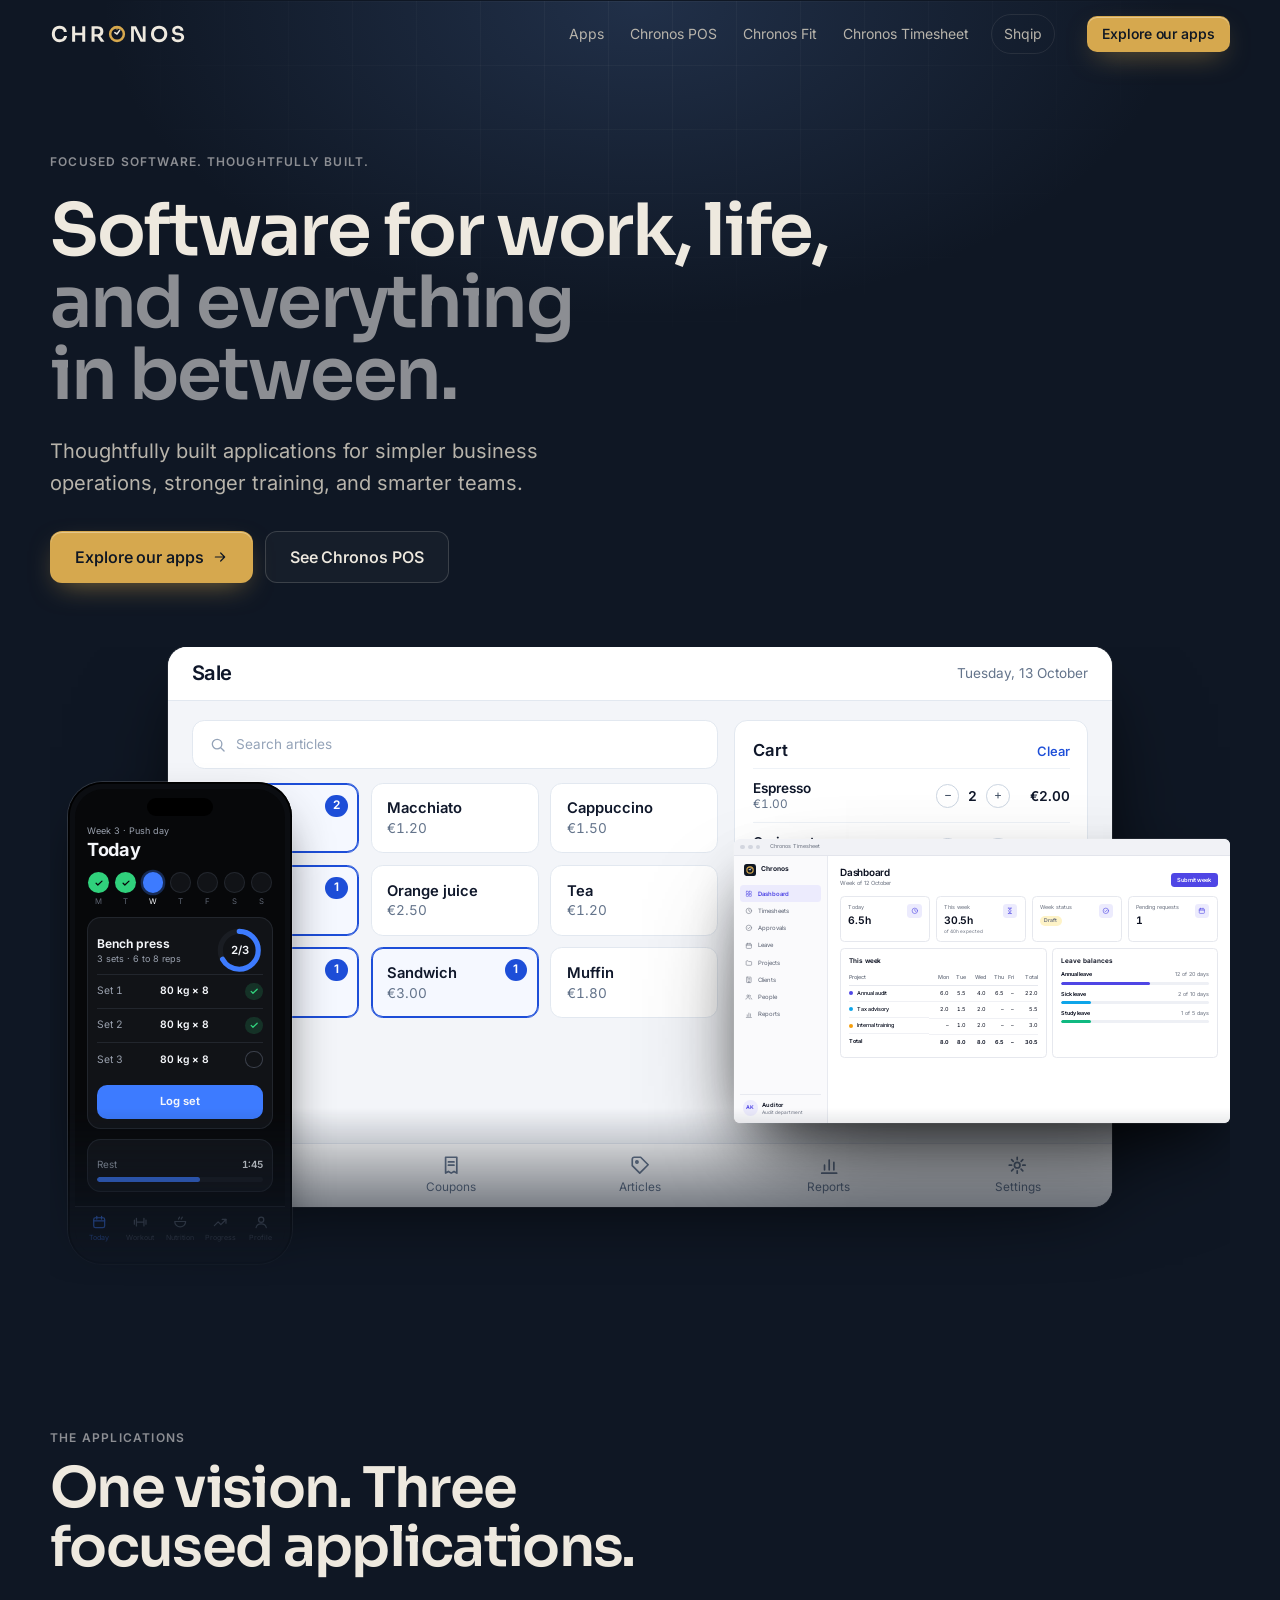
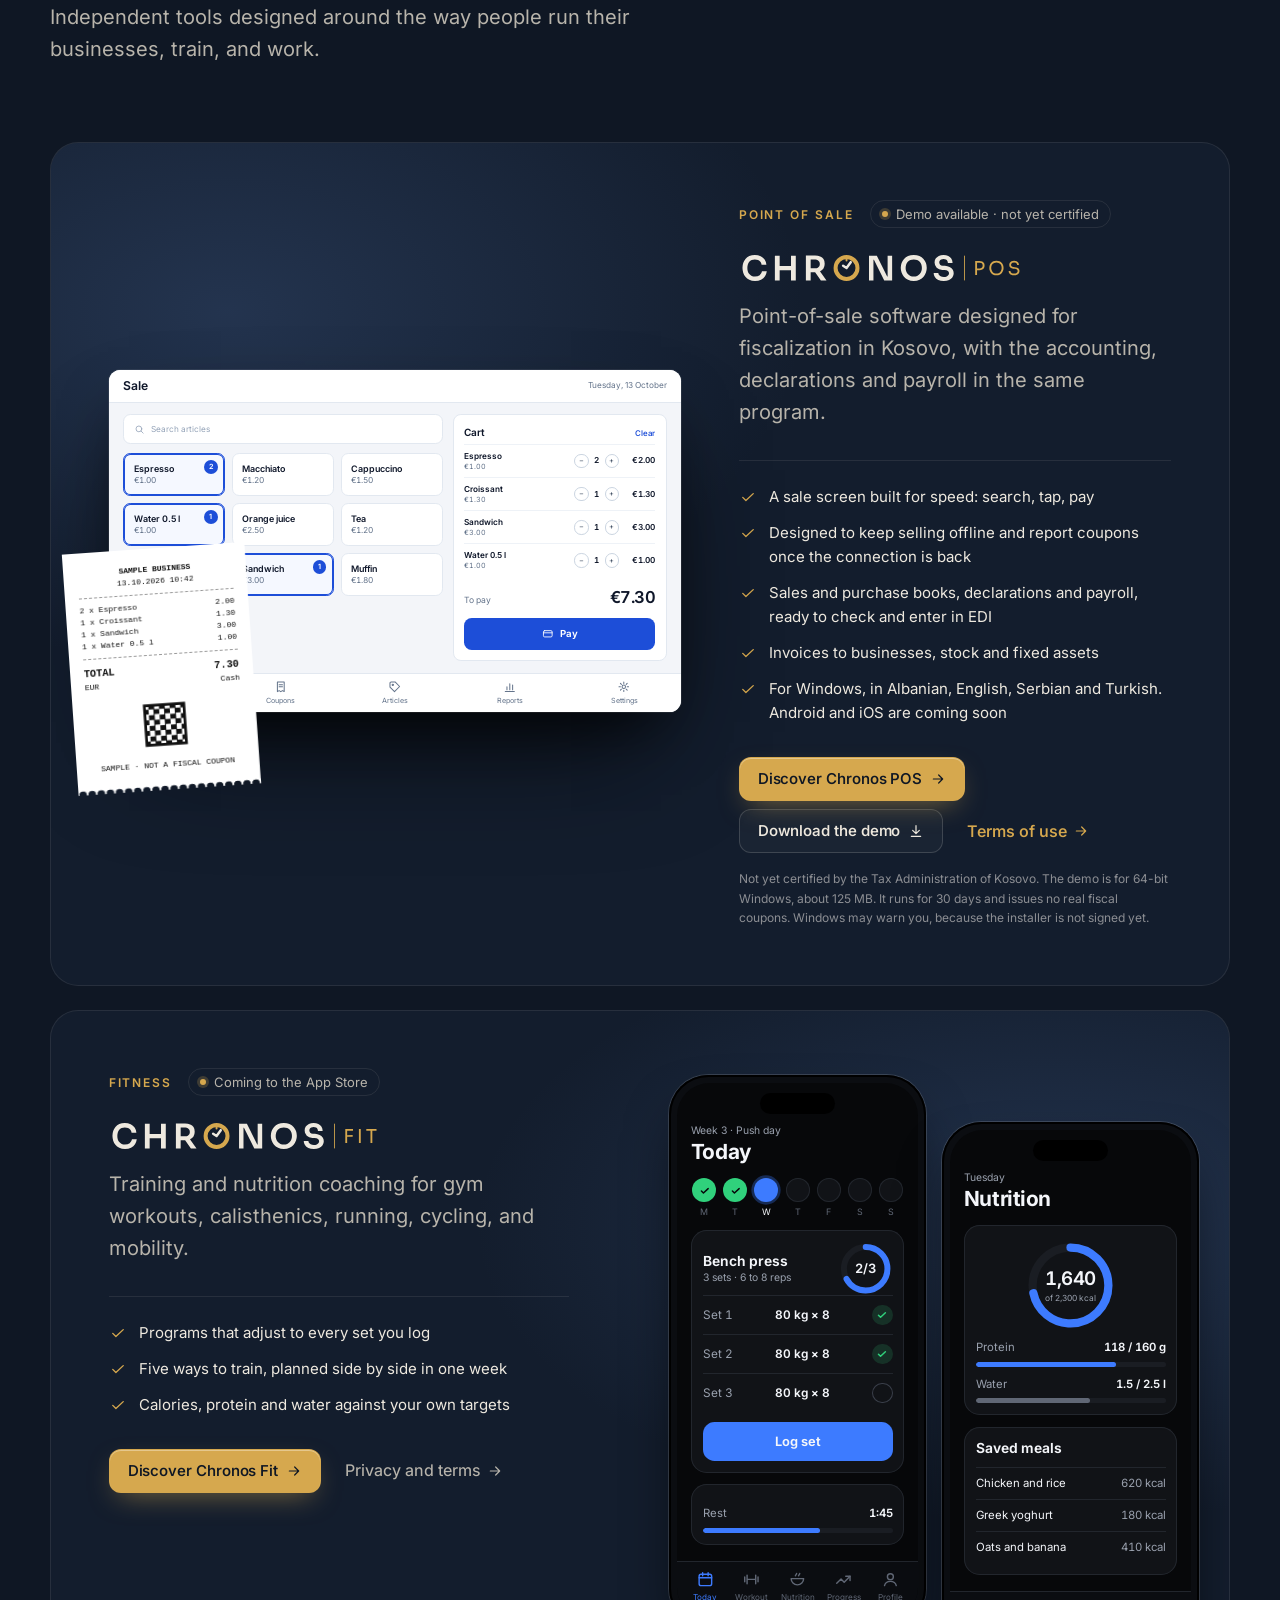
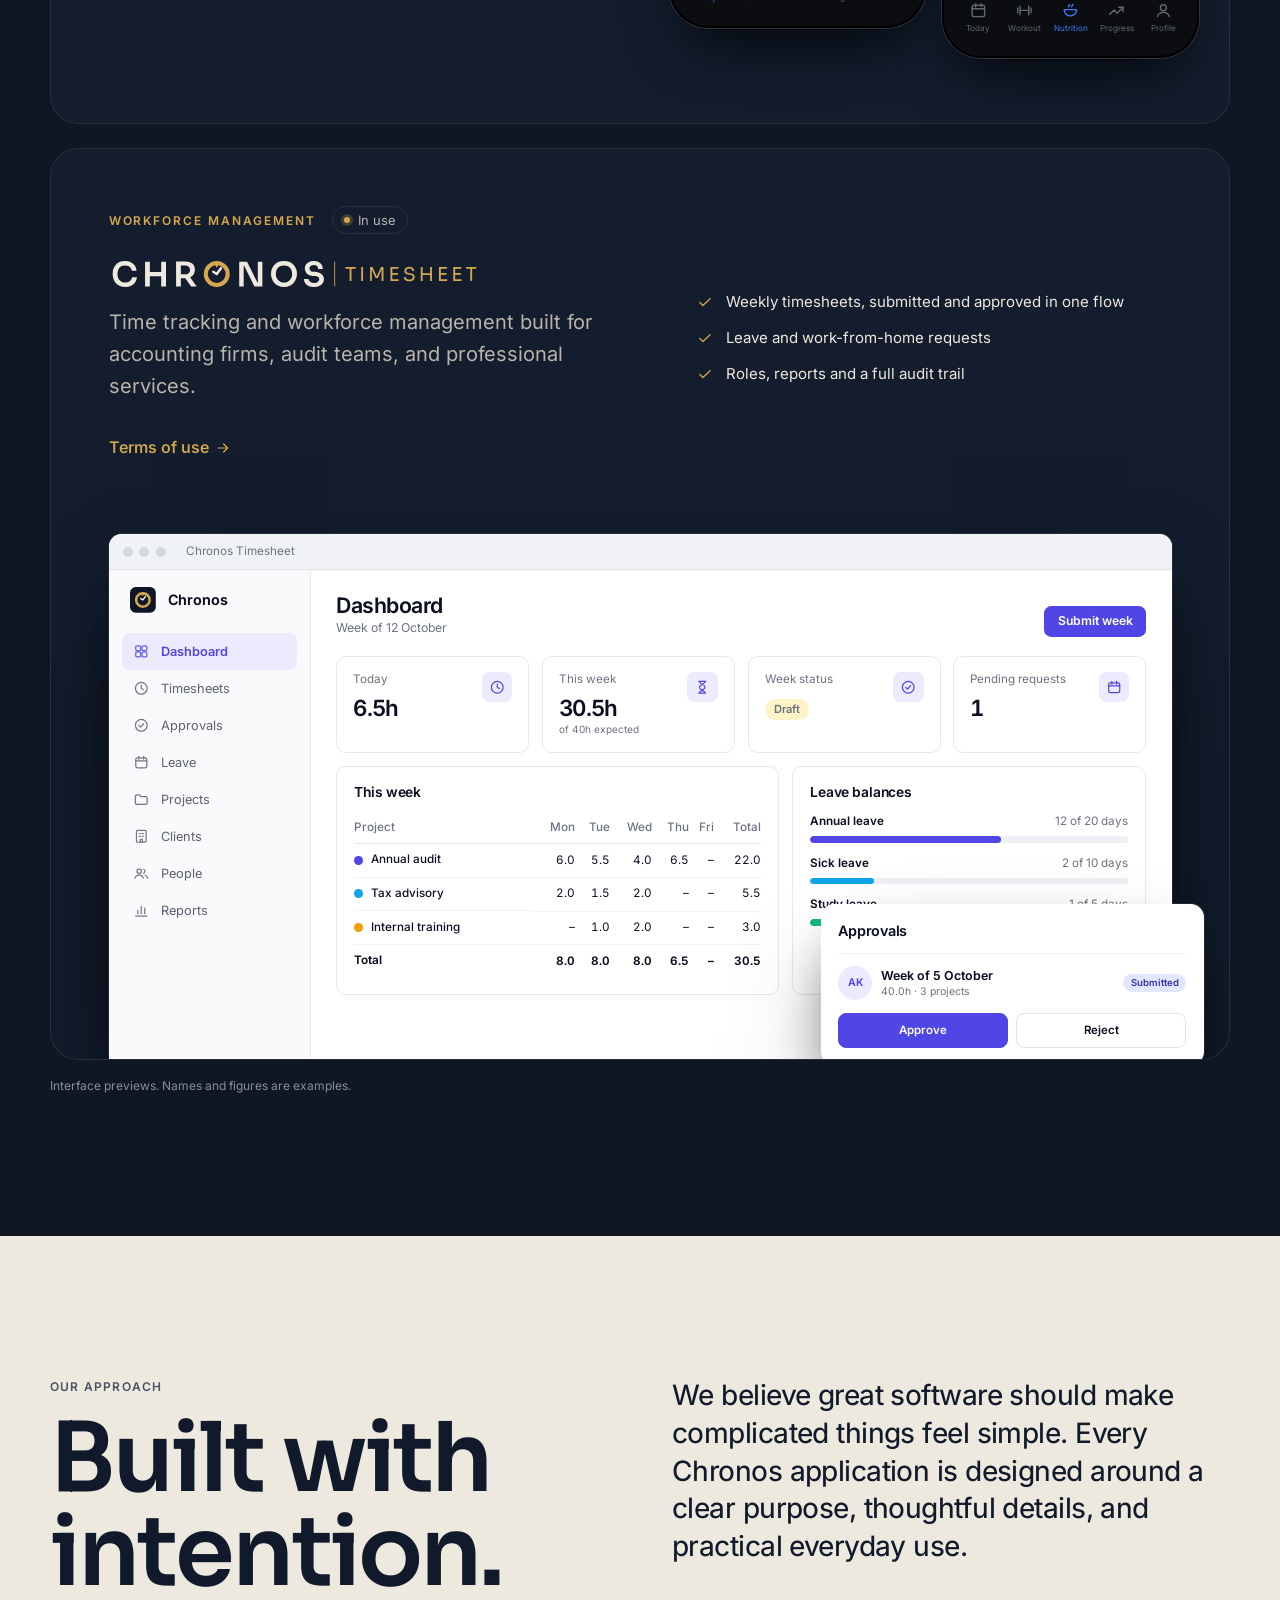
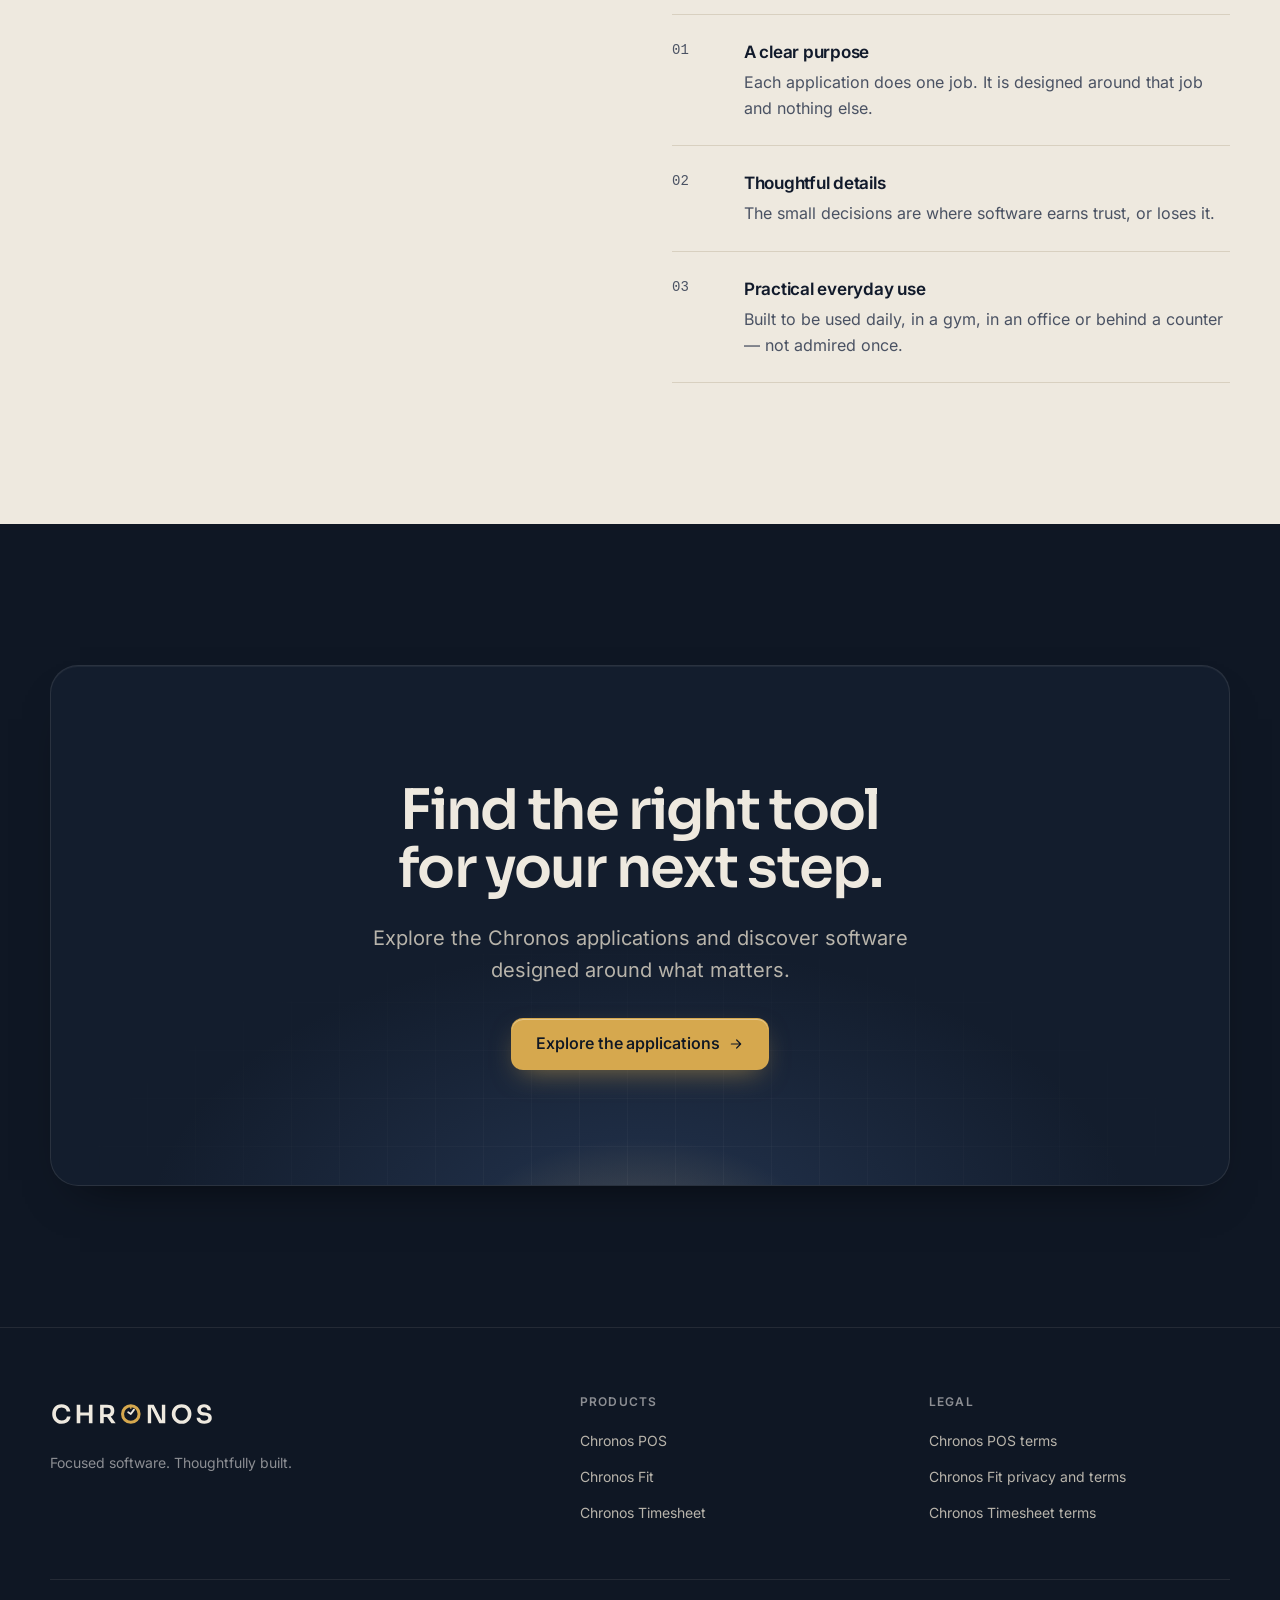
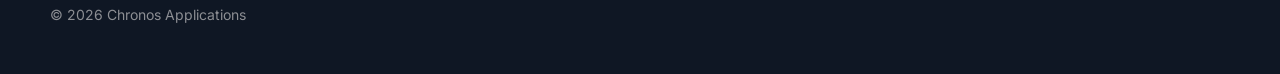
<file: index.html>
<!doctype html>
<html lang="en">
  <head>
    <meta charset="utf-8" />
    <meta name="viewport" content="width=device-width, initial-scale=1" />
    <title>Chronos Applications — Focused software. Thoughtfully built.</title>
    <meta name="description" content="Chronos Applications builds focused software: Chronos POS for point of sale in Kosovo, Chronos Fit for training and nutrition, and Chronos Timesheet for time tracking in professional firms." />
    <meta name="theme-color" content="#0f1724" />
    <link rel="canonical" href="https://chronosapplications.com/" />
    <meta property="og:site_name" content="Chronos Applications" />
    <meta property="og:type" content="website" />
    <meta property="og:title" content="Chronos Applications — Focused software. Thoughtfully built." />
    <meta property="og:description" content="Chronos Applications builds focused software: Chronos POS for point of sale in Kosovo, Chronos Fit for training and nutrition, and Chronos Timesheet for time tracking in professional firms." />
    <meta property="og:url" content="https://chronosapplications.com/" />
    <meta name="twitter:card" content="summary" />
    <link rel="icon" href="./favicon.ico" sizes="32x32" />
    <link rel="icon" href="./assets/brand/favicon.svg" type="image/svg+xml" />
    <link rel="apple-touch-icon" href="./assets/brand/apple-touch-icon.png" />
    <link rel="preload" href="./assets/inter-latin.woff2" as="font" type="font/woff2" crossorigin />
    <link rel="preload" href="./assets/sora-latin.woff2" as="font" type="font/woff2" crossorigin />
    <script>(function (d) { d.classList.add('js'); try { if (!sessionStorage.getItem('chronos-intro') && !(window.matchMedia && matchMedia('(prefers-reduced-motion: reduce)').matches)) { sessionStorage.setItem('chronos-intro', '1'); d.classList.add('intro-play'); setTimeout(function () { if (!d.classList.contains('ui-js')) d.classList.remove('intro-play'); }, 2900); } } catch (e) {} })(document.documentElement);</script>
    <script type="application/ld+json">{"@context":"https://schema.org","@type":"Organization","name":"Chronos Applications","url":"https://chronosapplications.com/","slogan":"Focused software. Thoughtfully built.","description":"Chronos Applications builds focused software: Chronos POS for point of sale in Kosovo, Chronos Fit for training and nutrition, and Chronos Timesheet for time tracking in professional firms."}</script>
    <link rel="alternate" hreflang="en" href="https://chronosapplications.com/" />
    <link rel="alternate" hreflang="sq" href="https://chronosapplications.com/index.sq.html" />
    <link rel="alternate" hreflang="x-default" href="https://chronosapplications.com/" />
    <link rel="stylesheet" href="./assets/site.css" />
    <link rel="stylesheet" href="./assets/ui.css" />
    <script src="./assets/ui.js" defer></script>
  </head>
  <body class="ui">
    <div class="intro" aria-hidden="true">
      <div class="intro-bg"></div>
      <div class="intro-mark">
        <svg class="intro-logo" viewBox="-5.56 -14.88 883.45 129.48" width="580" height="85" focusable="false">
        <defs>
          <mask id="chi-wipe" maskUnits="userSpaceOnUse" x="360" y="-25" width="140" height="150"><circle class="il-wipe" cx="429.79" cy="49.86" r="44.57" fill="none" stroke="#fff" stroke-width="19" pathLength="100" stroke-dasharray="100" transform="rotate(-90 429.79 49.86)"/></mask>
          <radialGradient id="chi-glow-g"><stop offset="0" stop-color="#D6A84E" stop-opacity="0.5"/><stop offset="1" stop-color="#D6A84E" stop-opacity="0"/></radialGradient>
          <linearGradient id="chi-shine-g" x1="0" x2="1" y1="0" y2="0"><stop offset="0" stop-color="#fff" stop-opacity="0"/><stop offset="0.5" stop-color="#fff6e2" stop-opacity="0.9"/><stop offset="1" stop-color="#fff" stop-opacity="0"/></linearGradient>
          <clipPath id="chi-clip"><use href="#chi-1"/><use href="#chi-2"/><use href="#chi-3"/><use href="#chi-4"/><use href="#chi-5"/><use href="#chi-6"/><use href="#chi-7"/><use href="#chi-8"/><use href="#chi-9"/></clipPath>
        </defs>
        <circle class="il-glow" cx="429.79" cy="49.86" r="120" fill="url(#chi-glow-g)"/>
        <path id="chi-1" class="il-move il-l il-l1" style="--d: 92px" fill="#EEE9DF" d="M57.4 102.6Q43.84 102.6 34.11 97.81Q24.38 93.01 18.29 85.34Q12.19 77.67 9.32 68.63Q6.44 59.59 6.44 51.23V48.22Q6.44 38.9 9.38 29.86Q12.33 20.82 18.49 13.42Q24.66 6.03 34.18 1.58Q43.7 -2.88 56.71 -2.88Q70.27 -2.88 80.34 1.99Q90.41 6.85 96.44 15.68Q102.47 24.52 103.7 36.3H84.11Q83.01 29.45 79.25 24.73Q75.48 20 69.73 17.6Q63.97 15.21 56.71 15.21Q49.32 15.21 43.56 17.74Q37.81 20.27 33.97 24.93Q30.14 29.59 28.15 35.89Q26.16 42.19 26.16 49.86Q26.16 57.26 28.15 63.56Q30.14 69.86 34.11 74.59Q38.08 79.32 43.9 81.92Q49.73 84.52 57.4 84.52Q68.63 84.52 76.37 78.97Q84.11 73.42 85.75 63.42H105.34Q103.97 74.11 98.08 83.01Q92.19 91.92 81.92 97.26Q71.64 102.6 57.4 102.6Z"/>
        <path id="chi-2" class="il-move il-l il-l2" style="--d: 62px" fill="#EEE9DF" d="M203.84 100V58.49H157.67V100H138.22V0H157.67V41.37H203.84V0H223.29V100Z"/>
        <path id="chi-3" class="il-move il-l il-l3" style="--d: 34px" fill="#EEE9DF" d="M264.38 100V-0.68H301.51Q313.56 -0.68 322.4 2.88Q331.23 6.44 336.03 13.7Q340.82 20.96 340.82 31.92V34.11Q340.82 45.21 335.96 52.33Q331.1 59.45 322.33 63.01Q321.92 63.15 321.51 63.29L348.22 100H325.48L301.92 66.58Q301.78 66.58 301.51 66.58H283.84V100ZM283.84 15.89V50.82H303.56Q308.9 50.82 312.81 48.63Q316.71 46.44 318.9 42.47Q321.1 38.49 321.1 33.42Q321.1 28.22 318.9 24.25Q316.71 20.27 312.81 18.08Q308.9 15.89 303.56 15.89Z"/>
        <path id="chi-4" class="il-ring" mask="url(#chi-wipe)" fill="#D6A84E" d="M377.05 49.86a52.74 52.74 0 1 1 105.48 0a52.74 52.74 0 1 1 -105.48 0ZM393.4 49.86a36.39 36.39 0 1 0 72.78 0a36.39 36.39 0 1 0 -72.78 0Z"/>
        <path id="chi-5" class="il-move il-crown" fill="#D6A84E" d="M433.8 19.3L433.8 5.46A4.01 4.01 0 0 0 425.79 5.46L425.79 19.3A4.01 4.01 0 0 0 433.8 19.3Z"/>
        <path id="chi-6" class="il-hands" fill="#EEE9DF" d="M432.52 45.66L418.48 36.54A5.01 5.01 0 0 0 413.03 44.95L427.07 54.06A5.01 5.01 0 0 0 432.52 45.66ZM433.85 52.81L450.96 29.26A5.01 5.01 0 0 0 442.85 23.37L425.74 46.92A5.01 5.01 0 0 0 433.85 52.81Z"/>
        <path id="chi-7" class="il-move il-r il-r1" style="--d: 34px" fill="#EEE9DF" d="M521.23 100V0H553.15L595.21 83.84H596.99V0H615.34V100H583.29L541.23 16.16H539.32V100Z"/>
        <path id="chi-8" class="il-move il-r il-r2" style="--d: 62px" fill="#EEE9DF" d="M703.42 102.6Q689.86 102.6 679.93 97.81Q670 93.01 663.49 85.27Q656.99 77.53 653.77 68.56Q650.55 59.59 650.55 51.23V48.22Q650.55 39.04 653.84 29.93Q657.12 20.82 663.77 13.42Q670.41 6.03 680.27 1.58Q690.14 -2.88 703.42 -2.88Q716.58 -2.88 726.44 1.58Q736.3 6.03 742.95 13.42Q749.59 20.82 752.88 29.93Q756.16 39.04 756.16 48.22V51.23Q756.16 59.59 752.95 68.56Q749.73 77.53 743.22 85.27Q736.71 93.01 726.78 97.81Q716.85 102.6 703.42 102.6ZM703.42 84.52Q711.1 84.52 717.19 81.78Q723.29 79.04 727.6 74.18Q731.92 69.32 734.18 63.08Q736.44 56.85 736.44 49.86Q736.44 42.33 734.18 36.03Q731.92 29.73 727.6 25.07Q723.29 20.41 717.12 17.81Q710.96 15.21 703.42 15.21Q695.75 15.21 689.59 17.81Q683.42 20.41 679.11 25.07Q674.79 29.73 672.53 36.03Q670.27 42.33 670.27 49.86Q670.27 56.85 672.53 63.08Q674.79 69.32 679.11 74.18Q683.42 79.04 689.59 81.78Q695.75 84.52 703.42 84.52Z"/>
        <path id="chi-9" class="il-move il-r il-r3" style="--d: 92px" fill="#EEE9DF" d="M825.48 102.6Q812.19 102.6 803.08 98.36Q793.97 94.11 789.18 86.64Q784.38 79.18 784.38 69.73H803.42Q803.42 73.7 805.62 77.47Q807.81 81.23 812.67 83.56Q817.53 85.89 825.48 85.89Q832.6 85.89 837.4 83.84Q842.19 81.78 844.52 78.42Q846.85 75.07 846.85 70.82Q846.85 65.48 842.33 62.26Q837.81 59.04 828.36 58.22L819.59 57.53Q805.21 56.3 796.64 48.56Q788.08 40.82 788.08 28.08Q788.08 18.49 792.6 11.58Q797.12 4.66 805.27 0.89Q813.42 -2.88 824.38 -2.88Q835.75 -2.88 843.97 1.1Q852.19 5.07 856.71 12.26Q861.23 19.45 861.23 29.18H842.19Q842.19 25.07 840.21 21.58Q838.22 18.08 834.32 15.96Q830.41 13.84 824.38 13.84Q818.63 13.84 814.79 15.75Q810.96 17.67 809.04 20.96Q807.12 24.25 807.12 28.08Q807.12 32.74 810.55 36.23Q813.97 39.73 821.37 40.27L830.14 41.1Q840.82 41.92 848.9 45.62Q856.99 49.32 861.44 55.62Q865.89 61.92 865.89 70.82Q865.89 80.27 860.96 87.47Q856.03 94.66 846.92 98.63Q837.81 102.6 825.48 102.6Z"/>
        <g clip-path="url(#chi-clip)"><rect class="il-shine" x="-5.56" y="-14.88" width="170" height="129.48" fill="url(#chi-shine-g)"/></g>
        </svg>
        <span class="intro-line"></span>
        <p class="intro-tag">Focused software. Thoughtfully built.</p>
      </div>
    </div>
    <a class="skip" href="#main">Skip to content</a>
    <header class="nav" id="top">
      <div class="container nav-in">
        <a class="brand" href="./index.html" aria-label="Chronos Applications, home"><img src="./assets/brand/chronos.svg" width="136" height="20" alt="" /></a>
        <nav class="nav-links" aria-label="Main">
          <a href="#apps">Apps</a>
          <a href="./pos.html">Chronos POS</a>
          <a href="./fit.html">Chronos Fit</a>
          <a href="#timesheet">Chronos Timesheet</a>
          <a class="lang" href="./index.sq.html" hreflang="sq" lang="sq">Shqip</a>
        </nav>
        <a class="btn btn-primary btn-sm nav-cta" href="#apps">Explore our apps</a>
        <details class="menu">
          <summary aria-label="Menu"><svg class="bars" viewBox="0 0 24 24" fill="none" stroke="currentColor" stroke-width="1.8" stroke-linecap="round" stroke-linejoin="round" aria-hidden="true"><path d="M4 8h16M4 16h16"/></svg><svg class="x" viewBox="0 0 24 24" fill="none" stroke="currentColor" stroke-width="1.8" stroke-linecap="round" stroke-linejoin="round" aria-hidden="true"><path d="M6 6l12 12M18 6L6 18"/></svg></summary>
          <nav class="menu-panel" aria-label="Main">
            <a href="#apps">Apps<svg viewBox="0 0 24 24" fill="none" stroke="currentColor" stroke-width="1.8" stroke-linecap="round" stroke-linejoin="round" aria-hidden="true"><path d="M5 12h14M13 6l6 6-6 6"/></svg></a>
            <a href="./pos.html">Chronos POS<svg viewBox="0 0 24 24" fill="none" stroke="currentColor" stroke-width="1.8" stroke-linecap="round" stroke-linejoin="round" aria-hidden="true"><path d="M5 12h14M13 6l6 6-6 6"/></svg></a>
            <a href="./fit.html">Chronos Fit<svg viewBox="0 0 24 24" fill="none" stroke="currentColor" stroke-width="1.8" stroke-linecap="round" stroke-linejoin="round" aria-hidden="true"><path d="M5 12h14M13 6l6 6-6 6"/></svg></a>
            <a href="#timesheet">Chronos Timesheet<svg viewBox="0 0 24 24" fill="none" stroke="currentColor" stroke-width="1.8" stroke-linecap="round" stroke-linejoin="round" aria-hidden="true"><path d="M5 12h14M13 6l6 6-6 6"/></svg></a>
            <a href="./index.sq.html" hreflang="sq" lang="sq">Shqip<svg viewBox="0 0 24 24" fill="none" stroke="currentColor" stroke-width="1.8" stroke-linecap="round" stroke-linejoin="round" aria-hidden="true"><path d="M5 12h14M13 6l6 6-6 6"/></svg></a>
            <a class="btn btn-primary btn-lg" href="#apps">Explore our apps</a>
          </nav>
        </details>
      </div>
      <span class="read-progress" aria-hidden="true"></span>
    </header>

    <main id="main">
      <section class="hero">
        <div class="backdrop"></div>
        <div class="container">
          <div class="hero-copy">
            <p class="label" data-reveal>Focused software. Thoughtfully built.</p>
            <h1 data-reveal style="--i: 1">Software for work, life, <span class="soft">and everything in between.</span></h1>
            <p class="hero-lede" data-reveal style="--i: 2">Thoughtfully built applications for simpler business operations, stronger training, and smarter teams.</p>
            <div class="actions" data-reveal style="--i: 3">
              <a class="btn btn-primary btn-lg" href="#apps">Explore our apps<svg viewBox="0 0 24 24" fill="none" stroke="currentColor" stroke-width="1.8" stroke-linecap="round" stroke-linejoin="round" aria-hidden="true"><path d="M5 12h14M13 6l6 6-6 6"/></svg></a>
              <a class="btn btn-lg" href="./pos.html">See Chronos POS</a>
            </div>
          </div>
          <div class="stage" data-pause>
            <div class="scale s-desk" role="img" aria-label="Preview of the Chronos POS sale screen: articles on the left, the cart and the amount to pay on the right."><div aria-hidden="true"><div class="mock pos">
      <div class="pos-top"><b>Sale</b><span>Tuesday, 13 October</span></div>
      <div class="pos-body">
        <div>
          <div class="pos-search"><svg viewBox="0 0 24 24" fill="none" stroke="currentColor" stroke-width="1.8" stroke-linecap="round" stroke-linejoin="round" aria-hidden="true"><circle cx="11" cy="11" r="6.5"/><path d="M16 16l4.5 4.5"/></svg>Search articles</div>
          <div class="pos-grid"><div class="pos-item on"><b>Espresso</b><span>€1.00</span><i>2</i></div><div class="pos-item"><b>Macchiato</b><span>€1.20</span></div><div class="pos-item"><b>Cappuccino</b><span>€1.50</span></div><div class="pos-item on"><b>Water 0.5 l</b><span>€1.00</span><i>1</i></div><div class="pos-item"><b>Orange juice</b><span>€2.50</span></div><div class="pos-item"><b>Tea</b><span>€1.20</span></div><div class="pos-item on"><b>Croissant</b><span>€1.30</span><i>1</i></div><div class="pos-item on"><b>Sandwich</b><span>€3.00</span><i>1</i></div><div class="pos-item"><b>Muffin</b><span>€1.80</span></div></div>
        </div>
        <div class="pos-cart">
          <div class="pos-cart-head"><b>Cart</b><span>Clear</span></div>
          <div class="pos-line"><span class="pos-name"><b>Espresso</b><small>€1.00</small></span><span class="pos-step"><i>−</i><b>2</b><i>+</i></span><span class="pos-amt">€2.00</span></div><div class="pos-line"><span class="pos-name"><b>Croissant</b><small>€1.30</small></span><span class="pos-step"><i>−</i><b>1</b><i>+</i></span><span class="pos-amt">€1.30</span></div><div class="pos-line"><span class="pos-name"><b>Sandwich</b><small>€3.00</small></span><span class="pos-step"><i>−</i><b>1</b><i>+</i></span><span class="pos-amt">€3.00</span></div><div class="pos-line"><span class="pos-name"><b>Water 0.5 l</b><small>€1.00</small></span><span class="pos-step"><i>−</i><b>1</b><i>+</i></span><span class="pos-amt">€1.00</span></div>
          <div class="pos-total"><span>To pay</span><b>€7.30</b></div>
          <div class="pos-pay"><svg viewBox="0 0 24 24" fill="none" stroke="currentColor" stroke-width="1.8" stroke-linecap="round" stroke-linejoin="round" aria-hidden="true"><rect x="3" y="5.5" width="18" height="13" rx="2.5"/><path d="M3 10h18"/></svg>Pay</div>
        </div>
      </div>
      <div class="pos-tabs"><span class="on"><svg viewBox="0 0 24 24" fill="none" stroke="currentColor" stroke-width="1.8" stroke-linecap="round" stroke-linejoin="round" aria-hidden="true"><path d="M3 4.500h2.500l2.2 10.500h9.800l2-7.500H7"/><circle cx="9" cy="19" r="1.3"/><circle cx="17" cy="19" r="1.3"/></svg><em>Sale</em></span><span><svg viewBox="0 0 24 24" fill="none" stroke="currentColor" stroke-width="1.8" stroke-linecap="round" stroke-linejoin="round" aria-hidden="true"><path d="M6 3.500h12v17l-3-1.8-3 1.8-3-1.8-3 1.800z"/><path d="M9 8.500h6M9 12h6"/></svg><em>Coupons</em></span><span><svg viewBox="0 0 24 24" fill="none" stroke="currentColor" stroke-width="1.8" stroke-linecap="round" stroke-linejoin="round" aria-hidden="true"><path d="M3.5 12.500v-7a2 2 0 0 1 2-2h7l8 8-9 9z"/><circle cx="8.5" cy="8.5" r="1.2"/></svg><em>Articles</em></span><span><svg viewBox="0 0 24 24" fill="none" stroke="currentColor" stroke-width="1.8" stroke-linecap="round" stroke-linejoin="round" aria-hidden="true"><path d="M4 20.500h16M7 17v-5M12 17V6.500M17 17v-8"/></svg><em>Reports</em></span><span><svg viewBox="0 0 24 24" fill="none" stroke="currentColor" stroke-width="1.8" stroke-linecap="round" stroke-linejoin="round" aria-hidden="true"><circle cx="12" cy="12" r="3"/><path d="M12 3.500v2.500M12 18v2.500M3.5 12H6M18 12h2.500M6 6l1.8 1.800M16.2 16.200L18 18M18 6l-1.8 1.800M7.8 16.200L6 18"/></svg><em>Settings</em></span></div>
    </div></div></div>
            <div class="scale s-phone" role="img" aria-label="Preview of the Chronos Fit Today screen: the week, the exercise in hand and its sets."><div aria-hidden="true"><div class="mock phone"><div class="phone-screen">
      <p class="ph-sub">Week 3 · Push day</p>
      <p class="ph-title">Today</p>
      <div class="ph-week"><div class="ph-day done"><i><svg viewBox="0 0 24 24" fill="none" stroke="currentColor" stroke-width="1.8" stroke-linecap="round" stroke-linejoin="round" aria-hidden="true"><path d="M5 12.5l4.2 4.2L19 7.5"/></svg></i>M</div><div class="ph-day done"><i><svg viewBox="0 0 24 24" fill="none" stroke="currentColor" stroke-width="1.8" stroke-linecap="round" stroke-linejoin="round" aria-hidden="true"><path d="M5 12.5l4.2 4.2L19 7.5"/></svg></i>T</div><div class="ph-day now"><i></i>W</div><div class="ph-day"><i></i>T</div><div class="ph-day"><i></i>F</div><div class="ph-day"><i></i>S</div><div class="ph-day"><i></i>S</div></div>
      <div class="ph-card">
        <div class="ph-row">
          <div><p class="ph-name">Bench press</p><p class="ph-sub">3 sets · 6 to 8 reps</p></div>
          <div class="ph-ring"><svg viewBox="0 0 54 54"><circle cx="27" cy="27" r="22" fill="none" stroke="#1a1d23" stroke-width="6"/><circle cx="27" cy="27" r="22" fill="none" stroke="#3d7bff" stroke-width="6" stroke-linecap="round" stroke-dasharray="138.2" stroke-dashoffset="46"/></svg><b>2/3</b></div>
        </div>
        <div class="ph-set"><span>Set 1</span><b>80 kg × 8</b><span class="ph-ok"><svg viewBox="0 0 24 24" fill="none" stroke="currentColor" stroke-width="1.8" stroke-linecap="round" stroke-linejoin="round" aria-hidden="true"><path d="M5 12.5l4.2 4.2L19 7.5"/></svg></span></div><div class="ph-set"><span>Set 2</span><b>80 kg × 8</b><span class="ph-ok"><svg viewBox="0 0 24 24" fill="none" stroke="currentColor" stroke-width="1.8" stroke-linecap="round" stroke-linejoin="round" aria-hidden="true"><path d="M5 12.5l4.2 4.2L19 7.5"/></svg></span></div><div class="ph-set"><span>Set 3</span><b>80 kg × 8</b><span class="ph-ok empty"></span></div>
        <div class="ph-btn">Log set</div>
      </div>
      <div class="ph-card">
        <div class="ph-meter"><div><span>Rest</span><b>1:45</b></div><div class="ph-bar live"><i style="width: 62%"></i></div></div>
      </div>
      <div class="ph-tabs"><span class="on"><svg viewBox="0 0 24 24" fill="none" stroke="currentColor" stroke-width="1.8" stroke-linecap="round" stroke-linejoin="round" aria-hidden="true"><rect x="4" y="5.5" width="16" height="14.5" rx="2.5"/><path d="M4 10h16M8.5 3.5v4M15.5 3.5v4"/></svg><em>Today</em></span><span><svg viewBox="0 0 24 24" fill="none" stroke="currentColor" stroke-width="1.8" stroke-linecap="round" stroke-linejoin="round" aria-hidden="true"><path d="M6.5 6.5v11M17.5 6.5v11M3.5 9v6M20.5 9v6M6.5 12h11"/></svg><em>Workout</em></span><span><svg viewBox="0 0 24 24" fill="none" stroke="currentColor" stroke-width="1.8" stroke-linecap="round" stroke-linejoin="round" aria-hidden="true"><path d="M4 11h16a8 8 0 0 1-16 0z"/><path d="M9.5 7.5c0-1.5 1.5-1.5 1.5-3M13.5 7.5c0-1.5 1.5-1.5 1.5-3"/></svg><em>Nutrition</em></span><span><svg viewBox="0 0 24 24" fill="none" stroke="currentColor" stroke-width="1.8" stroke-linecap="round" stroke-linejoin="round" aria-hidden="true"><path d="M3.5 17l5.5-5.5 4 4L20.5 8"/><path d="M15 8h5.5v5.5"/></svg><em>Progress</em></span><span><svg viewBox="0 0 24 24" fill="none" stroke="currentColor" stroke-width="1.8" stroke-linecap="round" stroke-linejoin="round" aria-hidden="true"><circle cx="12" cy="8.5" r="3.8"/><path d="M4.5 20c.8-3.6 3.8-5.5 7.5-5.5s6.7 1.9 7.5 5.5"/></svg><em>Profile</em></span></div>
    </div></div></div></div>
            <div class="scale s-pos" role="img" aria-label="Preview of the Chronos Timesheet dashboard: hours this week, the week’s status, projects and leave balances."><div aria-hidden="true"><div class="mock win">
      <div class="win-bar"><i></i><i></i><i></i><span>Chronos Timesheet</span></div>
      <div class="ts">
        <div class="ts-side">
          <div class="ts-brand"><svg viewBox="0 0 1024 1024" aria-hidden="true"><rect width="1024" height="1024" rx="229.07" fill="#0F1724"/><path fill="#D6A84E" d="M194.56 512a317.44 317.44 0 1 1 634.88 0a317.44 317.44 0 1 1 -634.88 0ZM292.97 512a219.03 219.03 0 1 0 438.07 0a219.03 219.03 0 1 0 -438.07 0Z"/><path fill="#D6A84E" d="M536.13 328.01L536.13 244.72A24.13 24.13 0 0 0 487.87 244.72L487.87 328.01A24.13 24.13 0 0 0 536.13 328.01Z"/><path fill="#EEE9DF" d="M528.42 486.71L443.92 431.83A30.16 30.16 0 0 0 411.07 482.42L495.58 537.29A30.16 30.16 0 0 0 528.42 486.71ZM536.4 529.73L639.39 387.96A30.16 30.16 0 0 0 590.6 352.51L487.6 494.27A30.16 30.16 0 0 0 536.4 529.73Z"/></svg>Chronos</div>
          <ul class="ts-nav"><li class="on"><svg viewBox="0 0 24 24" fill="none" stroke="currentColor" stroke-width="1.8" stroke-linecap="round" stroke-linejoin="round" aria-hidden="true"><rect x="4" y="4" width="7" height="7" rx="1.5"/><rect x="13" y="4" width="7" height="7" rx="1.5"/><rect x="4" y="13" width="7" height="7" rx="1.5"/><rect x="13" y="13" width="7" height="7" rx="1.5"/></svg>Dashboard</li><li><svg viewBox="0 0 24 24" fill="none" stroke="currentColor" stroke-width="1.8" stroke-linecap="round" stroke-linejoin="round" aria-hidden="true"><circle cx="12" cy="12" r="8.5"/><path d="M12 7.500V12l3 2"/></svg>Timesheets</li><li><svg viewBox="0 0 24 24" fill="none" stroke="currentColor" stroke-width="1.8" stroke-linecap="round" stroke-linejoin="round" aria-hidden="true"><circle cx="12" cy="12" r="8.5"/><path d="M8.5 12.200l2.4 2.4 4.6-4.9"/></svg>Approvals</li><li><svg viewBox="0 0 24 24" fill="none" stroke="currentColor" stroke-width="1.8" stroke-linecap="round" stroke-linejoin="round" aria-hidden="true"><rect x="4" y="5.5" width="16" height="14.5" rx="2.5"/><path d="M4 10h16M8.5 3.5v4M15.5 3.5v4"/></svg>Leave</li><li><svg viewBox="0 0 24 24" fill="none" stroke="currentColor" stroke-width="1.8" stroke-linecap="round" stroke-linejoin="round" aria-hidden="true"><path d="M3.5 7.500a2 2 0 0 1 2-2h4l2 2.500h7a2 2 0 0 1 2 2v7.500a2 2 0 0 1-2 2h-13a2 2 0 0 1-2-2z"/></svg>Projects</li><li><svg viewBox="0 0 24 24" fill="none" stroke="currentColor" stroke-width="1.8" stroke-linecap="round" stroke-linejoin="round" aria-hidden="true"><rect x="5" y="3.5" width="14" height="17" rx="1.5"/><path d="M9 8h1.500M13.5 8H15M9 12h1.500M13.5 12H15M10.5 20.500v-4h3v4"/></svg>Clients</li><li><svg viewBox="0 0 24 24" fill="none" stroke="currentColor" stroke-width="1.8" stroke-linecap="round" stroke-linejoin="round" aria-hidden="true"><circle cx="9" cy="9" r="3.2"/><path d="M3 19c.6-3 3-4.5 6-4.500s5.4 1.5 6 4.5"/><path d="M15.5 6.200a3.2 3.2 0 0 1 0 5.600M17.5 14.800c2 .600 3.2 2 3.6 4.2"/></svg>People</li><li><svg viewBox="0 0 24 24" fill="none" stroke="currentColor" stroke-width="1.8" stroke-linecap="round" stroke-linejoin="round" aria-hidden="true"><path d="M4 20.500h16M7 17v-5M12 17V6.500M17 17v-8"/></svg>Reports</li></ul>
          <div class="ts-user"><span>AK</span><div><b>Auditor</b><small>Audit department</small></div></div>
        </div>
        <div class="ts-main">
          <div class="ts-head"><div><b>Dashboard</b><small>Week of 12 October</small></div><span class="ts-pill">Submit week</span></div>
          <div class="ts-kpis">
            <div class="ts-card ts-kpi"><div><span>Today</span><b>6.5h</b><small>&nbsp;</small></div><i><svg viewBox="0 0 24 24" fill="none" stroke="currentColor" stroke-width="1.8" stroke-linecap="round" stroke-linejoin="round" aria-hidden="true"><circle cx="12" cy="12" r="8.5"/><path d="M12 7.500V12l3 2"/></svg></i></div>
            <div class="ts-card ts-kpi"><div><span>This week</span><b>30.5h</b><small>of 40h expected</small></div><i><svg viewBox="0 0 24 24" fill="none" stroke="currentColor" stroke-width="1.8" stroke-linecap="round" stroke-linejoin="round" aria-hidden="true"><path d="M7 3.500h10M7 20.500h10M8 3.500c0 4.5 8 4 8 8.500s-8 4-8 8.500M16 3.500c0 4.5-8 4-8 8.500s8 4 8 8.5"/></svg></i></div>
            <div class="ts-card ts-kpi"><div><span>Week status</span><b><span class="ts-badge">Draft</span></b><small>&nbsp;</small></div><i><svg viewBox="0 0 24 24" fill="none" stroke="currentColor" stroke-width="1.8" stroke-linecap="round" stroke-linejoin="round" aria-hidden="true"><circle cx="12" cy="12" r="8.5"/><path d="M8.5 12.200l2.4 2.4 4.6-4.9"/></svg></i></div>
            <div class="ts-card ts-kpi"><div><span>Pending requests</span><b>1</b><small>&nbsp;</small></div><i><svg viewBox="0 0 24 24" fill="none" stroke="currentColor" stroke-width="1.8" stroke-linecap="round" stroke-linejoin="round" aria-hidden="true"><rect x="4" y="5.5" width="16" height="14.5" rx="2.5"/><path d="M4 10h16M8.5 3.5v4M15.5 3.5v4"/></svg></i></div>
          </div>
          <div class="ts-cols">
            <div class="ts-card ts-box">
              <b>This week</b>
              <table class="ts-table">
                <tr><th>Project</th><th>Mon</th><th>Tue</th><th>Wed</th><th>Thu</th><th>Fri</th><th>Total</th></tr>
                <tr><td><i style="background: #4f46e5"></i>Annual audit</td><td>6.0</td><td>5.5</td><td>4.0</td><td>6.5</td><td>–</td><td>22.0</td></tr>
                <tr><td><i style="background: #0ea5e9"></i>Tax advisory</td><td>2.0</td><td>1.5</td><td>2.0</td><td>–</td><td>–</td><td>5.5</td></tr>
                <tr><td><i style="background: #f59e0b"></i>Internal training</td><td>–</td><td>1.0</td><td>2.0</td><td>–</td><td>–</td><td>3.0</td></tr>
                <tr><td>Total</td><td>8.0</td><td>8.0</td><td>8.0</td><td>6.5</td><td>–</td><td>30.5</td></tr>
              </table>
            </div>
            <div class="ts-card ts-box">
              <b>Leave balances</b>
              <div class="ts-leave"><div><b>Annual leave</b><span>12 of 20 days</span></div><div class="ts-track"><i style="width: 60%; background: #4f46e5"></i></div></div>
              <div class="ts-leave"><div><b>Sick leave</b><span>2 of 10 days</span></div><div class="ts-track"><i style="width: 20%; background: #0ea5e9"></i></div></div>
              <div class="ts-leave"><div><b>Study leave</b><span>1 of 5 days</span></div><div class="ts-track"><i style="width: 20%; background: #10b981"></i></div></div>
            </div>
          </div>
        </div>
      </div>
    </div></div></div>
          </div>
        </div>
      </section>

      <section class="section" id="apps">
        <div class="container">
          <div class="head" data-reveal>
          <p class="label">The applications</p>
          <h2>One vision. Three focused applications.</h2>
          <p>Independent tools designed around the way people run their businesses, train, and work.</p>
        </div>
          <div class="products">
          <article class="product p-pos" id="pos" style="--accent: var(--gold)" data-reveal data-anim data-spot>
            <div class="visual" data-pause>
              <div class="scale v-pos" role="img" aria-label="Preview of the Chronos POS sale screen: articles on the left, the cart and the amount to pay on the right."><div aria-hidden="true"><div class="mock pos">
      <div class="pos-top"><b>Sale</b><span>Tuesday, 13 October</span></div>
      <div class="pos-body">
        <div>
          <div class="pos-search"><svg viewBox="0 0 24 24" fill="none" stroke="currentColor" stroke-width="1.8" stroke-linecap="round" stroke-linejoin="round" aria-hidden="true"><circle cx="11" cy="11" r="6.5"/><path d="M16 16l4.5 4.5"/></svg>Search articles</div>
          <div class="pos-grid"><div class="pos-item on"><b>Espresso</b><span>€1.00</span><i>2</i></div><div class="pos-item"><b>Macchiato</b><span>€1.20</span></div><div class="pos-item"><b>Cappuccino</b><span>€1.50</span></div><div class="pos-item on"><b>Water 0.5 l</b><span>€1.00</span><i>1</i></div><div class="pos-item"><b>Orange juice</b><span>€2.50</span></div><div class="pos-item"><b>Tea</b><span>€1.20</span></div><div class="pos-item on"><b>Croissant</b><span>€1.30</span><i>1</i></div><div class="pos-item on"><b>Sandwich</b><span>€3.00</span><i>1</i></div><div class="pos-item"><b>Muffin</b><span>€1.80</span></div></div>
        </div>
        <div class="pos-cart">
          <div class="pos-cart-head"><b>Cart</b><span>Clear</span></div>
          <div class="pos-line"><span class="pos-name"><b>Espresso</b><small>€1.00</small></span><span class="pos-step"><i>−</i><b>2</b><i>+</i></span><span class="pos-amt">€2.00</span></div><div class="pos-line"><span class="pos-name"><b>Croissant</b><small>€1.30</small></span><span class="pos-step"><i>−</i><b>1</b><i>+</i></span><span class="pos-amt">€1.30</span></div><div class="pos-line"><span class="pos-name"><b>Sandwich</b><small>€3.00</small></span><span class="pos-step"><i>−</i><b>1</b><i>+</i></span><span class="pos-amt">€3.00</span></div><div class="pos-line"><span class="pos-name"><b>Water 0.5 l</b><small>€1.00</small></span><span class="pos-step"><i>−</i><b>1</b><i>+</i></span><span class="pos-amt">€1.00</span></div>
          <div class="pos-total"><span>To pay</span><b>€7.30</b></div>
          <div class="pos-pay"><svg viewBox="0 0 24 24" fill="none" stroke="currentColor" stroke-width="1.8" stroke-linecap="round" stroke-linejoin="round" aria-hidden="true"><rect x="3" y="5.5" width="18" height="13" rx="2.5"/><path d="M3 10h18"/></svg>Pay</div>
        </div>
      </div>
      <div class="pos-tabs"><span class="on"><svg viewBox="0 0 24 24" fill="none" stroke="currentColor" stroke-width="1.8" stroke-linecap="round" stroke-linejoin="round" aria-hidden="true"><path d="M3 4.500h2.500l2.2 10.500h9.800l2-7.500H7"/><circle cx="9" cy="19" r="1.3"/><circle cx="17" cy="19" r="1.3"/></svg><em>Sale</em></span><span><svg viewBox="0 0 24 24" fill="none" stroke="currentColor" stroke-width="1.8" stroke-linecap="round" stroke-linejoin="round" aria-hidden="true"><path d="M6 3.500h12v17l-3-1.8-3 1.8-3-1.8-3 1.800z"/><path d="M9 8.500h6M9 12h6"/></svg><em>Coupons</em></span><span><svg viewBox="0 0 24 24" fill="none" stroke="currentColor" stroke-width="1.8" stroke-linecap="round" stroke-linejoin="round" aria-hidden="true"><path d="M3.5 12.500v-7a2 2 0 0 1 2-2h7l8 8-9 9z"/><circle cx="8.5" cy="8.5" r="1.2"/></svg><em>Articles</em></span><span><svg viewBox="0 0 24 24" fill="none" stroke="currentColor" stroke-width="1.8" stroke-linecap="round" stroke-linejoin="round" aria-hidden="true"><path d="M4 20.500h16M7 17v-5M12 17V6.500M17 17v-8"/></svg><em>Reports</em></span><span><svg viewBox="0 0 24 24" fill="none" stroke="currentColor" stroke-width="1.8" stroke-linecap="round" stroke-linejoin="round" aria-hidden="true"><circle cx="12" cy="12" r="3"/><path d="M12 3.500v2.500M12 18v2.500M3.5 12H6M18 12h2.500M6 6l1.8 1.800M16.2 16.200L18 18M18 6l-1.8 1.800M7.8 16.200L6 18"/></svg><em>Settings</em></span></div>
    </div></div></div>
              <div class="scale v-receipt" role="img" aria-label="Preview of a receipt layout, marked as a sample."><div aria-hidden="true"><div class="mock receipt">
      <p class="c"><b>SAMPLE BUSINESS</b></p>
      <p class="c">13.10.2026 10:42</p>
      <div class="rule"></div>
      <p class="r"><span>2 x Espresso</span><span>2.00</span></p><p class="r"><span>1 x Croissant</span><span>1.30</span></p><p class="r"><span>1 x Sandwich</span><span>3.00</span></p><p class="r"><span>1 x Water 0.5 l</span><span>1.00</span></p>
      <div class="rule"></div>
      <p class="r t"><span>TOTAL</span><span>7.30</span></p>
      <p class="r"><span>EUR</span><span>Cash</span></p>
      <div class="qr"></div>
      <p class="c" style="margin-top: 1em">SAMPLE · NOT A FISCAL COUPON</p>
    </div></div></div>
            </div>
            <div class="product-copy">
              <div class="product-top"><p class="label label-accent">Point of sale</p><span class="status">Demo available · not yet certified</span></div>
              <h3><img class="lockup" src="./assets/brand/chronos-pos.svg" width="285" height="32" alt="Chronos POS" /></h3>
              <p class="desc">Point-of-sale software designed for fiscalization in Kosovo, with the accounting, declarations and payroll in the same program.</p>
              <ul class="points" data-reveal data-stagger>
              <li><svg viewBox="0 0 24 24" fill="none" stroke="currentColor" stroke-width="1.8" stroke-linecap="round" stroke-linejoin="round" aria-hidden="true"><path d="M5 12.5l4.2 4.2L19 7.5"/></svg><span>A sale screen built for speed: search, tap, pay</span></li>
              <li><svg viewBox="0 0 24 24" fill="none" stroke="currentColor" stroke-width="1.8" stroke-linecap="round" stroke-linejoin="round" aria-hidden="true"><path d="M5 12.5l4.2 4.2L19 7.5"/></svg><span>Designed to keep selling offline and report coupons once the connection is back</span></li>
              <li><svg viewBox="0 0 24 24" fill="none" stroke="currentColor" stroke-width="1.8" stroke-linecap="round" stroke-linejoin="round" aria-hidden="true"><path d="M5 12.5l4.2 4.2L19 7.5"/></svg><span>Sales and purchase books, declarations and payroll, ready to check and enter in EDI</span></li>
              <li><svg viewBox="0 0 24 24" fill="none" stroke="currentColor" stroke-width="1.8" stroke-linecap="round" stroke-linejoin="round" aria-hidden="true"><path d="M5 12.5l4.2 4.2L19 7.5"/></svg><span>Invoices to businesses, stock and fixed assets</span></li>
              <li><svg viewBox="0 0 24 24" fill="none" stroke="currentColor" stroke-width="1.8" stroke-linecap="round" stroke-linejoin="round" aria-hidden="true"><path d="M5 12.5l4.2 4.2L19 7.5"/></svg><span>For Windows, in Albanian, English, Serbian and Turkish. Android and iOS are coming soon</span></li>
            </ul>
              <div class="product-cta"><a class="btn btn-primary" href="./pos.html">Discover Chronos POS<svg viewBox="0 0 24 24" fill="none" stroke="currentColor" stroke-width="1.8" stroke-linecap="round" stroke-linejoin="round" aria-hidden="true"><path d="M5 12h14M13 6l6 6-6 6"/></svg></a><a class="btn" href="https://download.chronosapplications.com/ChronosPOS-Setup.exe">Download the demo<svg class="i-down" viewBox="0 0 24 24" fill="none" stroke="currentColor" stroke-width="1.8" stroke-linecap="round" stroke-linejoin="round" aria-hidden="true"><path d="M12 4v11M7 11l5 5 5-5M5 20h14"/></svg></a><a class="link" href="./pos-terms.html">Terms of use<svg viewBox="0 0 24 24" fill="none" stroke="currentColor" stroke-width="1.8" stroke-linecap="round" stroke-linejoin="round" aria-hidden="true"><path d="M5 12h14M13 6l6 6-6 6"/></svg></a></div>
              <p class="caption">Not yet certified by the Tax Administration of Kosovo. The demo is for 64-bit Windows, about 125 MB. It runs for 30 days and issues no real fiscal coupons. Windows may warn you, because the installer is not signed yet.</p>
            </div>
          </article>
          <article class="product p-fit" id="fit" style="--accent: var(--gold)" data-reveal data-anim data-spot>
            <div class="product-copy">
              <div class="product-top"><p class="label label-accent">Fitness</p><span class="status">Coming to the App Store</span></div>
              <h3><img class="lockup" src="./assets/brand/chronos-fit.svg" width="271" height="32" alt="Chronos Fit" /></h3>
              <p class="desc">Training and nutrition coaching for gym workouts, calisthenics, running, cycling, and mobility.</p>
              <ul class="points" data-reveal data-stagger>
              <li><svg viewBox="0 0 24 24" fill="none" stroke="currentColor" stroke-width="1.8" stroke-linecap="round" stroke-linejoin="round" aria-hidden="true"><path d="M5 12.5l4.2 4.2L19 7.5"/></svg><span>Programs that adjust to every set you log</span></li>
              <li><svg viewBox="0 0 24 24" fill="none" stroke="currentColor" stroke-width="1.8" stroke-linecap="round" stroke-linejoin="round" aria-hidden="true"><path d="M5 12.5l4.2 4.2L19 7.5"/></svg><span>Five ways to train, planned side by side in one week</span></li>
              <li><svg viewBox="0 0 24 24" fill="none" stroke="currentColor" stroke-width="1.8" stroke-linecap="round" stroke-linejoin="round" aria-hidden="true"><path d="M5 12.5l4.2 4.2L19 7.5"/></svg><span>Calories, protein and water against your own targets</span></li>
            </ul>
              <div class="product-cta"><a class="btn btn-primary" href="./fit.html">Discover Chronos Fit<svg viewBox="0 0 24 24" fill="none" stroke="currentColor" stroke-width="1.8" stroke-linecap="round" stroke-linejoin="round" aria-hidden="true"><path d="M5 12h14M13 6l6 6-6 6"/></svg></a><a class="link link-quiet" href="./privacy.html">Privacy and terms<svg viewBox="0 0 24 24" fill="none" stroke="currentColor" stroke-width="1.8" stroke-linecap="round" stroke-linejoin="round" aria-hidden="true"><path d="M5 12h14M13 6l6 6-6 6"/></svg></a></div>
            </div>
            <div class="visual duo" data-pause>
              <div class="scale v-a" role="img" aria-label="Preview of the Chronos Fit Today screen: the week, the exercise in hand and its sets."><div aria-hidden="true"><div class="mock phone"><div class="phone-screen">
      <p class="ph-sub">Week 3 · Push day</p>
      <p class="ph-title">Today</p>
      <div class="ph-week"><div class="ph-day done"><i><svg viewBox="0 0 24 24" fill="none" stroke="currentColor" stroke-width="1.8" stroke-linecap="round" stroke-linejoin="round" aria-hidden="true"><path d="M5 12.5l4.2 4.2L19 7.5"/></svg></i>M</div><div class="ph-day done"><i><svg viewBox="0 0 24 24" fill="none" stroke="currentColor" stroke-width="1.8" stroke-linecap="round" stroke-linejoin="round" aria-hidden="true"><path d="M5 12.5l4.2 4.2L19 7.5"/></svg></i>T</div><div class="ph-day now"><i></i>W</div><div class="ph-day"><i></i>T</div><div class="ph-day"><i></i>F</div><div class="ph-day"><i></i>S</div><div class="ph-day"><i></i>S</div></div>
      <div class="ph-card">
        <div class="ph-row">
          <div><p class="ph-name">Bench press</p><p class="ph-sub">3 sets · 6 to 8 reps</p></div>
          <div class="ph-ring"><svg viewBox="0 0 54 54"><circle cx="27" cy="27" r="22" fill="none" stroke="#1a1d23" stroke-width="6"/><circle cx="27" cy="27" r="22" fill="none" stroke="#3d7bff" stroke-width="6" stroke-linecap="round" stroke-dasharray="138.2" stroke-dashoffset="46"/></svg><b>2/3</b></div>
        </div>
        <div class="ph-set"><span>Set 1</span><b>80 kg × 8</b><span class="ph-ok"><svg viewBox="0 0 24 24" fill="none" stroke="currentColor" stroke-width="1.8" stroke-linecap="round" stroke-linejoin="round" aria-hidden="true"><path d="M5 12.5l4.2 4.2L19 7.5"/></svg></span></div><div class="ph-set"><span>Set 2</span><b>80 kg × 8</b><span class="ph-ok"><svg viewBox="0 0 24 24" fill="none" stroke="currentColor" stroke-width="1.8" stroke-linecap="round" stroke-linejoin="round" aria-hidden="true"><path d="M5 12.5l4.2 4.2L19 7.5"/></svg></span></div><div class="ph-set"><span>Set 3</span><b>80 kg × 8</b><span class="ph-ok empty"></span></div>
        <div class="ph-btn">Log set</div>
      </div>
      <div class="ph-card">
        <div class="ph-meter"><div><span>Rest</span><b>1:45</b></div><div class="ph-bar live"><i style="width: 62%"></i></div></div>
      </div>
      <div class="ph-tabs"><span class="on"><svg viewBox="0 0 24 24" fill="none" stroke="currentColor" stroke-width="1.8" stroke-linecap="round" stroke-linejoin="round" aria-hidden="true"><rect x="4" y="5.5" width="16" height="14.5" rx="2.5"/><path d="M4 10h16M8.5 3.5v4M15.5 3.5v4"/></svg><em>Today</em></span><span><svg viewBox="0 0 24 24" fill="none" stroke="currentColor" stroke-width="1.8" stroke-linecap="round" stroke-linejoin="round" aria-hidden="true"><path d="M6.5 6.5v11M17.5 6.5v11M3.5 9v6M20.5 9v6M6.5 12h11"/></svg><em>Workout</em></span><span><svg viewBox="0 0 24 24" fill="none" stroke="currentColor" stroke-width="1.8" stroke-linecap="round" stroke-linejoin="round" aria-hidden="true"><path d="M4 11h16a8 8 0 0 1-16 0z"/><path d="M9.5 7.5c0-1.5 1.5-1.5 1.5-3M13.5 7.5c0-1.5 1.5-1.5 1.5-3"/></svg><em>Nutrition</em></span><span><svg viewBox="0 0 24 24" fill="none" stroke="currentColor" stroke-width="1.8" stroke-linecap="round" stroke-linejoin="round" aria-hidden="true"><path d="M3.5 17l5.5-5.5 4 4L20.5 8"/><path d="M15 8h5.5v5.5"/></svg><em>Progress</em></span><span><svg viewBox="0 0 24 24" fill="none" stroke="currentColor" stroke-width="1.8" stroke-linecap="round" stroke-linejoin="round" aria-hidden="true"><circle cx="12" cy="8.5" r="3.8"/><path d="M4.5 20c.8-3.6 3.8-5.5 7.5-5.5s6.7 1.9 7.5 5.5"/></svg><em>Profile</em></span></div>
    </div></div></div></div>
              <div class="scale v-b" role="img" aria-label="Preview of the Chronos Fit Nutrition screen: calories, protein and water against the day’s targets."><div aria-hidden="true"><div class="mock phone"><div class="phone-screen">
      <p class="ph-sub">Tuesday</p>
      <p class="ph-title">Nutrition</p>
      <div class="ph-card">
        <div class="ph-ring big"><svg viewBox="0 0 54 54"><circle cx="27" cy="27" r="23" fill="none" stroke="#1a1d23" stroke-width="5"/><circle cx="27" cy="27" r="23" fill="none" stroke="#3d7bff" stroke-width="5" stroke-linecap="round" stroke-dasharray="144.5" stroke-dashoffset="41"/></svg><b>1,640</b><small>of 2,300 kcal</small></div>
        <div class="ph-meter"><div><span>Protein</span><b>118 / 160 g</b></div><div class="ph-bar"><i style="width: 74%"></i></div></div>
        <div class="ph-meter"><div><span>Water</span><b>1.5 / 2.5 l</b></div><div class="ph-bar grey"><i style="width: 60%"></i></div></div>
      </div>
      <div class="ph-card">
        <p class="ph-name">Saved meals</p>
        <div class="ph-meal"><span>Chicken and rice</span><span>620 kcal</span></div>
        <div class="ph-meal"><span>Greek yoghurt</span><span>180 kcal</span></div>
        <div class="ph-meal"><span>Oats and banana</span><span>410 kcal</span></div>
      </div>
      <div class="ph-tabs"><span><svg viewBox="0 0 24 24" fill="none" stroke="currentColor" stroke-width="1.8" stroke-linecap="round" stroke-linejoin="round" aria-hidden="true"><rect x="4" y="5.5" width="16" height="14.5" rx="2.5"/><path d="M4 10h16M8.5 3.5v4M15.5 3.5v4"/></svg><em>Today</em></span><span><svg viewBox="0 0 24 24" fill="none" stroke="currentColor" stroke-width="1.8" stroke-linecap="round" stroke-linejoin="round" aria-hidden="true"><path d="M6.5 6.5v11M17.5 6.5v11M3.5 9v6M20.5 9v6M6.5 12h11"/></svg><em>Workout</em></span><span class="on"><svg viewBox="0 0 24 24" fill="none" stroke="currentColor" stroke-width="1.8" stroke-linecap="round" stroke-linejoin="round" aria-hidden="true"><path d="M4 11h16a8 8 0 0 1-16 0z"/><path d="M9.5 7.5c0-1.5 1.5-1.5 1.5-3M13.5 7.5c0-1.5 1.5-1.5 1.5-3"/></svg><em>Nutrition</em></span><span><svg viewBox="0 0 24 24" fill="none" stroke="currentColor" stroke-width="1.8" stroke-linecap="round" stroke-linejoin="round" aria-hidden="true"><path d="M3.5 17l5.5-5.5 4 4L20.5 8"/><path d="M15 8h5.5v5.5"/></svg><em>Progress</em></span><span><svg viewBox="0 0 24 24" fill="none" stroke="currentColor" stroke-width="1.8" stroke-linecap="round" stroke-linejoin="round" aria-hidden="true"><circle cx="12" cy="8.5" r="3.8"/><path d="M4.5 20c.8-3.6 3.8-5.5 7.5-5.5s6.7 1.9 7.5 5.5"/></svg><em>Profile</em></span></div>
    </div></div></div></div>
            </div>
          </article>
          <article class="product p-time" id="timesheet" style="--accent: var(--gold)" data-reveal data-anim data-spot>
            <div class="product-copy">
              <div>
                <div class="product-top"><p class="label label-accent">Workforce management</p><span class="status">In use</span></div>
                <h3><img class="lockup" src="./assets/brand/chronos-timesheet.svg" width="372" height="32" alt="Chronos Timesheet" /></h3>
                <p class="desc">Time tracking and workforce management built for accounting firms, audit teams, and professional services.</p>
                <div class="product-cta"><a class="link" href="./timesheet-terms.html">Terms of use<svg viewBox="0 0 24 24" fill="none" stroke="currentColor" stroke-width="1.8" stroke-linecap="round" stroke-linejoin="round" aria-hidden="true"><path d="M5 12h14M13 6l6 6-6 6"/></svg></a></div>
              </div>
              <ul class="points" data-reveal data-stagger>
              <li><svg viewBox="0 0 24 24" fill="none" stroke="currentColor" stroke-width="1.8" stroke-linecap="round" stroke-linejoin="round" aria-hidden="true"><path d="M5 12.5l4.2 4.2L19 7.5"/></svg><span>Weekly timesheets, submitted and approved in one flow</span></li>
              <li><svg viewBox="0 0 24 24" fill="none" stroke="currentColor" stroke-width="1.8" stroke-linecap="round" stroke-linejoin="round" aria-hidden="true"><path d="M5 12.5l4.2 4.2L19 7.5"/></svg><span>Leave and work-from-home requests</span></li>
              <li><svg viewBox="0 0 24 24" fill="none" stroke="currentColor" stroke-width="1.8" stroke-linecap="round" stroke-linejoin="round" aria-hidden="true"><path d="M5 12.5l4.2 4.2L19 7.5"/></svg><span>Roles, reports and a full audit trail</span></li>
            </ul>
            </div>
            <div class="visual" data-pause>
              <div class="scale v-desk" role="img" aria-label="Preview of the Chronos Timesheet dashboard: hours this week, the week’s status, projects and leave balances."><div aria-hidden="true"><div class="mock win">
      <div class="win-bar"><i></i><i></i><i></i><span>Chronos Timesheet</span></div>
      <div class="ts">
        <div class="ts-side">
          <div class="ts-brand"><svg viewBox="0 0 1024 1024" aria-hidden="true"><rect width="1024" height="1024" rx="229.07" fill="#0F1724"/><path fill="#D6A84E" d="M194.56 512a317.44 317.44 0 1 1 634.88 0a317.44 317.44 0 1 1 -634.88 0ZM292.97 512a219.03 219.03 0 1 0 438.07 0a219.03 219.03 0 1 0 -438.07 0Z"/><path fill="#D6A84E" d="M536.13 328.01L536.13 244.72A24.13 24.13 0 0 0 487.87 244.72L487.87 328.01A24.13 24.13 0 0 0 536.13 328.01Z"/><path fill="#EEE9DF" d="M528.42 486.71L443.92 431.83A30.16 30.16 0 0 0 411.07 482.42L495.58 537.29A30.16 30.16 0 0 0 528.42 486.71ZM536.4 529.73L639.39 387.96A30.16 30.16 0 0 0 590.6 352.51L487.6 494.27A30.16 30.16 0 0 0 536.4 529.73Z"/></svg>Chronos</div>
          <ul class="ts-nav"><li class="on"><svg viewBox="0 0 24 24" fill="none" stroke="currentColor" stroke-width="1.8" stroke-linecap="round" stroke-linejoin="round" aria-hidden="true"><rect x="4" y="4" width="7" height="7" rx="1.5"/><rect x="13" y="4" width="7" height="7" rx="1.5"/><rect x="4" y="13" width="7" height="7" rx="1.5"/><rect x="13" y="13" width="7" height="7" rx="1.5"/></svg>Dashboard</li><li><svg viewBox="0 0 24 24" fill="none" stroke="currentColor" stroke-width="1.8" stroke-linecap="round" stroke-linejoin="round" aria-hidden="true"><circle cx="12" cy="12" r="8.5"/><path d="M12 7.500V12l3 2"/></svg>Timesheets</li><li><svg viewBox="0 0 24 24" fill="none" stroke="currentColor" stroke-width="1.8" stroke-linecap="round" stroke-linejoin="round" aria-hidden="true"><circle cx="12" cy="12" r="8.5"/><path d="M8.5 12.200l2.4 2.4 4.6-4.9"/></svg>Approvals</li><li><svg viewBox="0 0 24 24" fill="none" stroke="currentColor" stroke-width="1.8" stroke-linecap="round" stroke-linejoin="round" aria-hidden="true"><rect x="4" y="5.5" width="16" height="14.5" rx="2.5"/><path d="M4 10h16M8.5 3.5v4M15.5 3.5v4"/></svg>Leave</li><li><svg viewBox="0 0 24 24" fill="none" stroke="currentColor" stroke-width="1.8" stroke-linecap="round" stroke-linejoin="round" aria-hidden="true"><path d="M3.5 7.500a2 2 0 0 1 2-2h4l2 2.500h7a2 2 0 0 1 2 2v7.500a2 2 0 0 1-2 2h-13a2 2 0 0 1-2-2z"/></svg>Projects</li><li><svg viewBox="0 0 24 24" fill="none" stroke="currentColor" stroke-width="1.8" stroke-linecap="round" stroke-linejoin="round" aria-hidden="true"><rect x="5" y="3.5" width="14" height="17" rx="1.5"/><path d="M9 8h1.500M13.5 8H15M9 12h1.500M13.5 12H15M10.5 20.500v-4h3v4"/></svg>Clients</li><li><svg viewBox="0 0 24 24" fill="none" stroke="currentColor" stroke-width="1.8" stroke-linecap="round" stroke-linejoin="round" aria-hidden="true"><circle cx="9" cy="9" r="3.2"/><path d="M3 19c.6-3 3-4.5 6-4.500s5.4 1.5 6 4.5"/><path d="M15.5 6.200a3.2 3.2 0 0 1 0 5.600M17.5 14.800c2 .600 3.2 2 3.6 4.2"/></svg>People</li><li><svg viewBox="0 0 24 24" fill="none" stroke="currentColor" stroke-width="1.8" stroke-linecap="round" stroke-linejoin="round" aria-hidden="true"><path d="M4 20.500h16M7 17v-5M12 17V6.500M17 17v-8"/></svg>Reports</li></ul>
          <div class="ts-user"><span>AK</span><div><b>Auditor</b><small>Audit department</small></div></div>
        </div>
        <div class="ts-main">
          <div class="ts-head"><div><b>Dashboard</b><small>Week of 12 October</small></div><span class="ts-pill">Submit week</span></div>
          <div class="ts-kpis">
            <div class="ts-card ts-kpi"><div><span>Today</span><b>6.5h</b><small>&nbsp;</small></div><i><svg viewBox="0 0 24 24" fill="none" stroke="currentColor" stroke-width="1.8" stroke-linecap="round" stroke-linejoin="round" aria-hidden="true"><circle cx="12" cy="12" r="8.5"/><path d="M12 7.500V12l3 2"/></svg></i></div>
            <div class="ts-card ts-kpi"><div><span>This week</span><b>30.5h</b><small>of 40h expected</small></div><i><svg viewBox="0 0 24 24" fill="none" stroke="currentColor" stroke-width="1.8" stroke-linecap="round" stroke-linejoin="round" aria-hidden="true"><path d="M7 3.500h10M7 20.500h10M8 3.500c0 4.5 8 4 8 8.500s-8 4-8 8.500M16 3.500c0 4.5-8 4-8 8.500s8 4 8 8.5"/></svg></i></div>
            <div class="ts-card ts-kpi"><div><span>Week status</span><b><span class="ts-badge">Draft</span></b><small>&nbsp;</small></div><i><svg viewBox="0 0 24 24" fill="none" stroke="currentColor" stroke-width="1.8" stroke-linecap="round" stroke-linejoin="round" aria-hidden="true"><circle cx="12" cy="12" r="8.5"/><path d="M8.5 12.200l2.4 2.4 4.6-4.9"/></svg></i></div>
            <div class="ts-card ts-kpi"><div><span>Pending requests</span><b>1</b><small>&nbsp;</small></div><i><svg viewBox="0 0 24 24" fill="none" stroke="currentColor" stroke-width="1.8" stroke-linecap="round" stroke-linejoin="round" aria-hidden="true"><rect x="4" y="5.5" width="16" height="14.5" rx="2.5"/><path d="M4 10h16M8.5 3.5v4M15.5 3.5v4"/></svg></i></div>
          </div>
          <div class="ts-cols">
            <div class="ts-card ts-box">
              <b>This week</b>
              <table class="ts-table">
                <tr><th>Project</th><th>Mon</th><th>Tue</th><th>Wed</th><th>Thu</th><th>Fri</th><th>Total</th></tr>
                <tr><td><i style="background: #4f46e5"></i>Annual audit</td><td>6.0</td><td>5.5</td><td>4.0</td><td>6.5</td><td>–</td><td>22.0</td></tr>
                <tr><td><i style="background: #0ea5e9"></i>Tax advisory</td><td>2.0</td><td>1.5</td><td>2.0</td><td>–</td><td>–</td><td>5.5</td></tr>
                <tr><td><i style="background: #f59e0b"></i>Internal training</td><td>–</td><td>1.0</td><td>2.0</td><td>–</td><td>–</td><td>3.0</td></tr>
                <tr><td>Total</td><td>8.0</td><td>8.0</td><td>8.0</td><td>6.5</td><td>–</td><td>30.5</td></tr>
              </table>
            </div>
            <div class="ts-card ts-box">
              <b>Leave balances</b>
              <div class="ts-leave"><div><b>Annual leave</b><span>12 of 20 days</span></div><div class="ts-track"><i style="width: 60%; background: #4f46e5"></i></div></div>
              <div class="ts-leave"><div><b>Sick leave</b><span>2 of 10 days</span></div><div class="ts-track"><i style="width: 20%; background: #0ea5e9"></i></div></div>
              <div class="ts-leave"><div><b>Study leave</b><span>1 of 5 days</span></div><div class="ts-track"><i style="width: 20%; background: #10b981"></i></div></div>
            </div>
          </div>
        </div>
      </div>
    </div></div></div>
              <div class="scale v-card" role="img" aria-label="Preview of a timesheet waiting for approval in Chronos Timesheet."><div aria-hidden="true"><div class="mock approve">
      <b>Approvals</b>
      <div class="ap-row">
        <span class="ap-avatar">AK</span>
        <div class="ap-who"><b>Week of 5 October</b><span>40.0h · 3 projects</span></div>
        <span class="ts-badge info">Submitted</span>
      </div>
      <div class="ap-btns"><span>Approve</span><span>Reject</span></div>
    </div></div></div>
            </div>
          </article>
          </div>
          <p class="caption">Interface previews. Names and figures are examples.</p>
        </div>
      </section>

      <section class="section paper">
        <div class="container">
          <div class="creed">
            <div data-reveal>
              <p class="label">Our approach</p>
              <h2>Built with intention.</h2>
            </div>
            <div data-reveal style="--i: 1">
              <p class="creed-lede">We believe great software should make complicated things feel simple. Every Chronos application is designed around a clear purpose, thoughtful details, and practical everyday use.</p>
              <ol class="tenets" data-reveal data-stagger>
                <li><span class="n">01</span><div><h3>A clear purpose</h3><p>Each application does one job. It is designed around that job and nothing else.</p></div></li>
                <li><span class="n">02</span><div><h3>Thoughtful details</h3><p>The small decisions are where software earns trust, or loses it.</p></div></li>
                <li><span class="n">03</span><div><h3>Practical everyday use</h3><p>Built to be used daily, in a gym, in an office or behind a counter — not admired once.</p></div></li>
              </ol>
            </div>
          </div>
        </div>
      </section>

      <section class="section closing">
        <div class="container">
          <div class="frame" data-reveal>
            <h2>Find the right tool for your next step.</h2>
            <p>Explore the Chronos applications and discover software designed around what matters.</p>
            <div class="actions"><a class="btn btn-primary btn-lg" href="#apps">Explore the applications<svg viewBox="0 0 24 24" fill="none" stroke="currentColor" stroke-width="1.8" stroke-linecap="round" stroke-linejoin="round" aria-hidden="true"><path d="M5 12h14M13 6l6 6-6 6"/></svg></a></div>
          </div>
        </div>
      </section>
    </main>

    <footer class="footer">
      <div class="container">
        <div class="footer-grid">
          <div>
            <a class="brand" href="./index.html" aria-label="Chronos Applications, home"><img src="./assets/brand/chronos.svg" width="136" height="20" alt="" /></a>
            <p class="tagline">Focused software. Thoughtfully built.</p>
          </div>
          <nav aria-label="Products">
            <h2>Products</h2>
            <ul>
              <li><a href="./pos.html">Chronos POS</a></li>
              <li><a href="./fit.html">Chronos Fit</a></li>
              <li><a href="./index.html#timesheet">Chronos Timesheet</a></li>
            </ul>
          </nav>
          <nav aria-label="Legal">
            <h2>Legal</h2>
            <ul>
              <li><a href="./pos-terms.html">Chronos POS terms</a></li>
              <li><a href="./privacy.html">Chronos Fit privacy and terms</a></li>
              <li><a href="./timesheet-terms.html">Chronos Timesheet terms</a></li>
            </ul>
          </nav>
        </div>
        <div class="footer-base">
          <span>© <span data-year>2026</span> Chronos Applications</span>
        </div>
      </div>
    </footer>
    <script>(function () {
  var nav = document.querySelector('.nav');
  var onScroll = function () { nav.classList.toggle('scrolled', window.scrollY > 8); };
  onScroll();
  window.addEventListener('scroll', onScroll, { passive: true });

  var menu = document.querySelector('.menu');
  menu.addEventListener('click', function (event) { if (event.target.closest('a')) menu.open = false; });
  document.addEventListener('keydown', function (event) { if (event.key === 'Escape') menu.open = false; });

  var items = document.querySelectorAll('[data-reveal]');
  if ('IntersectionObserver' in window) {
    var seen = new IntersectionObserver(function (entries) {
      entries.forEach(function (entry) {
        if (entry.isIntersecting) { entry.target.classList.add('in'); seen.unobserve(entry.target); }
      });
    }, { rootMargin: '0px 0px -8% 0px' });
    items.forEach(function (item) { seen.observe(item); });
  } else {
    items.forEach(function (item) { item.classList.add('in'); });
  }

  document.querySelectorAll('[data-year]').forEach(function (node) { node.textContent = new Date().getFullYear(); });
})();</script>
  </body>
</html>
</file>
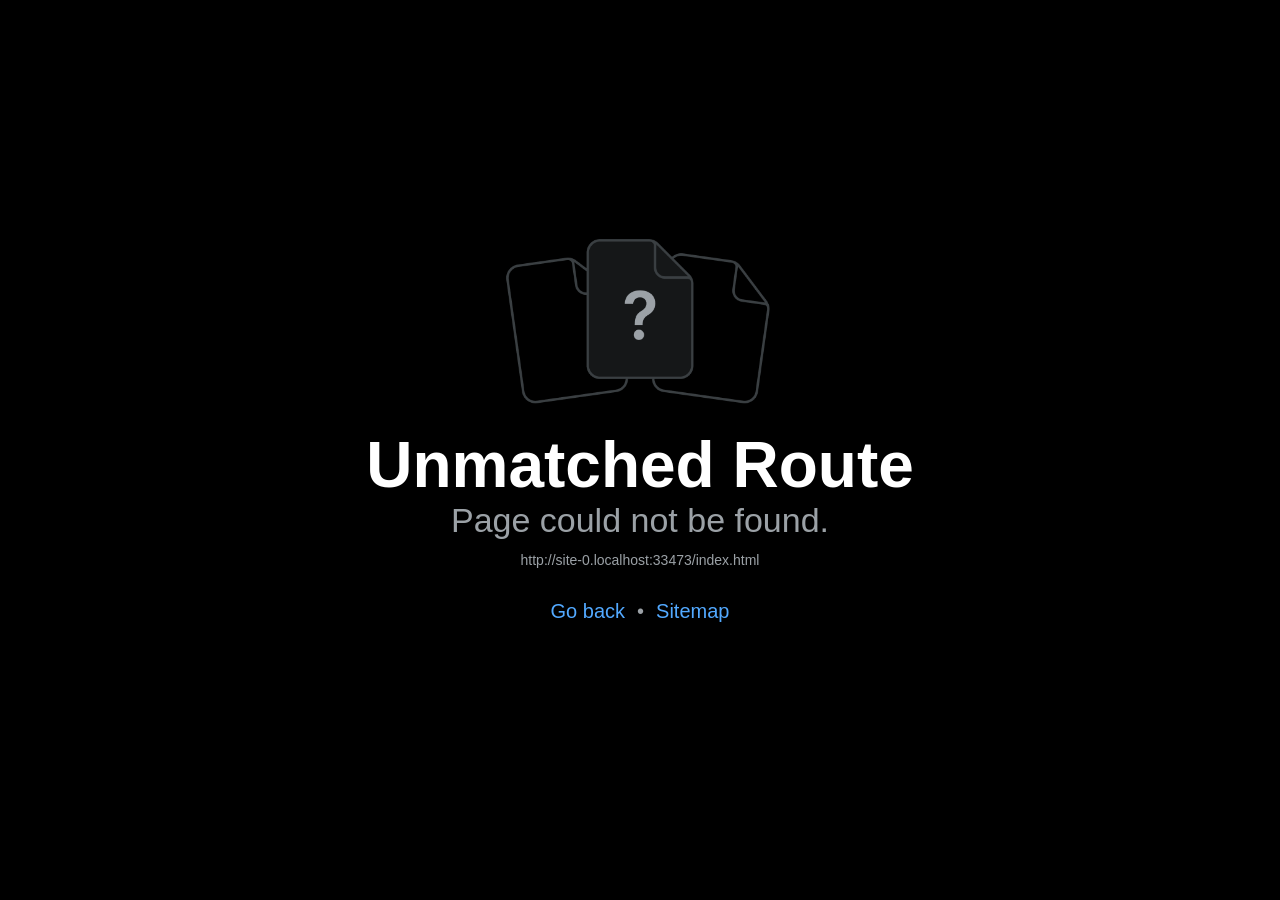
<file: app/index.html>
<!DOCTYPE html>
<html lang="en">
  <head>
    <script src="/app/coi-serviceworker.js"></script>
    <script>(function(){try{var p=sessionStorage.getItem('chronos-app-path');if(p){sessionStorage.removeItem('chronos-app-path');history.replaceState(null,'',p);}}catch(e){}})();</script>
    <meta name="robots" content="noindex, nofollow" />
    <link rel="manifest" href="/app/manifest.webmanifest" />
    <link rel="apple-touch-icon" href="/app/icon.png" />
    <meta name="apple-mobile-web-app-capable" content="yes" />
    <meta name="mobile-web-app-capable" content="yes" />
    <meta name="apple-mobile-web-app-status-bar-style" content="black-translucent" />
    <meta name="apple-mobile-web-app-title" content="Chronos Fit" />
    <meta charset="utf-8" />
    <meta httpEquiv="X-UA-Compatible" content="IE=edge" />
    <meta name="viewport" content="width=device-width, initial-scale=1, shrink-to-fit=no" />
    <title>Chronos Fit</title>
    <!-- The `react-native-web` recommended style reset: https://necolas.github.io/react-native-web/docs/setup/#root-element -->
    <style id="expo-reset">
      /* These styles make the body full-height */
      html,
      body {
        height: 100%;
      }
      /* These styles disable body scrolling if you are using <ScrollView> */
      body {
        overflow: hidden;
      }
      /* These styles make the root element full-height */
      #root {
        display: flex;
        height: 100%;
        flex: 1;
      }
    </style>
  <link rel="icon" href="/app/favicon.ico"/><link rel="preload" href="/app/_expo/static/css/global-498f306ef598839fe08e8db8ef6ef09d.css" as="style">
<link rel="stylesheet" href="/app/_expo/static/css/global-498f306ef598839fe08e8db8ef6ef09d.css"></head>

  <body>
    <!-- Use static rendering with Expo Router to support running without JavaScript. -->
    <noscript>
      You need to enable JavaScript to run this app.
    </noscript>
    <!-- The root element for your Expo app. -->
    <div id="root"></div>
  <script src="/app/_expo/static/js/web/entry-3bd177c6f96d13db47b23e8fe941aed2.js" defer></script>
</body>
</html>
</file>
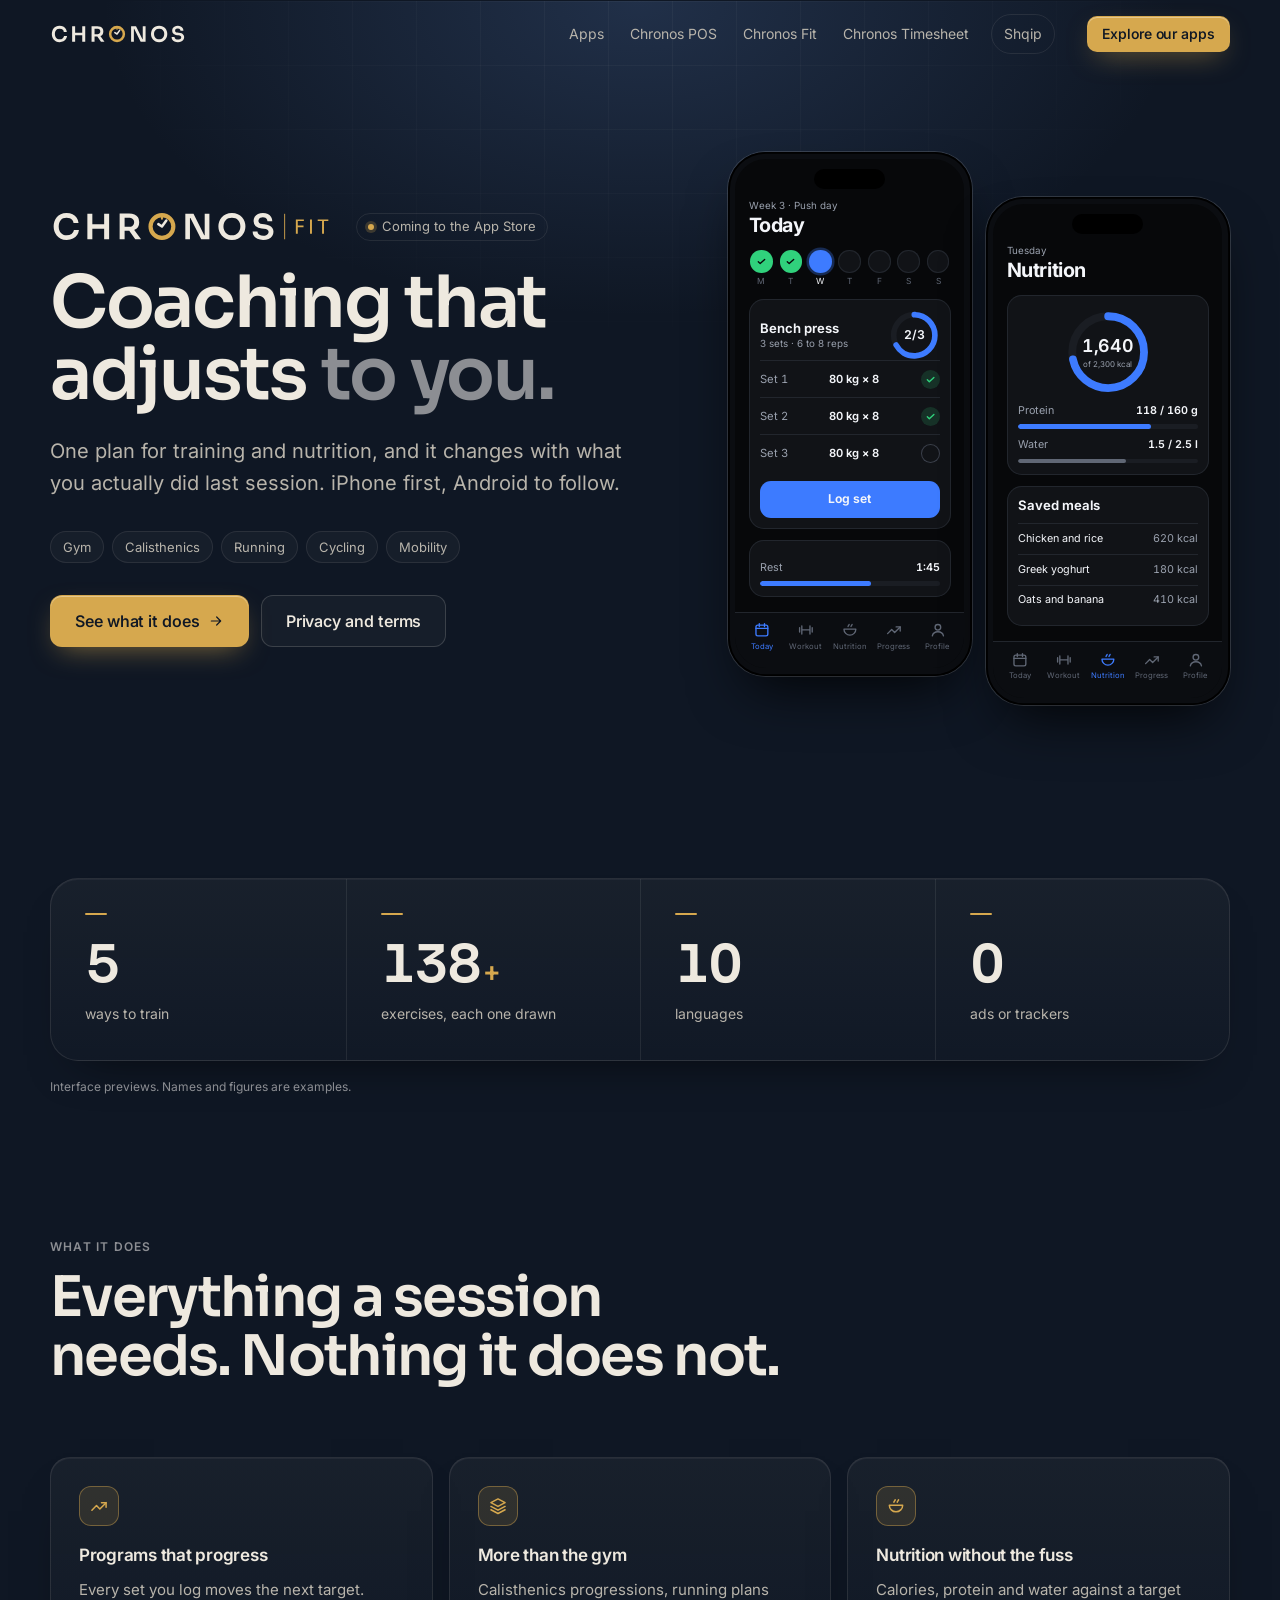
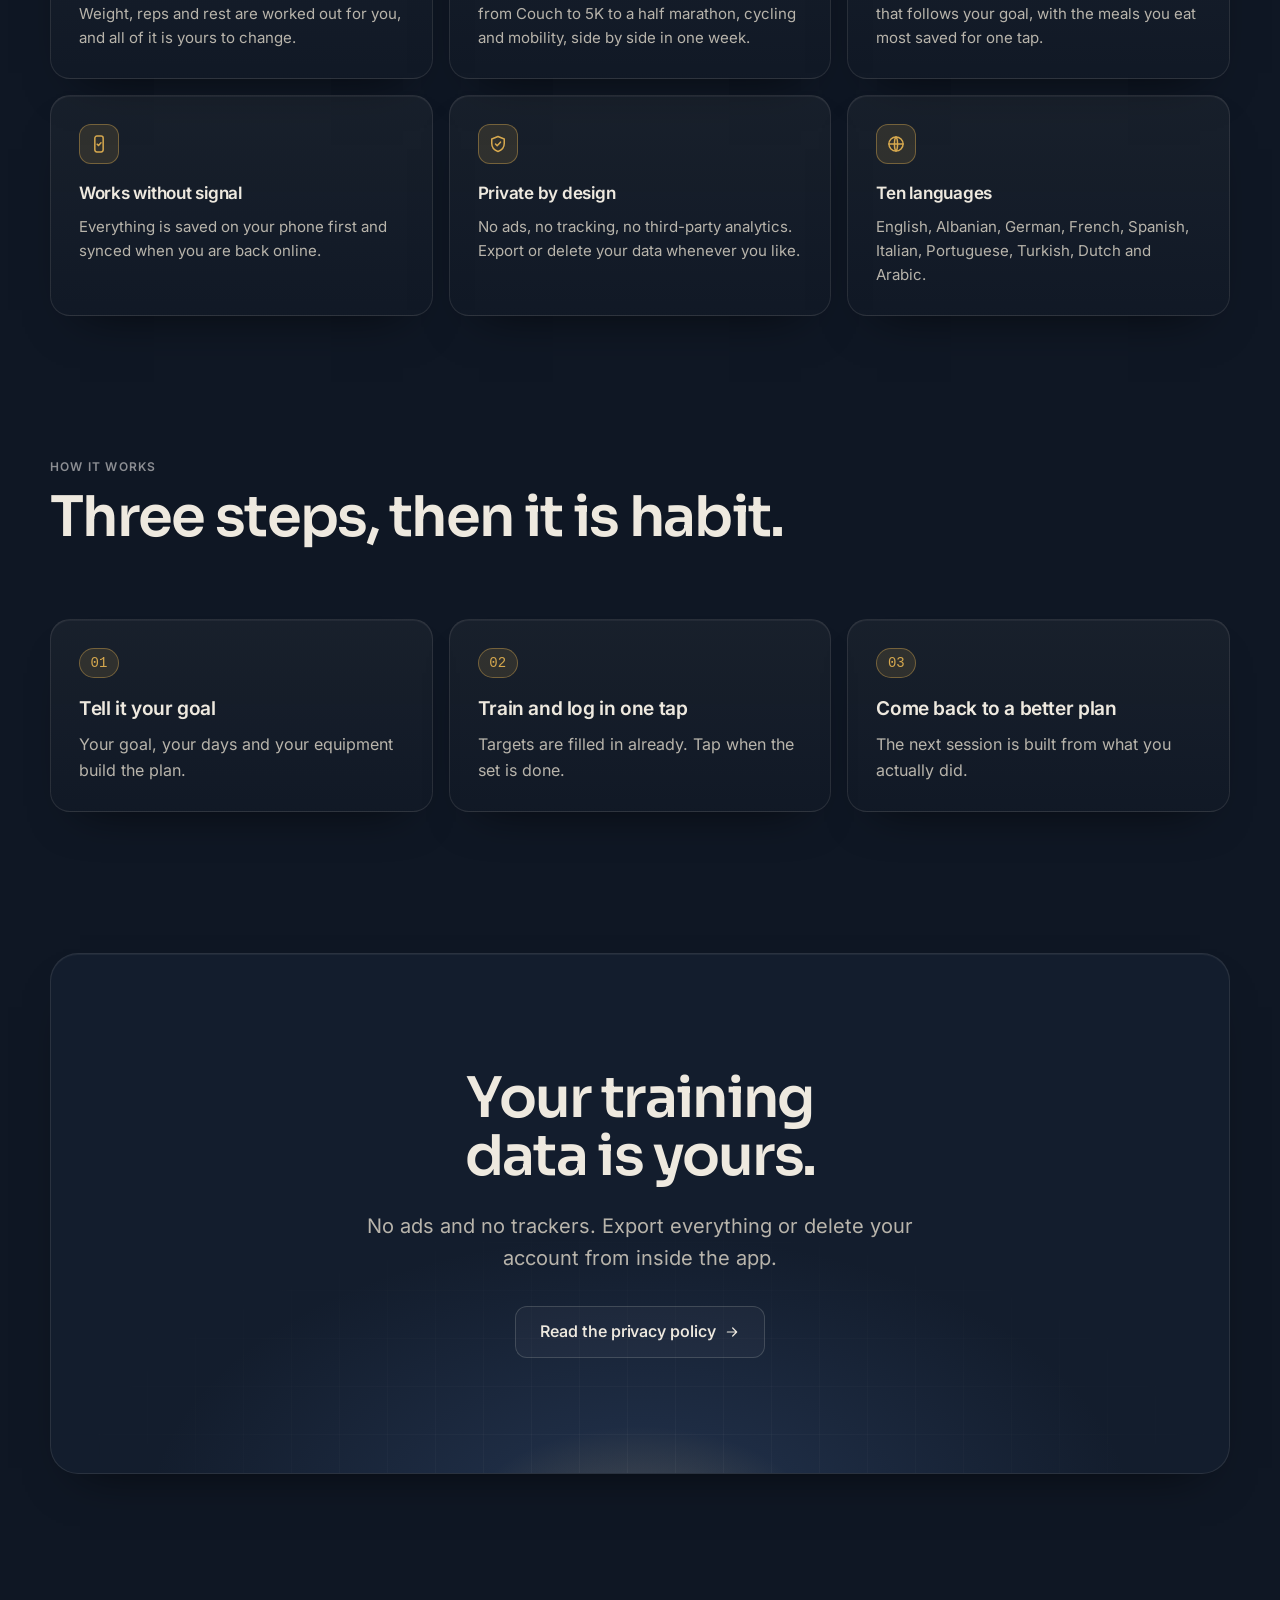
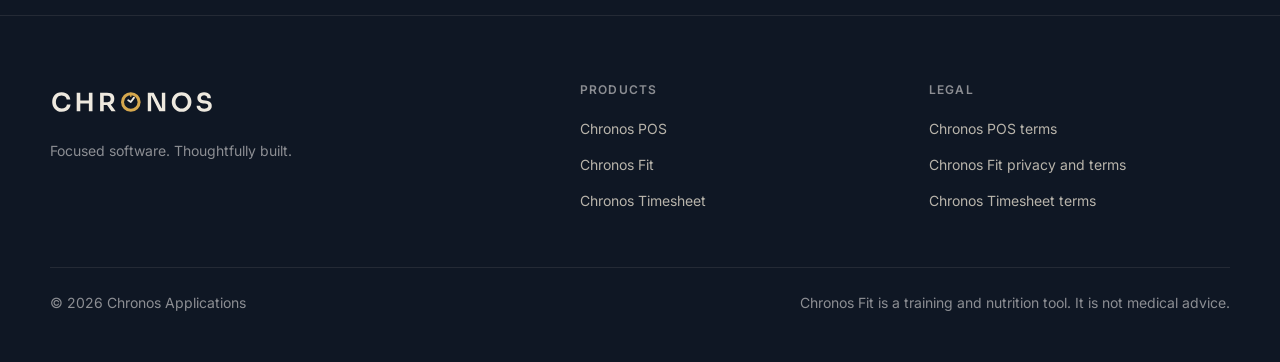
<file: fit.html>
<!doctype html>
<html lang="en">
  <head>
    <meta charset="utf-8" />
    <meta name="viewport" content="width=device-width, initial-scale=1" />
    <title>Chronos Fit — Training and nutrition coaching that adjusts to you</title>
    <meta name="description" content="Chronos Fit is a fitness application for gym workouts, calisthenics, running, cycling and mobility, with nutrition tracking. Coming to the App Store." />
    <meta name="theme-color" content="#0f1724" />
    <link rel="canonical" href="https://chronosapplications.com/fit.html" />
    <meta property="og:site_name" content="Chronos Applications" />
    <meta property="og:type" content="website" />
    <meta property="og:title" content="Chronos Fit — Training and nutrition coaching that adjusts to you" />
    <meta property="og:description" content="Chronos Fit is a fitness application for gym workouts, calisthenics, running, cycling and mobility, with nutrition tracking. Coming to the App Store." />
    <meta property="og:url" content="https://chronosapplications.com/fit.html" />
    <meta name="twitter:card" content="summary" />
    <link rel="icon" href="./favicon.ico" sizes="32x32" />
    <link rel="icon" href="./assets/brand/favicon.svg" type="image/svg+xml" />
    <link rel="apple-touch-icon" href="./assets/brand/apple-touch-icon.png" />
    <link rel="preload" href="./assets/inter-latin.woff2" as="font" type="font/woff2" crossorigin />
    <link rel="preload" href="./assets/sora-latin.woff2" as="font" type="font/woff2" crossorigin />
    <script>(function (d) { d.classList.add('js'); try { if (!sessionStorage.getItem('chronos-intro') && !(window.matchMedia && matchMedia('(prefers-reduced-motion: reduce)').matches)) { sessionStorage.setItem('chronos-intro', '1'); d.classList.add('intro-play'); setTimeout(function () { if (!d.classList.contains('ui-js')) d.classList.remove('intro-play'); }, 2900); } } catch (e) {} })(document.documentElement);</script>
    <link rel="alternate" hreflang="en" href="https://chronosapplications.com/fit.html" />
    <link rel="alternate" hreflang="sq" href="https://chronosapplications.com/fit.sq.html" />
    <link rel="alternate" hreflang="x-default" href="https://chronosapplications.com/fit.html" />
    <link rel="stylesheet" href="./assets/site.css" />
    <link rel="stylesheet" href="./assets/ui.css" />
    <script src="./assets/ui.js" defer></script>
  </head>
  <body class="ui">
    <div class="intro" aria-hidden="true">
      <div class="intro-bg"></div>
      <div class="intro-mark">
        <svg class="intro-logo" viewBox="-5.56 -14.88 883.45 129.48" width="580" height="85" focusable="false">
        <defs>
          <mask id="chi-wipe" maskUnits="userSpaceOnUse" x="360" y="-25" width="140" height="150"><circle class="il-wipe" cx="429.79" cy="49.86" r="44.57" fill="none" stroke="#fff" stroke-width="19" pathLength="100" stroke-dasharray="100" transform="rotate(-90 429.79 49.86)"/></mask>
          <radialGradient id="chi-glow-g"><stop offset="0" stop-color="#D6A84E" stop-opacity="0.5"/><stop offset="1" stop-color="#D6A84E" stop-opacity="0"/></radialGradient>
          <linearGradient id="chi-shine-g" x1="0" x2="1" y1="0" y2="0"><stop offset="0" stop-color="#fff" stop-opacity="0"/><stop offset="0.5" stop-color="#fff6e2" stop-opacity="0.9"/><stop offset="1" stop-color="#fff" stop-opacity="0"/></linearGradient>
          <clipPath id="chi-clip"><use href="#chi-1"/><use href="#chi-2"/><use href="#chi-3"/><use href="#chi-4"/><use href="#chi-5"/><use href="#chi-6"/><use href="#chi-7"/><use href="#chi-8"/><use href="#chi-9"/></clipPath>
        </defs>
        <circle class="il-glow" cx="429.79" cy="49.86" r="120" fill="url(#chi-glow-g)"/>
        <path id="chi-1" class="il-move il-l il-l1" style="--d: 92px" fill="#EEE9DF" d="M57.4 102.6Q43.84 102.6 34.11 97.81Q24.38 93.01 18.29 85.34Q12.19 77.67 9.32 68.63Q6.44 59.59 6.44 51.23V48.22Q6.44 38.9 9.38 29.86Q12.33 20.82 18.49 13.42Q24.66 6.03 34.18 1.58Q43.7 -2.88 56.71 -2.88Q70.27 -2.88 80.34 1.99Q90.41 6.85 96.44 15.68Q102.47 24.52 103.7 36.3H84.11Q83.01 29.45 79.25 24.73Q75.48 20 69.73 17.6Q63.97 15.21 56.71 15.21Q49.32 15.21 43.56 17.74Q37.81 20.27 33.97 24.93Q30.14 29.59 28.15 35.89Q26.16 42.19 26.16 49.86Q26.16 57.26 28.15 63.56Q30.14 69.86 34.11 74.59Q38.08 79.32 43.9 81.92Q49.73 84.52 57.4 84.52Q68.63 84.52 76.37 78.97Q84.11 73.42 85.75 63.42H105.34Q103.97 74.11 98.08 83.01Q92.19 91.92 81.92 97.26Q71.64 102.6 57.4 102.6Z"/>
        <path id="chi-2" class="il-move il-l il-l2" style="--d: 62px" fill="#EEE9DF" d="M203.84 100V58.49H157.67V100H138.22V0H157.67V41.37H203.84V0H223.29V100Z"/>
        <path id="chi-3" class="il-move il-l il-l3" style="--d: 34px" fill="#EEE9DF" d="M264.38 100V-0.68H301.51Q313.56 -0.68 322.4 2.88Q331.23 6.44 336.03 13.7Q340.82 20.96 340.82 31.92V34.11Q340.82 45.21 335.96 52.33Q331.1 59.45 322.33 63.01Q321.92 63.15 321.51 63.29L348.22 100H325.48L301.92 66.58Q301.78 66.58 301.51 66.58H283.84V100ZM283.84 15.89V50.82H303.56Q308.9 50.82 312.81 48.63Q316.71 46.44 318.9 42.47Q321.1 38.49 321.1 33.42Q321.1 28.22 318.9 24.25Q316.71 20.27 312.81 18.08Q308.9 15.89 303.56 15.89Z"/>
        <path id="chi-4" class="il-ring" mask="url(#chi-wipe)" fill="#D6A84E" d="M377.05 49.86a52.74 52.74 0 1 1 105.48 0a52.74 52.74 0 1 1 -105.48 0ZM393.4 49.86a36.39 36.39 0 1 0 72.78 0a36.39 36.39 0 1 0 -72.78 0Z"/>
        <path id="chi-5" class="il-move il-crown" fill="#D6A84E" d="M433.8 19.3L433.8 5.46A4.01 4.01 0 0 0 425.79 5.46L425.79 19.3A4.01 4.01 0 0 0 433.8 19.3Z"/>
        <path id="chi-6" class="il-hands" fill="#EEE9DF" d="M432.52 45.66L418.48 36.54A5.01 5.01 0 0 0 413.03 44.95L427.07 54.06A5.01 5.01 0 0 0 432.52 45.66ZM433.85 52.81L450.96 29.26A5.01 5.01 0 0 0 442.85 23.37L425.74 46.92A5.01 5.01 0 0 0 433.85 52.81Z"/>
        <path id="chi-7" class="il-move il-r il-r1" style="--d: 34px" fill="#EEE9DF" d="M521.23 100V0H553.15L595.21 83.84H596.99V0H615.34V100H583.29L541.23 16.16H539.32V100Z"/>
        <path id="chi-8" class="il-move il-r il-r2" style="--d: 62px" fill="#EEE9DF" d="M703.42 102.6Q689.86 102.6 679.93 97.81Q670 93.01 663.49 85.27Q656.99 77.53 653.77 68.56Q650.55 59.59 650.55 51.23V48.22Q650.55 39.04 653.84 29.93Q657.12 20.82 663.77 13.42Q670.41 6.03 680.27 1.58Q690.14 -2.88 703.42 -2.88Q716.58 -2.88 726.44 1.58Q736.3 6.03 742.95 13.42Q749.59 20.82 752.88 29.93Q756.16 39.04 756.16 48.22V51.23Q756.16 59.59 752.95 68.56Q749.73 77.53 743.22 85.27Q736.71 93.01 726.78 97.81Q716.85 102.6 703.42 102.6ZM703.42 84.52Q711.1 84.52 717.19 81.78Q723.29 79.04 727.6 74.18Q731.92 69.32 734.18 63.08Q736.44 56.85 736.44 49.86Q736.44 42.33 734.18 36.03Q731.92 29.73 727.6 25.07Q723.29 20.41 717.12 17.81Q710.96 15.21 703.42 15.21Q695.75 15.21 689.59 17.81Q683.42 20.41 679.11 25.07Q674.79 29.73 672.53 36.03Q670.27 42.33 670.27 49.86Q670.27 56.85 672.53 63.08Q674.79 69.32 679.11 74.18Q683.42 79.04 689.59 81.78Q695.75 84.52 703.42 84.52Z"/>
        <path id="chi-9" class="il-move il-r il-r3" style="--d: 92px" fill="#EEE9DF" d="M825.48 102.6Q812.19 102.6 803.08 98.36Q793.97 94.11 789.18 86.64Q784.38 79.18 784.38 69.73H803.42Q803.42 73.7 805.62 77.47Q807.81 81.23 812.67 83.56Q817.53 85.89 825.48 85.89Q832.6 85.89 837.4 83.84Q842.19 81.78 844.52 78.42Q846.85 75.07 846.85 70.82Q846.85 65.48 842.33 62.26Q837.81 59.04 828.36 58.22L819.59 57.53Q805.21 56.3 796.64 48.56Q788.08 40.82 788.08 28.08Q788.08 18.49 792.6 11.58Q797.12 4.66 805.27 0.89Q813.42 -2.88 824.38 -2.88Q835.75 -2.88 843.97 1.1Q852.19 5.07 856.71 12.26Q861.23 19.45 861.23 29.18H842.19Q842.19 25.07 840.21 21.58Q838.22 18.08 834.32 15.96Q830.41 13.84 824.38 13.84Q818.63 13.84 814.79 15.75Q810.96 17.67 809.04 20.96Q807.12 24.25 807.12 28.08Q807.12 32.74 810.55 36.23Q813.97 39.73 821.37 40.27L830.14 41.1Q840.82 41.92 848.9 45.62Q856.99 49.32 861.44 55.62Q865.89 61.92 865.89 70.82Q865.89 80.27 860.96 87.47Q856.03 94.66 846.92 98.63Q837.81 102.6 825.48 102.6Z"/>
        <g clip-path="url(#chi-clip)"><rect class="il-shine" x="-5.56" y="-14.88" width="170" height="129.48" fill="url(#chi-shine-g)"/></g>
        </svg>
        <span class="intro-line"></span>
        <p class="intro-tag">Focused software. Thoughtfully built.</p>
      </div>
    </div>
    <a class="skip" href="#main">Skip to content</a>
    <header class="nav" id="top">
      <div class="container nav-in">
        <a class="brand" href="./index.html" aria-label="Chronos Applications, home"><img src="./assets/brand/chronos.svg" width="136" height="20" alt="" /></a>
        <nav class="nav-links" aria-label="Main">
          <a href="./index.html#apps">Apps</a>
          <a href="./pos.html">Chronos POS</a>
          <a href="./fit.html">Chronos Fit</a>
          <a href="./index.html#timesheet">Chronos Timesheet</a>
          <a class="lang" href="./fit.sq.html" hreflang="sq" lang="sq">Shqip</a>
        </nav>
        <a class="btn btn-primary btn-sm nav-cta" href="./index.html#apps">Explore our apps</a>
        <details class="menu">
          <summary aria-label="Menu"><svg class="bars" viewBox="0 0 24 24" fill="none" stroke="currentColor" stroke-width="1.8" stroke-linecap="round" stroke-linejoin="round" aria-hidden="true"><path d="M4 8h16M4 16h16"/></svg><svg class="x" viewBox="0 0 24 24" fill="none" stroke="currentColor" stroke-width="1.8" stroke-linecap="round" stroke-linejoin="round" aria-hidden="true"><path d="M6 6l12 12M18 6L6 18"/></svg></summary>
          <nav class="menu-panel" aria-label="Main">
            <a href="./index.html#apps">Apps<svg viewBox="0 0 24 24" fill="none" stroke="currentColor" stroke-width="1.8" stroke-linecap="round" stroke-linejoin="round" aria-hidden="true"><path d="M5 12h14M13 6l6 6-6 6"/></svg></a>
            <a href="./pos.html">Chronos POS<svg viewBox="0 0 24 24" fill="none" stroke="currentColor" stroke-width="1.8" stroke-linecap="round" stroke-linejoin="round" aria-hidden="true"><path d="M5 12h14M13 6l6 6-6 6"/></svg></a>
            <a href="./fit.html">Chronos Fit<svg viewBox="0 0 24 24" fill="none" stroke="currentColor" stroke-width="1.8" stroke-linecap="round" stroke-linejoin="round" aria-hidden="true"><path d="M5 12h14M13 6l6 6-6 6"/></svg></a>
            <a href="./index.html#timesheet">Chronos Timesheet<svg viewBox="0 0 24 24" fill="none" stroke="currentColor" stroke-width="1.8" stroke-linecap="round" stroke-linejoin="round" aria-hidden="true"><path d="M5 12h14M13 6l6 6-6 6"/></svg></a>
            <a href="./fit.sq.html" hreflang="sq" lang="sq">Shqip<svg viewBox="0 0 24 24" fill="none" stroke="currentColor" stroke-width="1.8" stroke-linecap="round" stroke-linejoin="round" aria-hidden="true"><path d="M5 12h14M13 6l6 6-6 6"/></svg></a>
            <a class="btn btn-primary btn-lg" href="./index.html#apps">Explore our apps</a>
          </nav>
        </details>
      </div>
      <span class="read-progress" aria-hidden="true"></span>
    </header>

    <main id="main">
      <section class="hero" style="--accent: var(--gold)">
        <div class="backdrop"></div>
        <div class="container split">
          <div>
            <div class="hero-brand" data-reveal><img class="lockup" src="./assets/brand/chronos-fit.svg" width="288" height="34" alt="Chronos Fit" /><span class="status">Coming to the App Store</span></div>
            <h1 data-reveal style="--i: 1">Coaching that adjusts <span class="soft">to you.</span></h1>
            <p class="hero-lede" data-reveal style="--i: 2">One plan for training and nutrition, and it changes with what you actually did last session. iPhone first, Android to follow.</p>
            <div class="tags" data-reveal style="--i: 3"><span class="tag">Gym</span><span class="tag">Calisthenics</span><span class="tag">Running</span><span class="tag">Cycling</span><span class="tag">Mobility</span></div>
            <div class="actions" data-reveal style="--i: 3">
              <a class="btn btn-primary btn-lg" href="#features">See what it does<svg viewBox="0 0 24 24" fill="none" stroke="currentColor" stroke-width="1.8" stroke-linecap="round" stroke-linejoin="round" aria-hidden="true"><path d="M5 12h14M13 6l6 6-6 6"/></svg></a>
              <a class="btn btn-lg" href="./privacy.html">Privacy and terms</a>
            </div>
          </div>
          <div class="visual duo" data-reveal data-pause style="--i: 2">
            <div class="scale v-a" role="img" aria-label="Preview of the Chronos Fit Today screen: the week, the exercise in hand and its sets."><div aria-hidden="true"><div class="mock phone"><div class="phone-screen">
      <p class="ph-sub">Week 3 · Push day</p>
      <p class="ph-title">Today</p>
      <div class="ph-week"><div class="ph-day done"><i><svg viewBox="0 0 24 24" fill="none" stroke="currentColor" stroke-width="1.8" stroke-linecap="round" stroke-linejoin="round" aria-hidden="true"><path d="M5 12.5l4.2 4.2L19 7.5"/></svg></i>M</div><div class="ph-day done"><i><svg viewBox="0 0 24 24" fill="none" stroke="currentColor" stroke-width="1.8" stroke-linecap="round" stroke-linejoin="round" aria-hidden="true"><path d="M5 12.5l4.2 4.2L19 7.5"/></svg></i>T</div><div class="ph-day now"><i></i>W</div><div class="ph-day"><i></i>T</div><div class="ph-day"><i></i>F</div><div class="ph-day"><i></i>S</div><div class="ph-day"><i></i>S</div></div>
      <div class="ph-card">
        <div class="ph-row">
          <div><p class="ph-name">Bench press</p><p class="ph-sub">3 sets · 6 to 8 reps</p></div>
          <div class="ph-ring"><svg viewBox="0 0 54 54"><circle cx="27" cy="27" r="22" fill="none" stroke="#1a1d23" stroke-width="6"/><circle cx="27" cy="27" r="22" fill="none" stroke="#3d7bff" stroke-width="6" stroke-linecap="round" stroke-dasharray="138.2" stroke-dashoffset="46"/></svg><b>2/3</b></div>
        </div>
        <div class="ph-set"><span>Set 1</span><b>80 kg × 8</b><span class="ph-ok"><svg viewBox="0 0 24 24" fill="none" stroke="currentColor" stroke-width="1.8" stroke-linecap="round" stroke-linejoin="round" aria-hidden="true"><path d="M5 12.5l4.2 4.2L19 7.5"/></svg></span></div><div class="ph-set"><span>Set 2</span><b>80 kg × 8</b><span class="ph-ok"><svg viewBox="0 0 24 24" fill="none" stroke="currentColor" stroke-width="1.8" stroke-linecap="round" stroke-linejoin="round" aria-hidden="true"><path d="M5 12.5l4.2 4.2L19 7.5"/></svg></span></div><div class="ph-set"><span>Set 3</span><b>80 kg × 8</b><span class="ph-ok empty"></span></div>
        <div class="ph-btn">Log set</div>
      </div>
      <div class="ph-card">
        <div class="ph-meter"><div><span>Rest</span><b>1:45</b></div><div class="ph-bar live"><i style="width: 62%"></i></div></div>
      </div>
      <div class="ph-tabs"><span class="on"><svg viewBox="0 0 24 24" fill="none" stroke="currentColor" stroke-width="1.8" stroke-linecap="round" stroke-linejoin="round" aria-hidden="true"><rect x="4" y="5.5" width="16" height="14.5" rx="2.5"/><path d="M4 10h16M8.5 3.5v4M15.5 3.5v4"/></svg><em>Today</em></span><span><svg viewBox="0 0 24 24" fill="none" stroke="currentColor" stroke-width="1.8" stroke-linecap="round" stroke-linejoin="round" aria-hidden="true"><path d="M6.5 6.5v11M17.5 6.5v11M3.5 9v6M20.5 9v6M6.5 12h11"/></svg><em>Workout</em></span><span><svg viewBox="0 0 24 24" fill="none" stroke="currentColor" stroke-width="1.8" stroke-linecap="round" stroke-linejoin="round" aria-hidden="true"><path d="M4 11h16a8 8 0 0 1-16 0z"/><path d="M9.5 7.5c0-1.5 1.5-1.5 1.5-3M13.5 7.5c0-1.5 1.5-1.5 1.5-3"/></svg><em>Nutrition</em></span><span><svg viewBox="0 0 24 24" fill="none" stroke="currentColor" stroke-width="1.8" stroke-linecap="round" stroke-linejoin="round" aria-hidden="true"><path d="M3.5 17l5.5-5.5 4 4L20.5 8"/><path d="M15 8h5.5v5.5"/></svg><em>Progress</em></span><span><svg viewBox="0 0 24 24" fill="none" stroke="currentColor" stroke-width="1.8" stroke-linecap="round" stroke-linejoin="round" aria-hidden="true"><circle cx="12" cy="8.5" r="3.8"/><path d="M4.5 20c.8-3.6 3.8-5.5 7.5-5.5s6.7 1.9 7.5 5.5"/></svg><em>Profile</em></span></div>
    </div></div></div></div>
            <div class="scale v-b" role="img" aria-label="Preview of the Chronos Fit Nutrition screen: calories, protein and water against the day’s targets."><div aria-hidden="true"><div class="mock phone"><div class="phone-screen">
      <p class="ph-sub">Tuesday</p>
      <p class="ph-title">Nutrition</p>
      <div class="ph-card">
        <div class="ph-ring big"><svg viewBox="0 0 54 54"><circle cx="27" cy="27" r="23" fill="none" stroke="#1a1d23" stroke-width="5"/><circle cx="27" cy="27" r="23" fill="none" stroke="#3d7bff" stroke-width="5" stroke-linecap="round" stroke-dasharray="144.5" stroke-dashoffset="41"/></svg><b>1,640</b><small>of 2,300 kcal</small></div>
        <div class="ph-meter"><div><span>Protein</span><b>118 / 160 g</b></div><div class="ph-bar"><i style="width: 74%"></i></div></div>
        <div class="ph-meter"><div><span>Water</span><b>1.5 / 2.5 l</b></div><div class="ph-bar grey"><i style="width: 60%"></i></div></div>
      </div>
      <div class="ph-card">
        <p class="ph-name">Saved meals</p>
        <div class="ph-meal"><span>Chicken and rice</span><span>620 kcal</span></div>
        <div class="ph-meal"><span>Greek yoghurt</span><span>180 kcal</span></div>
        <div class="ph-meal"><span>Oats and banana</span><span>410 kcal</span></div>
      </div>
      <div class="ph-tabs"><span><svg viewBox="0 0 24 24" fill="none" stroke="currentColor" stroke-width="1.8" stroke-linecap="round" stroke-linejoin="round" aria-hidden="true"><rect x="4" y="5.5" width="16" height="14.5" rx="2.5"/><path d="M4 10h16M8.5 3.5v4M15.5 3.5v4"/></svg><em>Today</em></span><span><svg viewBox="0 0 24 24" fill="none" stroke="currentColor" stroke-width="1.8" stroke-linecap="round" stroke-linejoin="round" aria-hidden="true"><path d="M6.5 6.5v11M17.5 6.5v11M3.5 9v6M20.5 9v6M6.5 12h11"/></svg><em>Workout</em></span><span class="on"><svg viewBox="0 0 24 24" fill="none" stroke="currentColor" stroke-width="1.8" stroke-linecap="round" stroke-linejoin="round" aria-hidden="true"><path d="M4 11h16a8 8 0 0 1-16 0z"/><path d="M9.5 7.5c0-1.5 1.5-1.5 1.5-3M13.5 7.5c0-1.5 1.5-1.5 1.5-3"/></svg><em>Nutrition</em></span><span><svg viewBox="0 0 24 24" fill="none" stroke="currentColor" stroke-width="1.8" stroke-linecap="round" stroke-linejoin="round" aria-hidden="true"><path d="M3.5 17l5.5-5.5 4 4L20.5 8"/><path d="M15 8h5.5v5.5"/></svg><em>Progress</em></span><span><svg viewBox="0 0 24 24" fill="none" stroke="currentColor" stroke-width="1.8" stroke-linecap="round" stroke-linejoin="round" aria-hidden="true"><circle cx="12" cy="8.5" r="3.8"/><path d="M4.5 20c.8-3.6 3.8-5.5 7.5-5.5s6.7 1.9 7.5 5.5"/></svg><em>Profile</em></span></div>
    </div></div></div></div>
          </div>
        </div>
      </section>

      <section class="section">
        <div class="container">
          <ul class="stats stats-top" data-reveal data-stagger>
            <li class="stat"><b><span class="sr-only">5</span><span aria-hidden="true"><span data-count="5">5</span></span></b><span>ways to train</span></li>
            <li class="stat"><b><span class="sr-only">140+</span><span aria-hidden="true"><span data-count="140">140</span><small>+</small></span></b><span>exercises, each one drawn</span></li>
            <li class="stat"><b><span class="sr-only">10</span><span aria-hidden="true"><span data-count="10">10</span></span></b><span>languages</span></li>
            <li class="stat"><b><span class="sr-only">0</span><span aria-hidden="true">0</span></b><span>ads or trackers</span></li>
          </ul>
          <p class="caption">Interface previews. Names and figures are examples.</p>
        </div>
      </section>

      <section class="section" id="features" style="padding-top: 0">
        <div class="container">
          <div class="head" data-reveal>
          <p class="label">What it does</p>
          <h2>Everything a session needs. Nothing it does not.</h2>
        </div>
          <div class="features" data-reveal data-stagger>
            <div class="feature"><svg viewBox="0 0 24 24" fill="none" stroke="currentColor" stroke-width="1.8" stroke-linecap="round" stroke-linejoin="round" aria-hidden="true"><path d="M3.5 17l5.5-5.5 4 4L20.5 8"/><path d="M15 8h5.5v5.5"/></svg><h3>Programs that progress</h3><p>Every set you log moves the next target. Weight, reps and rest are worked out for you, and all of it is yours to change.</p></div>
            <div class="feature"><svg viewBox="0 0 24 24" fill="none" stroke="currentColor" stroke-width="1.8" stroke-linecap="round" stroke-linejoin="round" aria-hidden="true"><path d="M12 3.5l8.5 4.5-8.5 4.5L3.5 8z"/><path d="M3.5 12.5l8.5 4.5 8.5-4.5"/><path d="M3.5 16.5l8.5 4.5 8.5-4.5"/></svg><h3>More than the gym</h3><p>Calisthenics progressions, running plans from Couch to 5K to a half marathon, cycling and mobility, side by side in one week.</p></div>
            <div class="feature"><svg viewBox="0 0 24 24" fill="none" stroke="currentColor" stroke-width="1.8" stroke-linecap="round" stroke-linejoin="round" aria-hidden="true"><path d="M4 11h16a8 8 0 0 1-16 0z"/><path d="M9.5 7.5c0-1.5 1.5-1.5 1.5-3M13.5 7.5c0-1.5 1.5-1.5 1.5-3"/></svg><h3>Nutrition without the fuss</h3><p>Calories, protein and water against a target that follows your goal, with the meals you eat most saved for one tap.</p></div>
            <div class="feature"><svg viewBox="0 0 24 24" fill="none" stroke="currentColor" stroke-width="1.8" stroke-linecap="round" stroke-linejoin="round" aria-hidden="true"><rect x="7" y="2.5" width="10" height="19" rx="2.5"/><path d="M9.8 12.2l1.6 1.6 3-3.2"/></svg><h3>Works without signal</h3><p>Everything is saved on your phone first and synced when you are back online.</p></div>
            <div class="feature"><svg viewBox="0 0 24 24" fill="none" stroke="currentColor" stroke-width="1.8" stroke-linecap="round" stroke-linejoin="round" aria-hidden="true"><path d="M12 3l7.5 3v5.5c0 4.5-3 8-7.5 9.5-4.5-1.5-7.5-5-7.5-9.5V6z"/><path d="M9 12l2 2 4-4.2"/></svg><h3>Private by design</h3><p>No ads, no tracking, no third-party analytics. Export or delete your data whenever you like.</p></div>
            <div class="feature"><svg viewBox="0 0 24 24" fill="none" stroke="currentColor" stroke-width="1.8" stroke-linecap="round" stroke-linejoin="round" aria-hidden="true"><circle cx="12" cy="12" r="8.5"/><path d="M3.5 12h17M12 3.5c2.5 2.6 2.5 14.4 0 17M12 3.5c-2.5 2.6-2.5 14.4 0 17"/></svg><h3>Ten languages</h3><p>English, Albanian, German, French, Spanish, Italian, Portuguese, Turkish, Dutch and Arabic.</p></div>
          </div>
        </div>
      </section>

      <section class="section" style="padding-top: 0">
        <div class="container">
          <div class="head" data-reveal>
          <p class="label">How it works</p>
          <h2>Three steps, then it is habit.</h2>
        </div>
          <div class="steps" data-reveal data-stagger>
            <div class="step"><h3>Tell it your goal</h3><p>Your goal, your days and your equipment build the plan.</p></div>
            <div class="step"><h3>Train and log in one tap</h3><p>Targets are filled in already. Tap when the set is done.</p></div>
            <div class="step"><h3>Come back to a better plan</h3><p>The next session is built from what you actually did.</p></div>
          </div>
        </div>
      </section>

      <section class="section closing" style="padding-top: 0">
        <div class="container">
          <div class="frame" data-reveal>
            <h2>Your training data is yours.</h2>
            <p>No ads and no trackers. Export everything or delete your account from inside the app.</p>
            <div class="actions"><a class="btn btn-lg" href="./privacy.html">Read the privacy policy<svg viewBox="0 0 24 24" fill="none" stroke="currentColor" stroke-width="1.8" stroke-linecap="round" stroke-linejoin="round" aria-hidden="true"><path d="M5 12h14M13 6l6 6-6 6"/></svg></a></div>
          </div>
        </div>
      </section>
    </main>

    <footer class="footer">
      <div class="container">
        <div class="footer-grid">
          <div>
            <a class="brand" href="./index.html" aria-label="Chronos Applications, home"><img src="./assets/brand/chronos.svg" width="136" height="20" alt="" /></a>
            <p class="tagline">Focused software. Thoughtfully built.</p>
          </div>
          <nav aria-label="Products">
            <h2>Products</h2>
            <ul>
              <li><a href="./pos.html">Chronos POS</a></li>
              <li><a href="./fit.html">Chronos Fit</a></li>
              <li><a href="./index.html#timesheet">Chronos Timesheet</a></li>
            </ul>
          </nav>
          <nav aria-label="Legal">
            <h2>Legal</h2>
            <ul>
              <li><a href="./pos-terms.html">Chronos POS terms</a></li>
              <li><a href="./privacy.html">Chronos Fit privacy and terms</a></li>
              <li><a href="./timesheet-terms.html">Chronos Timesheet terms</a></li>
            </ul>
          </nav>
        </div>
        <div class="footer-base">
          <span>© <span data-year>2026</span> Chronos Applications</span>
          <span>Chronos Fit is a training and nutrition tool. It is not medical advice.</span>
        </div>
      </div>
    </footer>
    <script>(function () {
  var nav = document.querySelector('.nav');
  var onScroll = function () { nav.classList.toggle('scrolled', window.scrollY > 8); };
  onScroll();
  window.addEventListener('scroll', onScroll, { passive: true });

  var menu = document.querySelector('.menu');
  menu.addEventListener('click', function (event) { if (event.target.closest('a')) menu.open = false; });
  document.addEventListener('keydown', function (event) { if (event.key === 'Escape') menu.open = false; });

  var items = document.querySelectorAll('[data-reveal]');
  if ('IntersectionObserver' in window) {
    var seen = new IntersectionObserver(function (entries) {
      entries.forEach(function (entry) {
        if (entry.isIntersecting) { entry.target.classList.add('in'); seen.unobserve(entry.target); }
      });
    }, { rootMargin: '0px 0px -8% 0px' });
    items.forEach(function (item) { seen.observe(item); });
  } else {
    items.forEach(function (item) { item.classList.add('in'); });
  }

  document.querySelectorAll('[data-year]').forEach(function (node) { node.textContent = new Date().getFullYear(); });
})();</script>
  </body>
</html>
</file>
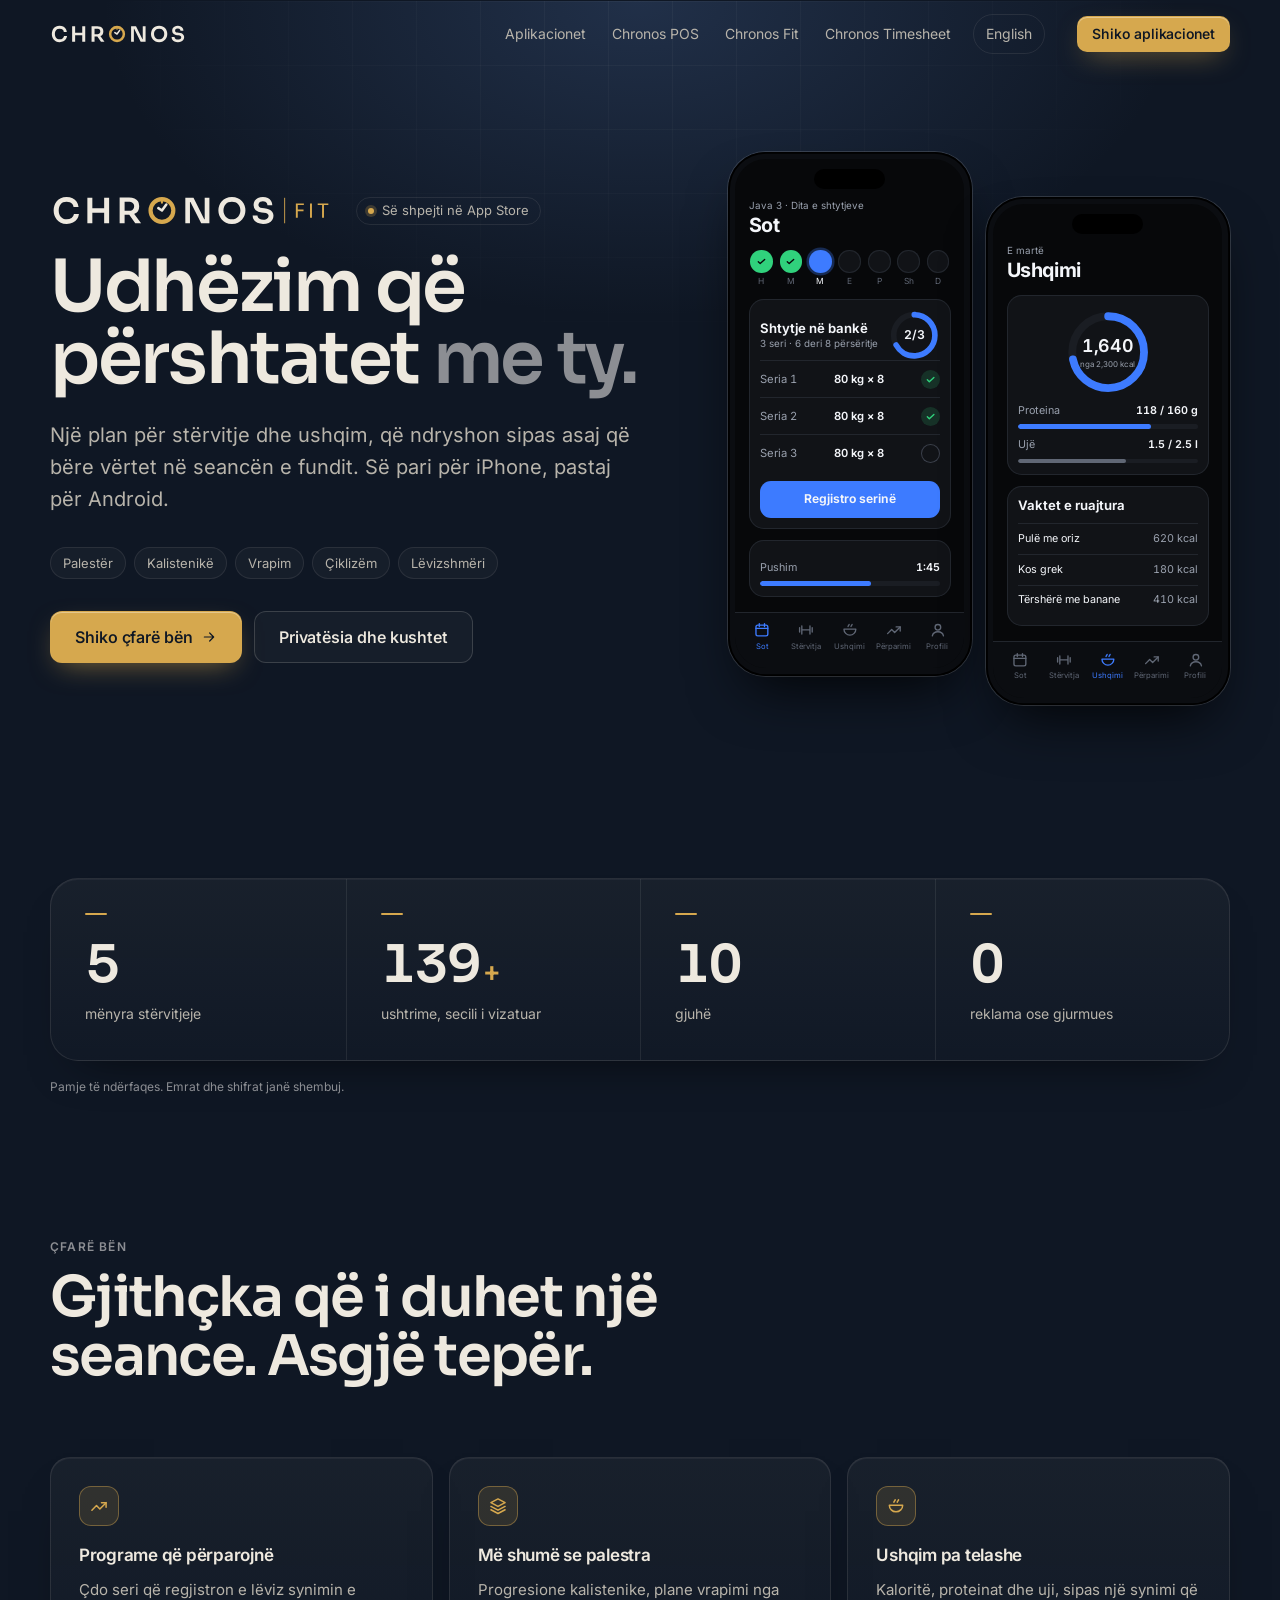
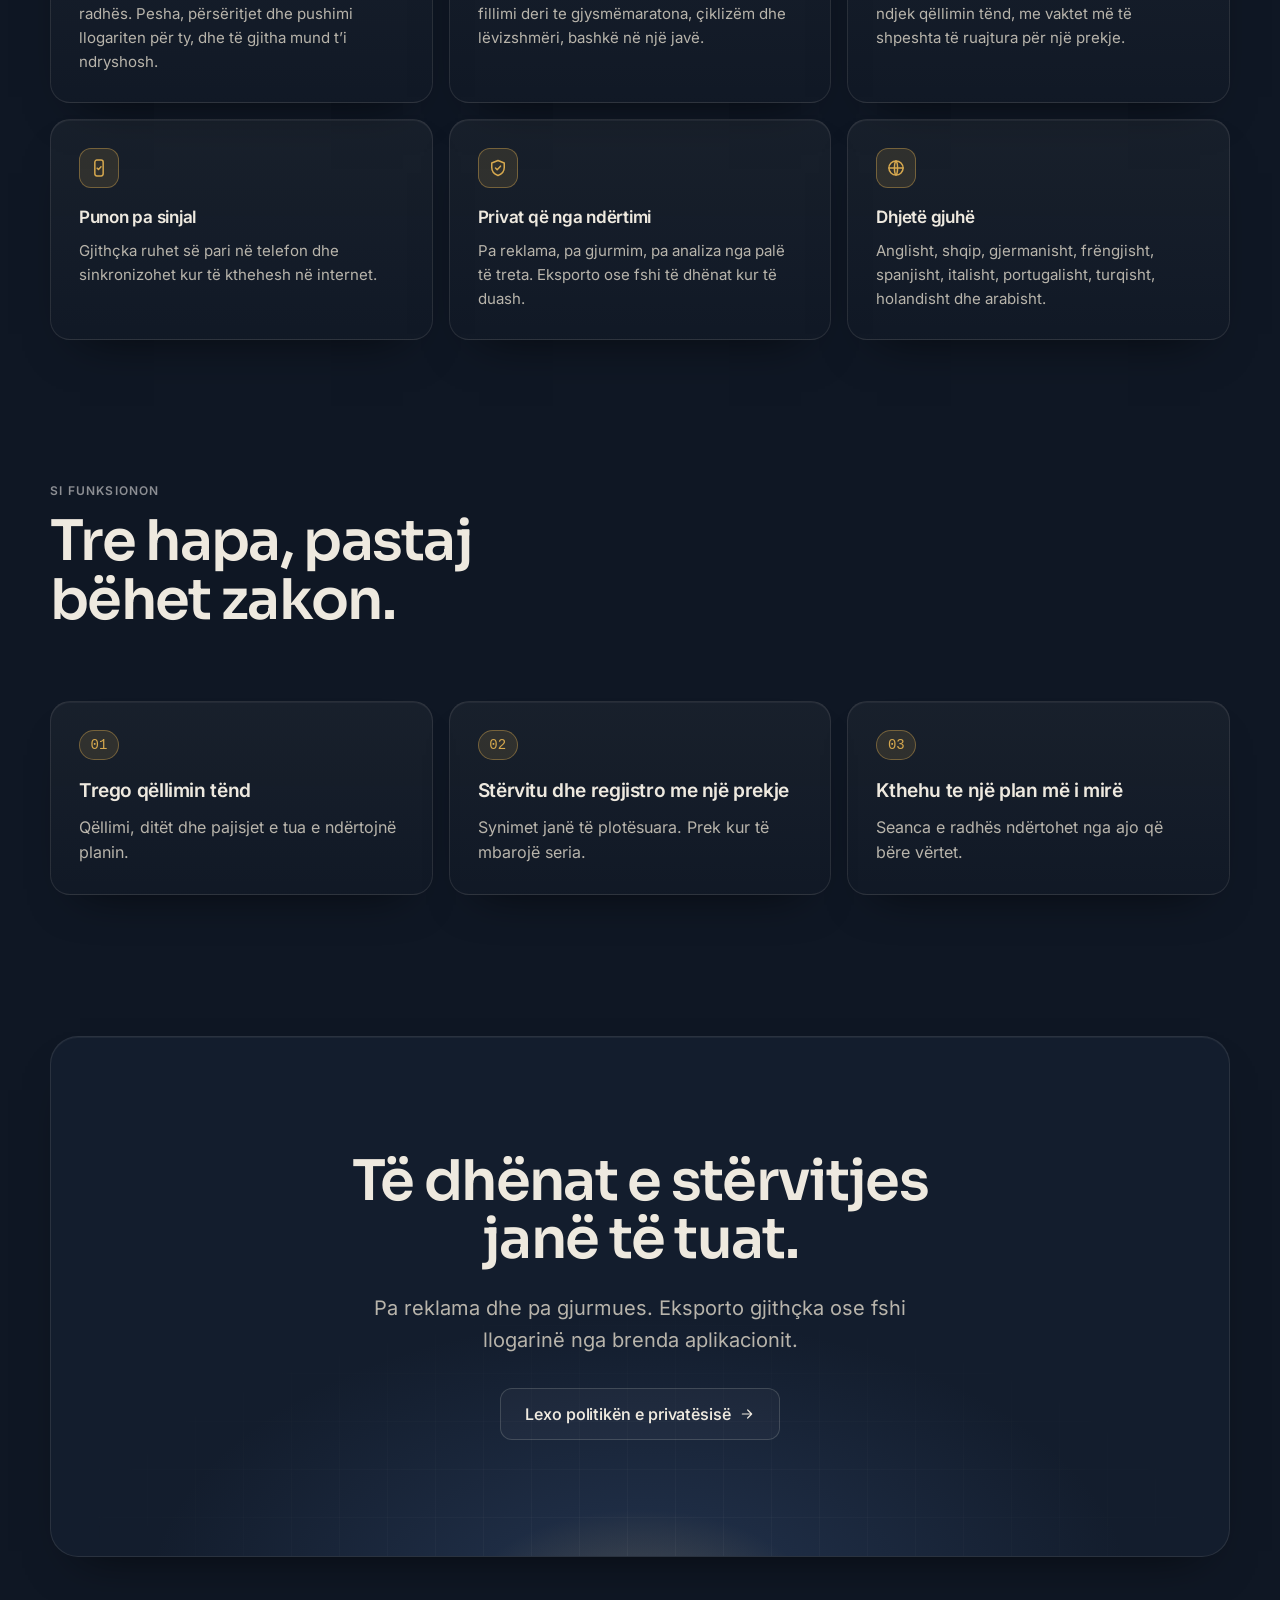
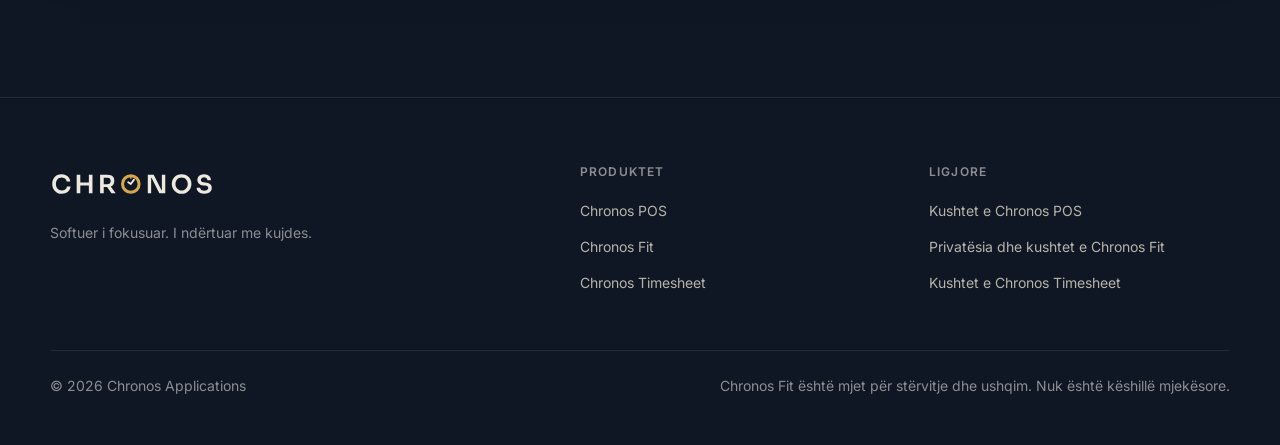
<file: fit.sq.html>
<!doctype html>
<html lang="sq">
  <head>
    <meta charset="utf-8" />
    <meta name="viewport" content="width=device-width, initial-scale=1" />
    <title>Chronos Fit — Udhëzim për stërvitje dhe ushqim që përshtatet me ty</title>
    <meta name="description" content="Chronos Fit është aplikacion fitnesi për palestër, kalistenikë, vrapim, çiklizëm dhe lëvizshmëri, me evidentim të ushqimit. Së shpejti në App Store." />
    <meta name="theme-color" content="#0f1724" />
    <link rel="canonical" href="https://chronosapplications.com/fit.sq.html" />
    <meta property="og:site_name" content="Chronos Applications" />
    <meta property="og:type" content="website" />
    <meta property="og:title" content="Chronos Fit — Udhëzim për stërvitje dhe ushqim që përshtatet me ty" />
    <meta property="og:description" content="Chronos Fit është aplikacion fitnesi për palestër, kalistenikë, vrapim, çiklizëm dhe lëvizshmëri, me evidentim të ushqimit. Së shpejti në App Store." />
    <meta property="og:url" content="https://chronosapplications.com/fit.sq.html" />
    <meta name="twitter:card" content="summary" />
    <link rel="icon" href="./favicon.ico" sizes="32x32" />
    <link rel="icon" href="./assets/brand/favicon.svg" type="image/svg+xml" />
    <link rel="apple-touch-icon" href="./assets/brand/apple-touch-icon.png" />
    <link rel="preload" href="./assets/inter-latin.woff2" as="font" type="font/woff2" crossorigin />
    <link rel="preload" href="./assets/sora-latin.woff2" as="font" type="font/woff2" crossorigin />
    <script>(function (d) { d.classList.add('js'); try { if (!sessionStorage.getItem('chronos-intro') && !(window.matchMedia && matchMedia('(prefers-reduced-motion: reduce)').matches)) { sessionStorage.setItem('chronos-intro', '1'); d.classList.add('intro-play'); setTimeout(function () { if (!d.classList.contains('ui-js')) d.classList.remove('intro-play'); }, 2900); } } catch (e) {} })(document.documentElement);</script>
    <link rel="alternate" hreflang="en" href="https://chronosapplications.com/fit.html" />
    <link rel="alternate" hreflang="sq" href="https://chronosapplications.com/fit.sq.html" />
    <link rel="alternate" hreflang="x-default" href="https://chronosapplications.com/fit.html" />
    <link rel="stylesheet" href="./assets/site.css" />
    <link rel="stylesheet" href="./assets/ui.css" />
    <script src="./assets/ui.js" defer></script>
  </head>
  <body class="ui">
    <div class="intro" aria-hidden="true">
      <div class="intro-bg"></div>
      <div class="intro-mark">
        <svg class="intro-logo" viewBox="-5.56 -14.88 883.45 129.48" width="580" height="85" focusable="false">
        <defs>
          <mask id="chi-wipe" maskUnits="userSpaceOnUse" x="360" y="-25" width="140" height="150"><circle class="il-wipe" cx="429.79" cy="49.86" r="44.57" fill="none" stroke="#fff" stroke-width="19" pathLength="100" stroke-dasharray="100" transform="rotate(-90 429.79 49.86)"/></mask>
          <radialGradient id="chi-glow-g"><stop offset="0" stop-color="#D6A84E" stop-opacity="0.5"/><stop offset="1" stop-color="#D6A84E" stop-opacity="0"/></radialGradient>
          <linearGradient id="chi-shine-g" x1="0" x2="1" y1="0" y2="0"><stop offset="0" stop-color="#fff" stop-opacity="0"/><stop offset="0.5" stop-color="#fff6e2" stop-opacity="0.9"/><stop offset="1" stop-color="#fff" stop-opacity="0"/></linearGradient>
          <clipPath id="chi-clip"><use href="#chi-1"/><use href="#chi-2"/><use href="#chi-3"/><use href="#chi-4"/><use href="#chi-5"/><use href="#chi-6"/><use href="#chi-7"/><use href="#chi-8"/><use href="#chi-9"/></clipPath>
        </defs>
        <circle class="il-glow" cx="429.79" cy="49.86" r="120" fill="url(#chi-glow-g)"/>
        <path id="chi-1" class="il-move il-l il-l1" style="--d: 92px" fill="#EEE9DF" d="M57.4 102.6Q43.84 102.6 34.11 97.81Q24.38 93.01 18.29 85.34Q12.19 77.67 9.32 68.63Q6.44 59.59 6.44 51.23V48.22Q6.44 38.9 9.38 29.86Q12.33 20.82 18.49 13.42Q24.66 6.03 34.18 1.58Q43.7 -2.88 56.71 -2.88Q70.27 -2.88 80.34 1.99Q90.41 6.85 96.44 15.68Q102.47 24.52 103.7 36.3H84.11Q83.01 29.45 79.25 24.73Q75.48 20 69.73 17.6Q63.97 15.21 56.71 15.21Q49.32 15.21 43.56 17.74Q37.81 20.27 33.97 24.93Q30.14 29.59 28.15 35.89Q26.16 42.19 26.16 49.86Q26.16 57.26 28.15 63.56Q30.14 69.86 34.11 74.59Q38.08 79.32 43.9 81.92Q49.73 84.52 57.4 84.52Q68.63 84.52 76.37 78.97Q84.11 73.42 85.75 63.42H105.34Q103.97 74.11 98.08 83.01Q92.19 91.92 81.92 97.26Q71.64 102.6 57.4 102.6Z"/>
        <path id="chi-2" class="il-move il-l il-l2" style="--d: 62px" fill="#EEE9DF" d="M203.84 100V58.49H157.67V100H138.22V0H157.67V41.37H203.84V0H223.29V100Z"/>
        <path id="chi-3" class="il-move il-l il-l3" style="--d: 34px" fill="#EEE9DF" d="M264.38 100V-0.68H301.51Q313.56 -0.68 322.4 2.88Q331.23 6.44 336.03 13.7Q340.82 20.96 340.82 31.92V34.11Q340.82 45.21 335.96 52.33Q331.1 59.45 322.33 63.01Q321.92 63.15 321.51 63.29L348.22 100H325.48L301.92 66.58Q301.78 66.58 301.51 66.58H283.84V100ZM283.84 15.89V50.82H303.56Q308.9 50.82 312.81 48.63Q316.71 46.44 318.9 42.47Q321.1 38.49 321.1 33.42Q321.1 28.22 318.9 24.25Q316.71 20.27 312.81 18.08Q308.9 15.89 303.56 15.89Z"/>
        <path id="chi-4" class="il-ring" mask="url(#chi-wipe)" fill="#D6A84E" d="M377.05 49.86a52.74 52.74 0 1 1 105.48 0a52.74 52.74 0 1 1 -105.48 0ZM393.4 49.86a36.39 36.39 0 1 0 72.78 0a36.39 36.39 0 1 0 -72.78 0Z"/>
        <path id="chi-5" class="il-move il-crown" fill="#D6A84E" d="M433.8 19.3L433.8 5.46A4.01 4.01 0 0 0 425.79 5.46L425.79 19.3A4.01 4.01 0 0 0 433.8 19.3Z"/>
        <path id="chi-6" class="il-hands" fill="#EEE9DF" d="M432.52 45.66L418.48 36.54A5.01 5.01 0 0 0 413.03 44.95L427.07 54.06A5.01 5.01 0 0 0 432.52 45.66ZM433.85 52.81L450.96 29.26A5.01 5.01 0 0 0 442.85 23.37L425.74 46.92A5.01 5.01 0 0 0 433.85 52.81Z"/>
        <path id="chi-7" class="il-move il-r il-r1" style="--d: 34px" fill="#EEE9DF" d="M521.23 100V0H553.15L595.21 83.84H596.99V0H615.34V100H583.29L541.23 16.16H539.32V100Z"/>
        <path id="chi-8" class="il-move il-r il-r2" style="--d: 62px" fill="#EEE9DF" d="M703.42 102.6Q689.86 102.6 679.93 97.81Q670 93.01 663.49 85.27Q656.99 77.53 653.77 68.56Q650.55 59.59 650.55 51.23V48.22Q650.55 39.04 653.84 29.93Q657.12 20.82 663.77 13.42Q670.41 6.03 680.27 1.58Q690.14 -2.88 703.42 -2.88Q716.58 -2.88 726.44 1.58Q736.3 6.03 742.95 13.42Q749.59 20.82 752.88 29.93Q756.16 39.04 756.16 48.22V51.23Q756.16 59.59 752.95 68.56Q749.73 77.53 743.22 85.27Q736.71 93.01 726.78 97.81Q716.85 102.6 703.42 102.6ZM703.42 84.52Q711.1 84.52 717.19 81.78Q723.29 79.04 727.6 74.18Q731.92 69.32 734.18 63.08Q736.44 56.85 736.44 49.86Q736.44 42.33 734.18 36.03Q731.92 29.73 727.6 25.07Q723.29 20.41 717.12 17.81Q710.96 15.21 703.42 15.21Q695.75 15.21 689.59 17.81Q683.42 20.41 679.11 25.07Q674.79 29.73 672.53 36.03Q670.27 42.33 670.27 49.86Q670.27 56.85 672.53 63.08Q674.79 69.32 679.11 74.18Q683.42 79.04 689.59 81.78Q695.75 84.52 703.42 84.52Z"/>
        <path id="chi-9" class="il-move il-r il-r3" style="--d: 92px" fill="#EEE9DF" d="M825.48 102.6Q812.19 102.6 803.08 98.36Q793.97 94.11 789.18 86.64Q784.38 79.18 784.38 69.73H803.42Q803.42 73.7 805.62 77.47Q807.81 81.23 812.67 83.56Q817.53 85.89 825.48 85.89Q832.6 85.89 837.4 83.84Q842.19 81.78 844.52 78.42Q846.85 75.07 846.85 70.82Q846.85 65.48 842.33 62.26Q837.81 59.04 828.36 58.22L819.59 57.53Q805.21 56.3 796.64 48.56Q788.08 40.82 788.08 28.08Q788.08 18.49 792.6 11.58Q797.12 4.66 805.27 0.89Q813.42 -2.88 824.38 -2.88Q835.75 -2.88 843.97 1.1Q852.19 5.07 856.71 12.26Q861.23 19.45 861.23 29.18H842.19Q842.19 25.07 840.21 21.58Q838.22 18.08 834.32 15.96Q830.41 13.84 824.38 13.84Q818.63 13.84 814.79 15.75Q810.96 17.67 809.04 20.96Q807.12 24.25 807.12 28.08Q807.12 32.74 810.55 36.23Q813.97 39.73 821.37 40.27L830.14 41.1Q840.82 41.92 848.9 45.62Q856.99 49.32 861.44 55.62Q865.89 61.92 865.89 70.82Q865.89 80.27 860.96 87.47Q856.03 94.66 846.92 98.63Q837.81 102.6 825.48 102.6Z"/>
        <g clip-path="url(#chi-clip)"><rect class="il-shine" x="-5.56" y="-14.88" width="170" height="129.48" fill="url(#chi-shine-g)"/></g>
        </svg>
        <span class="intro-line"></span>
        <p class="intro-tag">Softuer i fokusuar. I&nbsp;ndërtuar me kujdes.</p>
      </div>
    </div>
    <a class="skip" href="#main">Kalo te përmbajtja</a>
    <header class="nav" id="top">
      <div class="container nav-in">
        <a class="brand" href="./index.sq.html" aria-label="Chronos Applications, faqja kryesore"><img src="./assets/brand/chronos.svg" width="136" height="20" alt="" /></a>
        <nav class="nav-links" aria-label="Kryesore">
          <a href="./index.sq.html#apps">Aplikacionet</a>
          <a href="./pos.sq.html">Chronos POS</a>
          <a href="./fit.sq.html">Chronos Fit</a>
          <a href="./index.sq.html#timesheet">Chronos Timesheet</a>
          <a class="lang" href="./fit.html" hreflang="en" lang="en">English</a>
        </nav>
        <a class="btn btn-primary btn-sm nav-cta" href="./index.sq.html#apps">Shiko aplikacionet</a>
        <details class="menu">
          <summary aria-label="Menyja"><svg class="bars" viewBox="0 0 24 24" fill="none" stroke="currentColor" stroke-width="1.8" stroke-linecap="round" stroke-linejoin="round" aria-hidden="true"><path d="M4 8h16M4 16h16"/></svg><svg class="x" viewBox="0 0 24 24" fill="none" stroke="currentColor" stroke-width="1.8" stroke-linecap="round" stroke-linejoin="round" aria-hidden="true"><path d="M6 6l12 12M18 6L6 18"/></svg></summary>
          <nav class="menu-panel" aria-label="Kryesore">
            <a href="./index.sq.html#apps">Aplikacionet<svg viewBox="0 0 24 24" fill="none" stroke="currentColor" stroke-width="1.8" stroke-linecap="round" stroke-linejoin="round" aria-hidden="true"><path d="M5 12h14M13 6l6 6-6 6"/></svg></a>
            <a href="./pos.sq.html">Chronos POS<svg viewBox="0 0 24 24" fill="none" stroke="currentColor" stroke-width="1.8" stroke-linecap="round" stroke-linejoin="round" aria-hidden="true"><path d="M5 12h14M13 6l6 6-6 6"/></svg></a>
            <a href="./fit.sq.html">Chronos Fit<svg viewBox="0 0 24 24" fill="none" stroke="currentColor" stroke-width="1.8" stroke-linecap="round" stroke-linejoin="round" aria-hidden="true"><path d="M5 12h14M13 6l6 6-6 6"/></svg></a>
            <a href="./index.sq.html#timesheet">Chronos Timesheet<svg viewBox="0 0 24 24" fill="none" stroke="currentColor" stroke-width="1.8" stroke-linecap="round" stroke-linejoin="round" aria-hidden="true"><path d="M5 12h14M13 6l6 6-6 6"/></svg></a>
            <a href="./fit.html" hreflang="en" lang="en">English<svg viewBox="0 0 24 24" fill="none" stroke="currentColor" stroke-width="1.8" stroke-linecap="round" stroke-linejoin="round" aria-hidden="true"><path d="M5 12h14M13 6l6 6-6 6"/></svg></a>
            <a class="btn btn-primary btn-lg" href="./index.sq.html#apps">Shiko aplikacionet</a>
          </nav>
        </details>
      </div>
      <span class="read-progress" aria-hidden="true"></span>
    </header>

    <main id="main">
      <section class="hero" style="--accent: var(--gold)">
        <div class="backdrop"></div>
        <div class="container split">
          <div>
            <div class="hero-brand" data-reveal><img class="lockup" src="./assets/brand/chronos-fit.svg" width="288" height="34" alt="Chronos Fit" /><span class="status">Së shpejti në App Store</span></div>
            <h1 data-reveal style="--i: 1">Udhëzim që përshtatet <span class="soft">me ty.</span></h1>
            <p class="hero-lede" data-reveal style="--i: 2">Një plan për stërvitje dhe ushqim, që ndryshon sipas asaj që bëre vërtet në seancën e fundit. Së pari për iPhone, pastaj për Android.</p>
            <div class="tags" data-reveal style="--i: 3"><span class="tag">Palestër</span><span class="tag">Kalistenikë</span><span class="tag">Vrapim</span><span class="tag">Çiklizëm</span><span class="tag">Lëvizshmëri</span></div>
            <div class="actions" data-reveal style="--i: 3">
              <a class="btn btn-primary btn-lg" href="#features">Shiko çfarë bën<svg viewBox="0 0 24 24" fill="none" stroke="currentColor" stroke-width="1.8" stroke-linecap="round" stroke-linejoin="round" aria-hidden="true"><path d="M5 12h14M13 6l6 6-6 6"/></svg></a>
              <a class="btn btn-lg" href="./privacy.sq.html">Privatësia dhe kushtet</a>
            </div>
          </div>
          <div class="visual duo" data-reveal data-pause style="--i: 2">
            <div class="scale v-a" role="img" aria-label="Pamje e ekranit Sot të Chronos Fit: java, ushtrimi aktual dhe seritë e tij."><div aria-hidden="true"><div class="mock phone"><div class="phone-screen">
      <p class="ph-sub">Java 3 · Dita e shtytjeve</p>
      <p class="ph-title">Sot</p>
      <div class="ph-week"><div class="ph-day done"><i><svg viewBox="0 0 24 24" fill="none" stroke="currentColor" stroke-width="1.8" stroke-linecap="round" stroke-linejoin="round" aria-hidden="true"><path d="M5 12.5l4.2 4.2L19 7.5"/></svg></i>H</div><div class="ph-day done"><i><svg viewBox="0 0 24 24" fill="none" stroke="currentColor" stroke-width="1.8" stroke-linecap="round" stroke-linejoin="round" aria-hidden="true"><path d="M5 12.5l4.2 4.2L19 7.5"/></svg></i>M</div><div class="ph-day now"><i></i>M</div><div class="ph-day"><i></i>E</div><div class="ph-day"><i></i>P</div><div class="ph-day"><i></i>Sh</div><div class="ph-day"><i></i>D</div></div>
      <div class="ph-card">
        <div class="ph-row">
          <div><p class="ph-name">Shtytje në bankë</p><p class="ph-sub">3 seri · 6 deri 8 përsëritje</p></div>
          <div class="ph-ring"><svg viewBox="0 0 54 54"><circle cx="27" cy="27" r="22" fill="none" stroke="#1a1d23" stroke-width="6"/><circle cx="27" cy="27" r="22" fill="none" stroke="#3d7bff" stroke-width="6" stroke-linecap="round" stroke-dasharray="138.2" stroke-dashoffset="46"/></svg><b>2/3</b></div>
        </div>
        <div class="ph-set"><span>Seria 1</span><b>80 kg × 8</b><span class="ph-ok"><svg viewBox="0 0 24 24" fill="none" stroke="currentColor" stroke-width="1.8" stroke-linecap="round" stroke-linejoin="round" aria-hidden="true"><path d="M5 12.5l4.2 4.2L19 7.5"/></svg></span></div><div class="ph-set"><span>Seria 2</span><b>80 kg × 8</b><span class="ph-ok"><svg viewBox="0 0 24 24" fill="none" stroke="currentColor" stroke-width="1.8" stroke-linecap="round" stroke-linejoin="round" aria-hidden="true"><path d="M5 12.5l4.2 4.2L19 7.5"/></svg></span></div><div class="ph-set"><span>Seria 3</span><b>80 kg × 8</b><span class="ph-ok empty"></span></div>
        <div class="ph-btn">Regjistro serinë</div>
      </div>
      <div class="ph-card">
        <div class="ph-meter"><div><span>Pushim</span><b>1:45</b></div><div class="ph-bar live"><i style="width: 62%"></i></div></div>
      </div>
      <div class="ph-tabs"><span class="on"><svg viewBox="0 0 24 24" fill="none" stroke="currentColor" stroke-width="1.8" stroke-linecap="round" stroke-linejoin="round" aria-hidden="true"><rect x="4" y="5.5" width="16" height="14.5" rx="2.5"/><path d="M4 10h16M8.5 3.5v4M15.5 3.5v4"/></svg><em>Sot</em></span><span><svg viewBox="0 0 24 24" fill="none" stroke="currentColor" stroke-width="1.8" stroke-linecap="round" stroke-linejoin="round" aria-hidden="true"><path d="M6.5 6.5v11M17.5 6.5v11M3.5 9v6M20.5 9v6M6.5 12h11"/></svg><em>Stërvitja</em></span><span><svg viewBox="0 0 24 24" fill="none" stroke="currentColor" stroke-width="1.8" stroke-linecap="round" stroke-linejoin="round" aria-hidden="true"><path d="M4 11h16a8 8 0 0 1-16 0z"/><path d="M9.5 7.5c0-1.5 1.5-1.5 1.5-3M13.5 7.5c0-1.5 1.5-1.5 1.5-3"/></svg><em>Ushqimi</em></span><span><svg viewBox="0 0 24 24" fill="none" stroke="currentColor" stroke-width="1.8" stroke-linecap="round" stroke-linejoin="round" aria-hidden="true"><path d="M3.5 17l5.5-5.5 4 4L20.5 8"/><path d="M15 8h5.5v5.5"/></svg><em>Përparimi</em></span><span><svg viewBox="0 0 24 24" fill="none" stroke="currentColor" stroke-width="1.8" stroke-linecap="round" stroke-linejoin="round" aria-hidden="true"><circle cx="12" cy="8.5" r="3.8"/><path d="M4.5 20c.8-3.6 3.8-5.5 7.5-5.5s6.7 1.9 7.5 5.5"/></svg><em>Profili</em></span></div>
    </div></div></div></div>
            <div class="scale v-b" role="img" aria-label="Pamje e ekranit të ushqimit të Chronos Fit: kaloritë, proteinat dhe uji sipas synimeve të ditës."><div aria-hidden="true"><div class="mock phone"><div class="phone-screen">
      <p class="ph-sub">E martë</p>
      <p class="ph-title">Ushqimi</p>
      <div class="ph-card">
        <div class="ph-ring big"><svg viewBox="0 0 54 54"><circle cx="27" cy="27" r="23" fill="none" stroke="#1a1d23" stroke-width="5"/><circle cx="27" cy="27" r="23" fill="none" stroke="#3d7bff" stroke-width="5" stroke-linecap="round" stroke-dasharray="144.5" stroke-dashoffset="41"/></svg><b>1,640</b><small>nga 2,300 kcal</small></div>
        <div class="ph-meter"><div><span>Proteina</span><b>118 / 160 g</b></div><div class="ph-bar"><i style="width: 74%"></i></div></div>
        <div class="ph-meter"><div><span>Ujë</span><b>1.5 / 2.5 l</b></div><div class="ph-bar grey"><i style="width: 60%"></i></div></div>
      </div>
      <div class="ph-card">
        <p class="ph-name">Vaktet e ruajtura</p>
        <div class="ph-meal"><span>Pulë me oriz</span><span>620 kcal</span></div>
        <div class="ph-meal"><span>Kos grek</span><span>180 kcal</span></div>
        <div class="ph-meal"><span>Tërshërë me banane</span><span>410 kcal</span></div>
      </div>
      <div class="ph-tabs"><span><svg viewBox="0 0 24 24" fill="none" stroke="currentColor" stroke-width="1.8" stroke-linecap="round" stroke-linejoin="round" aria-hidden="true"><rect x="4" y="5.5" width="16" height="14.5" rx="2.5"/><path d="M4 10h16M8.5 3.5v4M15.5 3.5v4"/></svg><em>Sot</em></span><span><svg viewBox="0 0 24 24" fill="none" stroke="currentColor" stroke-width="1.8" stroke-linecap="round" stroke-linejoin="round" aria-hidden="true"><path d="M6.5 6.5v11M17.5 6.5v11M3.5 9v6M20.5 9v6M6.5 12h11"/></svg><em>Stërvitja</em></span><span class="on"><svg viewBox="0 0 24 24" fill="none" stroke="currentColor" stroke-width="1.8" stroke-linecap="round" stroke-linejoin="round" aria-hidden="true"><path d="M4 11h16a8 8 0 0 1-16 0z"/><path d="M9.5 7.5c0-1.5 1.5-1.5 1.5-3M13.5 7.5c0-1.5 1.5-1.5 1.5-3"/></svg><em>Ushqimi</em></span><span><svg viewBox="0 0 24 24" fill="none" stroke="currentColor" stroke-width="1.8" stroke-linecap="round" stroke-linejoin="round" aria-hidden="true"><path d="M3.5 17l5.5-5.5 4 4L20.5 8"/><path d="M15 8h5.5v5.5"/></svg><em>Përparimi</em></span><span><svg viewBox="0 0 24 24" fill="none" stroke="currentColor" stroke-width="1.8" stroke-linecap="round" stroke-linejoin="round" aria-hidden="true"><circle cx="12" cy="8.5" r="3.8"/><path d="M4.5 20c.8-3.6 3.8-5.5 7.5-5.5s6.7 1.9 7.5 5.5"/></svg><em>Profili</em></span></div>
    </div></div></div></div>
          </div>
        </div>
      </section>

      <section class="section">
        <div class="container">
          <ul class="stats stats-top" data-reveal data-stagger>
            <li class="stat"><b><span class="sr-only">5</span><span aria-hidden="true"><span data-count="5">5</span></span></b><span>mënyra stërvitjeje</span></li>
            <li class="stat"><b><span class="sr-only">140+</span><span aria-hidden="true"><span data-count="140">140</span><small>+</small></span></b><span>ushtrime, secili i vizatuar</span></li>
            <li class="stat"><b><span class="sr-only">10</span><span aria-hidden="true"><span data-count="10">10</span></span></b><span>gjuhë</span></li>
            <li class="stat"><b><span class="sr-only">0</span><span aria-hidden="true">0</span></b><span>reklama ose gjurmues</span></li>
          </ul>
          <p class="caption">Pamje të ndërfaqes. Emrat dhe shifrat janë shembuj.</p>
        </div>
      </section>

      <section class="section" id="features" style="padding-top: 0">
        <div class="container">
          <div class="head" data-reveal>
          <p class="label">Çfarë bën</p>
          <h2>Gjithçka që i duhet një seance. Asgjë tepër.</h2>
        </div>
          <div class="features" data-reveal data-stagger>
            <div class="feature"><svg viewBox="0 0 24 24" fill="none" stroke="currentColor" stroke-width="1.8" stroke-linecap="round" stroke-linejoin="round" aria-hidden="true"><path d="M3.5 17l5.5-5.5 4 4L20.5 8"/><path d="M15 8h5.5v5.5"/></svg><h3>Programe që përparojnë</h3><p>Çdo seri që regjistron e lëviz synimin e radhës. Pesha, përsëritjet dhe pushimi llogariten për ty, dhe të gjitha mund t’i ndryshosh.</p></div>
            <div class="feature"><svg viewBox="0 0 24 24" fill="none" stroke="currentColor" stroke-width="1.8" stroke-linecap="round" stroke-linejoin="round" aria-hidden="true"><path d="M12 3.5l8.5 4.5-8.5 4.5L3.5 8z"/><path d="M3.5 12.5l8.5 4.5 8.5-4.5"/><path d="M3.5 16.5l8.5 4.5 8.5-4.5"/></svg><h3>Më shumë se palestra</h3><p>Progresione kalistenike, plane vrapimi nga fillimi deri te gjysmëmaratona, çiklizëm dhe lëvizshmëri, bashkë në një javë.</p></div>
            <div class="feature"><svg viewBox="0 0 24 24" fill="none" stroke="currentColor" stroke-width="1.8" stroke-linecap="round" stroke-linejoin="round" aria-hidden="true"><path d="M4 11h16a8 8 0 0 1-16 0z"/><path d="M9.5 7.5c0-1.5 1.5-1.5 1.5-3M13.5 7.5c0-1.5 1.5-1.5 1.5-3"/></svg><h3>Ushqim pa telashe</h3><p>Kaloritë, proteinat dhe uji, sipas një synimi që ndjek qëllimin tënd, me vaktet më të shpeshta të ruajtura për një prekje.</p></div>
            <div class="feature"><svg viewBox="0 0 24 24" fill="none" stroke="currentColor" stroke-width="1.8" stroke-linecap="round" stroke-linejoin="round" aria-hidden="true"><rect x="7" y="2.5" width="10" height="19" rx="2.5"/><path d="M9.8 12.2l1.6 1.6 3-3.2"/></svg><h3>Punon pa sinjal</h3><p>Gjithçka ruhet së pari në telefon dhe sinkronizohet kur të kthehesh në internet.</p></div>
            <div class="feature"><svg viewBox="0 0 24 24" fill="none" stroke="currentColor" stroke-width="1.8" stroke-linecap="round" stroke-linejoin="round" aria-hidden="true"><path d="M12 3l7.5 3v5.5c0 4.5-3 8-7.5 9.5-4.5-1.5-7.5-5-7.5-9.5V6z"/><path d="M9 12l2 2 4-4.2"/></svg><h3>Privat që nga ndërtimi</h3><p>Pa reklama, pa gjurmim, pa analiza nga palë të treta. Eksporto ose fshi të dhënat kur të duash.</p></div>
            <div class="feature"><svg viewBox="0 0 24 24" fill="none" stroke="currentColor" stroke-width="1.8" stroke-linecap="round" stroke-linejoin="round" aria-hidden="true"><circle cx="12" cy="12" r="8.5"/><path d="M3.5 12h17M12 3.5c2.5 2.6 2.5 14.4 0 17M12 3.5c-2.5 2.6-2.5 14.4 0 17"/></svg><h3>Dhjetë gjuhë</h3><p>Anglisht, shqip, gjermanisht, frëngjisht, spanjisht, italisht, portugalisht, turqisht, holandisht dhe arabisht.</p></div>
          </div>
        </div>
      </section>

      <section class="section" style="padding-top: 0">
        <div class="container">
          <div class="head" data-reveal>
          <p class="label">Si funksionon</p>
          <h2>Tre hapa, pastaj bëhet zakon.</h2>
        </div>
          <div class="steps" data-reveal data-stagger>
            <div class="step"><h3>Trego qëllimin tënd</h3><p>Qëllimi, ditët dhe pajisjet e tua e ndërtojnë planin.</p></div>
            <div class="step"><h3>Stërvitu dhe regjistro me një prekje</h3><p>Synimet janë të plotësuara. Prek kur të mbarojë seria.</p></div>
            <div class="step"><h3>Kthehu te një plan më i mirë</h3><p>Seanca e radhës ndërtohet nga ajo që bëre vërtet.</p></div>
          </div>
        </div>
      </section>

      <section class="section closing" style="padding-top: 0">
        <div class="container">
          <div class="frame" data-reveal>
            <h2>Të dhënat e stërvitjes janë të tuat.</h2>
            <p>Pa reklama dhe pa gjurmues. Eksporto gjithçka ose fshi llogarinë nga brenda aplikacionit.</p>
            <div class="actions"><a class="btn btn-lg" href="./privacy.sq.html">Lexo politikën e privatësisë<svg viewBox="0 0 24 24" fill="none" stroke="currentColor" stroke-width="1.8" stroke-linecap="round" stroke-linejoin="round" aria-hidden="true"><path d="M5 12h14M13 6l6 6-6 6"/></svg></a></div>
          </div>
        </div>
      </section>
    </main>

    <footer class="footer">
      <div class="container">
        <div class="footer-grid">
          <div>
            <a class="brand" href="./index.sq.html" aria-label="Chronos Applications, faqja kryesore"><img src="./assets/brand/chronos.svg" width="136" height="20" alt="" /></a>
            <p class="tagline">Softuer i fokusuar. I ndërtuar me kujdes.</p>
          </div>
          <nav aria-label="Produktet">
            <h2>Produktet</h2>
            <ul>
              <li><a href="./pos.sq.html">Chronos POS</a></li>
              <li><a href="./fit.sq.html">Chronos Fit</a></li>
              <li><a href="./index.sq.html#timesheet">Chronos Timesheet</a></li>
            </ul>
          </nav>
          <nav aria-label="Ligjore">
            <h2>Ligjore</h2>
            <ul>
              <li><a href="./pos-terms.sq.html">Kushtet e Chronos POS</a></li>
              <li><a href="./privacy.sq.html">Privatësia dhe kushtet e Chronos Fit</a></li>
              <li><a href="./timesheet-terms.sq.html">Kushtet e Chronos Timesheet</a></li>
            </ul>
          </nav>
        </div>
        <div class="footer-base">
          <span>© <span data-year>2026</span> Chronos Applications</span>
          <span>Chronos Fit është mjet për stërvitje dhe ushqim. Nuk është këshillë mjekësore.</span>
        </div>
      </div>
    </footer>
    <script>(function () {
  var nav = document.querySelector('.nav');
  var onScroll = function () { nav.classList.toggle('scrolled', window.scrollY > 8); };
  onScroll();
  window.addEventListener('scroll', onScroll, { passive: true });

  var menu = document.querySelector('.menu');
  menu.addEventListener('click', function (event) { if (event.target.closest('a')) menu.open = false; });
  document.addEventListener('keydown', function (event) { if (event.key === 'Escape') menu.open = false; });

  var items = document.querySelectorAll('[data-reveal]');
  if ('IntersectionObserver' in window) {
    var seen = new IntersectionObserver(function (entries) {
      entries.forEach(function (entry) {
        if (entry.isIntersecting) { entry.target.classList.add('in'); seen.unobserve(entry.target); }
      });
    }, { rootMargin: '0px 0px -8% 0px' });
    items.forEach(function (item) { seen.observe(item); });
  } else {
    items.forEach(function (item) { item.classList.add('in'); });
  }

  document.querySelectorAll('[data-year]').forEach(function (node) { node.textContent = new Date().getFullYear(); });
})();</script>
  </body>
</html>
</file>
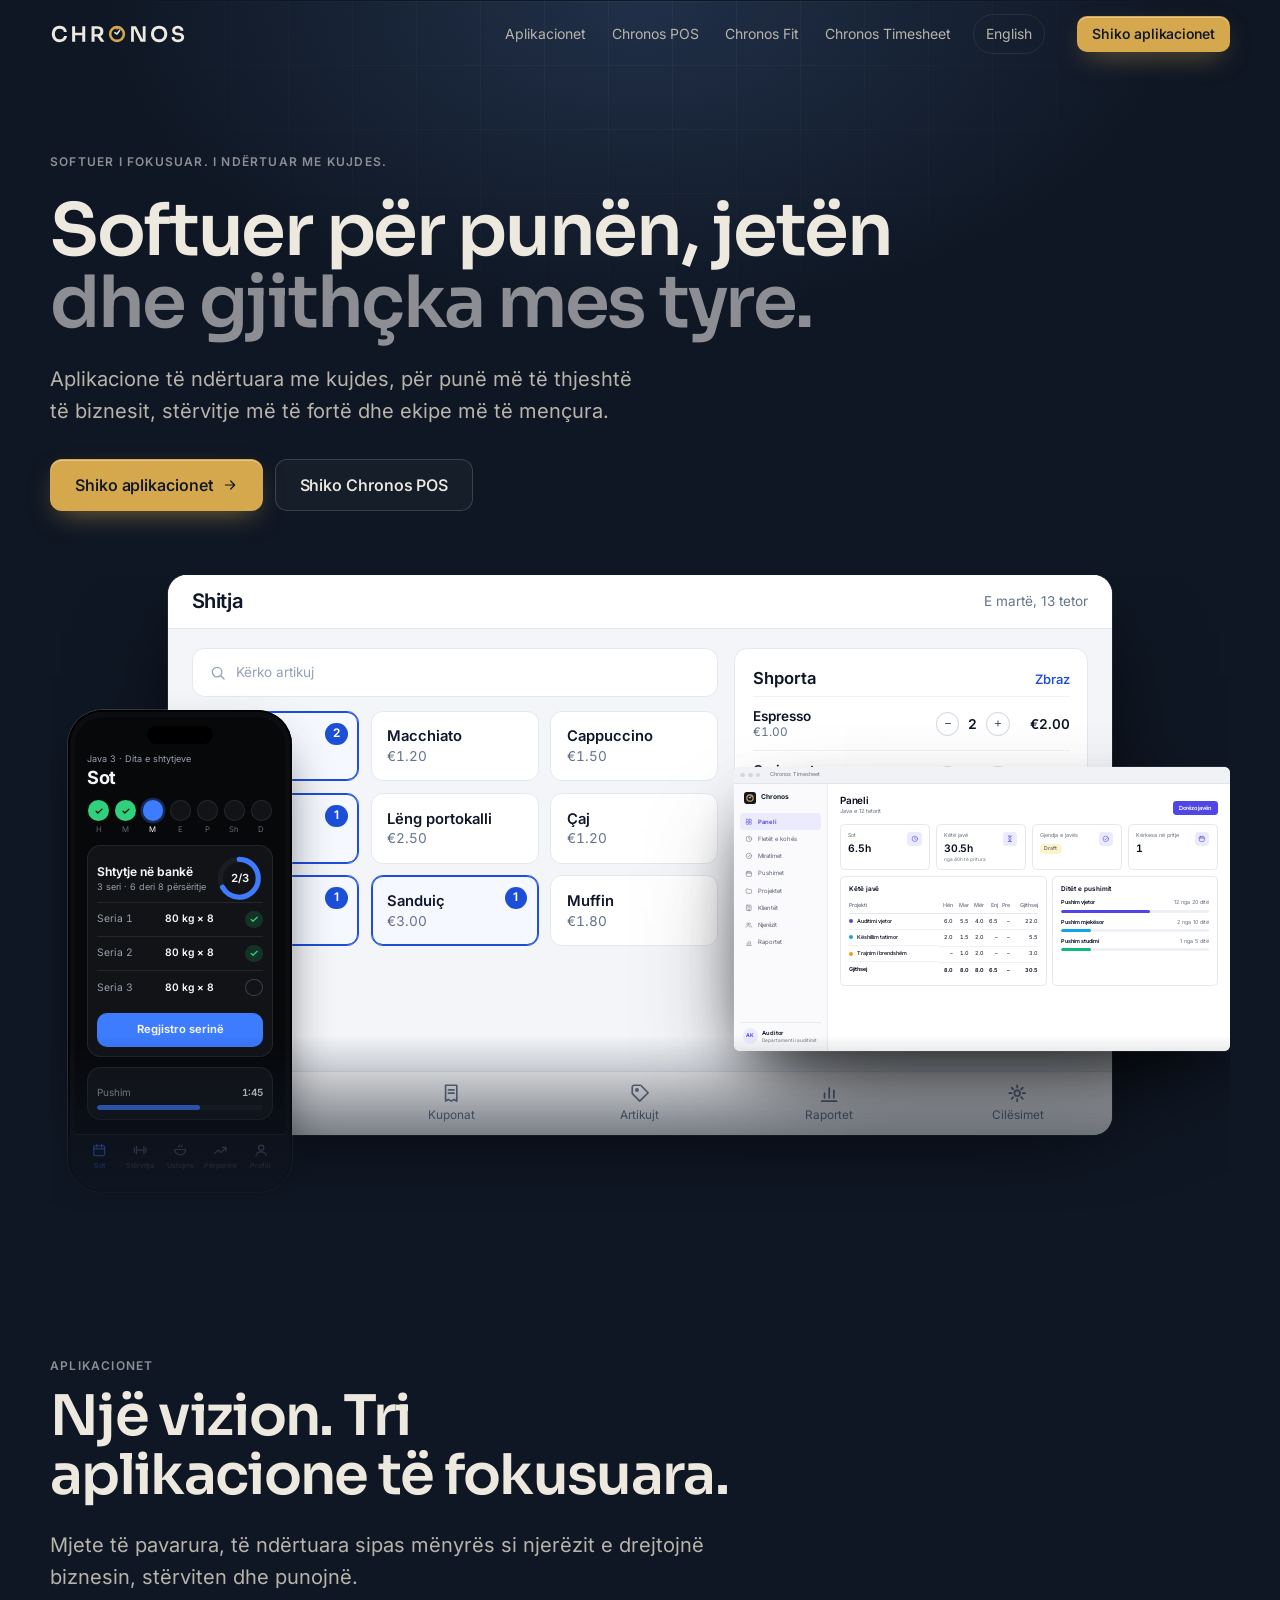
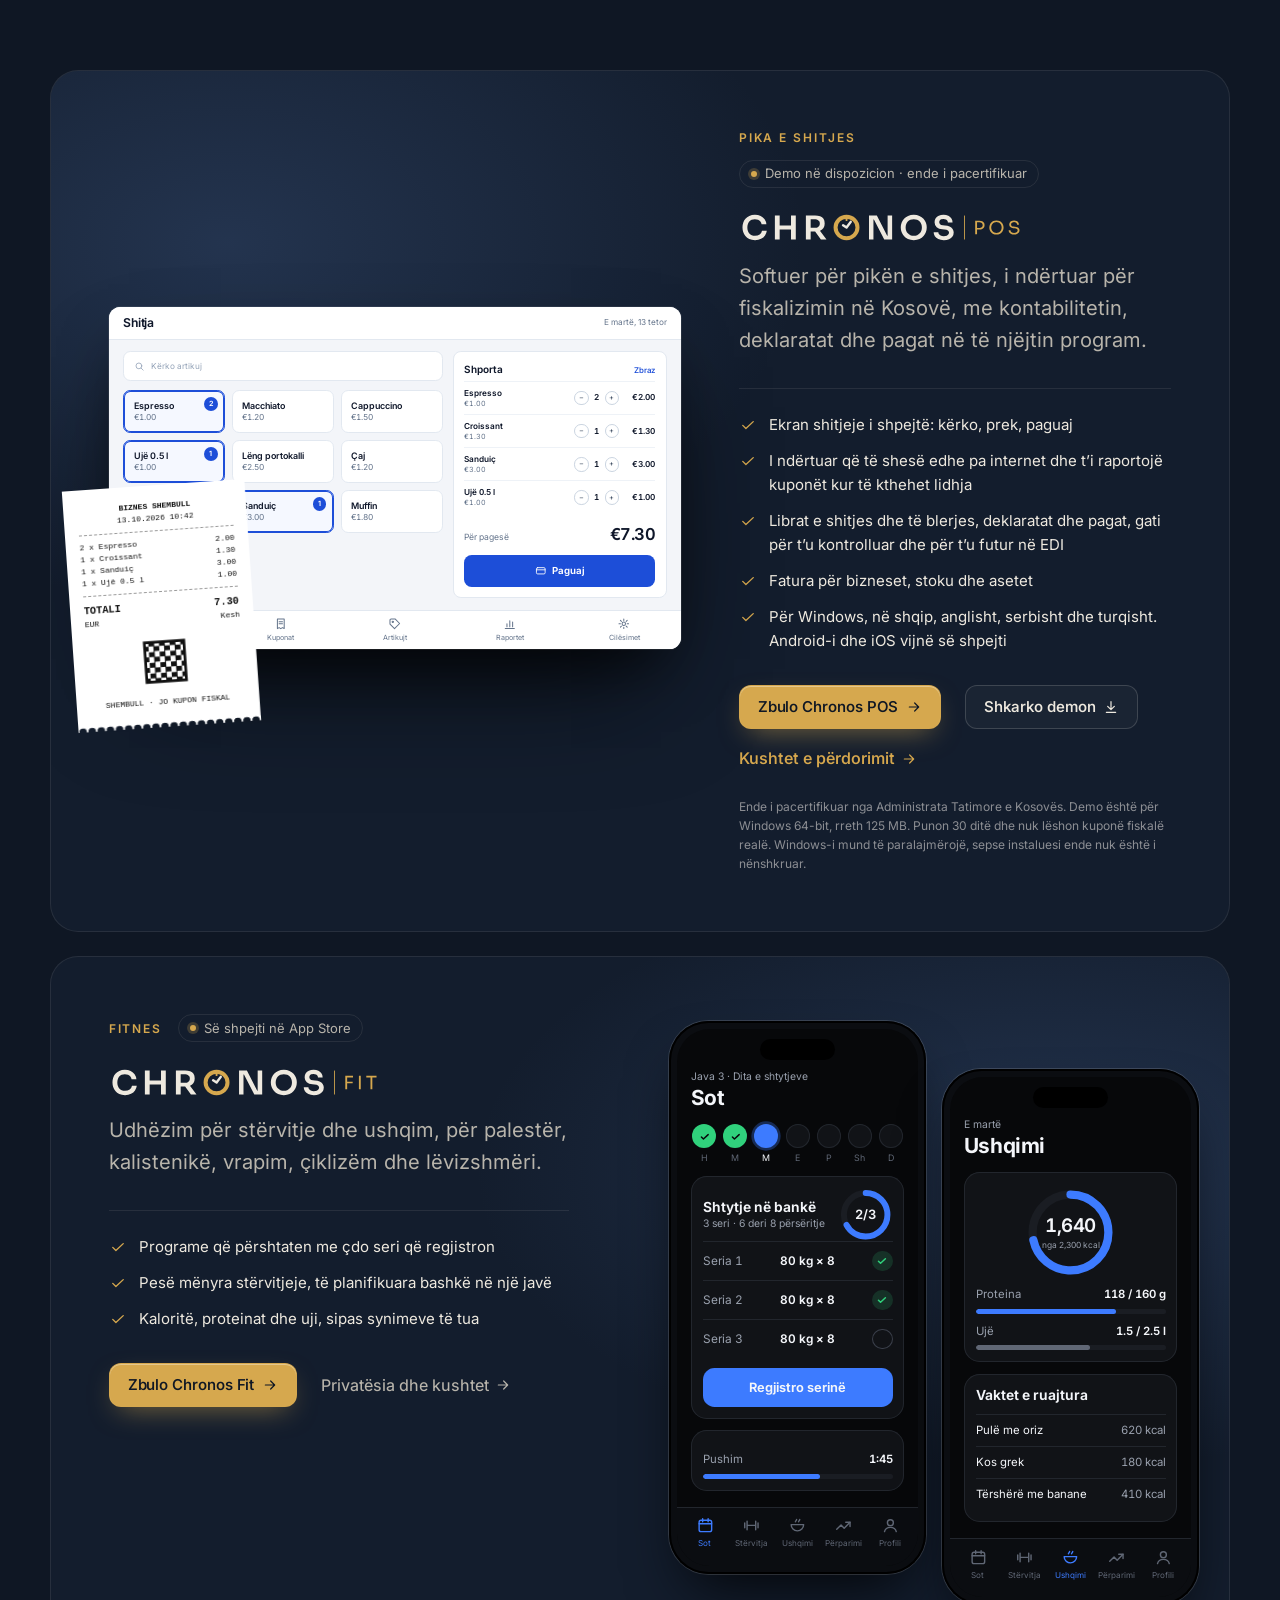
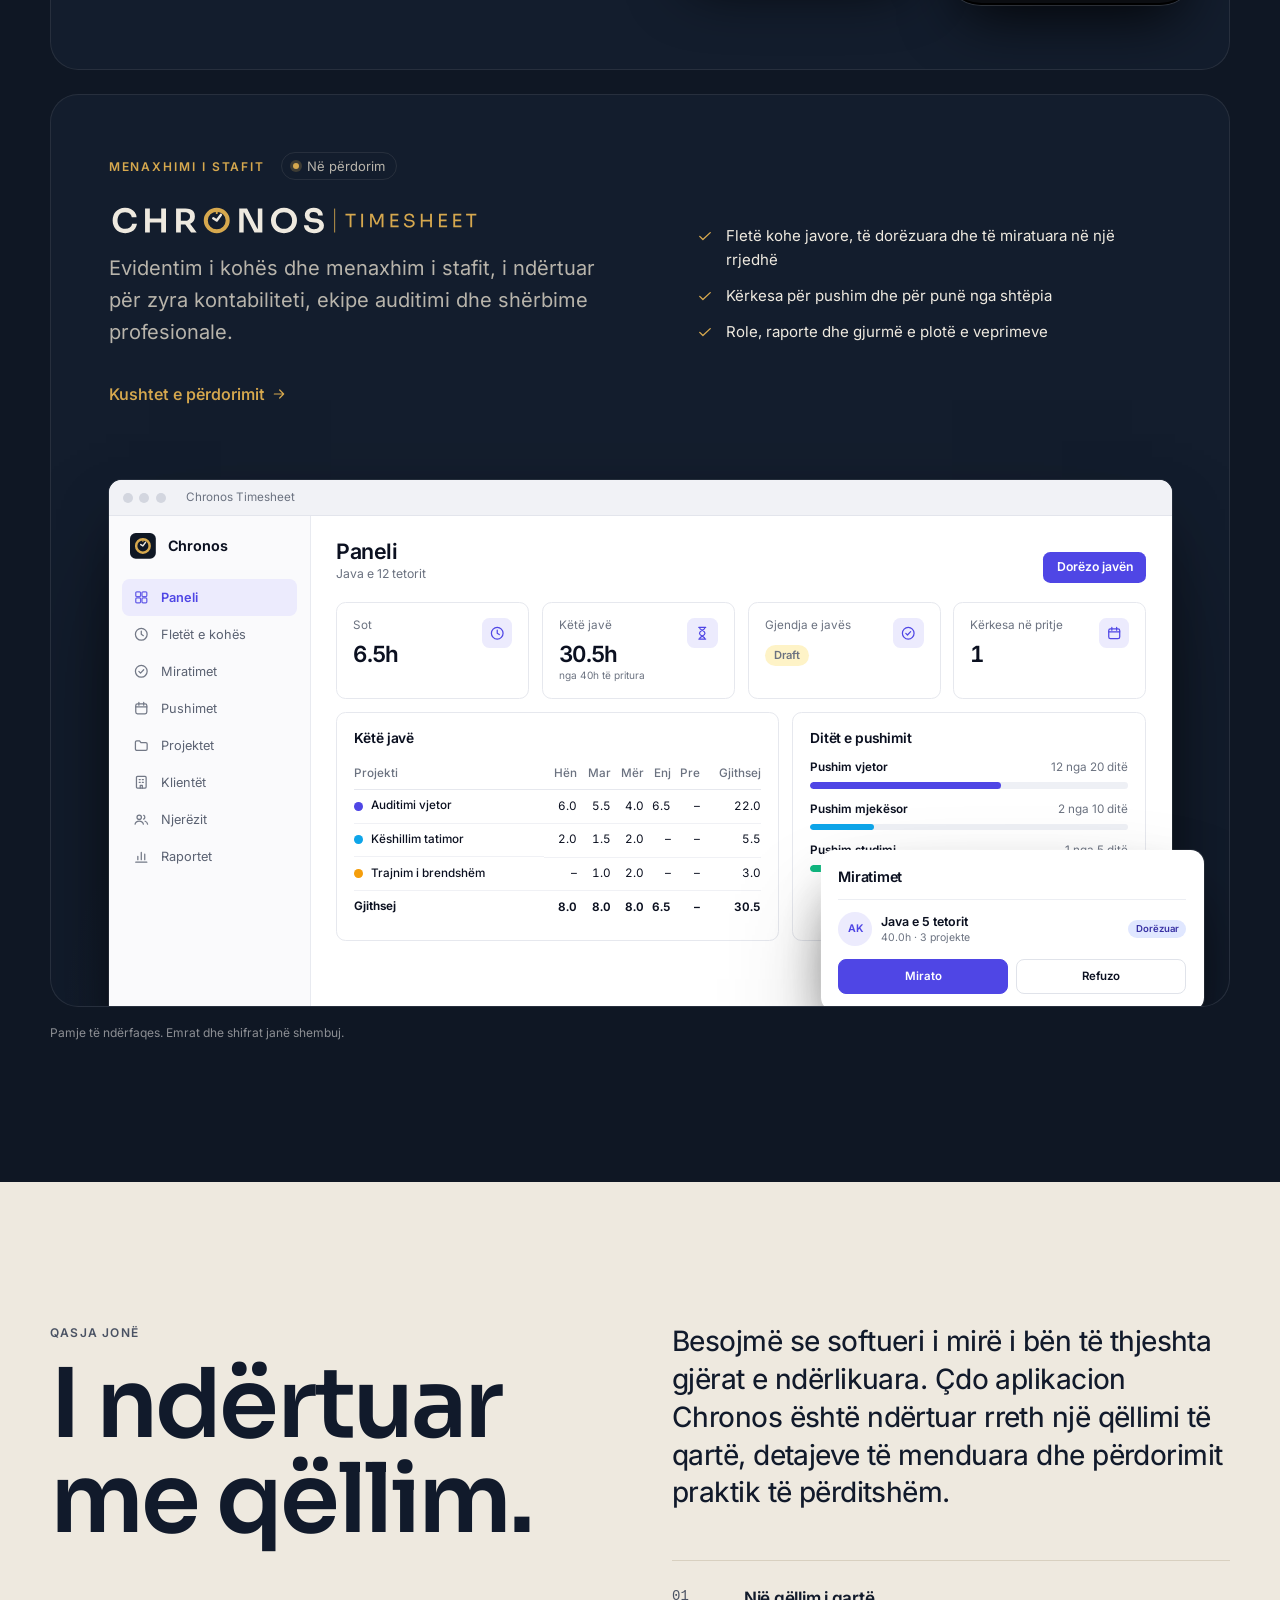
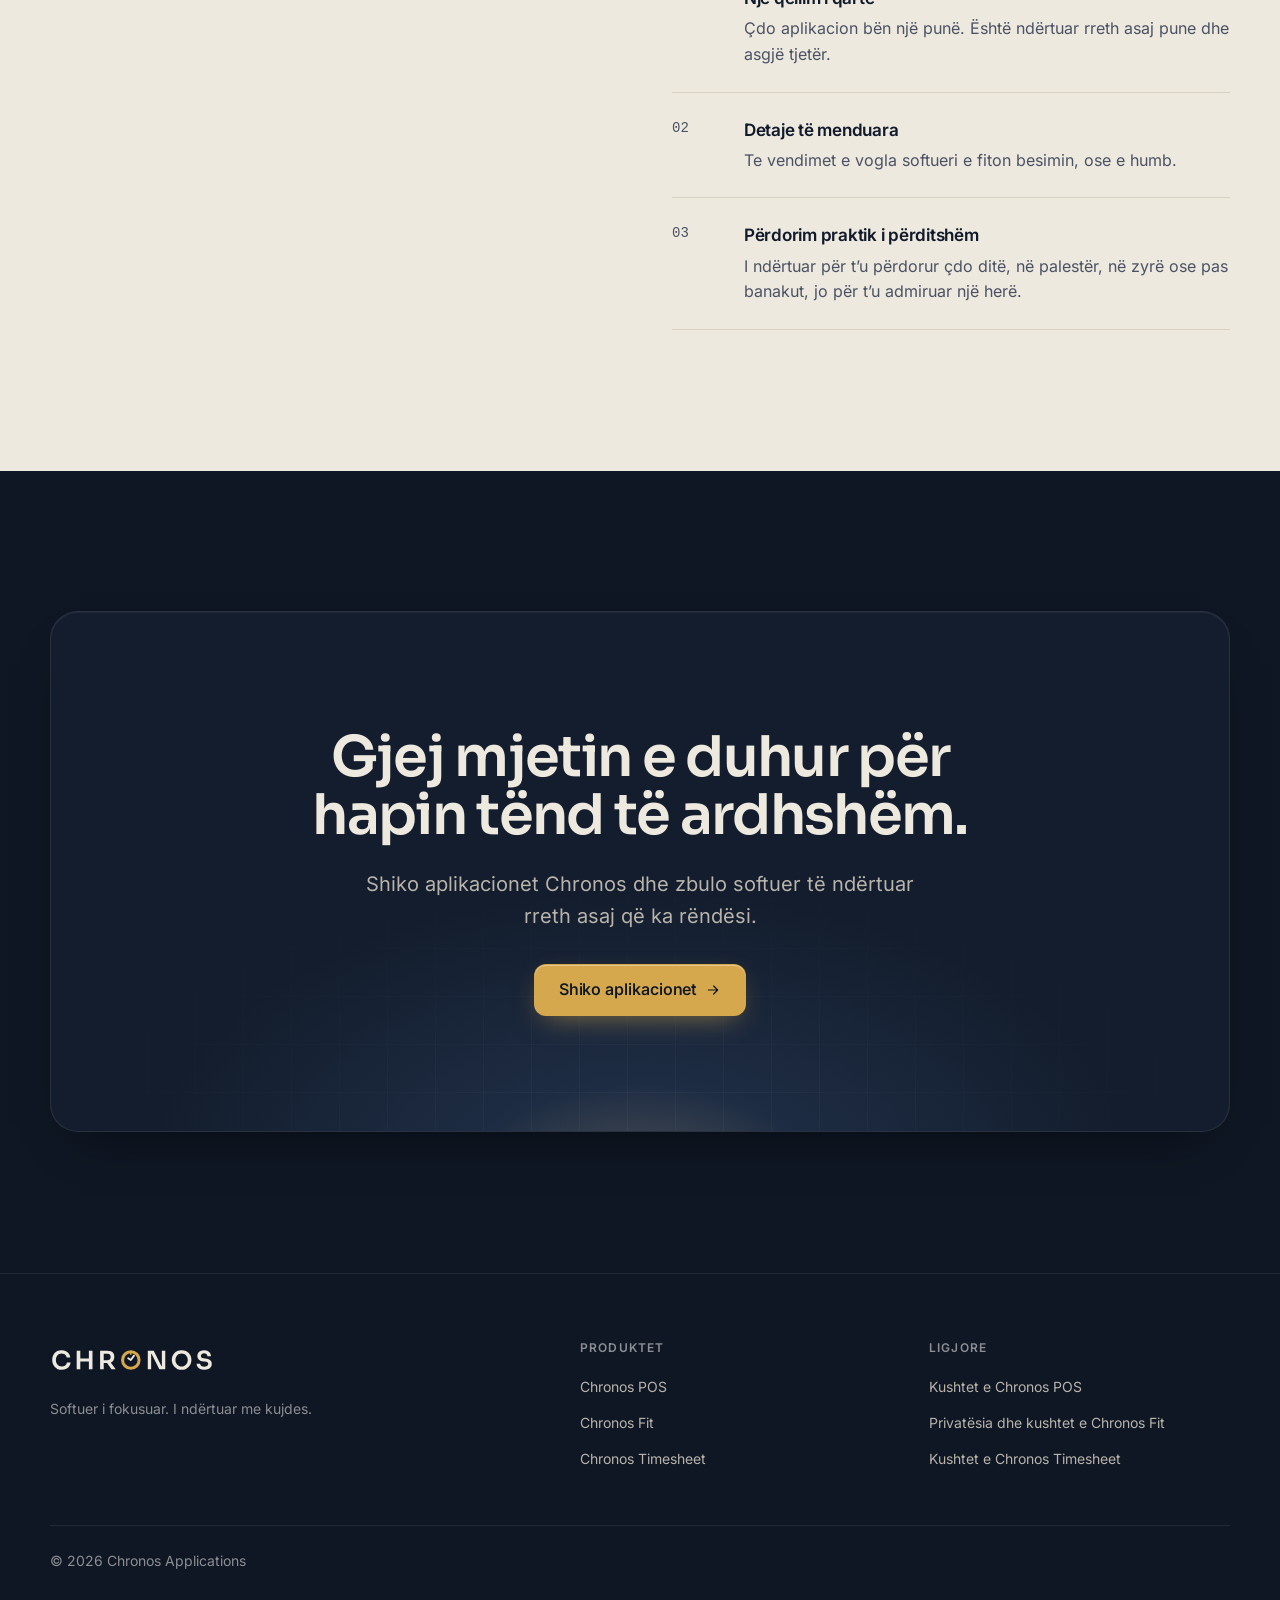
<file: index.sq.html>
<!doctype html>
<html lang="sq">
  <head>
    <meta charset="utf-8" />
    <meta name="viewport" content="width=device-width, initial-scale=1" />
    <title>Chronos Applications — Softuer i fokusuar. I ndërtuar me kujdes.</title>
    <meta name="description" content="Chronos Applications ndërton softuer të fokusuar: Chronos POS për pikën e shitjes në Kosovë, Chronos Fit për stërvitje dhe ushqim, dhe Chronos Timesheet për evidentimin e kohës në firma profesionale." />
    <meta name="theme-color" content="#0f1724" />
    <link rel="canonical" href="https://chronosapplications.com/index.sq.html" />
    <meta property="og:site_name" content="Chronos Applications" />
    <meta property="og:type" content="website" />
    <meta property="og:title" content="Chronos Applications — Softuer i fokusuar. I ndërtuar me kujdes." />
    <meta property="og:description" content="Chronos Applications ndërton softuer të fokusuar: Chronos POS për pikën e shitjes në Kosovë, Chronos Fit për stërvitje dhe ushqim, dhe Chronos Timesheet për evidentimin e kohës në firma profesionale." />
    <meta property="og:url" content="https://chronosapplications.com/index.sq.html" />
    <meta name="twitter:card" content="summary" />
    <link rel="icon" href="./favicon.ico" sizes="32x32" />
    <link rel="icon" href="./assets/brand/favicon.svg" type="image/svg+xml" />
    <link rel="apple-touch-icon" href="./assets/brand/apple-touch-icon.png" />
    <link rel="preload" href="./assets/inter-latin.woff2" as="font" type="font/woff2" crossorigin />
    <link rel="preload" href="./assets/sora-latin.woff2" as="font" type="font/woff2" crossorigin />
    <script>(function (d) { d.classList.add('js'); try { if (!sessionStorage.getItem('chronos-intro') && !(window.matchMedia && matchMedia('(prefers-reduced-motion: reduce)').matches)) { sessionStorage.setItem('chronos-intro', '1'); d.classList.add('intro-play'); setTimeout(function () { if (!d.classList.contains('ui-js')) d.classList.remove('intro-play'); }, 2900); } } catch (e) {} })(document.documentElement);</script>
    <script type="application/ld+json">{"@context":"https://schema.org","@type":"Organization","name":"Chronos Applications","url":"https://chronosapplications.com/","slogan":"Softuer i fokusuar. I ndërtuar me kujdes.","description":"Chronos Applications ndërton softuer të fokusuar: Chronos POS për pikën e shitjes në Kosovë, Chronos Fit për stërvitje dhe ushqim, dhe Chronos Timesheet për evidentimin e kohës në firma profesionale."}</script>
    <link rel="alternate" hreflang="en" href="https://chronosapplications.com/" />
    <link rel="alternate" hreflang="sq" href="https://chronosapplications.com/index.sq.html" />
    <link rel="alternate" hreflang="x-default" href="https://chronosapplications.com/" />
    <link rel="stylesheet" href="./assets/site.css" />
    <link rel="stylesheet" href="./assets/ui.css" />
    <script src="./assets/ui.js" defer></script>
  </head>
  <body class="ui">
    <div class="intro" aria-hidden="true">
      <div class="intro-bg"></div>
      <div class="intro-mark">
        <svg class="intro-logo" viewBox="-5.56 -14.88 883.45 129.48" width="580" height="85" focusable="false">
        <defs>
          <mask id="chi-wipe" maskUnits="userSpaceOnUse" x="360" y="-25" width="140" height="150"><circle class="il-wipe" cx="429.79" cy="49.86" r="44.57" fill="none" stroke="#fff" stroke-width="19" pathLength="100" stroke-dasharray="100" transform="rotate(-90 429.79 49.86)"/></mask>
          <radialGradient id="chi-glow-g"><stop offset="0" stop-color="#D6A84E" stop-opacity="0.5"/><stop offset="1" stop-color="#D6A84E" stop-opacity="0"/></radialGradient>
          <linearGradient id="chi-shine-g" x1="0" x2="1" y1="0" y2="0"><stop offset="0" stop-color="#fff" stop-opacity="0"/><stop offset="0.5" stop-color="#fff6e2" stop-opacity="0.9"/><stop offset="1" stop-color="#fff" stop-opacity="0"/></linearGradient>
          <clipPath id="chi-clip"><use href="#chi-1"/><use href="#chi-2"/><use href="#chi-3"/><use href="#chi-4"/><use href="#chi-5"/><use href="#chi-6"/><use href="#chi-7"/><use href="#chi-8"/><use href="#chi-9"/></clipPath>
        </defs>
        <circle class="il-glow" cx="429.79" cy="49.86" r="120" fill="url(#chi-glow-g)"/>
        <path id="chi-1" class="il-move il-l il-l1" style="--d: 92px" fill="#EEE9DF" d="M57.4 102.6Q43.84 102.6 34.11 97.81Q24.38 93.01 18.29 85.34Q12.19 77.67 9.32 68.63Q6.44 59.59 6.44 51.23V48.22Q6.44 38.9 9.38 29.86Q12.33 20.82 18.49 13.42Q24.66 6.03 34.18 1.58Q43.7 -2.88 56.71 -2.88Q70.27 -2.88 80.34 1.99Q90.41 6.85 96.44 15.68Q102.47 24.52 103.7 36.3H84.11Q83.01 29.45 79.25 24.73Q75.48 20 69.73 17.6Q63.97 15.21 56.71 15.21Q49.32 15.21 43.56 17.74Q37.81 20.27 33.97 24.93Q30.14 29.59 28.15 35.89Q26.16 42.19 26.16 49.86Q26.16 57.26 28.15 63.56Q30.14 69.86 34.11 74.59Q38.08 79.32 43.9 81.92Q49.73 84.52 57.4 84.52Q68.63 84.52 76.37 78.97Q84.11 73.42 85.75 63.42H105.34Q103.97 74.11 98.08 83.01Q92.19 91.92 81.92 97.26Q71.64 102.6 57.4 102.6Z"/>
        <path id="chi-2" class="il-move il-l il-l2" style="--d: 62px" fill="#EEE9DF" d="M203.84 100V58.49H157.67V100H138.22V0H157.67V41.37H203.84V0H223.29V100Z"/>
        <path id="chi-3" class="il-move il-l il-l3" style="--d: 34px" fill="#EEE9DF" d="M264.38 100V-0.68H301.51Q313.56 -0.68 322.4 2.88Q331.23 6.44 336.03 13.7Q340.82 20.96 340.82 31.92V34.11Q340.82 45.21 335.96 52.33Q331.1 59.45 322.33 63.01Q321.92 63.15 321.51 63.29L348.22 100H325.48L301.92 66.58Q301.78 66.58 301.51 66.58H283.84V100ZM283.84 15.89V50.82H303.56Q308.9 50.82 312.81 48.63Q316.71 46.44 318.9 42.47Q321.1 38.49 321.1 33.42Q321.1 28.22 318.9 24.25Q316.71 20.27 312.81 18.08Q308.9 15.89 303.56 15.89Z"/>
        <path id="chi-4" class="il-ring" mask="url(#chi-wipe)" fill="#D6A84E" d="M377.05 49.86a52.74 52.74 0 1 1 105.48 0a52.74 52.74 0 1 1 -105.48 0ZM393.4 49.86a36.39 36.39 0 1 0 72.78 0a36.39 36.39 0 1 0 -72.78 0Z"/>
        <path id="chi-5" class="il-move il-crown" fill="#D6A84E" d="M433.8 19.3L433.8 5.46A4.01 4.01 0 0 0 425.79 5.46L425.79 19.3A4.01 4.01 0 0 0 433.8 19.3Z"/>
        <path id="chi-6" class="il-hands" fill="#EEE9DF" d="M432.52 45.66L418.48 36.54A5.01 5.01 0 0 0 413.03 44.95L427.07 54.06A5.01 5.01 0 0 0 432.52 45.66ZM433.85 52.81L450.96 29.26A5.01 5.01 0 0 0 442.85 23.37L425.74 46.92A5.01 5.01 0 0 0 433.85 52.81Z"/>
        <path id="chi-7" class="il-move il-r il-r1" style="--d: 34px" fill="#EEE9DF" d="M521.23 100V0H553.15L595.21 83.84H596.99V0H615.34V100H583.29L541.23 16.16H539.32V100Z"/>
        <path id="chi-8" class="il-move il-r il-r2" style="--d: 62px" fill="#EEE9DF" d="M703.42 102.6Q689.86 102.6 679.93 97.81Q670 93.01 663.49 85.27Q656.99 77.53 653.77 68.56Q650.55 59.59 650.55 51.23V48.22Q650.55 39.04 653.84 29.93Q657.12 20.82 663.77 13.42Q670.41 6.03 680.27 1.58Q690.14 -2.88 703.42 -2.88Q716.58 -2.88 726.44 1.58Q736.3 6.03 742.95 13.42Q749.59 20.82 752.88 29.93Q756.16 39.04 756.16 48.22V51.23Q756.16 59.59 752.95 68.56Q749.73 77.53 743.22 85.27Q736.71 93.01 726.78 97.81Q716.85 102.6 703.42 102.6ZM703.42 84.52Q711.1 84.52 717.19 81.78Q723.29 79.04 727.6 74.18Q731.92 69.32 734.18 63.08Q736.44 56.85 736.44 49.86Q736.44 42.33 734.18 36.03Q731.92 29.73 727.6 25.07Q723.29 20.41 717.12 17.81Q710.96 15.21 703.42 15.21Q695.75 15.21 689.59 17.81Q683.42 20.41 679.11 25.07Q674.79 29.73 672.53 36.03Q670.27 42.33 670.27 49.86Q670.27 56.85 672.53 63.08Q674.79 69.32 679.11 74.18Q683.42 79.04 689.59 81.78Q695.75 84.52 703.42 84.52Z"/>
        <path id="chi-9" class="il-move il-r il-r3" style="--d: 92px" fill="#EEE9DF" d="M825.48 102.6Q812.19 102.6 803.08 98.36Q793.97 94.11 789.18 86.64Q784.38 79.18 784.38 69.73H803.42Q803.42 73.7 805.62 77.47Q807.81 81.23 812.67 83.56Q817.53 85.89 825.48 85.89Q832.6 85.89 837.4 83.84Q842.19 81.78 844.52 78.42Q846.85 75.07 846.85 70.82Q846.85 65.48 842.33 62.26Q837.81 59.04 828.36 58.22L819.59 57.53Q805.21 56.3 796.64 48.56Q788.08 40.82 788.08 28.08Q788.08 18.49 792.6 11.58Q797.12 4.66 805.27 0.89Q813.42 -2.88 824.38 -2.88Q835.75 -2.88 843.97 1.1Q852.19 5.07 856.71 12.26Q861.23 19.45 861.23 29.18H842.19Q842.19 25.07 840.21 21.58Q838.22 18.08 834.32 15.96Q830.41 13.84 824.38 13.84Q818.63 13.84 814.79 15.75Q810.96 17.67 809.04 20.96Q807.12 24.25 807.12 28.08Q807.12 32.74 810.55 36.23Q813.97 39.73 821.37 40.27L830.14 41.1Q840.82 41.92 848.9 45.62Q856.99 49.32 861.44 55.62Q865.89 61.92 865.89 70.82Q865.89 80.27 860.96 87.47Q856.03 94.66 846.92 98.63Q837.81 102.6 825.48 102.6Z"/>
        <g clip-path="url(#chi-clip)"><rect class="il-shine" x="-5.56" y="-14.88" width="170" height="129.48" fill="url(#chi-shine-g)"/></g>
        </svg>
        <span class="intro-line"></span>
        <p class="intro-tag">Softuer i fokusuar. I&nbsp;ndërtuar me kujdes.</p>
      </div>
    </div>
    <a class="skip" href="#main">Kalo te përmbajtja</a>
    <header class="nav" id="top">
      <div class="container nav-in">
        <a class="brand" href="./index.sq.html" aria-label="Chronos Applications, faqja kryesore"><img src="./assets/brand/chronos.svg" width="136" height="20" alt="" /></a>
        <nav class="nav-links" aria-label="Kryesore">
          <a href="#apps">Aplikacionet</a>
          <a href="./pos.sq.html">Chronos POS</a>
          <a href="./fit.sq.html">Chronos Fit</a>
          <a href="#timesheet">Chronos Timesheet</a>
          <a class="lang" href="./index.html" hreflang="en" lang="en">English</a>
        </nav>
        <a class="btn btn-primary btn-sm nav-cta" href="#apps">Shiko aplikacionet</a>
        <details class="menu">
          <summary aria-label="Menyja"><svg class="bars" viewBox="0 0 24 24" fill="none" stroke="currentColor" stroke-width="1.8" stroke-linecap="round" stroke-linejoin="round" aria-hidden="true"><path d="M4 8h16M4 16h16"/></svg><svg class="x" viewBox="0 0 24 24" fill="none" stroke="currentColor" stroke-width="1.8" stroke-linecap="round" stroke-linejoin="round" aria-hidden="true"><path d="M6 6l12 12M18 6L6 18"/></svg></summary>
          <nav class="menu-panel" aria-label="Kryesore">
            <a href="#apps">Aplikacionet<svg viewBox="0 0 24 24" fill="none" stroke="currentColor" stroke-width="1.8" stroke-linecap="round" stroke-linejoin="round" aria-hidden="true"><path d="M5 12h14M13 6l6 6-6 6"/></svg></a>
            <a href="./pos.sq.html">Chronos POS<svg viewBox="0 0 24 24" fill="none" stroke="currentColor" stroke-width="1.8" stroke-linecap="round" stroke-linejoin="round" aria-hidden="true"><path d="M5 12h14M13 6l6 6-6 6"/></svg></a>
            <a href="./fit.sq.html">Chronos Fit<svg viewBox="0 0 24 24" fill="none" stroke="currentColor" stroke-width="1.8" stroke-linecap="round" stroke-linejoin="round" aria-hidden="true"><path d="M5 12h14M13 6l6 6-6 6"/></svg></a>
            <a href="#timesheet">Chronos Timesheet<svg viewBox="0 0 24 24" fill="none" stroke="currentColor" stroke-width="1.8" stroke-linecap="round" stroke-linejoin="round" aria-hidden="true"><path d="M5 12h14M13 6l6 6-6 6"/></svg></a>
            <a href="./index.html" hreflang="en" lang="en">English<svg viewBox="0 0 24 24" fill="none" stroke="currentColor" stroke-width="1.8" stroke-linecap="round" stroke-linejoin="round" aria-hidden="true"><path d="M5 12h14M13 6l6 6-6 6"/></svg></a>
            <a class="btn btn-primary btn-lg" href="#apps">Shiko aplikacionet</a>
          </nav>
        </details>
      </div>
      <span class="read-progress" aria-hidden="true"></span>
    </header>

    <main id="main">
      <section class="hero">
        <div class="backdrop"></div>
        <div class="container">
          <div class="hero-copy">
            <p class="label" data-reveal>Softuer i fokusuar. I ndërtuar me kujdes.</p>
            <h1 data-reveal style="--i: 1">Softuer për punën, jetën <span class="soft">dhe gjithçka mes tyre.</span></h1>
            <p class="hero-lede" data-reveal style="--i: 2">Aplikacione të ndërtuara me kujdes, për punë më të thjeshtë të biznesit, stërvitje më të fortë dhe ekipe më të mençura.</p>
            <div class="actions" data-reveal style="--i: 3">
              <a class="btn btn-primary btn-lg" href="#apps">Shiko aplikacionet<svg viewBox="0 0 24 24" fill="none" stroke="currentColor" stroke-width="1.8" stroke-linecap="round" stroke-linejoin="round" aria-hidden="true"><path d="M5 12h14M13 6l6 6-6 6"/></svg></a>
              <a class="btn btn-lg" href="./pos.sq.html">Shiko Chronos POS</a>
            </div>
          </div>
          <div class="stage" data-pause>
            <div class="scale s-desk" role="img" aria-label="Pamje e ekranit të shitjes së Chronos POS: artikujt majtas, shporta dhe shuma për pagesë djathtas."><div aria-hidden="true"><div class="mock pos">
      <div class="pos-top"><b>Shitja</b><span>E martë, 13 tetor</span></div>
      <div class="pos-body">
        <div>
          <div class="pos-search"><svg viewBox="0 0 24 24" fill="none" stroke="currentColor" stroke-width="1.8" stroke-linecap="round" stroke-linejoin="round" aria-hidden="true"><circle cx="11" cy="11" r="6.5"/><path d="M16 16l4.5 4.5"/></svg>Kërko artikuj</div>
          <div class="pos-grid"><div class="pos-item on"><b>Espresso</b><span>€1.00</span><i>2</i></div><div class="pos-item"><b>Macchiato</b><span>€1.20</span></div><div class="pos-item"><b>Cappuccino</b><span>€1.50</span></div><div class="pos-item on"><b>Ujë 0.5 l</b><span>€1.00</span><i>1</i></div><div class="pos-item"><b>Lëng portokalli</b><span>€2.50</span></div><div class="pos-item"><b>Çaj</b><span>€1.20</span></div><div class="pos-item on"><b>Croissant</b><span>€1.30</span><i>1</i></div><div class="pos-item on"><b>Sanduiç</b><span>€3.00</span><i>1</i></div><div class="pos-item"><b>Muffin</b><span>€1.80</span></div></div>
        </div>
        <div class="pos-cart">
          <div class="pos-cart-head"><b>Shporta</b><span>Zbraz</span></div>
          <div class="pos-line"><span class="pos-name"><b>Espresso</b><small>€1.00</small></span><span class="pos-step"><i>−</i><b>2</b><i>+</i></span><span class="pos-amt">€2.00</span></div><div class="pos-line"><span class="pos-name"><b>Croissant</b><small>€1.30</small></span><span class="pos-step"><i>−</i><b>1</b><i>+</i></span><span class="pos-amt">€1.30</span></div><div class="pos-line"><span class="pos-name"><b>Sanduiç</b><small>€3.00</small></span><span class="pos-step"><i>−</i><b>1</b><i>+</i></span><span class="pos-amt">€3.00</span></div><div class="pos-line"><span class="pos-name"><b>Ujë 0.5 l</b><small>€1.00</small></span><span class="pos-step"><i>−</i><b>1</b><i>+</i></span><span class="pos-amt">€1.00</span></div>
          <div class="pos-total"><span>Për pagesë</span><b>€7.30</b></div>
          <div class="pos-pay"><svg viewBox="0 0 24 24" fill="none" stroke="currentColor" stroke-width="1.8" stroke-linecap="round" stroke-linejoin="round" aria-hidden="true"><rect x="3" y="5.5" width="18" height="13" rx="2.5"/><path d="M3 10h18"/></svg>Paguaj</div>
        </div>
      </div>
      <div class="pos-tabs"><span class="on"><svg viewBox="0 0 24 24" fill="none" stroke="currentColor" stroke-width="1.8" stroke-linecap="round" stroke-linejoin="round" aria-hidden="true"><path d="M3 4.500h2.500l2.2 10.500h9.800l2-7.500H7"/><circle cx="9" cy="19" r="1.3"/><circle cx="17" cy="19" r="1.3"/></svg><em>Shitja</em></span><span><svg viewBox="0 0 24 24" fill="none" stroke="currentColor" stroke-width="1.8" stroke-linecap="round" stroke-linejoin="round" aria-hidden="true"><path d="M6 3.500h12v17l-3-1.8-3 1.8-3-1.8-3 1.800z"/><path d="M9 8.500h6M9 12h6"/></svg><em>Kuponat</em></span><span><svg viewBox="0 0 24 24" fill="none" stroke="currentColor" stroke-width="1.8" stroke-linecap="round" stroke-linejoin="round" aria-hidden="true"><path d="M3.5 12.500v-7a2 2 0 0 1 2-2h7l8 8-9 9z"/><circle cx="8.5" cy="8.5" r="1.2"/></svg><em>Artikujt</em></span><span><svg viewBox="0 0 24 24" fill="none" stroke="currentColor" stroke-width="1.8" stroke-linecap="round" stroke-linejoin="round" aria-hidden="true"><path d="M4 20.500h16M7 17v-5M12 17V6.500M17 17v-8"/></svg><em>Raportet</em></span><span><svg viewBox="0 0 24 24" fill="none" stroke="currentColor" stroke-width="1.8" stroke-linecap="round" stroke-linejoin="round" aria-hidden="true"><circle cx="12" cy="12" r="3"/><path d="M12 3.500v2.500M12 18v2.500M3.5 12H6M18 12h2.500M6 6l1.8 1.800M16.2 16.200L18 18M18 6l-1.8 1.800M7.8 16.200L6 18"/></svg><em>Cilësimet</em></span></div>
    </div></div></div>
            <div class="scale s-phone" role="img" aria-label="Pamje e ekranit Sot të Chronos Fit: java, ushtrimi aktual dhe seritë e tij."><div aria-hidden="true"><div class="mock phone"><div class="phone-screen">
      <p class="ph-sub">Java 3 · Dita e shtytjeve</p>
      <p class="ph-title">Sot</p>
      <div class="ph-week"><div class="ph-day done"><i><svg viewBox="0 0 24 24" fill="none" stroke="currentColor" stroke-width="1.8" stroke-linecap="round" stroke-linejoin="round" aria-hidden="true"><path d="M5 12.5l4.2 4.2L19 7.5"/></svg></i>H</div><div class="ph-day done"><i><svg viewBox="0 0 24 24" fill="none" stroke="currentColor" stroke-width="1.8" stroke-linecap="round" stroke-linejoin="round" aria-hidden="true"><path d="M5 12.5l4.2 4.2L19 7.5"/></svg></i>M</div><div class="ph-day now"><i></i>M</div><div class="ph-day"><i></i>E</div><div class="ph-day"><i></i>P</div><div class="ph-day"><i></i>Sh</div><div class="ph-day"><i></i>D</div></div>
      <div class="ph-card">
        <div class="ph-row">
          <div><p class="ph-name">Shtytje në bankë</p><p class="ph-sub">3 seri · 6 deri 8 përsëritje</p></div>
          <div class="ph-ring"><svg viewBox="0 0 54 54"><circle cx="27" cy="27" r="22" fill="none" stroke="#1a1d23" stroke-width="6"/><circle cx="27" cy="27" r="22" fill="none" stroke="#3d7bff" stroke-width="6" stroke-linecap="round" stroke-dasharray="138.2" stroke-dashoffset="46"/></svg><b>2/3</b></div>
        </div>
        <div class="ph-set"><span>Seria 1</span><b>80 kg × 8</b><span class="ph-ok"><svg viewBox="0 0 24 24" fill="none" stroke="currentColor" stroke-width="1.8" stroke-linecap="round" stroke-linejoin="round" aria-hidden="true"><path d="M5 12.5l4.2 4.2L19 7.5"/></svg></span></div><div class="ph-set"><span>Seria 2</span><b>80 kg × 8</b><span class="ph-ok"><svg viewBox="0 0 24 24" fill="none" stroke="currentColor" stroke-width="1.8" stroke-linecap="round" stroke-linejoin="round" aria-hidden="true"><path d="M5 12.5l4.2 4.2L19 7.5"/></svg></span></div><div class="ph-set"><span>Seria 3</span><b>80 kg × 8</b><span class="ph-ok empty"></span></div>
        <div class="ph-btn">Regjistro serinë</div>
      </div>
      <div class="ph-card">
        <div class="ph-meter"><div><span>Pushim</span><b>1:45</b></div><div class="ph-bar live"><i style="width: 62%"></i></div></div>
      </div>
      <div class="ph-tabs"><span class="on"><svg viewBox="0 0 24 24" fill="none" stroke="currentColor" stroke-width="1.8" stroke-linecap="round" stroke-linejoin="round" aria-hidden="true"><rect x="4" y="5.5" width="16" height="14.5" rx="2.5"/><path d="M4 10h16M8.5 3.5v4M15.5 3.5v4"/></svg><em>Sot</em></span><span><svg viewBox="0 0 24 24" fill="none" stroke="currentColor" stroke-width="1.8" stroke-linecap="round" stroke-linejoin="round" aria-hidden="true"><path d="M6.5 6.5v11M17.5 6.5v11M3.5 9v6M20.5 9v6M6.5 12h11"/></svg><em>Stërvitja</em></span><span><svg viewBox="0 0 24 24" fill="none" stroke="currentColor" stroke-width="1.8" stroke-linecap="round" stroke-linejoin="round" aria-hidden="true"><path d="M4 11h16a8 8 0 0 1-16 0z"/><path d="M9.5 7.5c0-1.5 1.5-1.5 1.5-3M13.5 7.5c0-1.5 1.5-1.5 1.5-3"/></svg><em>Ushqimi</em></span><span><svg viewBox="0 0 24 24" fill="none" stroke="currentColor" stroke-width="1.8" stroke-linecap="round" stroke-linejoin="round" aria-hidden="true"><path d="M3.5 17l5.5-5.5 4 4L20.5 8"/><path d="M15 8h5.5v5.5"/></svg><em>Përparimi</em></span><span><svg viewBox="0 0 24 24" fill="none" stroke="currentColor" stroke-width="1.8" stroke-linecap="round" stroke-linejoin="round" aria-hidden="true"><circle cx="12" cy="8.5" r="3.8"/><path d="M4.5 20c.8-3.6 3.8-5.5 7.5-5.5s6.7 1.9 7.5 5.5"/></svg><em>Profili</em></span></div>
    </div></div></div></div>
            <div class="scale s-pos" role="img" aria-label="Pamje e panelit të Chronos Timesheet: orët e kësaj jave, gjendja e javës, projektet dhe ditët e pushimit."><div aria-hidden="true"><div class="mock win">
      <div class="win-bar"><i></i><i></i><i></i><span>Chronos Timesheet</span></div>
      <div class="ts">
        <div class="ts-side">
          <div class="ts-brand"><svg viewBox="0 0 1024 1024" aria-hidden="true"><rect width="1024" height="1024" rx="229.07" fill="#0F1724"/><path fill="#D6A84E" d="M194.56 512a317.44 317.44 0 1 1 634.88 0a317.44 317.44 0 1 1 -634.88 0ZM292.97 512a219.03 219.03 0 1 0 438.07 0a219.03 219.03 0 1 0 -438.07 0Z"/><path fill="#D6A84E" d="M536.13 328.01L536.13 244.72A24.13 24.13 0 0 0 487.87 244.72L487.87 328.01A24.13 24.13 0 0 0 536.13 328.01Z"/><path fill="#EEE9DF" d="M528.42 486.71L443.92 431.83A30.16 30.16 0 0 0 411.07 482.42L495.58 537.29A30.16 30.16 0 0 0 528.42 486.71ZM536.4 529.73L639.39 387.96A30.16 30.16 0 0 0 590.6 352.51L487.6 494.27A30.16 30.16 0 0 0 536.4 529.73Z"/></svg>Chronos</div>
          <ul class="ts-nav"><li class="on"><svg viewBox="0 0 24 24" fill="none" stroke="currentColor" stroke-width="1.8" stroke-linecap="round" stroke-linejoin="round" aria-hidden="true"><rect x="4" y="4" width="7" height="7" rx="1.5"/><rect x="13" y="4" width="7" height="7" rx="1.5"/><rect x="4" y="13" width="7" height="7" rx="1.5"/><rect x="13" y="13" width="7" height="7" rx="1.5"/></svg>Paneli</li><li><svg viewBox="0 0 24 24" fill="none" stroke="currentColor" stroke-width="1.8" stroke-linecap="round" stroke-linejoin="round" aria-hidden="true"><circle cx="12" cy="12" r="8.5"/><path d="M12 7.500V12l3 2"/></svg>Fletët e kohës</li><li><svg viewBox="0 0 24 24" fill="none" stroke="currentColor" stroke-width="1.8" stroke-linecap="round" stroke-linejoin="round" aria-hidden="true"><circle cx="12" cy="12" r="8.5"/><path d="M8.5 12.200l2.4 2.4 4.6-4.9"/></svg>Miratimet</li><li><svg viewBox="0 0 24 24" fill="none" stroke="currentColor" stroke-width="1.8" stroke-linecap="round" stroke-linejoin="round" aria-hidden="true"><rect x="4" y="5.5" width="16" height="14.5" rx="2.5"/><path d="M4 10h16M8.5 3.5v4M15.5 3.5v4"/></svg>Pushimet</li><li><svg viewBox="0 0 24 24" fill="none" stroke="currentColor" stroke-width="1.8" stroke-linecap="round" stroke-linejoin="round" aria-hidden="true"><path d="M3.5 7.500a2 2 0 0 1 2-2h4l2 2.500h7a2 2 0 0 1 2 2v7.500a2 2 0 0 1-2 2h-13a2 2 0 0 1-2-2z"/></svg>Projektet</li><li><svg viewBox="0 0 24 24" fill="none" stroke="currentColor" stroke-width="1.8" stroke-linecap="round" stroke-linejoin="round" aria-hidden="true"><rect x="5" y="3.5" width="14" height="17" rx="1.5"/><path d="M9 8h1.500M13.5 8H15M9 12h1.500M13.5 12H15M10.5 20.500v-4h3v4"/></svg>Klientët</li><li><svg viewBox="0 0 24 24" fill="none" stroke="currentColor" stroke-width="1.8" stroke-linecap="round" stroke-linejoin="round" aria-hidden="true"><circle cx="9" cy="9" r="3.2"/><path d="M3 19c.6-3 3-4.5 6-4.500s5.4 1.5 6 4.5"/><path d="M15.5 6.200a3.2 3.2 0 0 1 0 5.600M17.5 14.800c2 .600 3.2 2 3.6 4.2"/></svg>Njerëzit</li><li><svg viewBox="0 0 24 24" fill="none" stroke="currentColor" stroke-width="1.8" stroke-linecap="round" stroke-linejoin="round" aria-hidden="true"><path d="M4 20.500h16M7 17v-5M12 17V6.500M17 17v-8"/></svg>Raportet</li></ul>
          <div class="ts-user"><span>AK</span><div><b>Auditor</b><small>Departamenti i auditimit</small></div></div>
        </div>
        <div class="ts-main">
          <div class="ts-head"><div><b>Paneli</b><small>Java e 12 tetorit</small></div><span class="ts-pill">Dorëzo javën</span></div>
          <div class="ts-kpis">
            <div class="ts-card ts-kpi"><div><span>Sot</span><b>6.5h</b><small>&nbsp;</small></div><i><svg viewBox="0 0 24 24" fill="none" stroke="currentColor" stroke-width="1.8" stroke-linecap="round" stroke-linejoin="round" aria-hidden="true"><circle cx="12" cy="12" r="8.5"/><path d="M12 7.500V12l3 2"/></svg></i></div>
            <div class="ts-card ts-kpi"><div><span>Këtë javë</span><b>30.5h</b><small>nga 40h të pritura</small></div><i><svg viewBox="0 0 24 24" fill="none" stroke="currentColor" stroke-width="1.8" stroke-linecap="round" stroke-linejoin="round" aria-hidden="true"><path d="M7 3.500h10M7 20.500h10M8 3.500c0 4.5 8 4 8 8.500s-8 4-8 8.500M16 3.500c0 4.5-8 4-8 8.500s8 4 8 8.5"/></svg></i></div>
            <div class="ts-card ts-kpi"><div><span>Gjendja e javës</span><b><span class="ts-badge">Draft</span></b><small>&nbsp;</small></div><i><svg viewBox="0 0 24 24" fill="none" stroke="currentColor" stroke-width="1.8" stroke-linecap="round" stroke-linejoin="round" aria-hidden="true"><circle cx="12" cy="12" r="8.5"/><path d="M8.5 12.200l2.4 2.4 4.6-4.9"/></svg></i></div>
            <div class="ts-card ts-kpi"><div><span>Kërkesa në pritje</span><b>1</b><small>&nbsp;</small></div><i><svg viewBox="0 0 24 24" fill="none" stroke="currentColor" stroke-width="1.8" stroke-linecap="round" stroke-linejoin="round" aria-hidden="true"><rect x="4" y="5.5" width="16" height="14.5" rx="2.5"/><path d="M4 10h16M8.5 3.5v4M15.5 3.5v4"/></svg></i></div>
          </div>
          <div class="ts-cols">
            <div class="ts-card ts-box">
              <b>Këtë javë</b>
              <table class="ts-table">
                <tr><th>Projekti</th><th>Hën</th><th>Mar</th><th>Mër</th><th>Enj</th><th>Pre</th><th>Gjithsej</th></tr>
                <tr><td><i style="background: #4f46e5"></i>Auditimi vjetor</td><td>6.0</td><td>5.5</td><td>4.0</td><td>6.5</td><td>–</td><td>22.0</td></tr>
                <tr><td><i style="background: #0ea5e9"></i>Këshillim tatimor</td><td>2.0</td><td>1.5</td><td>2.0</td><td>–</td><td>–</td><td>5.5</td></tr>
                <tr><td><i style="background: #f59e0b"></i>Trajnim i brendshëm</td><td>–</td><td>1.0</td><td>2.0</td><td>–</td><td>–</td><td>3.0</td></tr>
                <tr><td>Gjithsej</td><td>8.0</td><td>8.0</td><td>8.0</td><td>6.5</td><td>–</td><td>30.5</td></tr>
              </table>
            </div>
            <div class="ts-card ts-box">
              <b>Ditët e pushimit</b>
              <div class="ts-leave"><div><b>Pushim vjetor</b><span>12 nga 20 ditë</span></div><div class="ts-track"><i style="width: 60%; background: #4f46e5"></i></div></div>
              <div class="ts-leave"><div><b>Pushim mjekësor</b><span>2 nga 10 ditë</span></div><div class="ts-track"><i style="width: 20%; background: #0ea5e9"></i></div></div>
              <div class="ts-leave"><div><b>Pushim studimi</b><span>1 nga 5 ditë</span></div><div class="ts-track"><i style="width: 20%; background: #10b981"></i></div></div>
            </div>
          </div>
        </div>
      </div>
    </div></div></div>
          </div>
        </div>
      </section>

      <section class="section" id="apps">
        <div class="container">
          <div class="head" data-reveal>
          <p class="label">Aplikacionet</p>
          <h2>Një vizion. Tri aplikacione të fokusuara.</h2>
          <p>Mjete të pavarura, të ndërtuara sipas mënyrës si njerëzit e drejtojnë biznesin, stërviten dhe punojnë.</p>
        </div>
          <div class="products">
          <article class="product p-pos" id="pos" style="--accent: var(--gold)" data-reveal data-anim data-spot>
            <div class="visual" data-pause>
              <div class="scale v-pos" role="img" aria-label="Pamje e ekranit të shitjes së Chronos POS: artikujt majtas, shporta dhe shuma për pagesë djathtas."><div aria-hidden="true"><div class="mock pos">
      <div class="pos-top"><b>Shitja</b><span>E martë, 13 tetor</span></div>
      <div class="pos-body">
        <div>
          <div class="pos-search"><svg viewBox="0 0 24 24" fill="none" stroke="currentColor" stroke-width="1.8" stroke-linecap="round" stroke-linejoin="round" aria-hidden="true"><circle cx="11" cy="11" r="6.5"/><path d="M16 16l4.5 4.5"/></svg>Kërko artikuj</div>
          <div class="pos-grid"><div class="pos-item on"><b>Espresso</b><span>€1.00</span><i>2</i></div><div class="pos-item"><b>Macchiato</b><span>€1.20</span></div><div class="pos-item"><b>Cappuccino</b><span>€1.50</span></div><div class="pos-item on"><b>Ujë 0.5 l</b><span>€1.00</span><i>1</i></div><div class="pos-item"><b>Lëng portokalli</b><span>€2.50</span></div><div class="pos-item"><b>Çaj</b><span>€1.20</span></div><div class="pos-item on"><b>Croissant</b><span>€1.30</span><i>1</i></div><div class="pos-item on"><b>Sanduiç</b><span>€3.00</span><i>1</i></div><div class="pos-item"><b>Muffin</b><span>€1.80</span></div></div>
        </div>
        <div class="pos-cart">
          <div class="pos-cart-head"><b>Shporta</b><span>Zbraz</span></div>
          <div class="pos-line"><span class="pos-name"><b>Espresso</b><small>€1.00</small></span><span class="pos-step"><i>−</i><b>2</b><i>+</i></span><span class="pos-amt">€2.00</span></div><div class="pos-line"><span class="pos-name"><b>Croissant</b><small>€1.30</small></span><span class="pos-step"><i>−</i><b>1</b><i>+</i></span><span class="pos-amt">€1.30</span></div><div class="pos-line"><span class="pos-name"><b>Sanduiç</b><small>€3.00</small></span><span class="pos-step"><i>−</i><b>1</b><i>+</i></span><span class="pos-amt">€3.00</span></div><div class="pos-line"><span class="pos-name"><b>Ujë 0.5 l</b><small>€1.00</small></span><span class="pos-step"><i>−</i><b>1</b><i>+</i></span><span class="pos-amt">€1.00</span></div>
          <div class="pos-total"><span>Për pagesë</span><b>€7.30</b></div>
          <div class="pos-pay"><svg viewBox="0 0 24 24" fill="none" stroke="currentColor" stroke-width="1.8" stroke-linecap="round" stroke-linejoin="round" aria-hidden="true"><rect x="3" y="5.5" width="18" height="13" rx="2.5"/><path d="M3 10h18"/></svg>Paguaj</div>
        </div>
      </div>
      <div class="pos-tabs"><span class="on"><svg viewBox="0 0 24 24" fill="none" stroke="currentColor" stroke-width="1.8" stroke-linecap="round" stroke-linejoin="round" aria-hidden="true"><path d="M3 4.500h2.500l2.2 10.500h9.800l2-7.500H7"/><circle cx="9" cy="19" r="1.3"/><circle cx="17" cy="19" r="1.3"/></svg><em>Shitja</em></span><span><svg viewBox="0 0 24 24" fill="none" stroke="currentColor" stroke-width="1.8" stroke-linecap="round" stroke-linejoin="round" aria-hidden="true"><path d="M6 3.500h12v17l-3-1.8-3 1.8-3-1.8-3 1.800z"/><path d="M9 8.500h6M9 12h6"/></svg><em>Kuponat</em></span><span><svg viewBox="0 0 24 24" fill="none" stroke="currentColor" stroke-width="1.8" stroke-linecap="round" stroke-linejoin="round" aria-hidden="true"><path d="M3.5 12.500v-7a2 2 0 0 1 2-2h7l8 8-9 9z"/><circle cx="8.5" cy="8.5" r="1.2"/></svg><em>Artikujt</em></span><span><svg viewBox="0 0 24 24" fill="none" stroke="currentColor" stroke-width="1.8" stroke-linecap="round" stroke-linejoin="round" aria-hidden="true"><path d="M4 20.500h16M7 17v-5M12 17V6.500M17 17v-8"/></svg><em>Raportet</em></span><span><svg viewBox="0 0 24 24" fill="none" stroke="currentColor" stroke-width="1.8" stroke-linecap="round" stroke-linejoin="round" aria-hidden="true"><circle cx="12" cy="12" r="3"/><path d="M12 3.500v2.500M12 18v2.500M3.5 12H6M18 12h2.500M6 6l1.8 1.800M16.2 16.200L18 18M18 6l-1.8 1.800M7.8 16.200L6 18"/></svg><em>Cilësimet</em></span></div>
    </div></div></div>
              <div class="scale v-receipt" role="img" aria-label="Pamje e një kuponi, e shënuar si shembull."><div aria-hidden="true"><div class="mock receipt">
      <p class="c"><b>BIZNES SHEMBULL</b></p>
      <p class="c">13.10.2026 10:42</p>
      <div class="rule"></div>
      <p class="r"><span>2 x Espresso</span><span>2.00</span></p><p class="r"><span>1 x Croissant</span><span>1.30</span></p><p class="r"><span>1 x Sanduiç</span><span>3.00</span></p><p class="r"><span>1 x Ujë 0.5 l</span><span>1.00</span></p>
      <div class="rule"></div>
      <p class="r t"><span>TOTALI</span><span>7.30</span></p>
      <p class="r"><span>EUR</span><span>Kesh</span></p>
      <div class="qr"></div>
      <p class="c" style="margin-top: 1em">SHEMBULL · JO KUPON FISKAL</p>
    </div></div></div>
            </div>
            <div class="product-copy">
              <div class="product-top"><p class="label label-accent">Pika e shitjes</p><span class="status">Demo në dispozicion · ende i pacertifikuar</span></div>
              <h3><img class="lockup" src="./assets/brand/chronos-pos.svg" width="285" height="32" alt="Chronos POS" /></h3>
              <p class="desc">Softuer për pikën e shitjes, i ndërtuar për fiskalizimin në Kosovë, me kontabilitetin, deklaratat dhe pagat në të njëjtin program.</p>
              <ul class="points" data-reveal data-stagger>
              <li><svg viewBox="0 0 24 24" fill="none" stroke="currentColor" stroke-width="1.8" stroke-linecap="round" stroke-linejoin="round" aria-hidden="true"><path d="M5 12.5l4.2 4.2L19 7.5"/></svg><span>Ekran shitjeje i shpejtë: kërko, prek, paguaj</span></li>
              <li><svg viewBox="0 0 24 24" fill="none" stroke="currentColor" stroke-width="1.8" stroke-linecap="round" stroke-linejoin="round" aria-hidden="true"><path d="M5 12.5l4.2 4.2L19 7.5"/></svg><span>I ndërtuar që të shesë edhe pa internet dhe t’i raportojë kuponët kur të kthehet lidhja</span></li>
              <li><svg viewBox="0 0 24 24" fill="none" stroke="currentColor" stroke-width="1.8" stroke-linecap="round" stroke-linejoin="round" aria-hidden="true"><path d="M5 12.5l4.2 4.2L19 7.5"/></svg><span>Librat e shitjes dhe të blerjes, deklaratat dhe pagat, gati për t’u kontrolluar dhe për t’u futur në EDI</span></li>
              <li><svg viewBox="0 0 24 24" fill="none" stroke="currentColor" stroke-width="1.8" stroke-linecap="round" stroke-linejoin="round" aria-hidden="true"><path d="M5 12.5l4.2 4.2L19 7.5"/></svg><span>Fatura për bizneset, stoku dhe asetet</span></li>
              <li><svg viewBox="0 0 24 24" fill="none" stroke="currentColor" stroke-width="1.8" stroke-linecap="round" stroke-linejoin="round" aria-hidden="true"><path d="M5 12.5l4.2 4.2L19 7.5"/></svg><span>Për Windows, në shqip, anglisht, serbisht dhe turqisht. Android-i dhe iOS vijnë së shpejti</span></li>
            </ul>
              <div class="product-cta"><a class="btn btn-primary" href="./pos.sq.html">Zbulo Chronos POS<svg viewBox="0 0 24 24" fill="none" stroke="currentColor" stroke-width="1.8" stroke-linecap="round" stroke-linejoin="round" aria-hidden="true"><path d="M5 12h14M13 6l6 6-6 6"/></svg></a><a class="btn" href="https://download.chronosapplications.com/ChronosPOS-Setup.exe">Shkarko demon<svg class="i-down" viewBox="0 0 24 24" fill="none" stroke="currentColor" stroke-width="1.8" stroke-linecap="round" stroke-linejoin="round" aria-hidden="true"><path d="M12 4v11M7 11l5 5 5-5M5 20h14"/></svg></a><a class="link" href="./pos-terms.sq.html">Kushtet e përdorimit<svg viewBox="0 0 24 24" fill="none" stroke="currentColor" stroke-width="1.8" stroke-linecap="round" stroke-linejoin="round" aria-hidden="true"><path d="M5 12h14M13 6l6 6-6 6"/></svg></a></div>
              <p class="caption">Ende i pacertifikuar nga Administrata Tatimore e Kosovës. Demo është për Windows 64-bit, rreth 125 MB. Punon 30 ditë dhe nuk lëshon kuponë fiskalë realë. Windows-i mund të paralajmërojë, sepse instaluesi ende nuk është i nënshkruar.</p>
            </div>
          </article>
          <article class="product p-fit" id="fit" style="--accent: var(--gold)" data-reveal data-anim data-spot>
            <div class="product-copy">
              <div class="product-top"><p class="label label-accent">Fitnes</p><span class="status">Së shpejti në App Store</span></div>
              <h3><img class="lockup" src="./assets/brand/chronos-fit.svg" width="271" height="32" alt="Chronos Fit" /></h3>
              <p class="desc">Udhëzim për stërvitje dhe ushqim, për palestër, kalistenikë, vrapim, çiklizëm dhe lëvizshmëri.</p>
              <ul class="points" data-reveal data-stagger>
              <li><svg viewBox="0 0 24 24" fill="none" stroke="currentColor" stroke-width="1.8" stroke-linecap="round" stroke-linejoin="round" aria-hidden="true"><path d="M5 12.5l4.2 4.2L19 7.5"/></svg><span>Programe që përshtaten me çdo seri që regjistron</span></li>
              <li><svg viewBox="0 0 24 24" fill="none" stroke="currentColor" stroke-width="1.8" stroke-linecap="round" stroke-linejoin="round" aria-hidden="true"><path d="M5 12.5l4.2 4.2L19 7.5"/></svg><span>Pesë mënyra stërvitjeje, të planifikuara bashkë në një javë</span></li>
              <li><svg viewBox="0 0 24 24" fill="none" stroke="currentColor" stroke-width="1.8" stroke-linecap="round" stroke-linejoin="round" aria-hidden="true"><path d="M5 12.5l4.2 4.2L19 7.5"/></svg><span>Kaloritë, proteinat dhe uji, sipas synimeve të tua</span></li>
            </ul>
              <div class="product-cta"><a class="btn btn-primary" href="./fit.sq.html">Zbulo Chronos Fit<svg viewBox="0 0 24 24" fill="none" stroke="currentColor" stroke-width="1.8" stroke-linecap="round" stroke-linejoin="round" aria-hidden="true"><path d="M5 12h14M13 6l6 6-6 6"/></svg></a><a class="link link-quiet" href="./privacy.sq.html">Privatësia dhe kushtet<svg viewBox="0 0 24 24" fill="none" stroke="currentColor" stroke-width="1.8" stroke-linecap="round" stroke-linejoin="round" aria-hidden="true"><path d="M5 12h14M13 6l6 6-6 6"/></svg></a></div>
            </div>
            <div class="visual duo" data-pause>
              <div class="scale v-a" role="img" aria-label="Pamje e ekranit Sot të Chronos Fit: java, ushtrimi aktual dhe seritë e tij."><div aria-hidden="true"><div class="mock phone"><div class="phone-screen">
      <p class="ph-sub">Java 3 · Dita e shtytjeve</p>
      <p class="ph-title">Sot</p>
      <div class="ph-week"><div class="ph-day done"><i><svg viewBox="0 0 24 24" fill="none" stroke="currentColor" stroke-width="1.8" stroke-linecap="round" stroke-linejoin="round" aria-hidden="true"><path d="M5 12.5l4.2 4.2L19 7.5"/></svg></i>H</div><div class="ph-day done"><i><svg viewBox="0 0 24 24" fill="none" stroke="currentColor" stroke-width="1.8" stroke-linecap="round" stroke-linejoin="round" aria-hidden="true"><path d="M5 12.5l4.2 4.2L19 7.5"/></svg></i>M</div><div class="ph-day now"><i></i>M</div><div class="ph-day"><i></i>E</div><div class="ph-day"><i></i>P</div><div class="ph-day"><i></i>Sh</div><div class="ph-day"><i></i>D</div></div>
      <div class="ph-card">
        <div class="ph-row">
          <div><p class="ph-name">Shtytje në bankë</p><p class="ph-sub">3 seri · 6 deri 8 përsëritje</p></div>
          <div class="ph-ring"><svg viewBox="0 0 54 54"><circle cx="27" cy="27" r="22" fill="none" stroke="#1a1d23" stroke-width="6"/><circle cx="27" cy="27" r="22" fill="none" stroke="#3d7bff" stroke-width="6" stroke-linecap="round" stroke-dasharray="138.2" stroke-dashoffset="46"/></svg><b>2/3</b></div>
        </div>
        <div class="ph-set"><span>Seria 1</span><b>80 kg × 8</b><span class="ph-ok"><svg viewBox="0 0 24 24" fill="none" stroke="currentColor" stroke-width="1.8" stroke-linecap="round" stroke-linejoin="round" aria-hidden="true"><path d="M5 12.5l4.2 4.2L19 7.5"/></svg></span></div><div class="ph-set"><span>Seria 2</span><b>80 kg × 8</b><span class="ph-ok"><svg viewBox="0 0 24 24" fill="none" stroke="currentColor" stroke-width="1.8" stroke-linecap="round" stroke-linejoin="round" aria-hidden="true"><path d="M5 12.5l4.2 4.2L19 7.5"/></svg></span></div><div class="ph-set"><span>Seria 3</span><b>80 kg × 8</b><span class="ph-ok empty"></span></div>
        <div class="ph-btn">Regjistro serinë</div>
      </div>
      <div class="ph-card">
        <div class="ph-meter"><div><span>Pushim</span><b>1:45</b></div><div class="ph-bar live"><i style="width: 62%"></i></div></div>
      </div>
      <div class="ph-tabs"><span class="on"><svg viewBox="0 0 24 24" fill="none" stroke="currentColor" stroke-width="1.8" stroke-linecap="round" stroke-linejoin="round" aria-hidden="true"><rect x="4" y="5.5" width="16" height="14.5" rx="2.5"/><path d="M4 10h16M8.5 3.5v4M15.5 3.5v4"/></svg><em>Sot</em></span><span><svg viewBox="0 0 24 24" fill="none" stroke="currentColor" stroke-width="1.8" stroke-linecap="round" stroke-linejoin="round" aria-hidden="true"><path d="M6.5 6.5v11M17.5 6.5v11M3.5 9v6M20.5 9v6M6.5 12h11"/></svg><em>Stërvitja</em></span><span><svg viewBox="0 0 24 24" fill="none" stroke="currentColor" stroke-width="1.8" stroke-linecap="round" stroke-linejoin="round" aria-hidden="true"><path d="M4 11h16a8 8 0 0 1-16 0z"/><path d="M9.5 7.5c0-1.5 1.5-1.5 1.5-3M13.5 7.5c0-1.5 1.5-1.5 1.5-3"/></svg><em>Ushqimi</em></span><span><svg viewBox="0 0 24 24" fill="none" stroke="currentColor" stroke-width="1.8" stroke-linecap="round" stroke-linejoin="round" aria-hidden="true"><path d="M3.5 17l5.5-5.5 4 4L20.5 8"/><path d="M15 8h5.5v5.5"/></svg><em>Përparimi</em></span><span><svg viewBox="0 0 24 24" fill="none" stroke="currentColor" stroke-width="1.8" stroke-linecap="round" stroke-linejoin="round" aria-hidden="true"><circle cx="12" cy="8.5" r="3.8"/><path d="M4.5 20c.8-3.6 3.8-5.5 7.5-5.5s6.7 1.9 7.5 5.5"/></svg><em>Profili</em></span></div>
    </div></div></div></div>
              <div class="scale v-b" role="img" aria-label="Pamje e ekranit të ushqimit të Chronos Fit: kaloritë, proteinat dhe uji sipas synimeve të ditës."><div aria-hidden="true"><div class="mock phone"><div class="phone-screen">
      <p class="ph-sub">E martë</p>
      <p class="ph-title">Ushqimi</p>
      <div class="ph-card">
        <div class="ph-ring big"><svg viewBox="0 0 54 54"><circle cx="27" cy="27" r="23" fill="none" stroke="#1a1d23" stroke-width="5"/><circle cx="27" cy="27" r="23" fill="none" stroke="#3d7bff" stroke-width="5" stroke-linecap="round" stroke-dasharray="144.5" stroke-dashoffset="41"/></svg><b>1,640</b><small>nga 2,300 kcal</small></div>
        <div class="ph-meter"><div><span>Proteina</span><b>118 / 160 g</b></div><div class="ph-bar"><i style="width: 74%"></i></div></div>
        <div class="ph-meter"><div><span>Ujë</span><b>1.5 / 2.5 l</b></div><div class="ph-bar grey"><i style="width: 60%"></i></div></div>
      </div>
      <div class="ph-card">
        <p class="ph-name">Vaktet e ruajtura</p>
        <div class="ph-meal"><span>Pulë me oriz</span><span>620 kcal</span></div>
        <div class="ph-meal"><span>Kos grek</span><span>180 kcal</span></div>
        <div class="ph-meal"><span>Tërshërë me banane</span><span>410 kcal</span></div>
      </div>
      <div class="ph-tabs"><span><svg viewBox="0 0 24 24" fill="none" stroke="currentColor" stroke-width="1.8" stroke-linecap="round" stroke-linejoin="round" aria-hidden="true"><rect x="4" y="5.5" width="16" height="14.5" rx="2.5"/><path d="M4 10h16M8.5 3.5v4M15.5 3.5v4"/></svg><em>Sot</em></span><span><svg viewBox="0 0 24 24" fill="none" stroke="currentColor" stroke-width="1.8" stroke-linecap="round" stroke-linejoin="round" aria-hidden="true"><path d="M6.5 6.5v11M17.5 6.5v11M3.5 9v6M20.5 9v6M6.5 12h11"/></svg><em>Stërvitja</em></span><span class="on"><svg viewBox="0 0 24 24" fill="none" stroke="currentColor" stroke-width="1.8" stroke-linecap="round" stroke-linejoin="round" aria-hidden="true"><path d="M4 11h16a8 8 0 0 1-16 0z"/><path d="M9.5 7.5c0-1.5 1.5-1.5 1.5-3M13.5 7.5c0-1.5 1.5-1.5 1.5-3"/></svg><em>Ushqimi</em></span><span><svg viewBox="0 0 24 24" fill="none" stroke="currentColor" stroke-width="1.8" stroke-linecap="round" stroke-linejoin="round" aria-hidden="true"><path d="M3.5 17l5.5-5.5 4 4L20.5 8"/><path d="M15 8h5.5v5.5"/></svg><em>Përparimi</em></span><span><svg viewBox="0 0 24 24" fill="none" stroke="currentColor" stroke-width="1.8" stroke-linecap="round" stroke-linejoin="round" aria-hidden="true"><circle cx="12" cy="8.5" r="3.8"/><path d="M4.5 20c.8-3.6 3.8-5.5 7.5-5.5s6.7 1.9 7.5 5.5"/></svg><em>Profili</em></span></div>
    </div></div></div></div>
            </div>
          </article>
          <article class="product p-time" id="timesheet" style="--accent: var(--gold)" data-reveal data-anim data-spot>
            <div class="product-copy">
              <div>
                <div class="product-top"><p class="label label-accent">Menaxhimi i stafit</p><span class="status">Në përdorim</span></div>
                <h3><img class="lockup" src="./assets/brand/chronos-timesheet.svg" width="372" height="32" alt="Chronos Timesheet" /></h3>
                <p class="desc">Evidentim i kohës dhe menaxhim i stafit, i ndërtuar për zyra kontabiliteti, ekipe auditimi dhe shërbime profesionale.</p>
                <div class="product-cta"><a class="link" href="./timesheet-terms.sq.html">Kushtet e përdorimit<svg viewBox="0 0 24 24" fill="none" stroke="currentColor" stroke-width="1.8" stroke-linecap="round" stroke-linejoin="round" aria-hidden="true"><path d="M5 12h14M13 6l6 6-6 6"/></svg></a></div>
              </div>
              <ul class="points" data-reveal data-stagger>
              <li><svg viewBox="0 0 24 24" fill="none" stroke="currentColor" stroke-width="1.8" stroke-linecap="round" stroke-linejoin="round" aria-hidden="true"><path d="M5 12.5l4.2 4.2L19 7.5"/></svg><span>Fletë kohe javore, të dorëzuara dhe të miratuara në një rrjedhë</span></li>
              <li><svg viewBox="0 0 24 24" fill="none" stroke="currentColor" stroke-width="1.8" stroke-linecap="round" stroke-linejoin="round" aria-hidden="true"><path d="M5 12.5l4.2 4.2L19 7.5"/></svg><span>Kërkesa për pushim dhe për punë nga shtëpia</span></li>
              <li><svg viewBox="0 0 24 24" fill="none" stroke="currentColor" stroke-width="1.8" stroke-linecap="round" stroke-linejoin="round" aria-hidden="true"><path d="M5 12.5l4.2 4.2L19 7.5"/></svg><span>Role, raporte dhe gjurmë e plotë e veprimeve</span></li>
            </ul>
            </div>
            <div class="visual" data-pause>
              <div class="scale v-desk" role="img" aria-label="Pamje e panelit të Chronos Timesheet: orët e kësaj jave, gjendja e javës, projektet dhe ditët e pushimit."><div aria-hidden="true"><div class="mock win">
      <div class="win-bar"><i></i><i></i><i></i><span>Chronos Timesheet</span></div>
      <div class="ts">
        <div class="ts-side">
          <div class="ts-brand"><svg viewBox="0 0 1024 1024" aria-hidden="true"><rect width="1024" height="1024" rx="229.07" fill="#0F1724"/><path fill="#D6A84E" d="M194.56 512a317.44 317.44 0 1 1 634.88 0a317.44 317.44 0 1 1 -634.88 0ZM292.97 512a219.03 219.03 0 1 0 438.07 0a219.03 219.03 0 1 0 -438.07 0Z"/><path fill="#D6A84E" d="M536.13 328.01L536.13 244.72A24.13 24.13 0 0 0 487.87 244.72L487.87 328.01A24.13 24.13 0 0 0 536.13 328.01Z"/><path fill="#EEE9DF" d="M528.42 486.71L443.92 431.83A30.16 30.16 0 0 0 411.07 482.42L495.58 537.29A30.16 30.16 0 0 0 528.42 486.71ZM536.4 529.73L639.39 387.96A30.16 30.16 0 0 0 590.6 352.51L487.6 494.27A30.16 30.16 0 0 0 536.4 529.73Z"/></svg>Chronos</div>
          <ul class="ts-nav"><li class="on"><svg viewBox="0 0 24 24" fill="none" stroke="currentColor" stroke-width="1.8" stroke-linecap="round" stroke-linejoin="round" aria-hidden="true"><rect x="4" y="4" width="7" height="7" rx="1.5"/><rect x="13" y="4" width="7" height="7" rx="1.5"/><rect x="4" y="13" width="7" height="7" rx="1.5"/><rect x="13" y="13" width="7" height="7" rx="1.5"/></svg>Paneli</li><li><svg viewBox="0 0 24 24" fill="none" stroke="currentColor" stroke-width="1.8" stroke-linecap="round" stroke-linejoin="round" aria-hidden="true"><circle cx="12" cy="12" r="8.5"/><path d="M12 7.500V12l3 2"/></svg>Fletët e kohës</li><li><svg viewBox="0 0 24 24" fill="none" stroke="currentColor" stroke-width="1.8" stroke-linecap="round" stroke-linejoin="round" aria-hidden="true"><circle cx="12" cy="12" r="8.5"/><path d="M8.5 12.200l2.4 2.4 4.6-4.9"/></svg>Miratimet</li><li><svg viewBox="0 0 24 24" fill="none" stroke="currentColor" stroke-width="1.8" stroke-linecap="round" stroke-linejoin="round" aria-hidden="true"><rect x="4" y="5.5" width="16" height="14.5" rx="2.5"/><path d="M4 10h16M8.5 3.5v4M15.5 3.5v4"/></svg>Pushimet</li><li><svg viewBox="0 0 24 24" fill="none" stroke="currentColor" stroke-width="1.8" stroke-linecap="round" stroke-linejoin="round" aria-hidden="true"><path d="M3.5 7.500a2 2 0 0 1 2-2h4l2 2.500h7a2 2 0 0 1 2 2v7.500a2 2 0 0 1-2 2h-13a2 2 0 0 1-2-2z"/></svg>Projektet</li><li><svg viewBox="0 0 24 24" fill="none" stroke="currentColor" stroke-width="1.8" stroke-linecap="round" stroke-linejoin="round" aria-hidden="true"><rect x="5" y="3.5" width="14" height="17" rx="1.5"/><path d="M9 8h1.500M13.5 8H15M9 12h1.500M13.5 12H15M10.5 20.500v-4h3v4"/></svg>Klientët</li><li><svg viewBox="0 0 24 24" fill="none" stroke="currentColor" stroke-width="1.8" stroke-linecap="round" stroke-linejoin="round" aria-hidden="true"><circle cx="9" cy="9" r="3.2"/><path d="M3 19c.6-3 3-4.5 6-4.500s5.4 1.5 6 4.5"/><path d="M15.5 6.200a3.2 3.2 0 0 1 0 5.600M17.5 14.800c2 .600 3.2 2 3.6 4.2"/></svg>Njerëzit</li><li><svg viewBox="0 0 24 24" fill="none" stroke="currentColor" stroke-width="1.8" stroke-linecap="round" stroke-linejoin="round" aria-hidden="true"><path d="M4 20.500h16M7 17v-5M12 17V6.500M17 17v-8"/></svg>Raportet</li></ul>
          <div class="ts-user"><span>AK</span><div><b>Auditor</b><small>Departamenti i auditimit</small></div></div>
        </div>
        <div class="ts-main">
          <div class="ts-head"><div><b>Paneli</b><small>Java e 12 tetorit</small></div><span class="ts-pill">Dorëzo javën</span></div>
          <div class="ts-kpis">
            <div class="ts-card ts-kpi"><div><span>Sot</span><b>6.5h</b><small>&nbsp;</small></div><i><svg viewBox="0 0 24 24" fill="none" stroke="currentColor" stroke-width="1.8" stroke-linecap="round" stroke-linejoin="round" aria-hidden="true"><circle cx="12" cy="12" r="8.5"/><path d="M12 7.500V12l3 2"/></svg></i></div>
            <div class="ts-card ts-kpi"><div><span>Këtë javë</span><b>30.5h</b><small>nga 40h të pritura</small></div><i><svg viewBox="0 0 24 24" fill="none" stroke="currentColor" stroke-width="1.8" stroke-linecap="round" stroke-linejoin="round" aria-hidden="true"><path d="M7 3.500h10M7 20.500h10M8 3.500c0 4.5 8 4 8 8.500s-8 4-8 8.500M16 3.500c0 4.5-8 4-8 8.500s8 4 8 8.5"/></svg></i></div>
            <div class="ts-card ts-kpi"><div><span>Gjendja e javës</span><b><span class="ts-badge">Draft</span></b><small>&nbsp;</small></div><i><svg viewBox="0 0 24 24" fill="none" stroke="currentColor" stroke-width="1.8" stroke-linecap="round" stroke-linejoin="round" aria-hidden="true"><circle cx="12" cy="12" r="8.5"/><path d="M8.5 12.200l2.4 2.4 4.6-4.9"/></svg></i></div>
            <div class="ts-card ts-kpi"><div><span>Kërkesa në pritje</span><b>1</b><small>&nbsp;</small></div><i><svg viewBox="0 0 24 24" fill="none" stroke="currentColor" stroke-width="1.8" stroke-linecap="round" stroke-linejoin="round" aria-hidden="true"><rect x="4" y="5.5" width="16" height="14.5" rx="2.5"/><path d="M4 10h16M8.5 3.5v4M15.5 3.5v4"/></svg></i></div>
          </div>
          <div class="ts-cols">
            <div class="ts-card ts-box">
              <b>Këtë javë</b>
              <table class="ts-table">
                <tr><th>Projekti</th><th>Hën</th><th>Mar</th><th>Mër</th><th>Enj</th><th>Pre</th><th>Gjithsej</th></tr>
                <tr><td><i style="background: #4f46e5"></i>Auditimi vjetor</td><td>6.0</td><td>5.5</td><td>4.0</td><td>6.5</td><td>–</td><td>22.0</td></tr>
                <tr><td><i style="background: #0ea5e9"></i>Këshillim tatimor</td><td>2.0</td><td>1.5</td><td>2.0</td><td>–</td><td>–</td><td>5.5</td></tr>
                <tr><td><i style="background: #f59e0b"></i>Trajnim i brendshëm</td><td>–</td><td>1.0</td><td>2.0</td><td>–</td><td>–</td><td>3.0</td></tr>
                <tr><td>Gjithsej</td><td>8.0</td><td>8.0</td><td>8.0</td><td>6.5</td><td>–</td><td>30.5</td></tr>
              </table>
            </div>
            <div class="ts-card ts-box">
              <b>Ditët e pushimit</b>
              <div class="ts-leave"><div><b>Pushim vjetor</b><span>12 nga 20 ditë</span></div><div class="ts-track"><i style="width: 60%; background: #4f46e5"></i></div></div>
              <div class="ts-leave"><div><b>Pushim mjekësor</b><span>2 nga 10 ditë</span></div><div class="ts-track"><i style="width: 20%; background: #0ea5e9"></i></div></div>
              <div class="ts-leave"><div><b>Pushim studimi</b><span>1 nga 5 ditë</span></div><div class="ts-track"><i style="width: 20%; background: #10b981"></i></div></div>
            </div>
          </div>
        </div>
      </div>
    </div></div></div>
              <div class="scale v-card" role="img" aria-label="Pamje e një flete kohe që pret miratim në Chronos Timesheet."><div aria-hidden="true"><div class="mock approve">
      <b>Miratimet</b>
      <div class="ap-row">
        <span class="ap-avatar">AK</span>
        <div class="ap-who"><b>Java e 5 tetorit</b><span>40.0h · 3 projekte</span></div>
        <span class="ts-badge info">Dorëzuar</span>
      </div>
      <div class="ap-btns"><span>Mirato</span><span>Refuzo</span></div>
    </div></div></div>
            </div>
          </article>
          </div>
          <p class="caption">Pamje të ndërfaqes. Emrat dhe shifrat janë shembuj.</p>
        </div>
      </section>

      <section class="section paper">
        <div class="container">
          <div class="creed">
            <div data-reveal>
              <p class="label">Qasja jonë</p>
              <h2>I ndërtuar me qëllim.</h2>
            </div>
            <div data-reveal style="--i: 1">
              <p class="creed-lede">Besojmë se softueri i mirë i bën të thjeshta gjërat e ndërlikuara. Çdo aplikacion Chronos është ndërtuar rreth një qëllimi të qartë, detajeve të menduara dhe përdorimit praktik të përditshëm.</p>
              <ol class="tenets" data-reveal data-stagger>
                <li><span class="n">01</span><div><h3>Një qëllim i qartë</h3><p>Çdo aplikacion bën një punë. Është ndërtuar rreth asaj pune dhe asgjë tjetër.</p></div></li>
                <li><span class="n">02</span><div><h3>Detaje të menduara</h3><p>Te vendimet e vogla softueri e fiton besimin, ose e humb.</p></div></li>
                <li><span class="n">03</span><div><h3>Përdorim praktik i përditshëm</h3><p>I ndërtuar për t’u përdorur çdo ditë, në palestër, në zyrë ose pas banakut, jo për t’u admiruar një herë.</p></div></li>
              </ol>
            </div>
          </div>
        </div>
      </section>

      <section class="section closing">
        <div class="container">
          <div class="frame" data-reveal>
            <h2>Gjej mjetin e duhur për hapin tënd të ardhshëm.</h2>
            <p>Shiko aplikacionet Chronos dhe zbulo softuer të ndërtuar rreth asaj që ka rëndësi.</p>
            <div class="actions"><a class="btn btn-primary btn-lg" href="#apps">Shiko aplikacionet<svg viewBox="0 0 24 24" fill="none" stroke="currentColor" stroke-width="1.8" stroke-linecap="round" stroke-linejoin="round" aria-hidden="true"><path d="M5 12h14M13 6l6 6-6 6"/></svg></a></div>
          </div>
        </div>
      </section>
    </main>

    <footer class="footer">
      <div class="container">
        <div class="footer-grid">
          <div>
            <a class="brand" href="./index.sq.html" aria-label="Chronos Applications, faqja kryesore"><img src="./assets/brand/chronos.svg" width="136" height="20" alt="" /></a>
            <p class="tagline">Softuer i fokusuar. I ndërtuar me kujdes.</p>
          </div>
          <nav aria-label="Produktet">
            <h2>Produktet</h2>
            <ul>
              <li><a href="./pos.sq.html">Chronos POS</a></li>
              <li><a href="./fit.sq.html">Chronos Fit</a></li>
              <li><a href="./index.sq.html#timesheet">Chronos Timesheet</a></li>
            </ul>
          </nav>
          <nav aria-label="Ligjore">
            <h2>Ligjore</h2>
            <ul>
              <li><a href="./pos-terms.sq.html">Kushtet e Chronos POS</a></li>
              <li><a href="./privacy.sq.html">Privatësia dhe kushtet e Chronos Fit</a></li>
              <li><a href="./timesheet-terms.sq.html">Kushtet e Chronos Timesheet</a></li>
            </ul>
          </nav>
        </div>
        <div class="footer-base">
          <span>© <span data-year>2026</span> Chronos Applications</span>
        </div>
      </div>
    </footer>
    <script>(function () {
  var nav = document.querySelector('.nav');
  var onScroll = function () { nav.classList.toggle('scrolled', window.scrollY > 8); };
  onScroll();
  window.addEventListener('scroll', onScroll, { passive: true });

  var menu = document.querySelector('.menu');
  menu.addEventListener('click', function (event) { if (event.target.closest('a')) menu.open = false; });
  document.addEventListener('keydown', function (event) { if (event.key === 'Escape') menu.open = false; });

  var items = document.querySelectorAll('[data-reveal]');
  if ('IntersectionObserver' in window) {
    var seen = new IntersectionObserver(function (entries) {
      entries.forEach(function (entry) {
        if (entry.isIntersecting) { entry.target.classList.add('in'); seen.unobserve(entry.target); }
      });
    }, { rootMargin: '0px 0px -8% 0px' });
    items.forEach(function (item) { seen.observe(item); });
  } else {
    items.forEach(function (item) { item.classList.add('in'); });
  }

  document.querySelectorAll('[data-year]').forEach(function (node) { node.textContent = new Date().getFullYear(); });
})();</script>
  </body>
</html>
</file>
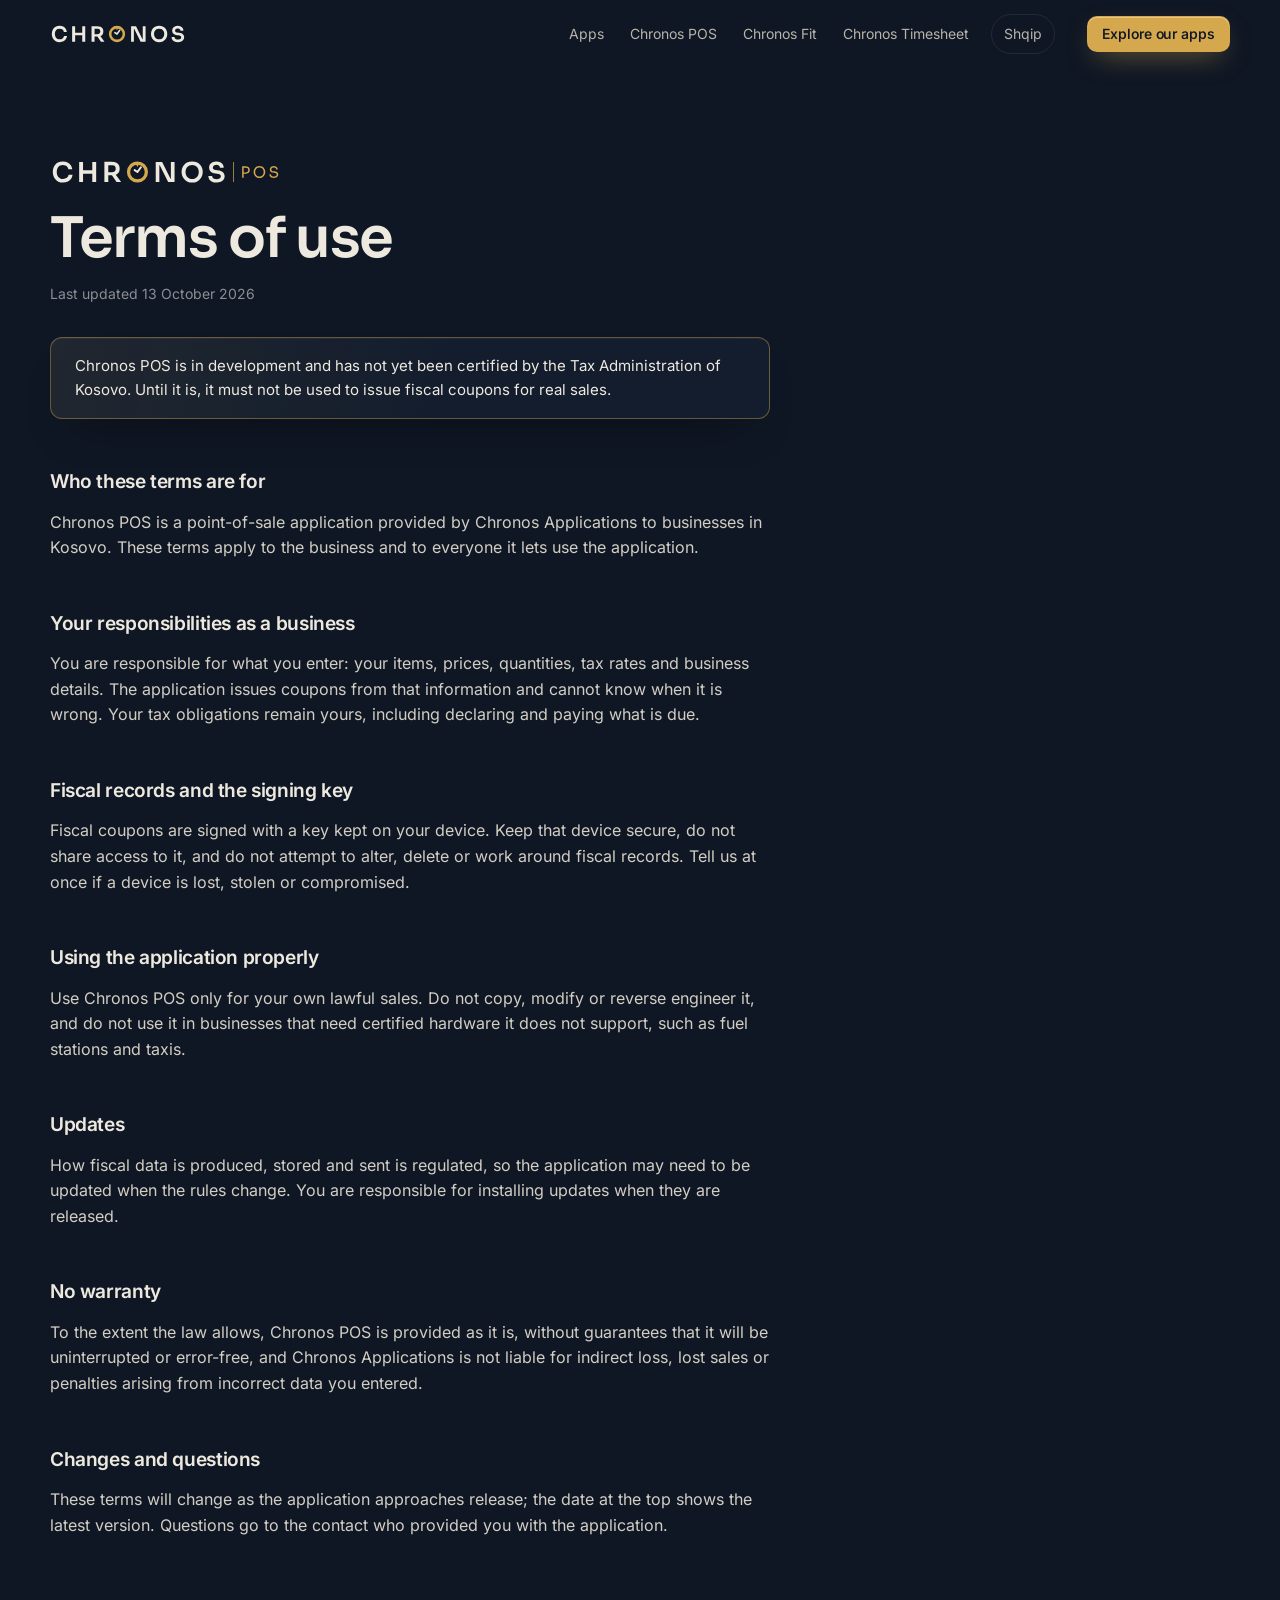
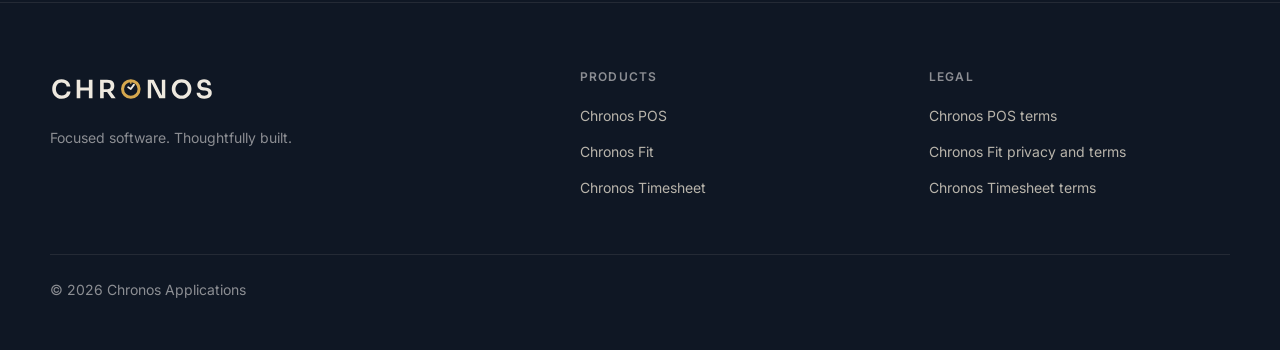
<file: pos-terms.html>
<!doctype html>
<html lang="en">
  <head>
    <meta charset="utf-8" />
    <meta name="viewport" content="width=device-width, initial-scale=1" />
    <title>Chronos POS — Terms of use</title>
    <meta name="description" content="Terms of use for Chronos POS." />
    <meta name="theme-color" content="#0f1724" />
    <link rel="canonical" href="https://chronosapplications.com/pos-terms.html" />
    <meta property="og:site_name" content="Chronos Applications" />
    <meta property="og:type" content="website" />
    <meta property="og:title" content="Chronos POS — Terms of use" />
    <meta property="og:description" content="Terms of use for Chronos POS." />
    <meta property="og:url" content="https://chronosapplications.com/pos-terms.html" />
    <meta name="twitter:card" content="summary" />
    <link rel="icon" href="./favicon.ico" sizes="32x32" />
    <link rel="icon" href="./assets/brand/favicon.svg" type="image/svg+xml" />
    <link rel="apple-touch-icon" href="./assets/brand/apple-touch-icon.png" />
    <link rel="preload" href="./assets/inter-latin.woff2" as="font" type="font/woff2" crossorigin />
    <link rel="preload" href="./assets/sora-latin.woff2" as="font" type="font/woff2" crossorigin />
    <script>document.documentElement.classList.add('js');</script>
    <link rel="alternate" hreflang="en" href="https://chronosapplications.com/pos-terms.html" />
    <link rel="alternate" hreflang="sq" href="https://chronosapplications.com/pos-terms.sq.html" />
    <link rel="alternate" hreflang="x-default" href="https://chronosapplications.com/pos-terms.html" />
    <link rel="stylesheet" href="./assets/site.css" />
    <link rel="stylesheet" href="./assets/ui.css" />
    <script src="./assets/ui.js" defer></script>
  </head>
  <body class="ui">
    <a class="skip" href="#main">Skip to content</a>
    <header class="nav" id="top">
      <div class="container nav-in">
        <a class="brand" href="./index.html" aria-label="Chronos Applications, home"><img src="./assets/brand/chronos.svg" width="136" height="20" alt="" /></a>
        <nav class="nav-links" aria-label="Main">
          <a href="./index.html#apps">Apps</a>
          <a href="./pos.html">Chronos POS</a>
          <a href="./fit.html">Chronos Fit</a>
          <a href="./index.html#timesheet">Chronos Timesheet</a>
          <a class="lang" href="./pos-terms.sq.html" hreflang="sq" lang="sq">Shqip</a>
        </nav>
        <a class="btn btn-primary btn-sm nav-cta" href="./index.html#apps">Explore our apps</a>
        <details class="menu">
          <summary aria-label="Menu"><svg class="bars" viewBox="0 0 24 24" fill="none" stroke="currentColor" stroke-width="1.8" stroke-linecap="round" stroke-linejoin="round" aria-hidden="true"><path d="M4 8h16M4 16h16"/></svg><svg class="x" viewBox="0 0 24 24" fill="none" stroke="currentColor" stroke-width="1.8" stroke-linecap="round" stroke-linejoin="round" aria-hidden="true"><path d="M6 6l12 12M18 6L6 18"/></svg></summary>
          <nav class="menu-panel" aria-label="Main">
            <a href="./index.html#apps">Apps<svg viewBox="0 0 24 24" fill="none" stroke="currentColor" stroke-width="1.8" stroke-linecap="round" stroke-linejoin="round" aria-hidden="true"><path d="M5 12h14M13 6l6 6-6 6"/></svg></a>
            <a href="./pos.html">Chronos POS<svg viewBox="0 0 24 24" fill="none" stroke="currentColor" stroke-width="1.8" stroke-linecap="round" stroke-linejoin="round" aria-hidden="true"><path d="M5 12h14M13 6l6 6-6 6"/></svg></a>
            <a href="./fit.html">Chronos Fit<svg viewBox="0 0 24 24" fill="none" stroke="currentColor" stroke-width="1.8" stroke-linecap="round" stroke-linejoin="round" aria-hidden="true"><path d="M5 12h14M13 6l6 6-6 6"/></svg></a>
            <a href="./index.html#timesheet">Chronos Timesheet<svg viewBox="0 0 24 24" fill="none" stroke="currentColor" stroke-width="1.8" stroke-linecap="round" stroke-linejoin="round" aria-hidden="true"><path d="M5 12h14M13 6l6 6-6 6"/></svg></a>
            <a href="./pos-terms.sq.html" hreflang="sq" lang="sq">Shqip<svg viewBox="0 0 24 24" fill="none" stroke="currentColor" stroke-width="1.8" stroke-linecap="round" stroke-linejoin="round" aria-hidden="true"><path d="M5 12h14M13 6l6 6-6 6"/></svg></a>
            <a class="btn btn-primary btn-lg" href="./index.html#apps">Explore our apps</a>
          </nav>
        </details>
      </div>
      <span class="read-progress" aria-hidden="true"></span>
    </header>

    <main id="main">
      <div class="container" style="--accent: var(--gold)">
        <article class="doc">
          <picture><source media="print" srcset="./assets/brand/chronos-pos-on-light.svg" /><img class="lockup" src="./assets/brand/chronos-pos.svg" width="231" height="26" alt="Chronos POS" /></picture>
          <h1>Terms of use</h1>
          <p class="meta"><span>Last updated 13 October 2026</span></p>
          <p class="notice">Chronos POS is in development and has not yet been certified by the Tax Administration of Kosovo. Until it is, it must not be used to issue fiscal coupons for real sales.</p>
          <h2 class="">Who these terms are for</h2>
          <p class="body">Chronos POS is a point-of-sale application provided by Chronos Applications to businesses in Kosovo. These terms apply to the business and to everyone it lets use the application.</p>
          <h2 class="">Your responsibilities as a business</h2>
          <p class="body">You are responsible for what you enter: your items, prices, quantities, tax rates and business details. The application issues coupons from that information and cannot know when it is wrong. Your tax obligations remain yours, including declaring and paying what is due.</p>
          <h2 class="">Fiscal records and the signing key</h2>
          <p class="body">Fiscal coupons are signed with a key kept on your device. Keep that device secure, do not share access to it, and do not attempt to alter, delete or work around fiscal records. Tell us at once if a device is lost, stolen or compromised.</p>
          <h2 class="">Using the application properly</h2>
          <p class="body">Use Chronos POS only for your own lawful sales. Do not copy, modify or reverse engineer it, and do not use it in businesses that need certified hardware it does not support, such as fuel stations and taxis.</p>
          <h2 class="">Updates</h2>
          <p class="body">How fiscal data is produced, stored and sent is regulated, so the application may need to be updated when the rules change. You are responsible for installing updates when they are released.</p>
          <h2 class="">No warranty</h2>
          <p class="body">To the extent the law allows, Chronos POS is provided as it is, without guarantees that it will be uninterrupted or error-free, and Chronos Applications is not liable for indirect loss, lost sales or penalties arising from incorrect data you entered.</p>
          <h2 class="">Changes and questions</h2>
          <p class="body">These terms will change as the application approaches release; the date at the top shows the latest version. Questions go to the contact who provided you with the application.</p>
        </article>
      </div>
    </main>

    <footer class="footer">
      <div class="container">
        <div class="footer-grid">
          <div>
            <a class="brand" href="./index.html" aria-label="Chronos Applications, home"><img src="./assets/brand/chronos.svg" width="136" height="20" alt="" /></a>
            <p class="tagline">Focused software. Thoughtfully built.</p>
          </div>
          <nav aria-label="Products">
            <h2>Products</h2>
            <ul>
              <li><a href="./pos.html">Chronos POS</a></li>
              <li><a href="./fit.html">Chronos Fit</a></li>
              <li><a href="./index.html#timesheet">Chronos Timesheet</a></li>
            </ul>
          </nav>
          <nav aria-label="Legal">
            <h2>Legal</h2>
            <ul>
              <li><a href="./pos-terms.html">Chronos POS terms</a></li>
              <li><a href="./privacy.html">Chronos Fit privacy and terms</a></li>
              <li><a href="./timesheet-terms.html">Chronos Timesheet terms</a></li>
            </ul>
          </nav>
        </div>
        <div class="footer-base">
          <span>© <span data-year>2026</span> Chronos Applications</span>
        </div>
      </div>
    </footer>
    <script>(function () {
  var nav = document.querySelector('.nav');
  var onScroll = function () { nav.classList.toggle('scrolled', window.scrollY > 8); };
  onScroll();
  window.addEventListener('scroll', onScroll, { passive: true });

  var menu = document.querySelector('.menu');
  menu.addEventListener('click', function (event) { if (event.target.closest('a')) menu.open = false; });
  document.addEventListener('keydown', function (event) { if (event.key === 'Escape') menu.open = false; });

  var items = document.querySelectorAll('[data-reveal]');
  if ('IntersectionObserver' in window) {
    var seen = new IntersectionObserver(function (entries) {
      entries.forEach(function (entry) {
        if (entry.isIntersecting) { entry.target.classList.add('in'); seen.unobserve(entry.target); }
      });
    }, { rootMargin: '0px 0px -8% 0px' });
    items.forEach(function (item) { seen.observe(item); });
  } else {
    items.forEach(function (item) { item.classList.add('in'); });
  }

  document.querySelectorAll('[data-year]').forEach(function (node) { node.textContent = new Date().getFullYear(); });
})();</script>
  </body>
</html>
</file>
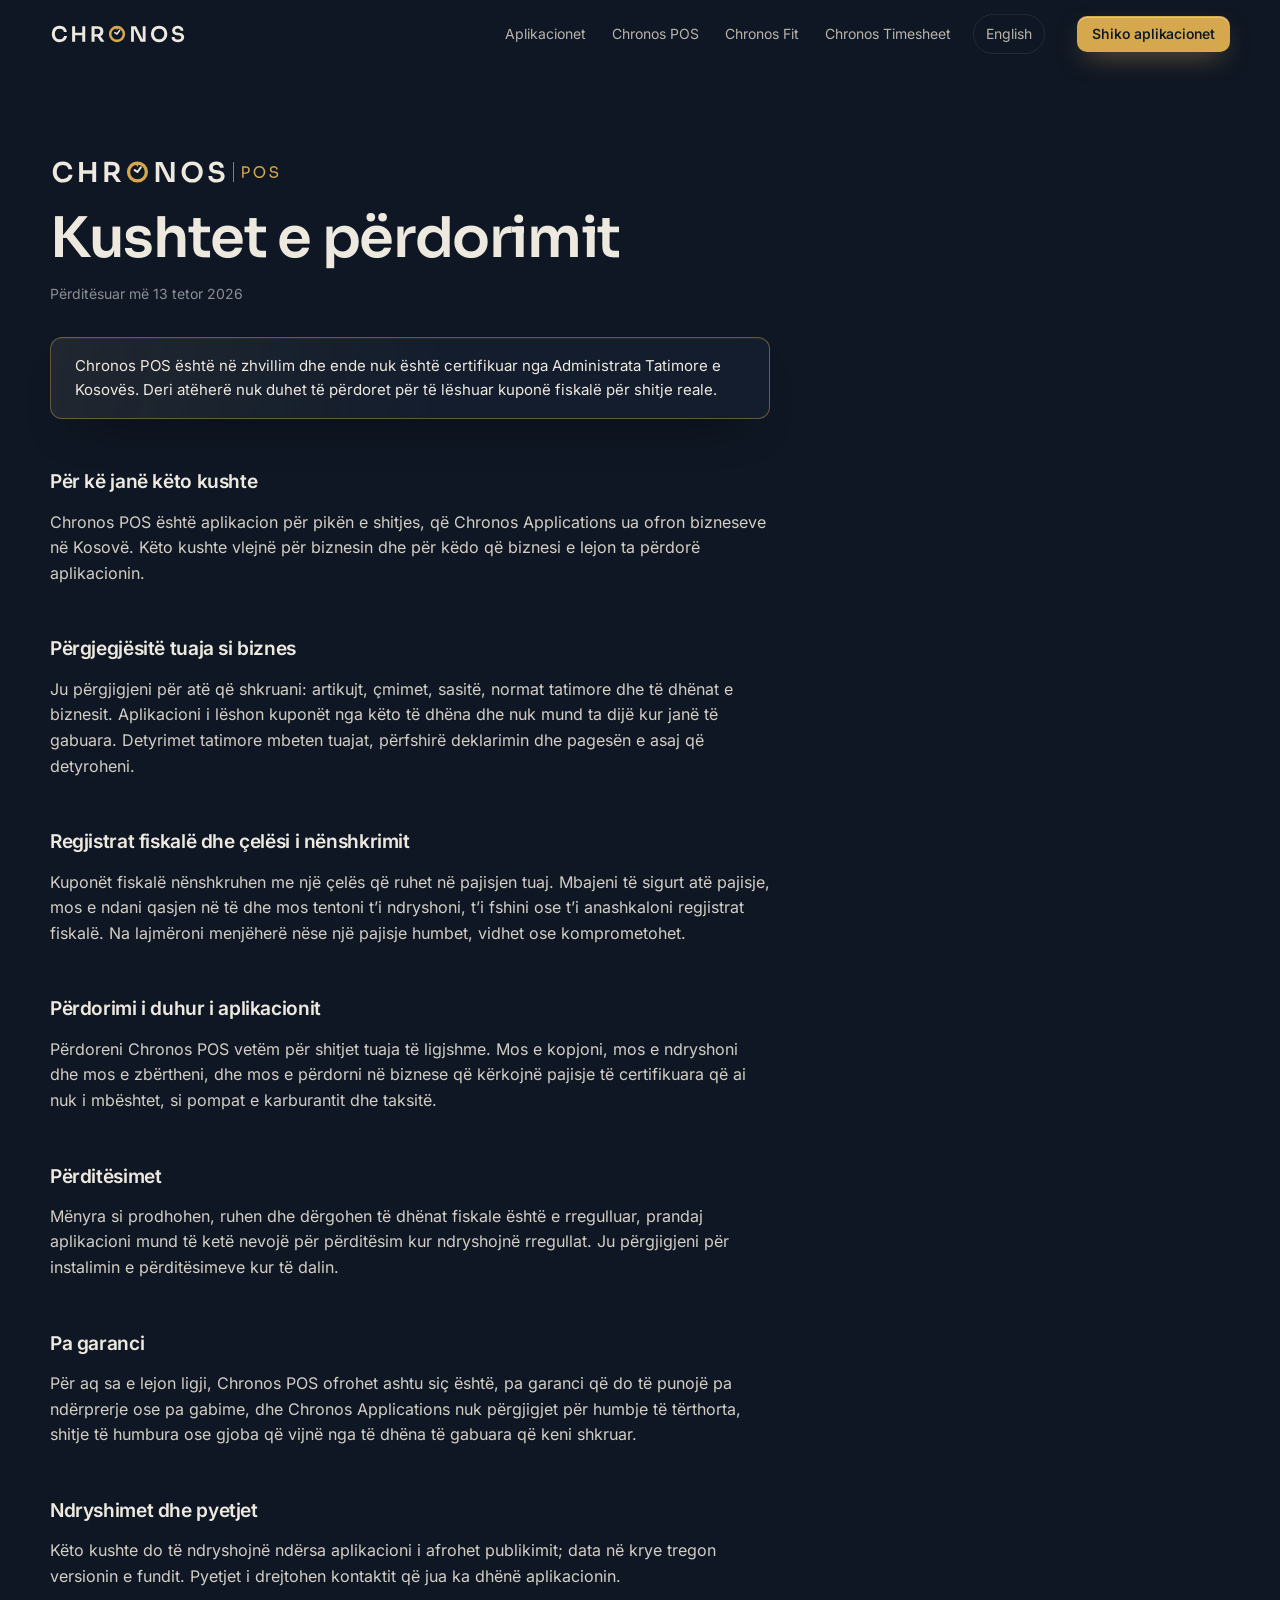
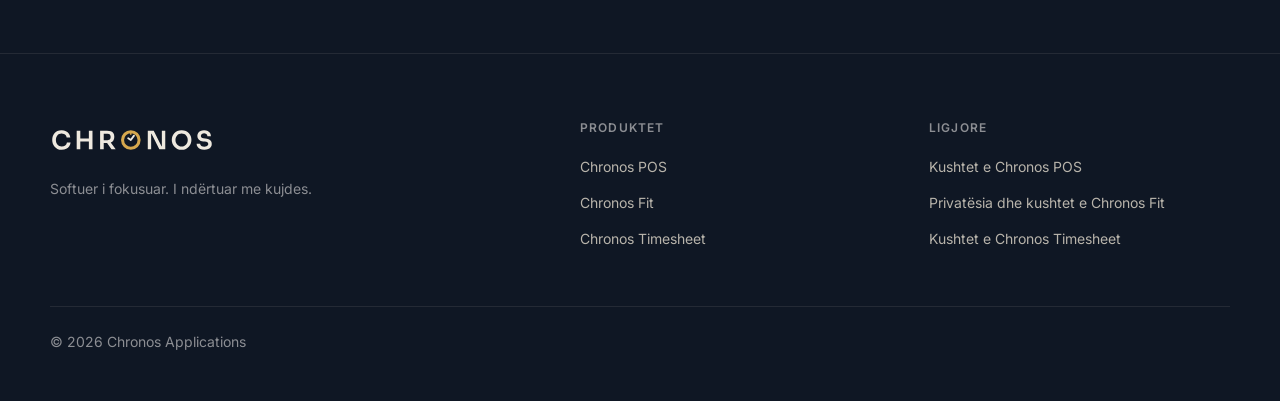
<file: pos-terms.sq.html>
<!doctype html>
<html lang="sq">
  <head>
    <meta charset="utf-8" />
    <meta name="viewport" content="width=device-width, initial-scale=1" />
    <title>Chronos POS — Kushtet e përdorimit</title>
    <meta name="description" content="Kushtet e përdorimit të Chronos POS." />
    <meta name="theme-color" content="#0f1724" />
    <link rel="canonical" href="https://chronosapplications.com/pos-terms.sq.html" />
    <meta property="og:site_name" content="Chronos Applications" />
    <meta property="og:type" content="website" />
    <meta property="og:title" content="Chronos POS — Kushtet e përdorimit" />
    <meta property="og:description" content="Kushtet e përdorimit të Chronos POS." />
    <meta property="og:url" content="https://chronosapplications.com/pos-terms.sq.html" />
    <meta name="twitter:card" content="summary" />
    <link rel="icon" href="./favicon.ico" sizes="32x32" />
    <link rel="icon" href="./assets/brand/favicon.svg" type="image/svg+xml" />
    <link rel="apple-touch-icon" href="./assets/brand/apple-touch-icon.png" />
    <link rel="preload" href="./assets/inter-latin.woff2" as="font" type="font/woff2" crossorigin />
    <link rel="preload" href="./assets/sora-latin.woff2" as="font" type="font/woff2" crossorigin />
    <script>document.documentElement.classList.add('js');</script>
    <link rel="alternate" hreflang="en" href="https://chronosapplications.com/pos-terms.html" />
    <link rel="alternate" hreflang="sq" href="https://chronosapplications.com/pos-terms.sq.html" />
    <link rel="alternate" hreflang="x-default" href="https://chronosapplications.com/pos-terms.html" />
    <link rel="stylesheet" href="./assets/site.css" />
    <link rel="stylesheet" href="./assets/ui.css" />
    <script src="./assets/ui.js" defer></script>
  </head>
  <body class="ui">
    <a class="skip" href="#main">Kalo te përmbajtja</a>
    <header class="nav" id="top">
      <div class="container nav-in">
        <a class="brand" href="./index.sq.html" aria-label="Chronos Applications, faqja kryesore"><img src="./assets/brand/chronos.svg" width="136" height="20" alt="" /></a>
        <nav class="nav-links" aria-label="Kryesore">
          <a href="./index.sq.html#apps">Aplikacionet</a>
          <a href="./pos.sq.html">Chronos POS</a>
          <a href="./fit.sq.html">Chronos Fit</a>
          <a href="./index.sq.html#timesheet">Chronos Timesheet</a>
          <a class="lang" href="./pos-terms.html" hreflang="en" lang="en">English</a>
        </nav>
        <a class="btn btn-primary btn-sm nav-cta" href="./index.sq.html#apps">Shiko aplikacionet</a>
        <details class="menu">
          <summary aria-label="Menyja"><svg class="bars" viewBox="0 0 24 24" fill="none" stroke="currentColor" stroke-width="1.8" stroke-linecap="round" stroke-linejoin="round" aria-hidden="true"><path d="M4 8h16M4 16h16"/></svg><svg class="x" viewBox="0 0 24 24" fill="none" stroke="currentColor" stroke-width="1.8" stroke-linecap="round" stroke-linejoin="round" aria-hidden="true"><path d="M6 6l12 12M18 6L6 18"/></svg></summary>
          <nav class="menu-panel" aria-label="Kryesore">
            <a href="./index.sq.html#apps">Aplikacionet<svg viewBox="0 0 24 24" fill="none" stroke="currentColor" stroke-width="1.8" stroke-linecap="round" stroke-linejoin="round" aria-hidden="true"><path d="M5 12h14M13 6l6 6-6 6"/></svg></a>
            <a href="./pos.sq.html">Chronos POS<svg viewBox="0 0 24 24" fill="none" stroke="currentColor" stroke-width="1.8" stroke-linecap="round" stroke-linejoin="round" aria-hidden="true"><path d="M5 12h14M13 6l6 6-6 6"/></svg></a>
            <a href="./fit.sq.html">Chronos Fit<svg viewBox="0 0 24 24" fill="none" stroke="currentColor" stroke-width="1.8" stroke-linecap="round" stroke-linejoin="round" aria-hidden="true"><path d="M5 12h14M13 6l6 6-6 6"/></svg></a>
            <a href="./index.sq.html#timesheet">Chronos Timesheet<svg viewBox="0 0 24 24" fill="none" stroke="currentColor" stroke-width="1.8" stroke-linecap="round" stroke-linejoin="round" aria-hidden="true"><path d="M5 12h14M13 6l6 6-6 6"/></svg></a>
            <a href="./pos-terms.html" hreflang="en" lang="en">English<svg viewBox="0 0 24 24" fill="none" stroke="currentColor" stroke-width="1.8" stroke-linecap="round" stroke-linejoin="round" aria-hidden="true"><path d="M5 12h14M13 6l6 6-6 6"/></svg></a>
            <a class="btn btn-primary btn-lg" href="./index.sq.html#apps">Shiko aplikacionet</a>
          </nav>
        </details>
      </div>
      <span class="read-progress" aria-hidden="true"></span>
    </header>

    <main id="main">
      <div class="container" style="--accent: var(--gold)">
        <article class="doc">
          <picture><source media="print" srcset="./assets/brand/chronos-pos-on-light.svg" /><img class="lockup" src="./assets/brand/chronos-pos.svg" width="231" height="26" alt="Chronos POS" /></picture>
          <h1>Kushtet e përdorimit</h1>
          <p class="meta"><span>Përditësuar më 13 tetor 2026</span></p>
          <p class="notice">Chronos POS është në zhvillim dhe ende nuk është certifikuar nga Administrata Tatimore e Kosovës. Deri atëherë nuk duhet të përdoret për të lëshuar kuponë fiskalë për shitje reale.</p>
          <h2 class="">Për kë janë këto kushte</h2>
          <p class="body">Chronos POS është aplikacion për pikën e shitjes, që Chronos Applications ua ofron bizneseve në Kosovë. Këto kushte vlejnë për biznesin dhe për këdo që biznesi e lejon ta përdorë aplikacionin.</p>
          <h2 class="">Përgjegjësitë tuaja si biznes</h2>
          <p class="body">Ju përgjigjeni për atë që shkruani: artikujt, çmimet, sasitë, normat tatimore dhe të dhënat e biznesit. Aplikacioni i lëshon kuponët nga këto të dhëna dhe nuk mund ta dijë kur janë të gabuara. Detyrimet tatimore mbeten tuajat, përfshirë deklarimin dhe pagesën e asaj që detyroheni.</p>
          <h2 class="">Regjistrat fiskalë dhe çelësi i nënshkrimit</h2>
          <p class="body">Kuponët fiskalë nënshkruhen me një çelës që ruhet në pajisjen tuaj. Mbajeni të sigurt atë pajisje, mos e ndani qasjen në të dhe mos tentoni t’i ndryshoni, t’i fshini ose t’i anashkaloni regjistrat fiskalë. Na lajmëroni menjëherë nëse një pajisje humbet, vidhet ose komprometohet.</p>
          <h2 class="">Përdorimi i duhur i aplikacionit</h2>
          <p class="body">Përdoreni Chronos POS vetëm për shitjet tuaja të ligjshme. Mos e kopjoni, mos e ndryshoni dhe mos e zbërtheni, dhe mos e përdorni në biznese që kërkojnë pajisje të certifikuara që ai nuk i mbështet, si pompat e karburantit dhe taksitë.</p>
          <h2 class="">Përditësimet</h2>
          <p class="body">Mënyra si prodhohen, ruhen dhe dërgohen të dhënat fiskale është e rregulluar, prandaj aplikacioni mund të ketë nevojë për përditësim kur ndryshojnë rregullat. Ju përgjigjeni për instalimin e përditësimeve kur të dalin.</p>
          <h2 class="">Pa garanci</h2>
          <p class="body">Për aq sa e lejon ligji, Chronos POS ofrohet ashtu siç është, pa garanci që do të punojë pa ndërprerje ose pa gabime, dhe Chronos Applications nuk përgjigjet për humbje të tërthorta, shitje të humbura ose gjoba që vijnë nga të dhëna të gabuara që keni shkruar.</p>
          <h2 class="">Ndryshimet dhe pyetjet</h2>
          <p class="body">Këto kushte do të ndryshojnë ndërsa aplikacioni i afrohet publikimit; data në krye tregon versionin e fundit. Pyetjet i drejtohen kontaktit që jua ka dhënë aplikacionin.</p>
        </article>
      </div>
    </main>

    <footer class="footer">
      <div class="container">
        <div class="footer-grid">
          <div>
            <a class="brand" href="./index.sq.html" aria-label="Chronos Applications, faqja kryesore"><img src="./assets/brand/chronos.svg" width="136" height="20" alt="" /></a>
            <p class="tagline">Softuer i fokusuar. I ndërtuar me kujdes.</p>
          </div>
          <nav aria-label="Produktet">
            <h2>Produktet</h2>
            <ul>
              <li><a href="./pos.sq.html">Chronos POS</a></li>
              <li><a href="./fit.sq.html">Chronos Fit</a></li>
              <li><a href="./index.sq.html#timesheet">Chronos Timesheet</a></li>
            </ul>
          </nav>
          <nav aria-label="Ligjore">
            <h2>Ligjore</h2>
            <ul>
              <li><a href="./pos-terms.sq.html">Kushtet e Chronos POS</a></li>
              <li><a href="./privacy.sq.html">Privatësia dhe kushtet e Chronos Fit</a></li>
              <li><a href="./timesheet-terms.sq.html">Kushtet e Chronos Timesheet</a></li>
            </ul>
          </nav>
        </div>
        <div class="footer-base">
          <span>© <span data-year>2026</span> Chronos Applications</span>
        </div>
      </div>
    </footer>
    <script>(function () {
  var nav = document.querySelector('.nav');
  var onScroll = function () { nav.classList.toggle('scrolled', window.scrollY > 8); };
  onScroll();
  window.addEventListener('scroll', onScroll, { passive: true });

  var menu = document.querySelector('.menu');
  menu.addEventListener('click', function (event) { if (event.target.closest('a')) menu.open = false; });
  document.addEventListener('keydown', function (event) { if (event.key === 'Escape') menu.open = false; });

  var items = document.querySelectorAll('[data-reveal]');
  if ('IntersectionObserver' in window) {
    var seen = new IntersectionObserver(function (entries) {
      entries.forEach(function (entry) {
        if (entry.isIntersecting) { entry.target.classList.add('in'); seen.unobserve(entry.target); }
      });
    }, { rootMargin: '0px 0px -8% 0px' });
    items.forEach(function (item) { seen.observe(item); });
  } else {
    items.forEach(function (item) { item.classList.add('in'); });
  }

  document.querySelectorAll('[data-year]').forEach(function (node) { node.textContent = new Date().getFullYear(); });
})();</script>
  </body>
</html>
</file>
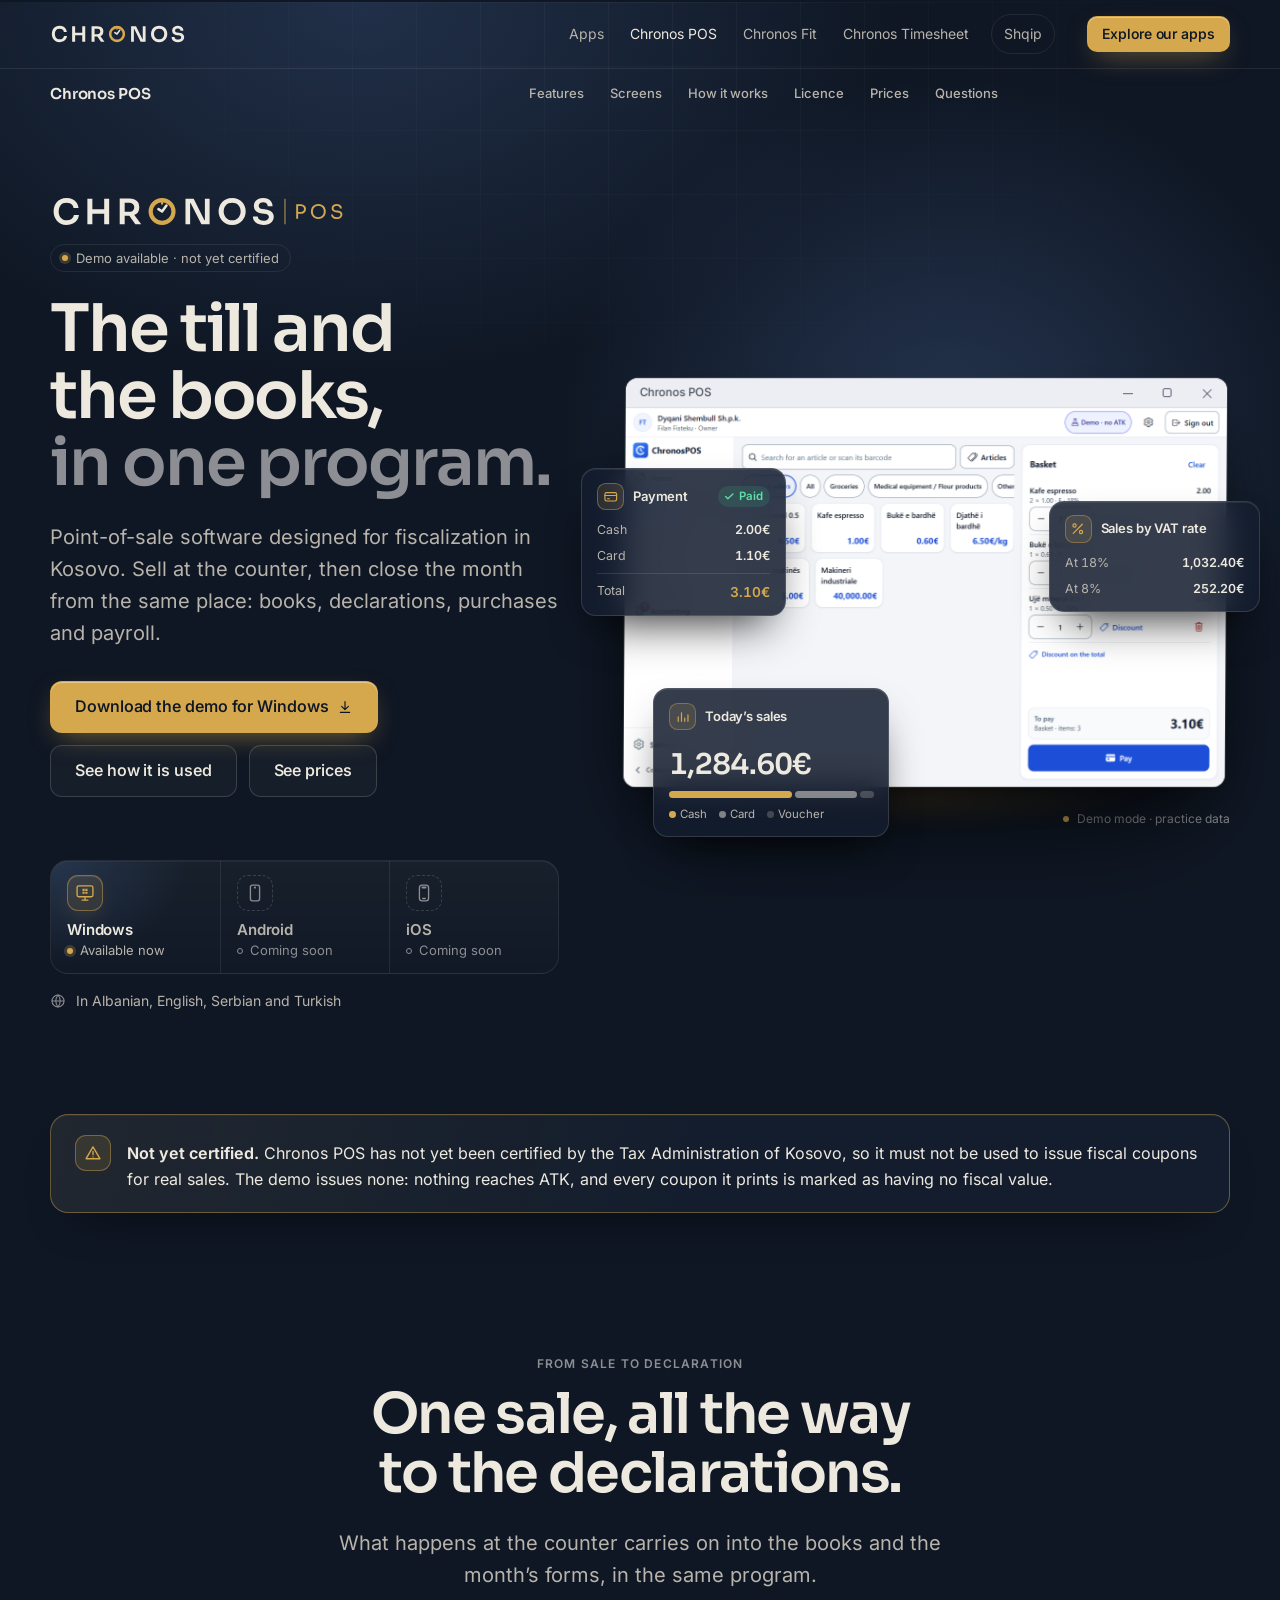
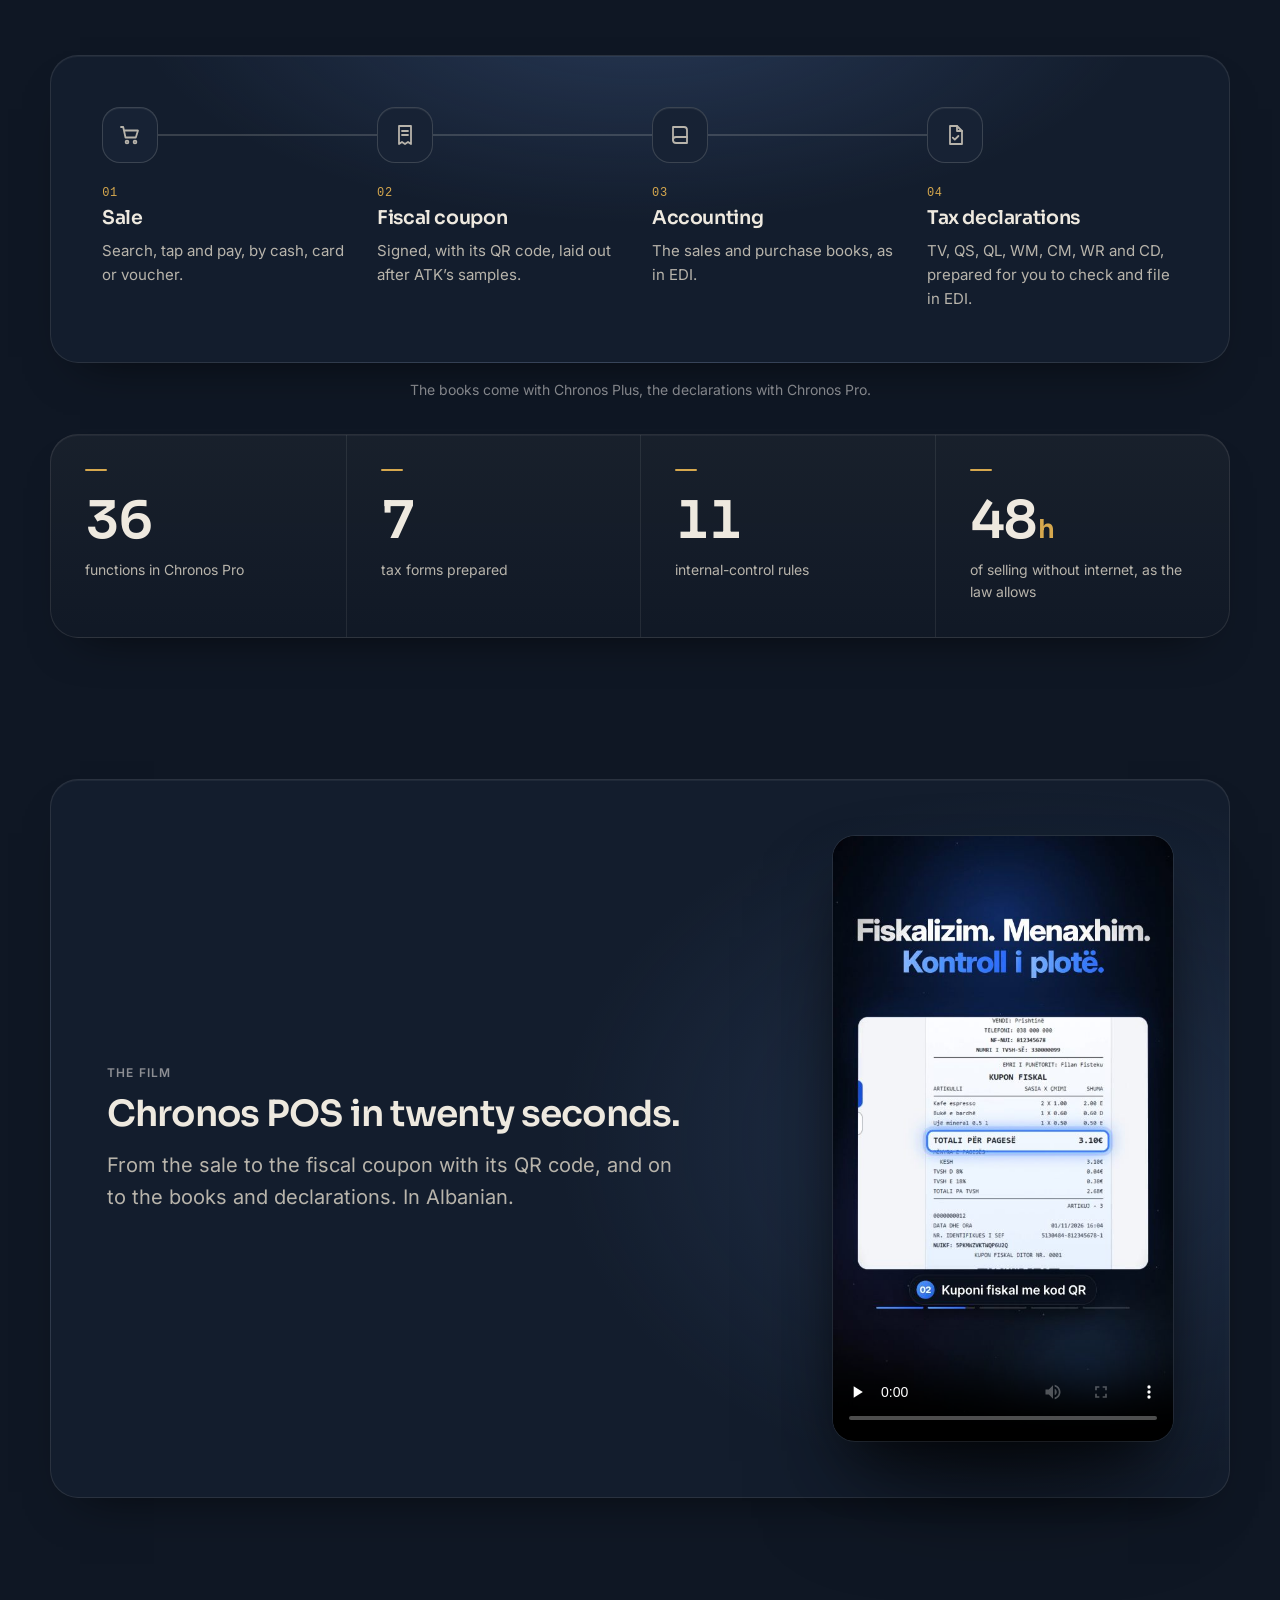
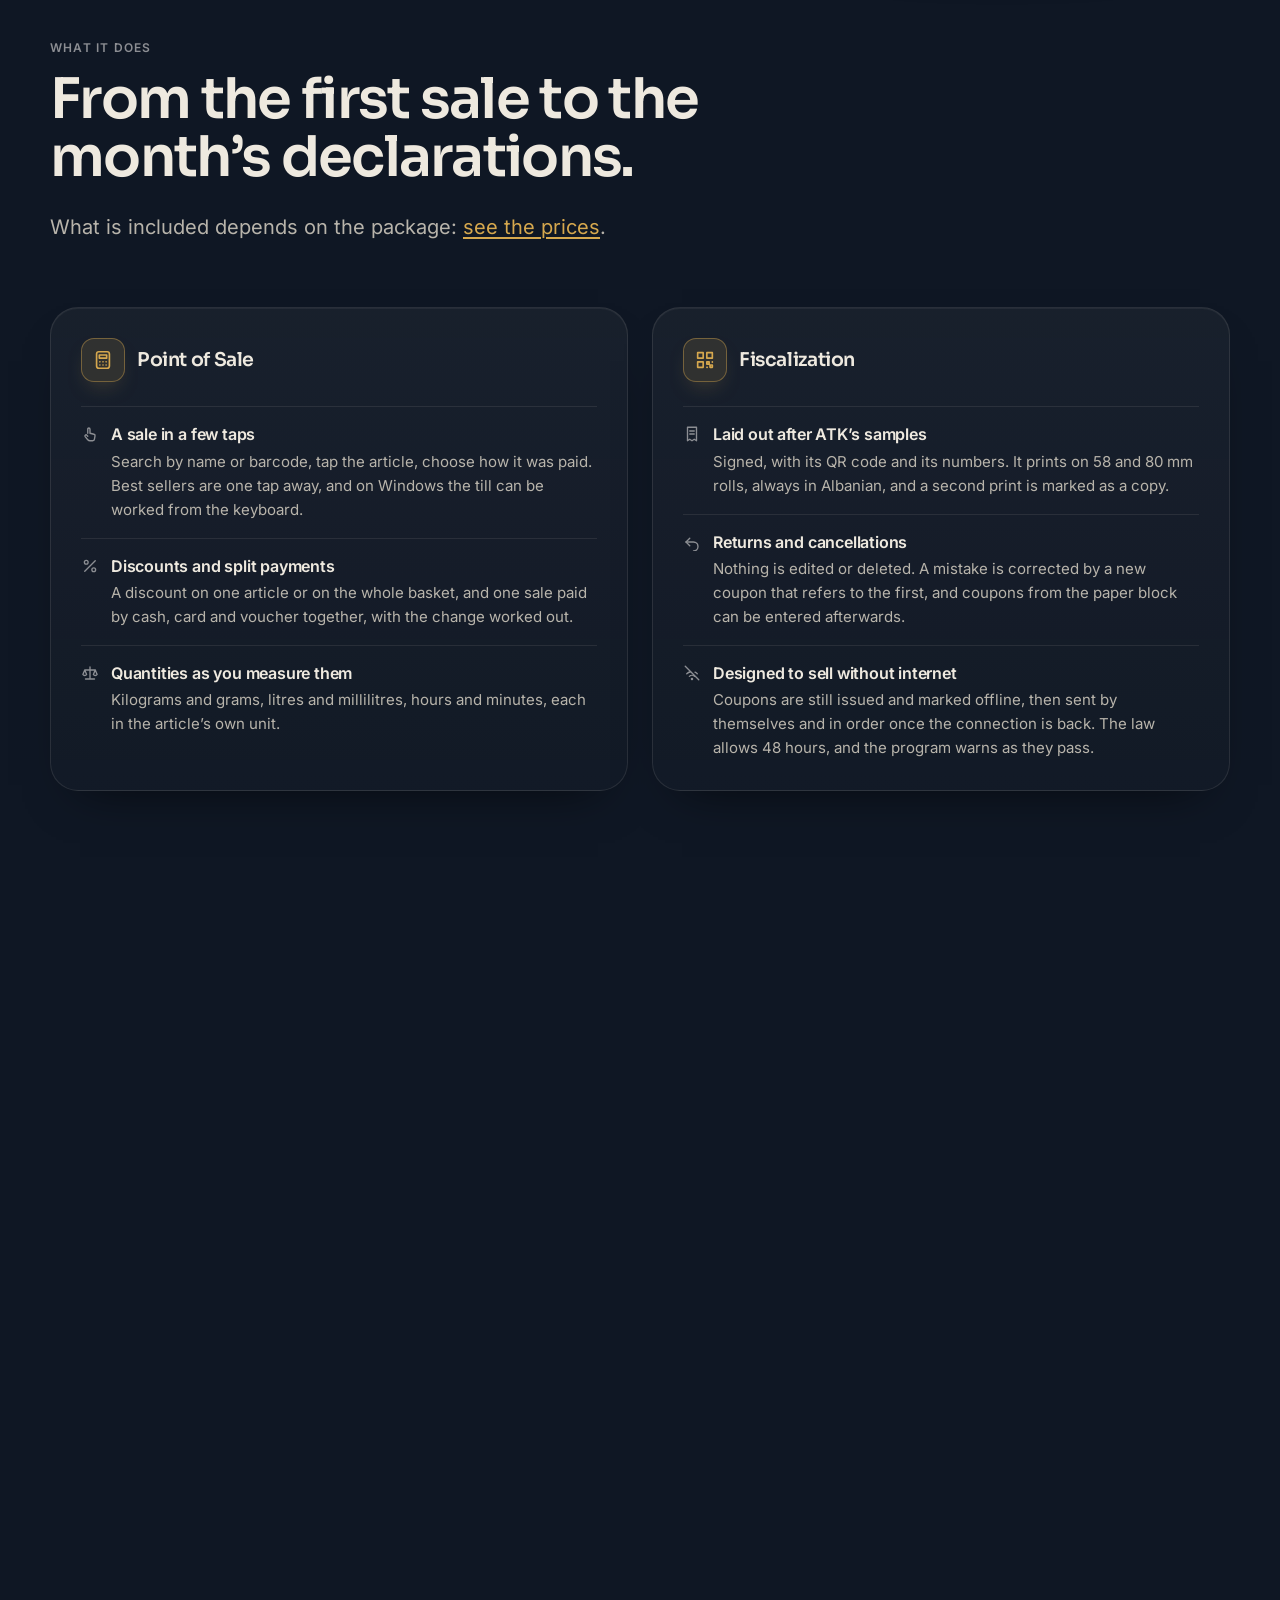
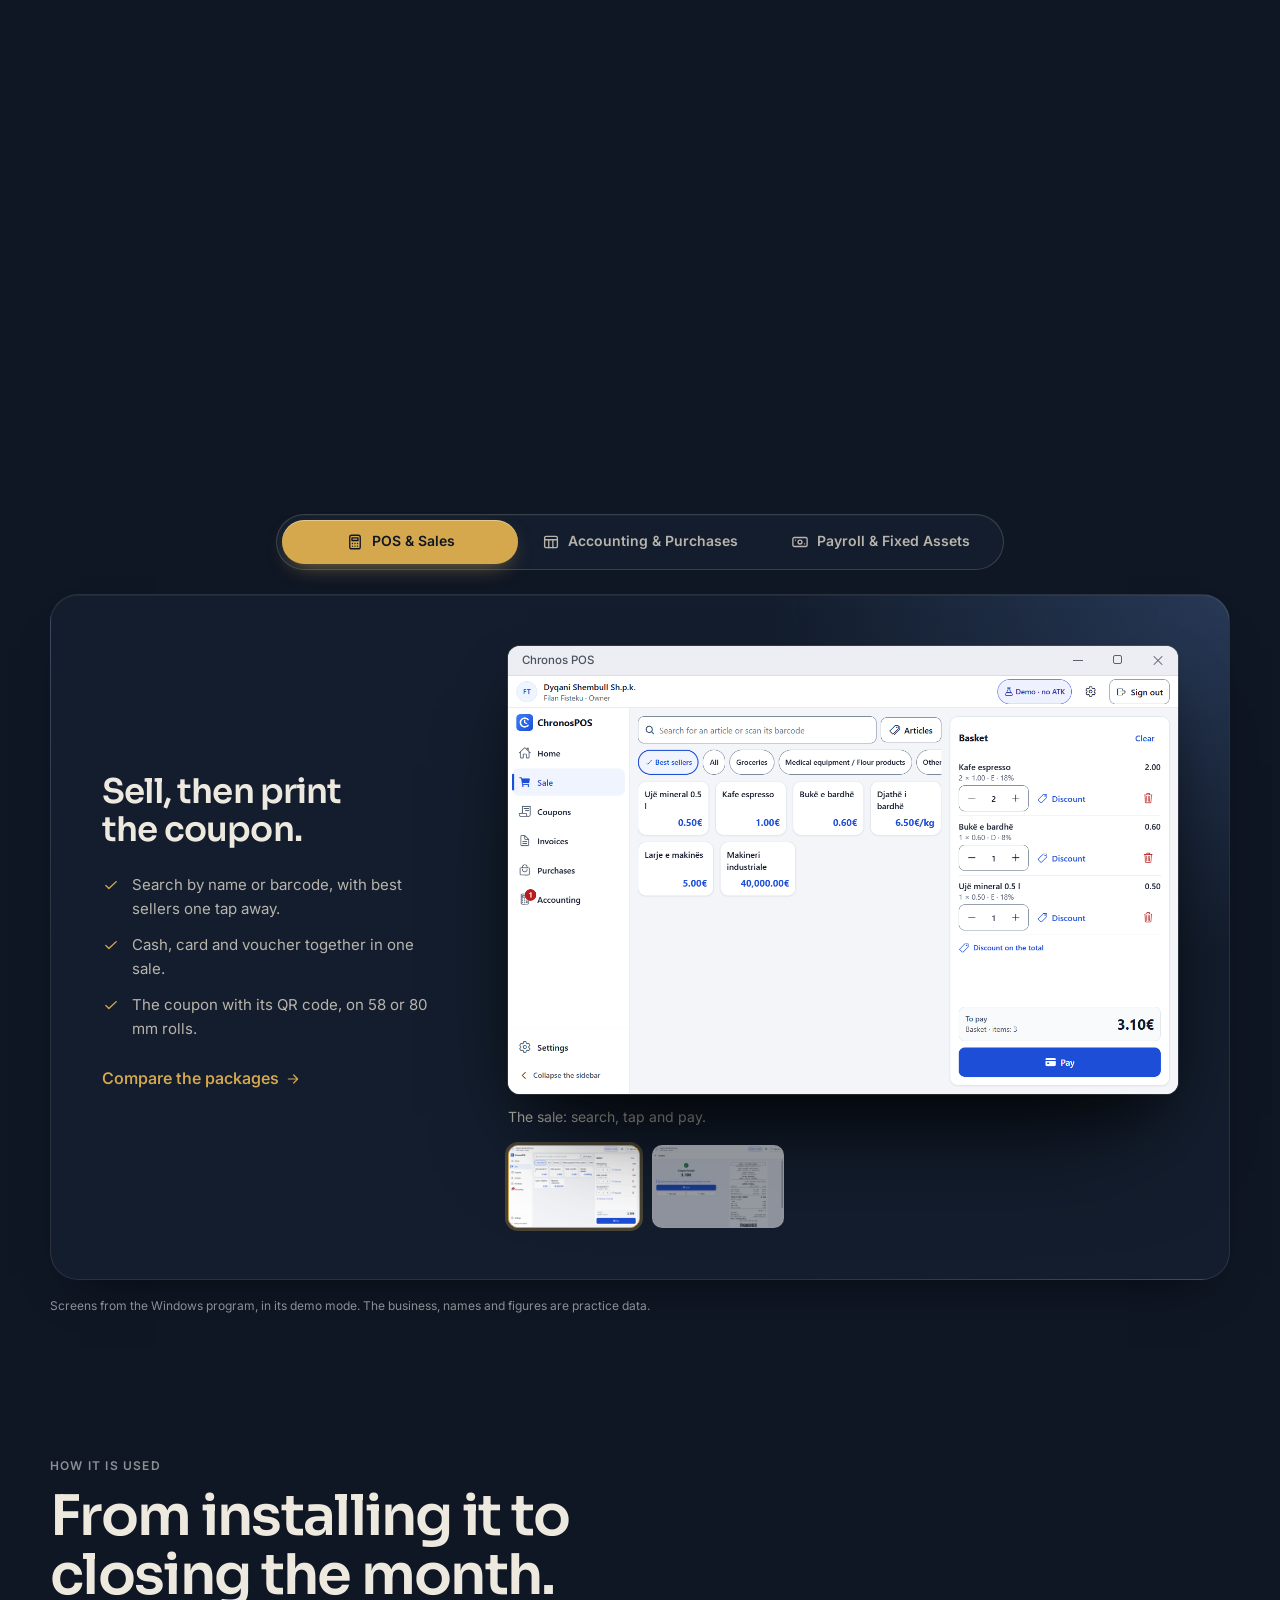
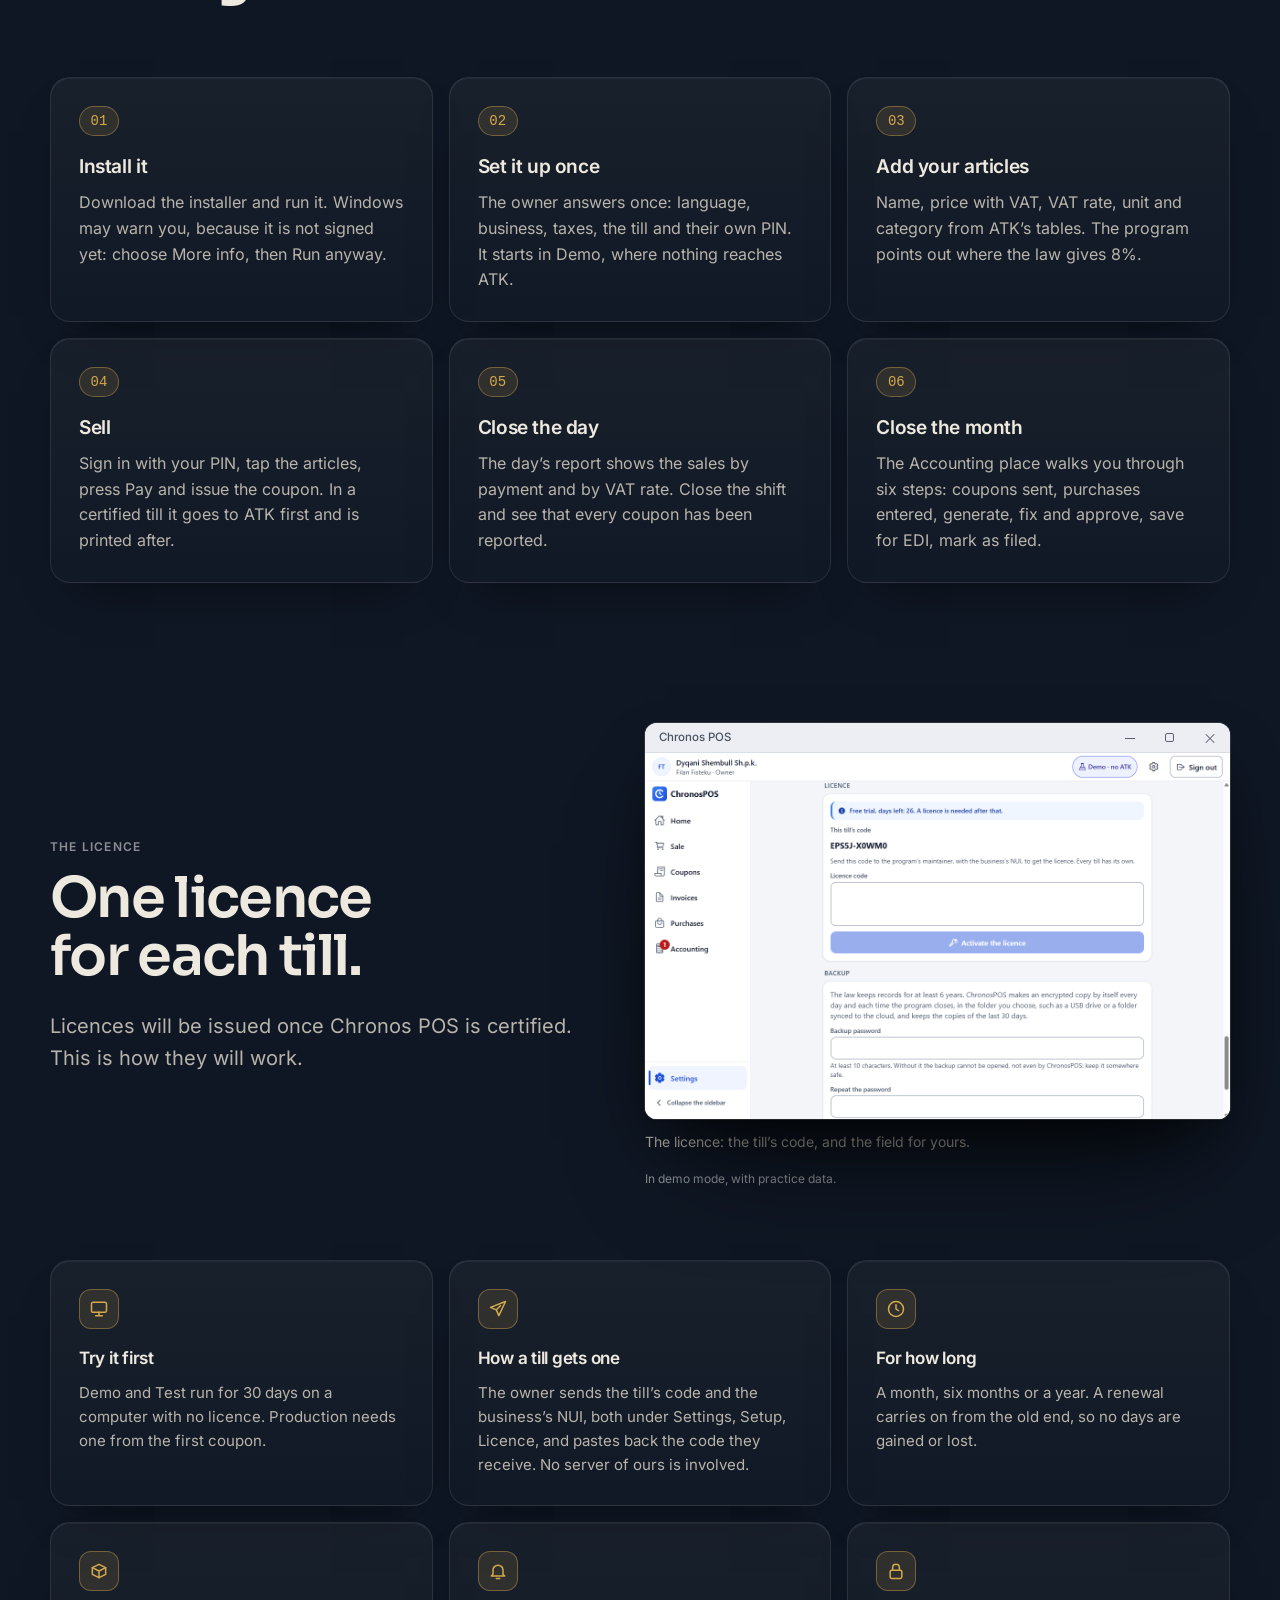
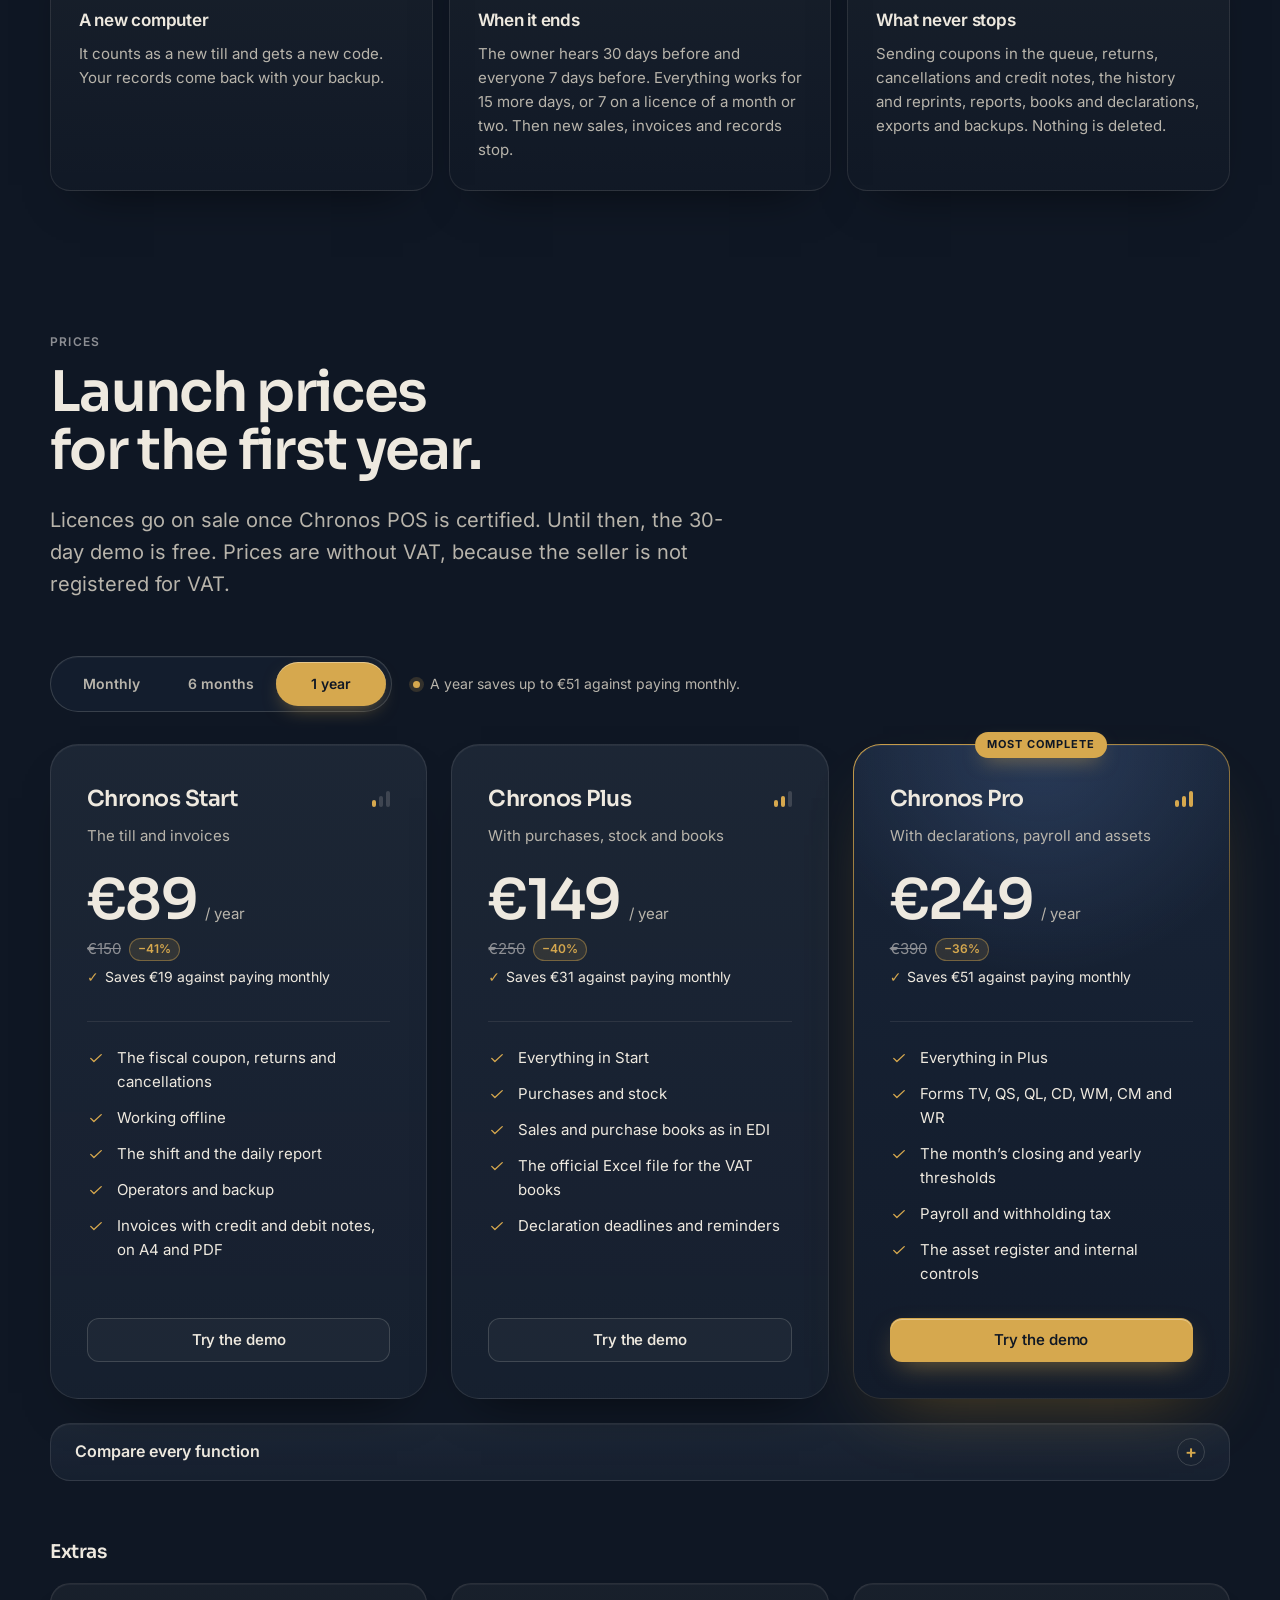
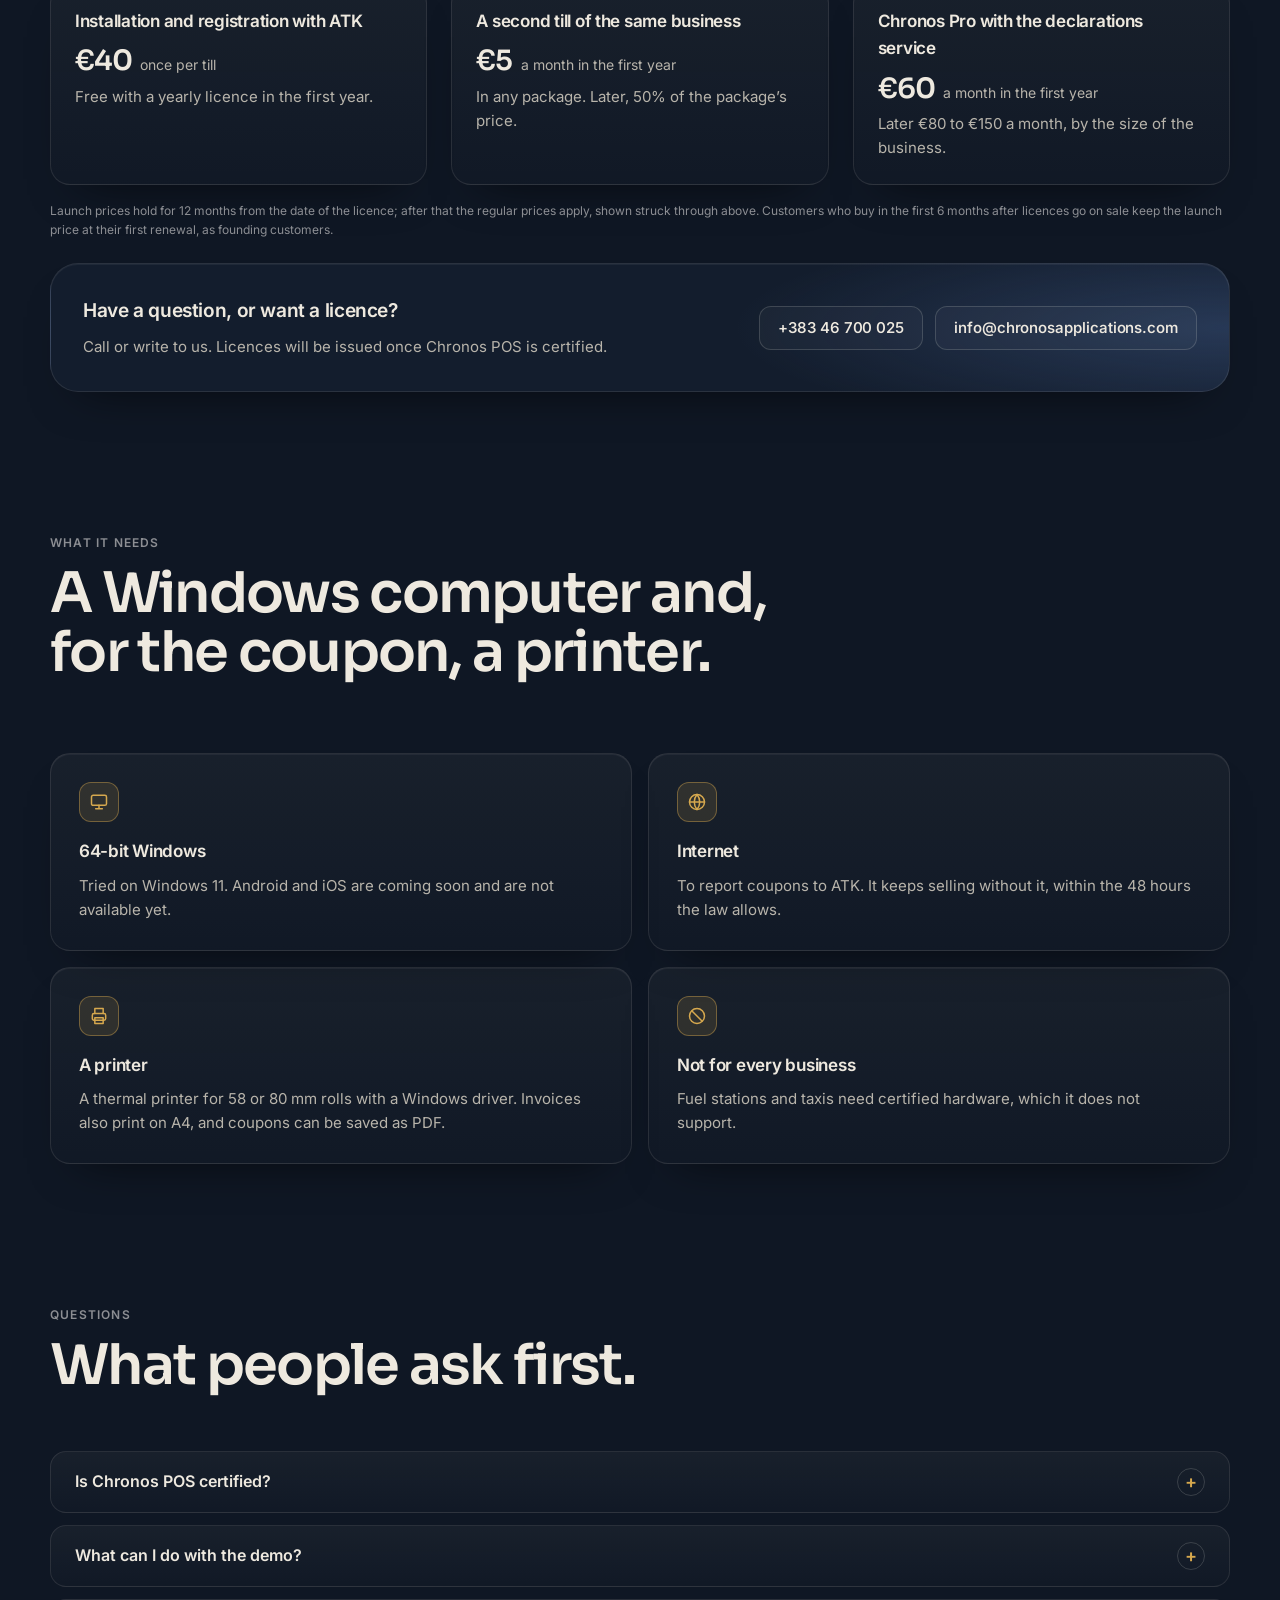
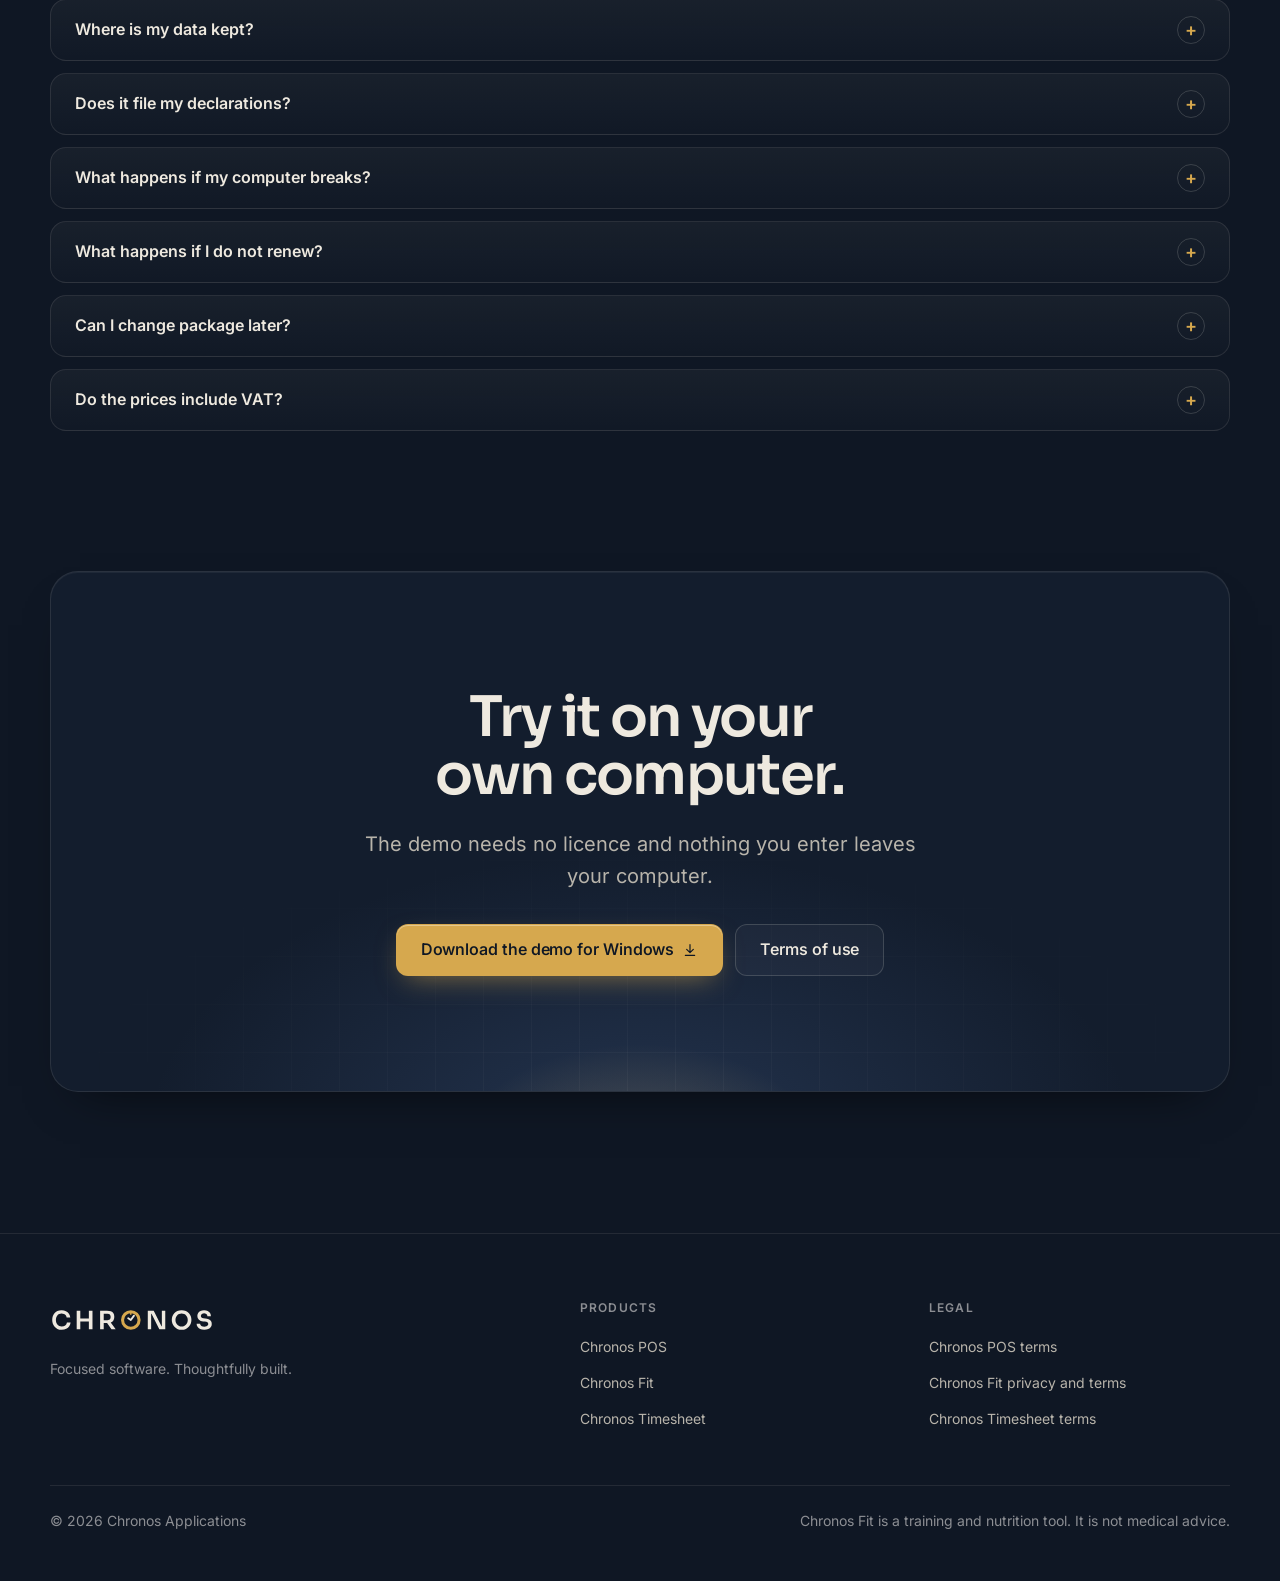
<file: pos.html>
<!doctype html>
<html lang="en">
  <head>
    <meta charset="utf-8" />
    <meta name="viewport" content="width=device-width, initial-scale=1" />
    <title>Chronos POS — The till and the books in one program</title>
    <meta name="description" content="Chronos POS is point-of-sale software for businesses in Kosovo, designed for fiscalization, with accounting, declarations and payroll in the same program. Demo for Windows. Not yet certified by the Tax Administration of Kosovo." />
    <meta name="theme-color" content="#0f1724" />
    <link rel="canonical" href="https://chronosapplications.com/pos.html" />
    <meta property="og:site_name" content="Chronos Applications" />
    <meta property="og:type" content="website" />
    <meta property="og:title" content="Chronos POS — The till and the books in one program" />
    <meta property="og:description" content="Chronos POS is point-of-sale software for businesses in Kosovo, designed for fiscalization, with accounting, declarations and payroll in the same program. Demo for Windows. Not yet certified by the Tax Administration of Kosovo." />
    <meta property="og:url" content="https://chronosapplications.com/pos.html" />
    <meta property="og:image" content="https://chronosapplications.com/assets/pos/en-sale.png" />
    <meta property="og:image:width" content="1280" />
    <meta property="og:image:height" content="800" />
    <meta property="og:image:alt" content="The sale screen of Chronos POS: articles in the middle, the basket and the amount to pay on the right." />
    <meta name="twitter:card" content="summary_large_image" />
    <link rel="icon" href="./favicon.ico" sizes="32x32" />
    <link rel="icon" href="./assets/brand/favicon.svg" type="image/svg+xml" />
    <link rel="apple-touch-icon" href="./assets/brand/apple-touch-icon.png" />
    <link rel="preload" href="./assets/inter-latin.woff2" as="font" type="font/woff2" crossorigin />
    <link rel="preload" href="./assets/sora-latin.woff2" as="font" type="font/woff2" crossorigin />
    <script>(function (d) { d.classList.add('js'); try { if (!sessionStorage.getItem('chronos-intro') && !(window.matchMedia && matchMedia('(prefers-reduced-motion: reduce)').matches)) { sessionStorage.setItem('chronos-intro', '1'); d.classList.add('intro-play'); setTimeout(function () { if (!d.classList.contains('ui-js')) d.classList.remove('intro-play'); }, 2900); } } catch (e) {} })(document.documentElement);</script>
    <link rel="alternate" hreflang="en" href="https://chronosapplications.com/pos.html" />
    <link rel="alternate" hreflang="sq" href="https://chronosapplications.com/pos.sq.html" />
    <link rel="alternate" hreflang="x-default" href="https://chronosapplications.com/pos.html" />
    <link rel="stylesheet" href="./assets/site.css" />
    <link rel="stylesheet" href="./assets/ui.css" />
    <script src="./assets/ui.js" defer></script>
    <link rel="stylesheet" href="./assets/pos.css" />
    <script src="./assets/pos.js" defer></script>
  </head>
  <body class="pos-page ui">
    <div class="intro" aria-hidden="true">
      <div class="intro-bg"></div>
      <div class="intro-mark">
        <svg class="intro-logo" viewBox="-5.56 -14.88 883.45 129.48" width="580" height="85" focusable="false">
        <defs>
          <mask id="chi-wipe" maskUnits="userSpaceOnUse" x="360" y="-25" width="140" height="150"><circle class="il-wipe" cx="429.79" cy="49.86" r="44.57" fill="none" stroke="#fff" stroke-width="19" pathLength="100" stroke-dasharray="100" transform="rotate(-90 429.79 49.86)"/></mask>
          <radialGradient id="chi-glow-g"><stop offset="0" stop-color="#D6A84E" stop-opacity="0.5"/><stop offset="1" stop-color="#D6A84E" stop-opacity="0"/></radialGradient>
          <linearGradient id="chi-shine-g" x1="0" x2="1" y1="0" y2="0"><stop offset="0" stop-color="#fff" stop-opacity="0"/><stop offset="0.5" stop-color="#fff6e2" stop-opacity="0.9"/><stop offset="1" stop-color="#fff" stop-opacity="0"/></linearGradient>
          <clipPath id="chi-clip"><use href="#chi-1"/><use href="#chi-2"/><use href="#chi-3"/><use href="#chi-4"/><use href="#chi-5"/><use href="#chi-6"/><use href="#chi-7"/><use href="#chi-8"/><use href="#chi-9"/></clipPath>
        </defs>
        <circle class="il-glow" cx="429.79" cy="49.86" r="120" fill="url(#chi-glow-g)"/>
        <path id="chi-1" class="il-move il-l il-l1" style="--d: 92px" fill="#EEE9DF" d="M57.4 102.6Q43.84 102.6 34.11 97.81Q24.38 93.01 18.29 85.34Q12.19 77.67 9.32 68.63Q6.44 59.59 6.44 51.23V48.22Q6.44 38.9 9.38 29.86Q12.33 20.82 18.49 13.42Q24.66 6.03 34.18 1.58Q43.7 -2.88 56.71 -2.88Q70.27 -2.88 80.34 1.99Q90.41 6.85 96.44 15.68Q102.47 24.52 103.7 36.3H84.11Q83.01 29.45 79.25 24.73Q75.48 20 69.73 17.6Q63.97 15.21 56.71 15.21Q49.32 15.21 43.56 17.74Q37.81 20.27 33.97 24.93Q30.14 29.59 28.15 35.89Q26.16 42.19 26.16 49.86Q26.16 57.26 28.15 63.56Q30.14 69.86 34.11 74.59Q38.08 79.32 43.9 81.92Q49.73 84.52 57.4 84.52Q68.63 84.52 76.37 78.97Q84.11 73.42 85.75 63.42H105.34Q103.97 74.11 98.08 83.01Q92.19 91.92 81.92 97.26Q71.64 102.6 57.4 102.6Z"/>
        <path id="chi-2" class="il-move il-l il-l2" style="--d: 62px" fill="#EEE9DF" d="M203.84 100V58.49H157.67V100H138.22V0H157.67V41.37H203.84V0H223.29V100Z"/>
        <path id="chi-3" class="il-move il-l il-l3" style="--d: 34px" fill="#EEE9DF" d="M264.38 100V-0.68H301.51Q313.56 -0.68 322.4 2.88Q331.23 6.44 336.03 13.7Q340.82 20.96 340.82 31.92V34.11Q340.82 45.21 335.96 52.33Q331.1 59.45 322.33 63.01Q321.92 63.15 321.51 63.29L348.22 100H325.48L301.92 66.58Q301.78 66.58 301.51 66.58H283.84V100ZM283.84 15.89V50.82H303.56Q308.9 50.82 312.81 48.63Q316.71 46.44 318.9 42.47Q321.1 38.49 321.1 33.42Q321.1 28.22 318.9 24.25Q316.71 20.27 312.81 18.08Q308.9 15.89 303.56 15.89Z"/>
        <path id="chi-4" class="il-ring" mask="url(#chi-wipe)" fill="#D6A84E" d="M377.05 49.86a52.74 52.74 0 1 1 105.48 0a52.74 52.74 0 1 1 -105.48 0ZM393.4 49.86a36.39 36.39 0 1 0 72.78 0a36.39 36.39 0 1 0 -72.78 0Z"/>
        <path id="chi-5" class="il-move il-crown" fill="#D6A84E" d="M433.8 19.3L433.8 5.46A4.01 4.01 0 0 0 425.79 5.46L425.79 19.3A4.01 4.01 0 0 0 433.8 19.3Z"/>
        <path id="chi-6" class="il-hands" fill="#EEE9DF" d="M432.52 45.66L418.48 36.54A5.01 5.01 0 0 0 413.03 44.95L427.07 54.06A5.01 5.01 0 0 0 432.52 45.66ZM433.85 52.81L450.96 29.26A5.01 5.01 0 0 0 442.85 23.37L425.74 46.92A5.01 5.01 0 0 0 433.85 52.81Z"/>
        <path id="chi-7" class="il-move il-r il-r1" style="--d: 34px" fill="#EEE9DF" d="M521.23 100V0H553.15L595.21 83.84H596.99V0H615.34V100H583.29L541.23 16.16H539.32V100Z"/>
        <path id="chi-8" class="il-move il-r il-r2" style="--d: 62px" fill="#EEE9DF" d="M703.42 102.6Q689.86 102.6 679.93 97.81Q670 93.01 663.49 85.27Q656.99 77.53 653.77 68.56Q650.55 59.59 650.55 51.23V48.22Q650.55 39.04 653.84 29.93Q657.12 20.82 663.77 13.42Q670.41 6.03 680.27 1.58Q690.14 -2.88 703.42 -2.88Q716.58 -2.88 726.44 1.58Q736.3 6.03 742.95 13.42Q749.59 20.82 752.88 29.93Q756.16 39.04 756.16 48.22V51.23Q756.16 59.59 752.95 68.56Q749.73 77.53 743.22 85.27Q736.71 93.01 726.78 97.81Q716.85 102.6 703.42 102.6ZM703.42 84.52Q711.1 84.52 717.19 81.78Q723.29 79.04 727.6 74.18Q731.92 69.32 734.18 63.08Q736.44 56.85 736.44 49.86Q736.44 42.33 734.18 36.03Q731.92 29.73 727.6 25.07Q723.29 20.41 717.12 17.81Q710.96 15.21 703.42 15.21Q695.75 15.21 689.59 17.81Q683.42 20.41 679.11 25.07Q674.79 29.73 672.53 36.03Q670.27 42.33 670.27 49.86Q670.27 56.85 672.53 63.08Q674.79 69.32 679.11 74.18Q683.42 79.04 689.59 81.78Q695.75 84.52 703.42 84.52Z"/>
        <path id="chi-9" class="il-move il-r il-r3" style="--d: 92px" fill="#EEE9DF" d="M825.48 102.6Q812.19 102.6 803.08 98.36Q793.97 94.11 789.18 86.64Q784.38 79.18 784.38 69.73H803.42Q803.42 73.7 805.62 77.47Q807.81 81.23 812.67 83.56Q817.53 85.89 825.48 85.89Q832.6 85.89 837.4 83.84Q842.19 81.78 844.52 78.42Q846.85 75.07 846.85 70.82Q846.85 65.48 842.33 62.26Q837.81 59.04 828.36 58.22L819.59 57.53Q805.21 56.3 796.64 48.56Q788.08 40.82 788.08 28.08Q788.08 18.49 792.6 11.58Q797.12 4.66 805.27 0.89Q813.42 -2.88 824.38 -2.88Q835.75 -2.88 843.97 1.1Q852.19 5.07 856.71 12.26Q861.23 19.45 861.23 29.18H842.19Q842.19 25.07 840.21 21.58Q838.22 18.08 834.32 15.96Q830.41 13.84 824.38 13.84Q818.63 13.84 814.79 15.75Q810.96 17.67 809.04 20.96Q807.12 24.25 807.12 28.08Q807.12 32.74 810.55 36.23Q813.97 39.73 821.37 40.27L830.14 41.1Q840.82 41.92 848.9 45.62Q856.99 49.32 861.44 55.62Q865.89 61.92 865.89 70.82Q865.89 80.27 860.96 87.47Q856.03 94.66 846.92 98.63Q837.81 102.6 825.48 102.6Z"/>
        <g clip-path="url(#chi-clip)"><rect class="il-shine" x="-5.56" y="-14.88" width="170" height="129.48" fill="url(#chi-shine-g)"/></g>
        </svg>
        <span class="intro-line"></span>
        <p class="intro-tag">Focused software. Thoughtfully built.</p>
      </div>
    </div>
    <a class="skip" href="#main">Skip to content</a>
    <header class="nav" id="top">
      <div class="container nav-in">
        <a class="brand" href="./index.html" aria-label="Chronos Applications, home"><img src="./assets/brand/chronos.svg" width="136" height="20" alt="" /></a>
        <nav class="nav-links" aria-label="Main">
          <a href="./index.html#apps">Apps</a>
          <a aria-current="page" href="./pos.html">Chronos POS</a>
          <a href="./fit.html">Chronos Fit</a>
          <a href="./index.html#timesheet">Chronos Timesheet</a>
          <a class="lang" href="./pos.sq.html" hreflang="sq" lang="sq">Shqip</a>
        </nav>
        <a class="btn btn-primary btn-sm nav-cta" href="./index.html#apps">Explore our apps</a>
        <details class="menu">
          <summary aria-label="Menu"><svg class="bars" viewBox="0 0 24 24" fill="none" stroke="currentColor" stroke-width="1.8" stroke-linecap="round" stroke-linejoin="round" aria-hidden="true"><path d="M4 8h16M4 16h16"/></svg><svg class="x" viewBox="0 0 24 24" fill="none" stroke="currentColor" stroke-width="1.8" stroke-linecap="round" stroke-linejoin="round" aria-hidden="true"><path d="M6 6l12 12M18 6L6 18"/></svg></summary>
          <nav class="menu-panel" aria-label="Main">
            <a href="./index.html#apps">Apps<svg viewBox="0 0 24 24" fill="none" stroke="currentColor" stroke-width="1.8" stroke-linecap="round" stroke-linejoin="round" aria-hidden="true"><path d="M5 12h14M13 6l6 6-6 6"/></svg></a>
            <a href="./pos.html">Chronos POS<svg viewBox="0 0 24 24" fill="none" stroke="currentColor" stroke-width="1.8" stroke-linecap="round" stroke-linejoin="round" aria-hidden="true"><path d="M5 12h14M13 6l6 6-6 6"/></svg></a>
            <a href="./fit.html">Chronos Fit<svg viewBox="0 0 24 24" fill="none" stroke="currentColor" stroke-width="1.8" stroke-linecap="round" stroke-linejoin="round" aria-hidden="true"><path d="M5 12h14M13 6l6 6-6 6"/></svg></a>
            <a href="./index.html#timesheet">Chronos Timesheet<svg viewBox="0 0 24 24" fill="none" stroke="currentColor" stroke-width="1.8" stroke-linecap="round" stroke-linejoin="round" aria-hidden="true"><path d="M5 12h14M13 6l6 6-6 6"/></svg></a>
            <a href="./pos.sq.html" hreflang="sq" lang="sq">Shqip<svg viewBox="0 0 24 24" fill="none" stroke="currentColor" stroke-width="1.8" stroke-linecap="round" stroke-linejoin="round" aria-hidden="true"><path d="M5 12h14M13 6l6 6-6 6"/></svg></a>
            <a class="btn btn-primary btn-lg" href="./index.html#apps">Explore our apps</a>
          </nav>
        </details>
      </div>
        <div class="subnav">
          <div class="container subnav-in">
            <a class="subnav-title" href="#main">Chronos POS</a>
            <nav class="subnav-links" aria-label="On this page">
              <a href="#features">Features</a>
              <a href="#screens">Screens</a>
              <a href="#how">How it works</a>
              <a href="#licence">Licence</a>
              <a href="#prices">Prices</a>
              <a href="#questions">Questions</a>
            </nav>
            <a class="btn btn-primary btn-sm subnav-cta" href="https://download.chronosapplications.com/ChronosPOS-Setup.exe">Download the demo<svg class="i-down" viewBox="0 0 24 24" fill="none" stroke="currentColor" stroke-width="1.8" stroke-linecap="round" stroke-linejoin="round" aria-hidden="true"><path d="M12 4v11M7 11l5 5 5-5M5 20h14"/></svg></a>
          </div>
        </div>
        <span class="read-progress" aria-hidden="true"></span>
    </header>

    <main id="main" style="--accent: var(--gold)">
      <section class="hero pos-hero">
        <div class="backdrop" aria-hidden="true"></div>
        <div class="container hero-grid">
          <div class="hero-copy">
            <div class="hero-brand" data-reveal><img class="lockup" src="./assets/brand/chronos-pos.svg" width="302" height="34" alt="Chronos POS" /><span class="status">Demo available · not yet certified</span></div>
            <h1 data-reveal style="--i: 1">The till and the books, <span class="soft">in one program.</span></h1>
            <p class="hero-lede" data-reveal style="--i: 2">Point-of-sale software designed for fiscalization in Kosovo. Sell at the counter, then close the month from the same place: books, declarations, purchases and payroll.</p>
            <div class="actions" data-reveal style="--i: 3">
              <a class="btn btn-primary btn-lg" href="https://download.chronosapplications.com/ChronosPOS-Setup.exe">Download the demo for Windows<svg class="i-down" viewBox="0 0 24 24" fill="none" stroke="currentColor" stroke-width="1.8" stroke-linecap="round" stroke-linejoin="round" aria-hidden="true"><path d="M12 4v11M7 11l5 5 5-5M5 20h14"/></svg></a>
              <a class="btn btn-lg" href="#how">See how it is used</a>
              <a class="btn btn-lg" href="#prices">See prices</a>
            </div>
            <p class="caption" data-reveal style="--i: 3">64-bit Windows · about 125 MB · 30-day demo</p>
            <ul class="platforms" data-reveal style="--i: 4" aria-label="Platforms">
              <li class="platform is-on"><span class="platform-icon"><svg viewBox="0 0 24 24" fill="none" stroke="currentColor" stroke-width="1.6" stroke-linecap="round" stroke-linejoin="round" aria-hidden="true"><rect x="2.5" y="3.5" width="19" height="13" rx="2"/><path d="M8.5 20.5h7M12 16.5v4"/><path d="M9 7h2.6v2.6H9zM12.4 7H15v2.6h-2.6zM9 10.4h2.6V13H9zM12.4 10.4H15V13h-2.6z" fill="currentColor" stroke="none"/></svg></span><span class="platform-text"><span class="platform-name">Windows</span><span class="platform-state">Available now</span></span></li>
              <li class="platform"><span class="platform-icon"><svg viewBox="0 0 24 24" fill="none" stroke="currentColor" stroke-width="1.6" stroke-linecap="round" stroke-linejoin="round" aria-hidden="true"><rect x="6.5" y="2.5" width="11" height="19" rx="2.5"/><circle cx="12" cy="5.5" r="1.25" fill="currentColor" stroke="none"/></svg></span><span class="platform-text"><span class="platform-name">Android</span><span class="platform-state">Coming soon</span></span></li>
              <li class="platform"><span class="platform-icon"><svg viewBox="0 0 24 24" fill="none" stroke="currentColor" stroke-width="1.6" stroke-linecap="round" stroke-linejoin="round" aria-hidden="true"><rect x="6.5" y="2.5" width="11" height="19" rx="3.2"/><path d="M10.2 5.5h3.6" stroke-width="2.4"/><path d="M10.4 18.6h3.2"/></svg></span><span class="platform-text"><span class="platform-name">iOS</span><span class="platform-state">Coming soon</span></span></li>
            </ul>
            <p class="langs" data-reveal style="--i: 4"><svg viewBox="0 0 24 24" fill="none" stroke="currentColor" stroke-width="1.6" stroke-linecap="round" stroke-linejoin="round" aria-hidden="true"><circle cx="12" cy="12" r="9"/><path d="M3 12h18M12 3a14 14 0 0 1 0 18M12 3a14 14 0 0 0 0 18"/></svg><span>In Albanian, English, Serbian and Turkish</span></p>
          </div>
          <figure class="hero-visual" data-reveal style="--i: 2">
            <div class="hero-stage">
              <div class="app-window"><div class="window-bar" aria-hidden="true"><span class="window-title">Chronos POS</span><span class="window-controls"><i></i><i></i><i></i></span></div><img fetchpriority="high" src="./assets/pos/en-sale.png" width="1280" height="800" alt="The sale screen of Chronos POS: articles in the middle, the basket and the amount to pay on the right." /></div>
              <div class="float float-pay" aria-hidden="true">
                <div class="float-head"><span class="float-ic"><svg viewBox="0 0 24 24" fill="none" stroke="currentColor" stroke-width="1.8" stroke-linecap="round" stroke-linejoin="round" aria-hidden="true"><rect x="3" y="5.5" width="18" height="13" rx="2.5"/><path d="M3 10h18M7 15h3"/></svg></span><b>Payment</b><span class="float-ok"><svg viewBox="0 0 24 24" fill="none" stroke="currentColor" stroke-width="1.8" stroke-linecap="round" stroke-linejoin="round" aria-hidden="true"><path d="M5 12.5l4.2 4.2L19 7.5"/></svg>Paid</span></div>
                <div class="float-row"><span>Cash</span><b>2.00€</b></div>
                <div class="float-row"><span>Card</span><b>1.10€</b></div>
                <div class="float-row float-total"><span>Total</span><b>3.10€</b></div>
              </div>
              <div class="float float-day" aria-hidden="true">
                <div class="float-head"><span class="float-ic"><svg viewBox="0 0 24 24" fill="none" stroke="currentColor" stroke-width="1.8" stroke-linecap="round" stroke-linejoin="round" aria-hidden="true"><path d="M5 19v-7M10 19V6M15 19v-5M20 19V9"/></svg></span><b>Today’s sales</b></div>
                <p class="float-big"><span data-count="1284.60" data-decimals="2" data-delay="1100">1,284.60</span>€</p>
                <div class="float-split"><i style="--w: 62%"></i><i style="--w: 31%"></i><i style="--w: 7%"></i></div>
                <div class="float-legend"><span>Cash</span><span>Card</span><span>Voucher</span></div>
              </div>
              <div class="float float-vat" aria-hidden="true">
                <div class="float-head"><span class="float-ic"><svg viewBox="0 0 24 24" fill="none" stroke="currentColor" stroke-width="1.8" stroke-linecap="round" stroke-linejoin="round" aria-hidden="true"><path d="M19 5 5 19"/><circle cx="7" cy="7" r="2.5"/><circle cx="17" cy="17" r="2.5"/></svg></span><b>Sales by VAT rate</b></div>
                <div class="float-row"><span>At 18%</span><b>1,032.40€</b></div>
                <div class="float-row"><span>At 8%</span><b>252.20€</b></div>
              </div>
            </div>
            <figcaption class="hero-note">Demo mode · practice data</figcaption>
          </figure>
        </div>
      </section>

      <section class="section pos-notice">
        <div class="container">
          <div class="notice-band" data-reveal><span class="notice-icon" aria-hidden="true"><svg viewBox="0 0 24 24" fill="none" stroke="currentColor" stroke-width="1.8" stroke-linecap="round" stroke-linejoin="round" aria-hidden="true"><path d="M12 3.8 2.8 19.6h18.4L12 3.8z"/><path d="M12 10v4.2M12 17.1v.1"/></svg></span><p><strong>Not yet certified.</strong> Chronos POS has not yet been certified by the Tax Administration of Kosovo, so it must not be used to issue fiscal coupons for real sales. The demo issues none: nothing reaches ATK, and every coupon it prints is marked as having no fiscal value.</p></div>
        </div>
      </section>

      <section class="section flow-section" id="flow" style="padding-top: 0">
        <div class="container">
          <div class="head head-center" data-reveal>
            <p class="label">From sale to declaration</p>
            <h2>One sale, all the way to the declarations.</h2>
            <p>What happens at the counter carries on into the books and the month’s forms, in the same program.</p>
          </div>
          <div class="flow" data-flow data-reveal style="--i: 1">
            <div class="flow-inner">
              <span class="flow-track" aria-hidden="true"><span class="flow-beam"></span></span>
              <ol class="flow-steps">
                <li class="flow-step" style="--n: 0"><span class="flow-node"><svg viewBox="0 0 24 24" fill="none" stroke="currentColor" stroke-width="1.8" stroke-linecap="round" stroke-linejoin="round" aria-hidden="true"><path d="M3 4h2.2l2.3 10.5h10.3L20 7.5H6.3"/><circle cx="9" cy="19" r="1.4"/><circle cx="17" cy="19" r="1.4"/></svg></span><span class="flow-num" aria-hidden="true">01</span><h3>Sale</h3><p>Search, tap and pay, by cash, card or voucher.</p></li>
                <li class="flow-step" style="--n: 1"><span class="flow-node"><svg viewBox="0 0 24 24" fill="none" stroke="currentColor" stroke-width="1.8" stroke-linecap="round" stroke-linejoin="round" aria-hidden="true"><path d="M6 3h12v18l-3-2-3 2-3-2-3 2V3z"/><path d="M9 8h6M9 12h6"/></svg></span><span class="flow-num" aria-hidden="true">02</span><h3>Fiscal coupon</h3><p>Signed, with its QR code, laid out after ATK’s samples.</p></li>
                <li class="flow-step" style="--n: 2"><span class="flow-node"><svg viewBox="0 0 24 24" fill="none" stroke="currentColor" stroke-width="1.8" stroke-linecap="round" stroke-linejoin="round" aria-hidden="true"><path d="M5 4h11a3 3 0 0 1 3 3v13H8a3 3 0 0 1-3-3V4z"/><path d="M5 17a3 3 0 0 1 3-3h11"/></svg></span><span class="flow-num" aria-hidden="true">03</span><h3>Accounting</h3><p>The sales and purchase books, as in EDI.</p></li>
                <li class="flow-step" style="--n: 3"><span class="flow-node"><svg viewBox="0 0 24 24" fill="none" stroke="currentColor" stroke-width="1.8" stroke-linecap="round" stroke-linejoin="round" aria-hidden="true"><path d="M7 3h7l5 5v13H7V3z"/><path d="M14 3v5h5"/><path d="M9.8 14.6l2 2 3.6-3.6"/></svg></span><span class="flow-num" aria-hidden="true">04</span><h3>Tax declarations</h3><p>TV, QS, QL, WM, CM, WR and CD, prepared for you to check and file in EDI.</p></li>
              </ol>
            </div>
          </div>
          <p class="flow-note" data-reveal>The books come with Chronos Plus, the declarations with Chronos Pro.</p>
          <ul class="stats" data-reveal data-stagger>
            <li class="stat"><b><span class="sr-only">36</span><span aria-hidden="true"><span data-count="36">36</span></span></b><span>functions in Chronos Pro</span></li>
            <li class="stat"><b><span class="sr-only">7</span><span aria-hidden="true"><span data-count="7">7</span></span></b><span>tax forms prepared</span></li>
            <li class="stat"><b><span class="sr-only">11</span><span aria-hidden="true"><span data-count="11">11</span></span></b><span>internal-control rules</span></li>
            <li class="stat"><b><span class="sr-only">48 h</span><span aria-hidden="true"><span data-count="48">48</span><small>h</small></span></b><span>of selling without internet, as the law allows</span></li>
          </ul>
        </div>
      </section>

      <section class="section" id="film" style="padding-top: 0">
        <div class="container">
          <div class="film-row" data-reveal>
            <div>
              <p class="label">The film</p>
              <h2>Chronos POS in twenty seconds.</h2>
              <p class="film-text">From the sale to the fiscal coupon with its QR code, and on to the books and declarations. In Albanian.</p>
            </div>
            <div class="film">
              <video controls playsinline preload="none" poster="./assets/chronos-pos-20s.jpg" width="1080" height="1920" aria-label="Chronos POS in twenty seconds: a film in Albanian">
                <source src="./assets/chronos-pos-20s.mp4" type="video/mp4" />
              </video>
            </div>
          </div>
        </div>
      </section>

      <section class="section" id="features" style="padding-top: 0">
        <div class="container">
          <div class="head" data-reveal>
            <p class="label">What it does</p>
            <h2>From the first sale to the month’s declarations.</h2>
            <p>What is included depends on the package: <a class="inline-link" href="#prices">see the prices</a>.</p>
          </div>
          <div class="bento">
            <article class="cat cat-wide" data-reveal data-anim data-spot style="--i: 0">
              <div class="cat-head"><span class="cat-icon"><svg viewBox="0 0 24 24" fill="none" stroke="currentColor" stroke-width="1.8" stroke-linecap="round" stroke-linejoin="round" aria-hidden="true"><rect x="5" y="3" width="14" height="18" rx="2.5"/><path d="M8 6.5h8v3.5H8z"/><path d="M8.6 14h.01M12 14h.01M15.4 14h.01M8.6 17.5h.01M12 17.5h.01M15.4 17.5h.01"/></svg></span><h3>Point of Sale</h3></div>
              <div class="cat-items">
                <div class="feature"><svg viewBox="0 0 24 24" fill="none" stroke="currentColor" stroke-width="1.8" stroke-linecap="round" stroke-linejoin="round" aria-hidden="true"><path d="M9 11V5.5a1.5 1.5 0 0 1 3 0V11l5.2 1.3a2 2 0 0 1 1.5 2.3l-.7 4A2.5 2.5 0 0 1 15.5 21H12a4 4 0 0 1-3-1.4L5.5 15.5a1.5 1.5 0 0 1 2.2-2L9 15"/></svg><h4>A sale in a few taps</h4><p>Search by name or barcode, tap the article, choose how it was paid. Best sellers are one tap away, and on Windows the till can be worked from the keyboard.</p></div>
                <div class="feature"><svg viewBox="0 0 24 24" fill="none" stroke="currentColor" stroke-width="1.8" stroke-linecap="round" stroke-linejoin="round" aria-hidden="true"><path d="M19 5 5 19"/><circle cx="7" cy="7" r="2.5"/><circle cx="17" cy="17" r="2.5"/></svg><h4>Discounts and split payments</h4><p>A discount on one article or on the whole basket, and one sale paid by cash, card and voucher together, with the change worked out.</p></div>
                <div class="feature"><svg viewBox="0 0 24 24" fill="none" stroke="currentColor" stroke-width="1.8" stroke-linecap="round" stroke-linejoin="round" aria-hidden="true"><path d="M12 4v16M6 20h12M5 8h14M5 8l-2.5 6a3 3 0 0 0 5 0L5 8zM19 8l-2.5 6a3 3 0 0 0 5 0L19 8z"/></svg><h4>Quantities as you measure them</h4><p>Kilograms and grams, litres and millilitres, hours and minutes, each in the article’s own unit.</p></div>
              </div>
            </article>
            <article class="cat cat-wide" data-reveal data-anim data-spot style="--i: 1">
              <div class="cat-head"><span class="cat-icon"><svg viewBox="0 0 24 24" fill="none" stroke="currentColor" stroke-width="1.8" stroke-linecap="round" stroke-linejoin="round" aria-hidden="true"><path d="M4 4h6v6H4zM14 4h6v6h-6zM4 14h6v6H4z"/><path d="M14 14h2.5v2.5H14zM17.5 17.5H20V20h-2.5zM20 14v.5M14 20h.5"/></svg></span><h3>Fiscalization</h3></div>
              <div class="cat-items">
                <div class="feature"><svg viewBox="0 0 24 24" fill="none" stroke="currentColor" stroke-width="1.8" stroke-linecap="round" stroke-linejoin="round" aria-hidden="true"><path d="M6 3h12v18l-3-2-3 2-3-2-3 2V3z"/><path d="M9 8h6M9 12h6"/></svg><h4>Laid out after ATK’s samples</h4><p>Signed, with its QR code and its numbers. It prints on 58 and 80 mm rolls, always in Albanian, and a second print is marked as a copy.</p></div>
                <div class="feature"><svg viewBox="0 0 24 24" fill="none" stroke="currentColor" stroke-width="1.8" stroke-linecap="round" stroke-linejoin="round" aria-hidden="true"><path d="M9 7 4 12l5 5"/><path d="M4 12h10a6 6 0 0 1 0 12"/></svg><h4>Returns and cancellations</h4><p>Nothing is edited or deleted. A mistake is corrected by a new coupon that refers to the first, and coupons from the paper block can be entered afterwards.</p></div>
                <div class="feature"><svg viewBox="0 0 24 24" fill="none" stroke="currentColor" stroke-width="1.8" stroke-linecap="round" stroke-linejoin="round" aria-hidden="true"><path d="M3 3l18 18"/><path d="M8.5 16.5a5 5 0 0 1 7 0M5 13a10 10 0 0 1 5-2.7M19 13a10 10 0 0 0-3-2.1"/><circle cx="12" cy="20" r=".8"/></svg><h4>Designed to sell without internet</h4><p>Coupons are still issued and marked offline, then sent by themselves and in order once the connection is back. The law allows 48 hours, and the program warns as they pass.</p></div>
              </div>
            </article>
            <article class="cat cat-full" data-reveal data-anim data-spot style="--i: 0">
              <div class="cat-head"><span class="cat-icon"><svg viewBox="0 0 24 24" fill="none" stroke="currentColor" stroke-width="1.8" stroke-linecap="round" stroke-linejoin="round" aria-hidden="true"><rect x="3.5" y="4.5" width="17" height="15" rx="2"/><path d="M3.5 9h17M9 9v10.5M14.5 9v10.5"/></svg></span><h3>Accounting</h3></div>
              <div class="cat-items">
                <div class="feature"><svg viewBox="0 0 24 24" fill="none" stroke="currentColor" stroke-width="1.8" stroke-linecap="round" stroke-linejoin="round" aria-hidden="true"><path d="M5 4h11a3 3 0 0 1 3 3v13H8a3 3 0 0 1-3-3V4z"/><path d="M5 17a3 3 0 0 1 3-3h11"/></svg><h4>Books and declarations</h4><p>Sales and purchase books, and forms TV, QS, QL, WM, CM, WR and CD laid out like ATK’s own, with a reminder before each deadline. You check them and file them in EDI.</p></div>
                <div class="feature"><svg viewBox="0 0 24 24" fill="none" stroke="currentColor" stroke-width="1.8" stroke-linecap="round" stroke-linejoin="round" aria-hidden="true"><path d="M7 3h7l5 5v13H7V3z"/><path d="M14 3v5h5M10 13h6M10 17h6"/></svg><h4>Invoices to businesses</h4><p>Invoices with credit and debit notes, on A4 or on the 80 mm roll, with or without a VAT number, and a register of customers.</p></div>
                <div class="feature"><svg viewBox="0 0 24 24" fill="none" stroke="currentColor" stroke-width="1.8" stroke-linecap="round" stroke-linejoin="round" aria-hidden="true"><path d="M4 4h8l8 8-8 8-8-8V4z"/><circle cx="8.5" cy="8.5" r="1.2"/></svg><h4>The VAT rate</h4><p>The law’s list of what carries 8% wherever a rate is chosen, and a suggestion when a name such as an electricity bill looks like it. It never changes a rate by itself.</p></div>
              </div>
            </article>
            <article class="cat cat-third cat-buy" data-reveal data-anim data-spot style="--i: 0">
              <div class="cat-head"><span class="cat-icon"><svg viewBox="0 0 24 24" fill="none" stroke="currentColor" stroke-width="1.8" stroke-linecap="round" stroke-linejoin="round" aria-hidden="true"><path d="M3.5 8.5 12 4l8.5 4.5v7L12 20l-8.5-4.5z"/><path d="M3.5 8.5 12 13l8.5-4.5M12 13v7M7.8 6.3l8.4 4.5"/></svg></span><h3>Purchases & Inventory</h3></div>
              <div class="cat-items">
                <div class="feature"><svg viewBox="0 0 24 24" fill="none" stroke="currentColor" stroke-width="1.8" stroke-linecap="round" stroke-linejoin="round" aria-hidden="true"><path d="M6 8h12l1 13H5L6 8z"/><path d="M9 8V6a3 3 0 0 1 6 0v2"/></svg><h4>Purchases by what they are</h4><p>Investments, expenses and goods, line by line. Goods enter the stock, investments the asset register, and expenses the right box of form CD.</p></div>
                <div class="feature"><svg viewBox="0 0 24 24" fill="none" stroke="currentColor" stroke-width="1.8" stroke-linecap="round" stroke-linejoin="round" aria-hidden="true"><path d="M4 8l8-4 8 4v8l-8 4-8-4V8z"/><path d="M4 8l8 4 8-4M12 12v8"/></svg><h4>Stock</h4><p>Costs, receipts and counts, and the stock list in Excel.</p></div>
              </div>
            </article>
            <article class="cat cat-third" data-reveal data-anim data-spot style="--i: 1">
              <div class="cat-head"><span class="cat-icon"><svg viewBox="0 0 24 24" fill="none" stroke="currentColor" stroke-width="1.8" stroke-linecap="round" stroke-linejoin="round" aria-hidden="true"><rect x="2.5" y="6" width="19" height="12" rx="2"/><circle cx="12" cy="12" r="2.6"/><path d="M6 9.5v.01M18 14.5v.01"/></svg></span><h3>Payroll</h3></div>
              <div class="cat-items">
                <div class="feature"><svg viewBox="0 0 24 24" fill="none" stroke="currentColor" stroke-width="1.8" stroke-linecap="round" stroke-linejoin="round" aria-hidden="true"><circle cx="9" cy="8" r="3.5"/><path d="M3 20a6 6 0 0 1 12 0"/><path d="M16 5a3.5 3.5 0 0 1 0 6.5M18 15a6 6 0 0 1 3 5"/></svg><h4>Payroll</h4><p>Employees, the month’s pay and payslips in Excel, feeding WM and CM. Type the net pay if that is what you know, and the gross is worked out.</p></div>
                <div class="feature"><svg viewBox="0 0 24 24" fill="none" stroke="currentColor" stroke-width="1.8" stroke-linecap="round" stroke-linejoin="round" aria-hidden="true"><path d="M7 3h7l5 5v13H7V3z"/><path d="M14 3v5h5"/><path d="M10 17l5-5"/><circle cx="10.4" cy="12.4" r=".7"/><circle cx="14.6" cy="16.6" r=".7"/></svg><h4>Withholding tax</h4><p>Withholding tax and the schedules of form CD, alongside the payroll.</p></div>
              </div>
            </article>
            <article class="cat cat-third" data-reveal data-anim data-spot style="--i: 2">
              <div class="cat-head"><span class="cat-icon"><svg viewBox="0 0 24 24" fill="none" stroke="currentColor" stroke-width="1.8" stroke-linecap="round" stroke-linejoin="round" aria-hidden="true"><path d="M3 21h18M5 21V9l7-5 7 5v12"/><path d="M9.5 21v-5h5v5M9 11.5h.01M15 11.5h.01"/></svg></span><h3>Fixed Assets</h3></div>
              <div class="cat-items">
                <div class="feature"><svg viewBox="0 0 24 24" fill="none" stroke="currentColor" stroke-width="1.8" stroke-linecap="round" stroke-linejoin="round" aria-hidden="true"><path d="M3 21h18M5 21V9l7-5 7 5v12"/><path d="M9.5 21v-5h5v5M9 11.5h.01M15 11.5h.01"/></svg><h4>The asset register</h4><p>Depreciation for the books and for tax, and an asset’s sale or derecognition. Investments entered as purchases go straight into it.</p></div>
              </div>
              <div class="dep" aria-hidden="true"><i style="--h: 100%; --j: 0"></i><i style="--h: 82%; --j: 1"></i><i style="--h: 64%; --j: 2"></i><i style="--h: 46%; --j: 3"></i><i style="--h: 28%; --j: 4"></i></div>
            </article>
            <article class="cat cat-full" data-reveal data-anim data-spot style="--i: 0">
              <div class="cat-head"><span class="cat-icon"><svg viewBox="0 0 24 24" fill="none" stroke="currentColor" stroke-width="1.8" stroke-linecap="round" stroke-linejoin="round" aria-hidden="true"><path d="M12 3l7.5 3v5.5c0 4.6-3.2 8.3-7.5 9.5-4.3-1.2-7.5-4.9-7.5-9.5V6L12 3z"/><path d="M9 12l2.2 2.2L15.5 10"/></svg></span><h3>Security & Internal Controls</h3></div>
              <div class="cat-items">
                <div class="feature"><svg viewBox="0 0 24 24" fill="none" stroke="currentColor" stroke-width="1.8" stroke-linecap="round" stroke-linejoin="round" aria-hidden="true"><circle cx="8" cy="15" r="4"/><path d="M11 12l8-8M16 7l3 3"/></svg><h4>Who can do what</h4><p>Owner, accountant and cashier, each with their own PIN and permissions. A till left alone signs out by itself, and every action is logged.</p></div>
                <div class="feature"><svg viewBox="0 0 24 24" fill="none" stroke="currentColor" stroke-width="1.8" stroke-linecap="round" stroke-linejoin="round" aria-hidden="true"><path d="M6 16V11a6 6 0 0 1 12 0v5l2 2H4l2-2z"/><path d="M10 21h4"/></svg><h4>Internal controls</h4><p>Eleven rules raise alarms on cancellations, discounts, stock and gaps in sales, with a monthly report.</p></div>
                <div class="feature"><svg viewBox="0 0 24 24" fill="none" stroke="currentColor" stroke-width="1.8" stroke-linecap="round" stroke-linejoin="round" aria-hidden="true"><rect x="5" y="11" width="14" height="10" rx="2"/><path d="M8 11V8a4 4 0 0 1 8 0v3"/></svg><h4>Your data stays with you</h4><p>Records are encrypted on your own computer, and no server of ours holds them. A backup is made each day and on closing, to the folder you choose, sealed with your password.</p></div>
              </div>
            </article>
          </div>
        </div>
      </section>

      <section class="section" id="screens" style="padding-top: 0">
        <div class="container">
          <div class="head head-center" data-reveal>
            <p class="label">The program</p>
            <h2>What you will see.</h2>
          </div>
          <div class="showcase" data-showcase data-reveal>
            <div class="showcase-bar"><div class="showcase-tabs" role="tablist" aria-label="Parts of the program"><span class="tab-thumb" aria-hidden="true"></span><button type="button" role="tab" id="tab-sales" aria-controls="panel-sales" aria-selected="true" tabindex="0"><svg viewBox="0 0 24 24" fill="none" stroke="currentColor" stroke-width="1.8" stroke-linecap="round" stroke-linejoin="round" aria-hidden="true"><rect x="5" y="3" width="14" height="18" rx="2.5"/><path d="M8 6.5h8v3.5H8z"/><path d="M8.6 14h.01M12 14h.01M15.4 14h.01M8.6 17.5h.01M12 17.5h.01M15.4 17.5h.01"/></svg><span>POS & Sales</span></button><button type="button" role="tab" id="tab-books" aria-controls="panel-books" aria-selected="false" tabindex="-1"><svg viewBox="0 0 24 24" fill="none" stroke="currentColor" stroke-width="1.8" stroke-linecap="round" stroke-linejoin="round" aria-hidden="true"><rect x="3.5" y="4.5" width="17" height="15" rx="2"/><path d="M3.5 9h17M9 9v10.5M14.5 9v10.5"/></svg><span>Accounting & Purchases</span></button><button type="button" role="tab" id="tab-payroll" aria-controls="panel-payroll" aria-selected="false" tabindex="-1"><svg viewBox="0 0 24 24" fill="none" stroke="currentColor" stroke-width="1.8" stroke-linecap="round" stroke-linejoin="round" aria-hidden="true"><rect x="2.5" y="6" width="19" height="12" rx="2"/><circle cx="12" cy="12" r="2.6"/><path d="M6 9.5v.01M18 14.5v.01"/></svg><span>Payroll & Fixed Assets</span></button></div></div>
            <div class="showcase-panel is-active" id="panel-sales" data-tab="tab-sales">
              <div class="showcase-media">
                <div class="screens"><figure class="shot is-active"><div class="app-window"><div class="window-bar" aria-hidden="true"><span class="window-title">Chronos POS</span><span class="window-controls"><i></i><i></i><i></i></span></div><img src="./assets/pos/en-sale.png" width="1280" height="800" loading="lazy" alt="The sale: search, tap and pay." /></div><figcaption>The sale: search, tap and pay.</figcaption></figure><figure class="shot"><div class="app-window"><div class="window-bar" aria-hidden="true"><span class="window-title">Chronos POS</span><span class="window-controls"><i></i><i></i><i></i></span></div><img src="./assets/pos/en-coupon.png" width="1280" height="800" loading="lazy" alt="The coupon, marked as a demo. On a real one that line is gone." /></div><figcaption>The coupon, marked as a demo. On a real one that line is gone.</figcaption></figure></div>
                <div class="screen-picker" role="group" aria-label="Screens"><button type="button" aria-pressed="true" aria-label="The sale: search, tap and pay."><img src="./assets/pos/en-sale.png" width="1280" height="800" alt="" loading="lazy" /></button><button type="button" aria-pressed="false" aria-label="The coupon, marked as a demo. On a real one that line is gone."><img src="./assets/pos/en-coupon.png" width="1280" height="800" alt="" loading="lazy" /></button></div>
              </div>
              <div class="showcase-copy">
                <h3>Sell, then print the coupon.</h3>
                <ul class="ticks"><li><svg viewBox="0 0 24 24" fill="none" stroke="currentColor" stroke-width="1.8" stroke-linecap="round" stroke-linejoin="round" aria-hidden="true"><path d="M5 12.5l4.2 4.2L19 7.5"/></svg><span>Search by name or barcode, with best sellers one tap away.</span></li><li><svg viewBox="0 0 24 24" fill="none" stroke="currentColor" stroke-width="1.8" stroke-linecap="round" stroke-linejoin="round" aria-hidden="true"><path d="M5 12.5l4.2 4.2L19 7.5"/></svg><span>Cash, card and voucher together in one sale.</span></li><li><svg viewBox="0 0 24 24" fill="none" stroke="currentColor" stroke-width="1.8" stroke-linecap="round" stroke-linejoin="round" aria-hidden="true"><path d="M5 12.5l4.2 4.2L19 7.5"/></svg><span>The coupon with its QR code, on 58 or 80 mm rolls.</span></li></ul>
                <a class="link" href="#prices">Compare the packages<svg viewBox="0 0 24 24" fill="none" stroke="currentColor" stroke-width="1.8" stroke-linecap="round" stroke-linejoin="round" aria-hidden="true"><path d="M5 12h14M13 6l6 6-6 6"/></svg></a>
              </div>
            </div>
            <div class="showcase-panel" id="panel-books" data-tab="tab-books">
              <div class="showcase-media">
                <div class="screens"><figure class="shot is-active"><div class="app-window"><div class="window-bar" aria-hidden="true"><span class="window-title">Chronos POS</span><span class="window-controls"><i></i><i></i><i></i></span></div><img src="./assets/pos/en-closing.png" width="1280" height="800" loading="lazy" alt="The month’s closing, step by step." /></div><figcaption>The month’s closing, step by step.</figcaption></figure><figure class="shot"><div class="app-window"><div class="window-bar" aria-hidden="true"><span class="window-title">Chronos POS</span><span class="window-controls"><i></i><i></i><i></i></span></div><img src="./assets/pos/en-purchases.png" width="1280" height="800" loading="lazy" alt="Purchases, split into investments, expenses and goods." /></div><figcaption>Purchases, split into investments, expenses and goods.</figcaption></figure></div>
                <div class="screen-picker" role="group" aria-label="Screens"><button type="button" aria-pressed="true" aria-label="The month’s closing, step by step."><img src="./assets/pos/en-closing.png" width="1280" height="800" alt="" loading="lazy" /></button><button type="button" aria-pressed="false" aria-label="Purchases, split into investments, expenses and goods."><img src="./assets/pos/en-purchases.png" width="1280" height="800" alt="" loading="lazy" /></button></div>
              </div>
              <div class="showcase-copy">
                <h3>Close the month from the same place.</h3>
                <ul class="ticks"><li><svg viewBox="0 0 24 24" fill="none" stroke="currentColor" stroke-width="1.8" stroke-linecap="round" stroke-linejoin="round" aria-hidden="true"><path d="M5 12.5l4.2 4.2L19 7.5"/></svg><span>Six steps, from checking the coupons were sent to marking the forms as filed.</span></li><li><svg viewBox="0 0 24 24" fill="none" stroke="currentColor" stroke-width="1.8" stroke-linecap="round" stroke-linejoin="round" aria-hidden="true"><path d="M5 12.5l4.2 4.2L19 7.5"/></svg><span>Purchases split into investments, expenses and goods.</span></li><li><svg viewBox="0 0 24 24" fill="none" stroke="currentColor" stroke-width="1.8" stroke-linecap="round" stroke-linejoin="round" aria-hidden="true"><path d="M5 12.5l4.2 4.2L19 7.5"/></svg><span>The books saved as ATK’s Excel, ready for EDI.</span></li></ul>
                <p class="showcase-note">Purchases and the books come with Chronos Plus, the month’s closing with Chronos Pro.</p>
                <a class="link" href="#prices">Compare the packages<svg viewBox="0 0 24 24" fill="none" stroke="currentColor" stroke-width="1.8" stroke-linecap="round" stroke-linejoin="round" aria-hidden="true"><path d="M5 12h14M13 6l6 6-6 6"/></svg></a>
              </div>
            </div>
            <div class="showcase-panel" id="panel-payroll" data-tab="tab-payroll">
              <div class="showcase-media">
                <div class="screens"><figure class="shot is-active"><div class="app-window"><div class="window-bar" aria-hidden="true"><span class="window-title">Chronos POS</span><span class="window-controls"><i></i><i></i><i></i></span></div><img src="./assets/pos/en-payroll.png" width="1280" height="800" loading="lazy" alt="The month’s payroll, from draft to paid." /></div><figcaption>The month’s payroll, from draft to paid.</figcaption></figure></div>
              </div>
              <div class="showcase-copy">
                <h3>Pay people, and keep the register.</h3>
                <ul class="ticks"><li><svg viewBox="0 0 24 24" fill="none" stroke="currentColor" stroke-width="1.8" stroke-linecap="round" stroke-linejoin="round" aria-hidden="true"><path d="M5 12.5l4.2 4.2L19 7.5"/></svg><span>Type the net pay and the gross is worked out.</span></li><li><svg viewBox="0 0 24 24" fill="none" stroke="currentColor" stroke-width="1.8" stroke-linecap="round" stroke-linejoin="round" aria-hidden="true"><path d="M5 12.5l4.2 4.2L19 7.5"/></svg><span>Payslips in Excel, feeding WM and CM.</span></li><li><svg viewBox="0 0 24 24" fill="none" stroke="currentColor" stroke-width="1.8" stroke-linecap="round" stroke-linejoin="round" aria-hidden="true"><path d="M5 12.5l4.2 4.2L19 7.5"/></svg><span>An asset register with depreciation for the books and for tax.</span></li></ul>
                <p class="showcase-note">Payroll and the asset register come with Chronos Pro.</p>
                <a class="link" href="#prices">Compare the packages<svg viewBox="0 0 24 24" fill="none" stroke="currentColor" stroke-width="1.8" stroke-linecap="round" stroke-linejoin="round" aria-hidden="true"><path d="M5 12h14M13 6l6 6-6 6"/></svg></a>
              </div>
            </div>
          </div>
          <p class="caption">Screens from the Windows program, in its demo mode. The business, names and figures are practice data.</p>
        </div>
      </section>

      <section class="section" id="how" style="padding-top: 0">
        <div class="container">
          <div class="head" data-reveal>
            <p class="label">How it is used</p>
            <h2>From installing it to closing the month.</h2>
          </div>
          <div class="steps" data-reveal data-stagger>
            <div class="step"><h3>Install it</h3><p>Download the installer and run it. Windows may warn you, because it is not signed yet: choose More info, then Run anyway.</p></div>
            <div class="step"><h3>Set it up once</h3><p>The owner answers once: language, business, taxes, the till and their own PIN. It starts in Demo, where nothing reaches ATK.</p></div>
            <div class="step"><h3>Add your articles</h3><p>Name, price with VAT, VAT rate, unit and category from ATK’s tables. The program points out where the law gives 8%.</p></div>
            <div class="step"><h3>Sell</h3><p>Sign in with your PIN, tap the articles, press Pay and issue the coupon. In a certified till it goes to ATK first and is printed after.</p></div>
            <div class="step"><h3>Close the day</h3><p>The day’s report shows the sales by payment and by VAT rate. Close the shift and see that every coupon has been reported.</p></div>
            <div class="step"><h3>Close the month</h3><p>The Accounting place walks you through six steps: coupons sent, purchases entered, generate, fix and approve, save for EDI, mark as filed.</p></div>
          </div>
        </div>
      </section>

      <section class="section" id="licence" style="padding-top: 0">
        <div class="container">
          <div class="licence-top">
            <div class="head" data-reveal>
            <p class="label">The licence</p>
            <h2>One licence for each till.</h2>
            <p>Licences will be issued once Chronos POS is certified. This is how they will work.</p>
          </div>
            <figure class="shot licence-shot" data-reveal style="--i: 1"><div class="app-window"><div class="window-bar" aria-hidden="true"><span class="window-title">Chronos POS</span><span class="window-controls"><i></i><i></i><i></i></span></div><img src="./assets/pos/en-license.png" width="1280" height="800" loading="lazy" alt="The licence: the till’s code, and the field for yours." /></div><figcaption>The licence: the till’s code, and the field for yours.</figcaption><p class="caption">In demo mode, with practice data.</p></figure>
          </div>
          <div class="features" data-reveal data-stagger>
            <div class="feature"><svg viewBox="0 0 24 24" fill="none" stroke="currentColor" stroke-width="1.8" stroke-linecap="round" stroke-linejoin="round" aria-hidden="true"><rect x="3" y="4" width="18" height="12" rx="2"/><path d="M8 20h8M12 16v4"/></svg><h3>Try it first</h3><p>Demo and Test run for 30 days on a computer with no licence. Production needs one from the first coupon.</p></div>
            <div class="feature"><svg viewBox="0 0 24 24" fill="none" stroke="currentColor" stroke-width="1.8" stroke-linecap="round" stroke-linejoin="round" aria-hidden="true"><path d="M21 3 3 10l7 3 3 7 8-17z"/><path d="M10 13l5-5"/></svg><h3>How a till gets one</h3><p>The owner sends the till’s code and the business’s NUI, both under Settings, Setup, Licence, and pastes back the code they receive. No server of ours is involved.</p></div>
            <div class="feature"><svg viewBox="0 0 24 24" fill="none" stroke="currentColor" stroke-width="1.8" stroke-linecap="round" stroke-linejoin="round" aria-hidden="true"><circle cx="12" cy="12" r="9"/><path d="M12 7v5l3 2"/></svg><h3>For how long</h3><p>A month, six months or a year. A renewal carries on from the old end, so no days are gained or lost.</p></div>
            <div class="feature"><svg viewBox="0 0 24 24" fill="none" stroke="currentColor" stroke-width="1.8" stroke-linecap="round" stroke-linejoin="round" aria-hidden="true"><path d="M4 8l8-4 8 4v8l-8 4-8-4V8z"/><path d="M4 8l8 4 8-4M12 12v8"/></svg><h3>A new computer</h3><p>It counts as a new till and gets a new code. Your records come back with your backup.</p></div>
            <div class="feature"><svg viewBox="0 0 24 24" fill="none" stroke="currentColor" stroke-width="1.8" stroke-linecap="round" stroke-linejoin="round" aria-hidden="true"><path d="M6 16V11a6 6 0 0 1 12 0v5l2 2H4l2-2z"/><path d="M10 21h4"/></svg><h3>When it ends</h3><p>The owner hears 30 days before and everyone 7 days before. Everything works for 15 more days, or 7 on a licence of a month or two. Then new sales, invoices and records stop.</p></div>
            <div class="feature"><svg viewBox="0 0 24 24" fill="none" stroke="currentColor" stroke-width="1.8" stroke-linecap="round" stroke-linejoin="round" aria-hidden="true"><rect x="5" y="11" width="14" height="10" rx="2"/><path d="M8 11V8a4 4 0 0 1 8 0v3"/></svg><h3>What never stops</h3><p>Sending coupons in the queue, returns, cancellations and credit notes, the history and reprints, reports, books and declarations, exports and backups. Nothing is deleted.</p></div>
          </div>
        </div>
      </section>

      <section class="section" id="prices" style="padding-top: 0">
        <div class="container">
          <div class="head" data-reveal>
            <p class="label">Prices</p>
            <h2>Launch prices for the first year.</h2>
            <p>Licences go on sale once Chronos POS is certified. Until then, the 30-day demo is free. Prices are without VAT, because the seller is not registered for VAT.</p>
          </div>
          <div class="pricing" data-reveal>
            <input class="term-radio" type="radio" name="term" id="term-1m" />
            <input class="term-radio" type="radio" name="term" id="term-6m" />
            <input class="term-radio" type="radio" name="term" id="term-1y" checked />
            <div class="term-switch"><span class="term-thumb" aria-hidden="true"></span><label for="term-1m">Monthly</label><label for="term-6m">6 months</label><label for="term-1y">1 year</label></div>
            <p class="term-save">A year saves up to €51 against paying monthly.</p>
            <div class="plans" data-reveal data-stagger>
            <article class="plan" data-spot>
              <div class="plan-top"><h3>Chronos Start</h3><span class="plan-tier" data-tier="1" aria-hidden="true"><i></i><i></i><i></i></span></div>
              <p class="plan-for">The till and invoices</p>
              <div class="plan-prices">
                <div class="plan-price t-1m"><p><b>€9</b><span>/ month</span></p><p class="was"><s>€15</s><em>−40%</em></p><p class="plan-note">Paid month by month</p></div>
                <div class="plan-price t-6m"><p><b>€50</b><span>/ 6 months</span></p><p class="was">&nbsp;</p><p class="plan-note">Paid once for six months</p></div>
                <div class="plan-price t-1y"><p><b>€89</b><span>/ year</span></p><p class="was"><s>€150</s><em>−41%</em></p><p class="plan-note">Saves €19 against paying monthly</p></div>
              </div>
              <ul class="points">
                <li><svg viewBox="0 0 24 24" fill="none" stroke="currentColor" stroke-width="1.8" stroke-linecap="round" stroke-linejoin="round" aria-hidden="true"><path d="M5 12.5l4.2 4.2L19 7.5"/></svg><span>The fiscal coupon, returns and cancellations</span></li>
                <li><svg viewBox="0 0 24 24" fill="none" stroke="currentColor" stroke-width="1.8" stroke-linecap="round" stroke-linejoin="round" aria-hidden="true"><path d="M5 12.5l4.2 4.2L19 7.5"/></svg><span>Working offline</span></li>
                <li><svg viewBox="0 0 24 24" fill="none" stroke="currentColor" stroke-width="1.8" stroke-linecap="round" stroke-linejoin="round" aria-hidden="true"><path d="M5 12.5l4.2 4.2L19 7.5"/></svg><span>The shift and the daily report</span></li>
                <li><svg viewBox="0 0 24 24" fill="none" stroke="currentColor" stroke-width="1.8" stroke-linecap="round" stroke-linejoin="round" aria-hidden="true"><path d="M5 12.5l4.2 4.2L19 7.5"/></svg><span>Operators and backup</span></li>
                <li><svg viewBox="0 0 24 24" fill="none" stroke="currentColor" stroke-width="1.8" stroke-linecap="round" stroke-linejoin="round" aria-hidden="true"><path d="M5 12.5l4.2 4.2L19 7.5"/></svg><span>Invoices with credit and debit notes, on A4 and PDF</span></li>
              </ul>
              <a class="btn" href="https://download.chronosapplications.com/ChronosPOS-Setup.exe">Try the demo</a>
            </article>
            <article class="plan" data-spot>
              <div class="plan-top"><h3>Chronos Plus</h3><span class="plan-tier" data-tier="2" aria-hidden="true"><i></i><i></i><i></i></span></div>
              <p class="plan-for">With purchases, stock and books</p>
              <div class="plan-prices">
                <div class="plan-price t-1m"><p><b>€15</b><span>/ month</span></p><p class="was"><s>€25</s><em>−40%</em></p><p class="plan-note">Paid month by month</p></div>
                <div class="plan-price t-6m"><p><b>€85</b><span>/ 6 months</span></p><p class="was">&nbsp;</p><p class="plan-note">Paid once for six months</p></div>
                <div class="plan-price t-1y"><p><b>€149</b><span>/ year</span></p><p class="was"><s>€250</s><em>−40%</em></p><p class="plan-note">Saves €31 against paying monthly</p></div>
              </div>
              <ul class="points">
                <li><svg viewBox="0 0 24 24" fill="none" stroke="currentColor" stroke-width="1.8" stroke-linecap="round" stroke-linejoin="round" aria-hidden="true"><path d="M5 12.5l4.2 4.2L19 7.5"/></svg><span>Everything in Start</span></li>
                <li><svg viewBox="0 0 24 24" fill="none" stroke="currentColor" stroke-width="1.8" stroke-linecap="round" stroke-linejoin="round" aria-hidden="true"><path d="M5 12.5l4.2 4.2L19 7.5"/></svg><span>Purchases and stock</span></li>
                <li><svg viewBox="0 0 24 24" fill="none" stroke="currentColor" stroke-width="1.8" stroke-linecap="round" stroke-linejoin="round" aria-hidden="true"><path d="M5 12.5l4.2 4.2L19 7.5"/></svg><span>Sales and purchase books as in EDI</span></li>
                <li><svg viewBox="0 0 24 24" fill="none" stroke="currentColor" stroke-width="1.8" stroke-linecap="round" stroke-linejoin="round" aria-hidden="true"><path d="M5 12.5l4.2 4.2L19 7.5"/></svg><span>The official Excel file for the VAT books</span></li>
                <li><svg viewBox="0 0 24 24" fill="none" stroke="currentColor" stroke-width="1.8" stroke-linecap="round" stroke-linejoin="round" aria-hidden="true"><path d="M5 12.5l4.2 4.2L19 7.5"/></svg><span>Declaration deadlines and reminders</span></li>
              </ul>
              <a class="btn" href="https://download.chronosapplications.com/ChronosPOS-Setup.exe">Try the demo</a>
            </article>
            <article class="plan plan-pro" data-spot>
              <div class="plan-top"><h3>Chronos Pro</h3><span class="plan-badge">Most complete</span><span class="plan-tier" data-tier="3" aria-hidden="true"><i></i><i></i><i></i></span></div>
              <p class="plan-for">With declarations, payroll and assets</p>
              <div class="plan-prices">
                <div class="plan-price t-1m"><p><b>€25</b><span>/ month</span></p><p class="was"><s>€39</s><em>−36%</em></p><p class="plan-note">Paid month by month</p></div>
                <div class="plan-price t-6m"><p><b>€140</b><span>/ 6 months</span></p><p class="was">&nbsp;</p><p class="plan-note">Paid once for six months</p></div>
                <div class="plan-price t-1y"><p><b>€249</b><span>/ year</span></p><p class="was"><s>€390</s><em>−36%</em></p><p class="plan-note">Saves €51 against paying monthly</p></div>
              </div>
              <ul class="points">
                <li><svg viewBox="0 0 24 24" fill="none" stroke="currentColor" stroke-width="1.8" stroke-linecap="round" stroke-linejoin="round" aria-hidden="true"><path d="M5 12.5l4.2 4.2L19 7.5"/></svg><span>Everything in Plus</span></li>
                <li><svg viewBox="0 0 24 24" fill="none" stroke="currentColor" stroke-width="1.8" stroke-linecap="round" stroke-linejoin="round" aria-hidden="true"><path d="M5 12.5l4.2 4.2L19 7.5"/></svg><span>Forms TV, QS, QL, CD, WM, CM and WR</span></li>
                <li><svg viewBox="0 0 24 24" fill="none" stroke="currentColor" stroke-width="1.8" stroke-linecap="round" stroke-linejoin="round" aria-hidden="true"><path d="M5 12.5l4.2 4.2L19 7.5"/></svg><span>The month’s closing and yearly thresholds</span></li>
                <li><svg viewBox="0 0 24 24" fill="none" stroke="currentColor" stroke-width="1.8" stroke-linecap="round" stroke-linejoin="round" aria-hidden="true"><path d="M5 12.5l4.2 4.2L19 7.5"/></svg><span>Payroll and withholding tax</span></li>
                <li><svg viewBox="0 0 24 24" fill="none" stroke="currentColor" stroke-width="1.8" stroke-linecap="round" stroke-linejoin="round" aria-hidden="true"><path d="M5 12.5l4.2 4.2L19 7.5"/></svg><span>The asset register and internal controls</span></li>
              </ul>
              <a class="btn btn-primary" href="https://download.chronosapplications.com/ChronosPOS-Setup.exe">Try the demo</a>
            </article>
            </div>
          </div>
          <details class="compare" data-reveal>
            <summary>Compare every function</summary>
            <div class="compare-wrap">
              <table>
                <thead><tr><th scope="col">Function</th><th scope="col">Start</th><th scope="col">Plus</th><th scope="col">Pro</th></tr></thead>
                <tbody>
                <tr class="group"><th colspan="4" scope="colgroup">Sign-in and security</th></tr>
                <tr><th scope="row">First-time setup in 5 steps (language, business, taxes, till, owner)</th><td><span class="yes" aria-label="✓">✓</span></td><td><span class="yes" aria-label="✓">✓</span></td><td><span class="yes" aria-label="✓">✓</span></td></tr>
                <tr><th scope="row">PIN sign-in, a wait after wrong PINs, changing the PIN</th><td><span class="yes" aria-label="✓">✓</span></td><td><span class="yes" aria-label="✓">✓</span></td><td><span class="yes" aria-label="✓">✓</span></td></tr>
                <tr><th scope="row">Owner, cashier and accountant roles, with 8 permissions per operator</th><td><span class="yes" aria-label="✓">✓</span></td><td><span class="yes" aria-label="✓">✓</span></td><td><span class="yes" aria-label="✓">✓</span></td></tr>
                <tr><th scope="row">Automatic sign-out when idle</th><td><span class="yes" aria-label="✓">✓</span></td><td><span class="yes" aria-label="✓">✓</span></td><td><span class="yes" aria-label="✓">✓</span></td></tr>
                <tr><th scope="row">Encrypted database, protected key, audit trail</th><td><span class="yes" aria-label="✓">✓</span></td><td><span class="yes" aria-label="✓">✓</span></td><td><span class="yes" aria-label="✓">✓</span></td></tr>
                <tr><th scope="row">Encrypted backup (daily and on closing) and restore</th><td><span class="yes" aria-label="✓">✓</span></td><td><span class="yes" aria-label="✓">✓</span></td><td><span class="yes" aria-label="✓">✓</span></td></tr>
                <tr><th scope="row">Four languages: Albanian, English, Serbian, Turkish</th><td><span class="yes" aria-label="✓">✓</span></td><td><span class="yes" aria-label="✓">✓</span></td><td><span class="yes" aria-label="✓">✓</span></td></tr>
                <tr class="group"><th colspan="4" scope="colgroup">The till and the fiscal coupon</th></tr>
                <tr><th scope="row">Articles with price, VAT rate, unit, ATK category and barcode</th><td><span class="yes" aria-label="✓">✓</span></td><td><span class="yes" aria-label="✓">✓</span></td><td><span class="yes" aria-label="✓">✓</span></td></tr>
                <tr><th scope="row">Sale with search, filters, best sellers and basket</th><td><span class="yes" aria-label="✓">✓</span></td><td><span class="yes" aria-label="✓">✓</span></td><td><span class="yes" aria-label="✓">✓</span></td></tr>
                <tr><th scope="row">Discounts per line and on the total</th><td><span class="yes" aria-label="✓">✓</span></td><td><span class="yes" aria-label="✓">✓</span></td><td><span class="yes" aria-label="✓">✓</span></td></tr>
                <tr><th scope="row">Payment by cash, card, voucher, or several at once</th><td><span class="yes" aria-label="✓">✓</span></td><td><span class="yes" aria-label="✓">✓</span></td><td><span class="yes" aria-label="✓">✓</span></td></tr>
                <tr><th scope="row">Fiscal coupon after Appendix F: QR, NUIKF, sent to ATK before printing</th><td><span class="yes" aria-label="✓">✓</span></td><td><span class="yes" aria-label="✓">✓</span></td><td><span class="yes" aria-label="✓">✓</span></td></tr>
                <tr><th scope="row">Partial and full returns, cancellations with a reason</th><td><span class="yes" aria-label="✓">✓</span></td><td><span class="yes" aria-label="✓">✓</span></td><td><span class="yes" aria-label="✓">✓</span></td></tr>
                <tr><th scope="row">Reprint marked "KOPJE E KUPONIT" and the coupon as PDF</th><td><span class="yes" aria-label="✓">✓</span></td><td><span class="yes" aria-label="✓">✓</span></td><td><span class="yes" aria-label="✓">✓</span></td></tr>
                <tr><th scope="row">Working offline (OFFLINE), sent by itself, with warnings at 24 and 48 hours</th><td><span class="yes" aria-label="✓">✓</span></td><td><span class="yes" aria-label="✓">✓</span></td><td><span class="yes" aria-label="✓">✓</span></td></tr>
                <tr><th scope="row">Coupons from the paper block after a breakdown</th><td><span class="yes" aria-label="✓">✓</span></td><td><span class="yes" aria-label="✓">✓</span></td><td><span class="yes" aria-label="✓">✓</span></td></tr>
                <tr><th scope="row">The shift: opening, summary, closing</th><td><span class="yes" aria-label="✓">✓</span></td><td><span class="yes" aria-label="✓">✓</span></td><td><span class="yes" aria-label="✓">✓</span></td></tr>
                <tr><th scope="row">Daily report, integrity check, CSV exports</th><td><span class="yes" aria-label="✓">✓</span></td><td><span class="yes" aria-label="✓">✓</span></td><td><span class="yes" aria-label="✓">✓</span></td></tr>
                <tr class="group"><th colspan="4" scope="colgroup">Invoices</th></tr>
                <tr><th scope="row">Customer register (Kosovo, abroad, international organisations)</th><td><span class="yes" aria-label="✓">✓</span></td><td><span class="yes" aria-label="✓">✓</span></td><td><span class="yes" aria-label="✓">✓</span></td></tr>
                <tr><th scope="row">Numbered invoices, with or without VAT</th><td><span class="yes" aria-label="✓">✓</span></td><td><span class="yes" aria-label="✓">✓</span></td><td><span class="yes" aria-label="✓">✓</span></td></tr>
                <tr><th scope="row">Credit and debit notes</th><td><span class="yes" aria-label="✓">✓</span></td><td><span class="yes" aria-label="✓">✓</span></td><td><span class="yes" aria-label="✓">✓</span></td></tr>
                <tr><th scope="row">Printing on A4 or 80 mm, and PDF</th><td><span class="yes" aria-label="✓">✓</span></td><td><span class="yes" aria-label="✓">✓</span></td><td><span class="yes" aria-label="✓">✓</span></td></tr>
                <tr><th scope="row">A warning for the invoice’s deadline (Article 44.4)</th><td><span class="yes" aria-label="✓">✓</span></td><td><span class="yes" aria-label="✓">✓</span></td><td><span class="yes" aria-label="✓">✓</span></td></tr>
                <tr class="group"><th colspan="4" scope="colgroup">Purchases, stock and books</th></tr>
                <tr><th scope="row">Purchases line by line</th><td><span class="no" aria-label="–">–</span></td><td><span class="yes" aria-label="✓">✓</span></td><td><span class="yes" aria-label="✓">✓</span></td></tr>
                <tr><th scope="row">Stock: cost, receipts, counts, the list in Excel</th><td><span class="no" aria-label="–">–</span></td><td><span class="yes" aria-label="✓">✓</span></td><td><span class="yes" aria-label="✓">✓</span></td></tr>
                <tr><th scope="row">Sales and purchase books as in EDI</th><td><span class="no" aria-label="–">–</span></td><td><span class="yes" aria-label="✓">✓</span></td><td><span class="yes" aria-label="✓">✓</span></td></tr>
                <tr><th scope="row">The official Excel file for the VAT books</th><td><span class="no" aria-label="–">–</span></td><td><span class="yes" aria-label="✓">✓</span></td><td><span class="yes" aria-label="✓">✓</span></td></tr>
                <tr><th scope="row">Declaration deadlines and reminders</th><td><span class="no" aria-label="–">–</span></td><td><span class="yes" aria-label="✓">✓</span></td><td><span class="yes" aria-label="✓">✓</span></td></tr>
                <tr class="group"><th colspan="4" scope="colgroup">Accounting and taxes</th></tr>
                <tr><th scope="row">Forms TV, QS, QL, CD (PDF and Excel)</th><td><span class="no" aria-label="–">–</span></td><td><span class="no" aria-label="–">–</span></td><td><span class="yes" aria-label="✓">✓</span></td></tr>
                <tr><th scope="row">WM, CM, WR with the Excel lists</th><td><span class="no" aria-label="–">–</span></td><td><span class="no" aria-label="–">–</span></td><td><span class="yes" aria-label="✓">✓</span></td></tr>
                <tr><th scope="row">The month’s closing in 6 steps, validation and versions</th><td><span class="no" aria-label="–">–</span></td><td><span class="no" aria-label="–">–</span></td><td><span class="yes" aria-label="✓">✓</span></td></tr>
                <tr><th scope="row">The business’s taxes and yearly thresholds (VAT, real income)</th><td><span class="no" aria-label="–">–</span></td><td><span class="no" aria-label="–">–</span></td><td><span class="yes" aria-label="✓">✓</span></td></tr>
                <tr><th scope="row">Payroll: employees, net pay, rules, payslips in Excel</th><td><span class="no" aria-label="–">–</span></td><td><span class="no" aria-label="–">–</span></td><td><span class="yes" aria-label="✓">✓</span></td></tr>
                <tr><th scope="row">Withholding tax and the CD schedules</th><td><span class="no" aria-label="–">–</span></td><td><span class="no" aria-label="–">–</span></td><td><span class="yes" aria-label="✓">✓</span></td></tr>
                <tr><th scope="row">Asset register: depreciation for the books and for tax, sale, derecognition</th><td><span class="no" aria-label="–">–</span></td><td><span class="no" aria-label="–">–</span></td><td><span class="yes" aria-label="✓">✓</span></td></tr>
                <tr><th scope="row">Internal controls with 11 rules and a PDF report</th><td><span class="no" aria-label="–">–</span></td><td><span class="no" aria-label="–">–</span></td><td><span class="yes" aria-label="✓">✓</span></td></tr>
                </tbody>
                <tfoot>
                  <tr><th scope="row">Number of functions</th><td>23</td><td>28</td><td>36</td></tr>
                  <tr><th scope="row">Launch price per month</th><td>€9</td><td>€15</td><td>€25</td></tr>
                </tfoot>
              </table>
            </div>
          </details>
          <h3 class="addons-title" data-reveal>Extras</h3>
          <div class="addons" data-reveal data-stagger>
            <div class="addon"><h4>Installation and registration with ATK</h4><p class="addon-price"><b>€40</b><span>once per till</span></p><p>Free with a yearly licence in the first year.</p></div>
            <div class="addon"><h4>A second till of the same business</h4><p class="addon-price"><b>€5</b><span>a month in the first year</span></p><p>In any package. Later, 50% of the package’s price.</p></div>
            <div class="addon"><h4>Chronos Pro with the declarations service</h4><p class="addon-price"><b>€60</b><span>a month in the first year</span></p><p>Later €80 to €150 a month, by the size of the business.</p></div>
          </div>
          <p class="caption">Launch prices hold for 12 months from the date of the licence; after that the regular prices apply, shown struck through above. Customers who buy in the first 6 months after licences go on sale keep the launch price at their first renewal, as founding customers.</p>
          <div class="contact-card" id="contact" data-reveal>
            <div>
              <h3>Have a question, or want a licence?</h3>
              <p>Call or write to us. Licences will be issued once Chronos POS is certified.</p>
            </div>
            <div class="contact-actions">
              <a class="btn" href="tel:+38346700025">+383 46 700 025</a>
              <a class="btn" href="mailto:info@chronosapplications.com">info@chronosapplications.com</a>
            </div>
          </div>
        </div>
      </section>

      <section class="section" id="needs" style="padding-top: 0">
        <div class="container">
          <div class="head" data-reveal>
            <p class="label">What it needs</p>
            <h2>A Windows computer and, for the coupon, a printer.</h2>
          </div>
          <div class="features features-2" data-reveal data-stagger>
            <div class="feature"><svg viewBox="0 0 24 24" fill="none" stroke="currentColor" stroke-width="1.8" stroke-linecap="round" stroke-linejoin="round" aria-hidden="true"><rect x="3" y="4" width="18" height="12" rx="2"/><path d="M8 20h8M12 16v4"/></svg><h3>64-bit Windows</h3><p>Tried on Windows 11. Android and iOS are coming soon and are not available yet.</p></div>
            <div class="feature"><svg viewBox="0 0 24 24" fill="none" stroke="currentColor" stroke-width="1.8" stroke-linecap="round" stroke-linejoin="round" aria-hidden="true"><circle cx="12" cy="12" r="9"/><path d="M3 12h18M12 3a14 14 0 0 1 0 18M12 3a14 14 0 0 0 0 18"/></svg><h3>Internet</h3><p>To report coupons to ATK. It keeps selling without it, within the 48 hours the law allows.</p></div>
            <div class="feature"><svg viewBox="0 0 24 24" fill="none" stroke="currentColor" stroke-width="1.8" stroke-linecap="round" stroke-linejoin="round" aria-hidden="true"><path d="M7 9V3h10v6"/><rect x="4" y="9" width="16" height="8" rx="2"/><path d="M7 14h10v7H7z"/></svg><h3>A printer</h3><p>A thermal printer for 58 or 80 mm rolls with a Windows driver. Invoices also print on A4, and coupons can be saved as PDF.</p></div>
            <div class="feature"><svg viewBox="0 0 24 24" fill="none" stroke="currentColor" stroke-width="1.8" stroke-linecap="round" stroke-linejoin="round" aria-hidden="true"><circle cx="12" cy="12" r="9"/><path d="M6 6l12 12"/></svg><h3>Not for every business</h3><p>Fuel stations and taxis need certified hardware, which it does not support.</p></div>
          </div>
        </div>
      </section>

      <section class="section" id="questions" style="padding-top: 0">
        <div class="container">
          <div class="head" data-reveal>
            <p class="label">Questions</p>
            <h2>What people ask first.</h2>
          </div>
          <div class="faq" data-reveal data-stagger>
            <details class="qa"><summary>Is Chronos POS certified?</summary><p>Not yet. It has to pass the application to the Tax Administration of Kosovo first, with testing against its service. Until then it must not be used for real sales.</p></details>
            <details class="qa"><summary>What can I do with the demo?</summary><p>Try everything with practice data for 30 days: sales, coupons, books and payroll. Nothing reaches ATK and no coupon has fiscal value.</p></details>
            <details class="qa"><summary>Where is my data kept?</summary><p>On your own computer, encrypted. Backups go to a folder you choose, sealed with your own password. We hold none of it.</p></details>
            <details class="qa"><summary>Does it file my declarations?</summary><p>No. It prepares them, you check them, and you file them in EDI with your own account. The only thing the program sends to ATK is the fiscal coupon.</p></details>
            <details class="qa"><summary>What happens if my computer breaks?</summary><p>Install the program on the new one and restore your backup there. The new computer counts as a new till, so it needs a new licence code.</p></details>
            <details class="qa"><summary>What happens if I do not renew?</summary><p>After the days of grace new sales stop, but your records stay yours: you can still read them, report on them, export them and back them up.</p></details>
            <details class="qa"><summary>Can I change package later?</summary><p>Yes. You get a new code for the same term and paste it into the program. Your data stays where it is. What you recorded in a part the new package does not include can be read and saved, but not changed.</p></details>
            <details class="qa"><summary>Do the prices include VAT?</summary><p>No. Prices are without VAT, because the seller is not registered for VAT.</p></details>
          </div>
        </div>
      </section>

      <section class="section closing" style="padding-top: 0">
        <div class="container">
          <div class="frame" data-reveal>
            <h2>Try it on your own computer.</h2>
            <p>The demo needs no licence and nothing you enter leaves your computer.</p>
            <div class="actions">
              <a class="btn btn-primary btn-lg" href="https://download.chronosapplications.com/ChronosPOS-Setup.exe">Download the demo for Windows<svg class="i-down" viewBox="0 0 24 24" fill="none" stroke="currentColor" stroke-width="1.8" stroke-linecap="round" stroke-linejoin="round" aria-hidden="true"><path d="M12 4v11M7 11l5 5 5-5M5 20h14"/></svg></a>
              <a class="btn btn-lg" href="./pos-terms.html">Terms of use</a>
            </div>
          </div>
        </div>
      </section>
    </main>

    <footer class="footer">
      <div class="container">
        <div class="footer-grid">
          <div>
            <a class="brand" href="./index.html" aria-label="Chronos Applications, home"><img src="./assets/brand/chronos.svg" width="136" height="20" alt="" /></a>
            <p class="tagline">Focused software. Thoughtfully built.</p>
          </div>
          <nav aria-label="Products">
            <h2>Products</h2>
            <ul>
              <li><a href="./pos.html">Chronos POS</a></li>
              <li><a href="./fit.html">Chronos Fit</a></li>
              <li><a href="./index.html#timesheet">Chronos Timesheet</a></li>
            </ul>
          </nav>
          <nav aria-label="Legal">
            <h2>Legal</h2>
            <ul>
              <li><a href="./pos-terms.html">Chronos POS terms</a></li>
              <li><a href="./privacy.html">Chronos Fit privacy and terms</a></li>
              <li><a href="./timesheet-terms.html">Chronos Timesheet terms</a></li>
            </ul>
          </nav>
        </div>
        <div class="footer-base">
          <span>© <span data-year>2026</span> Chronos Applications</span>
          <span>Chronos Fit is a training and nutrition tool. It is not medical advice.</span>
        </div>
      </div>
    </footer>
    <script>(function () {
  var nav = document.querySelector('.nav');
  var onScroll = function () { nav.classList.toggle('scrolled', window.scrollY > 8); };
  onScroll();
  window.addEventListener('scroll', onScroll, { passive: true });

  var menu = document.querySelector('.menu');
  menu.addEventListener('click', function (event) { if (event.target.closest('a')) menu.open = false; });
  document.addEventListener('keydown', function (event) { if (event.key === 'Escape') menu.open = false; });

  var items = document.querySelectorAll('[data-reveal]');
  if ('IntersectionObserver' in window) {
    var seen = new IntersectionObserver(function (entries) {
      entries.forEach(function (entry) {
        if (entry.isIntersecting) { entry.target.classList.add('in'); seen.unobserve(entry.target); }
      });
    }, { rootMargin: '0px 0px -8% 0px' });
    items.forEach(function (item) { seen.observe(item); });
  } else {
    items.forEach(function (item) { item.classList.add('in'); });
  }

  document.querySelectorAll('[data-year]').forEach(function (node) { node.textContent = new Date().getFullYear(); });
})();</script>
  </body>
</html>
</file>
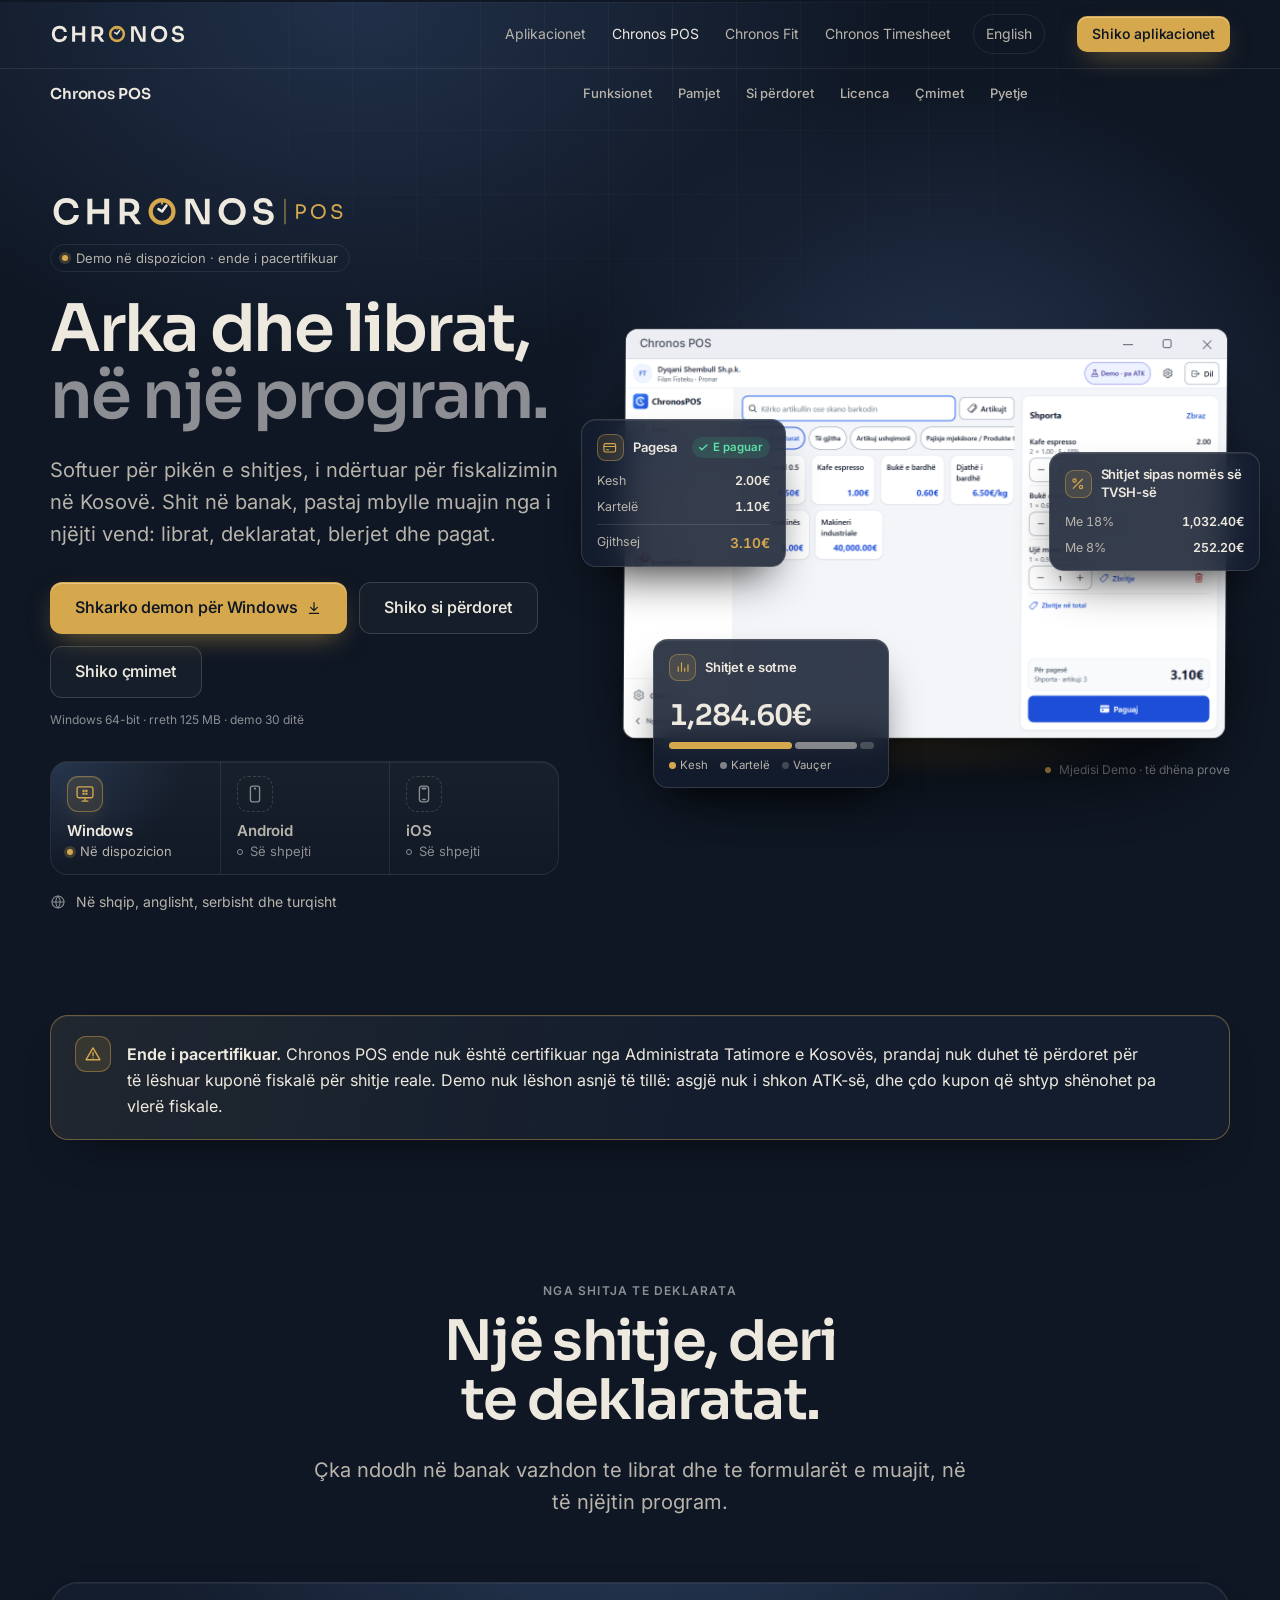
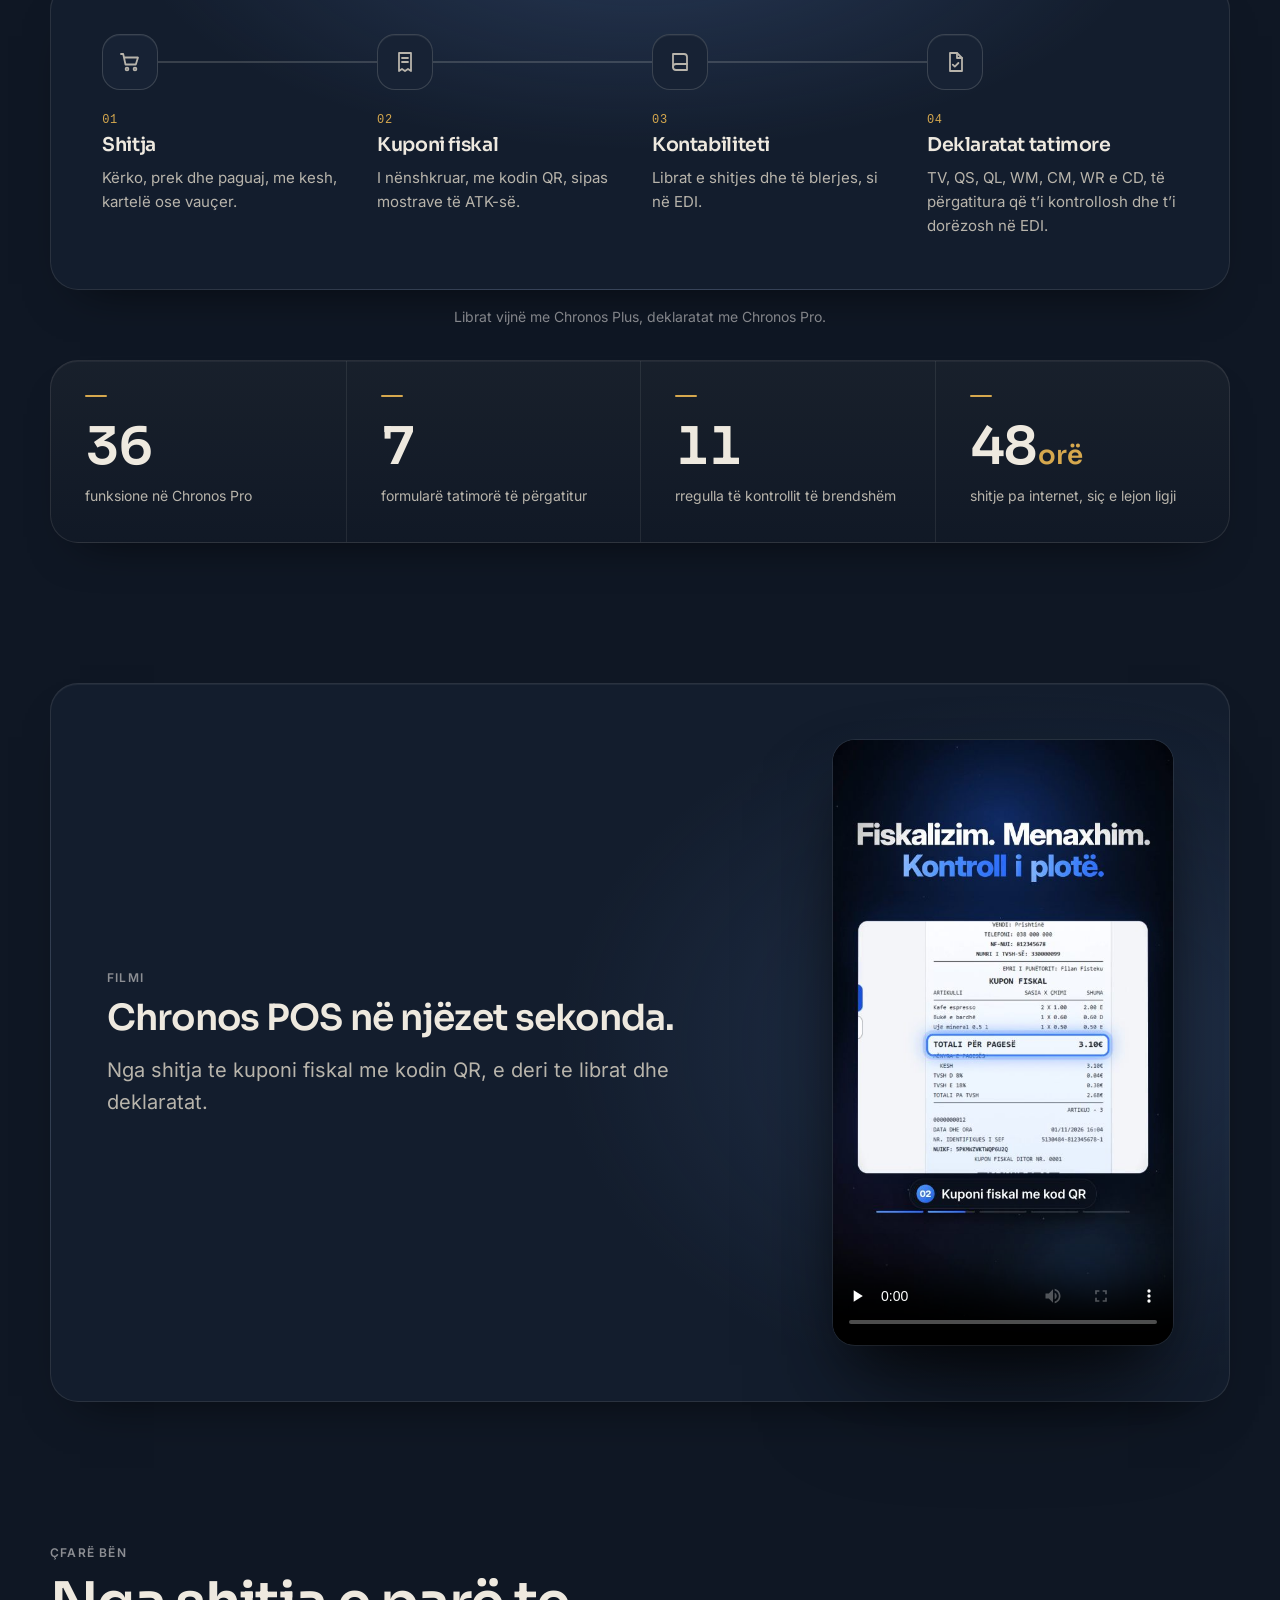
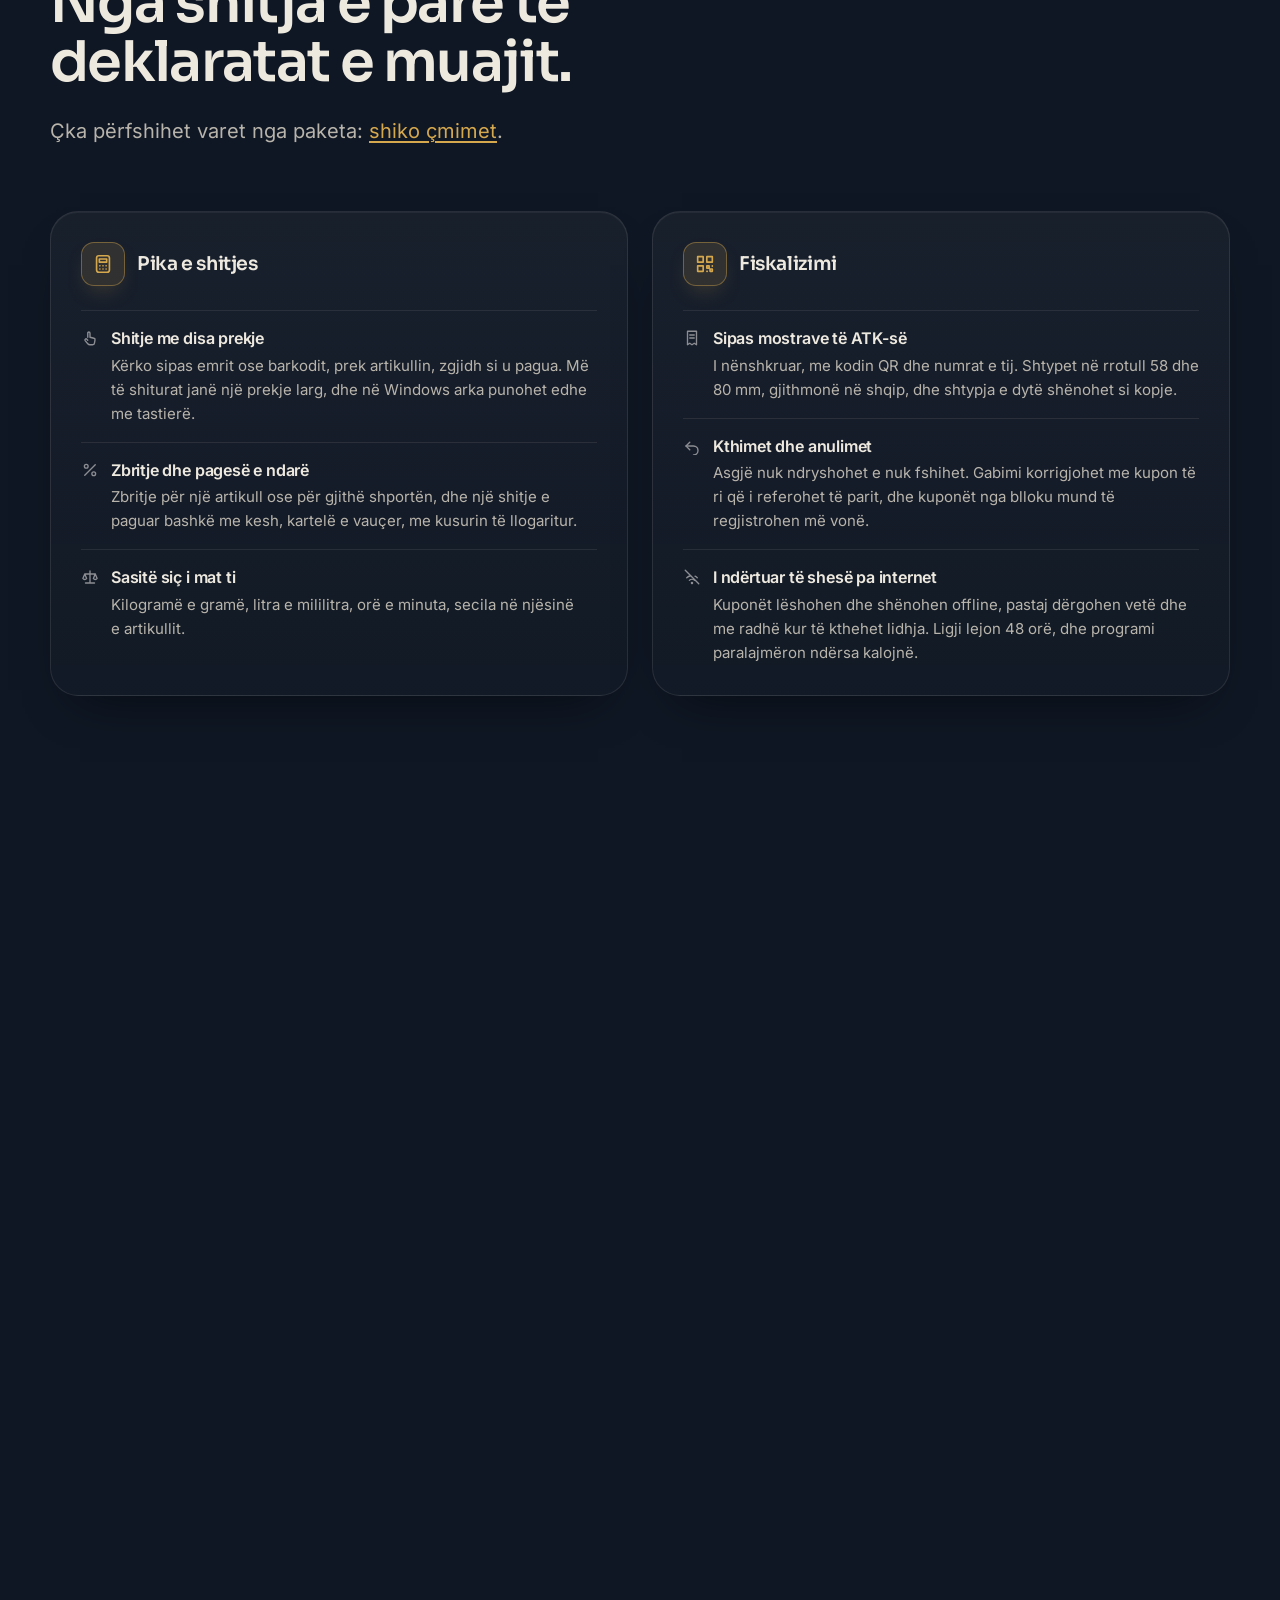
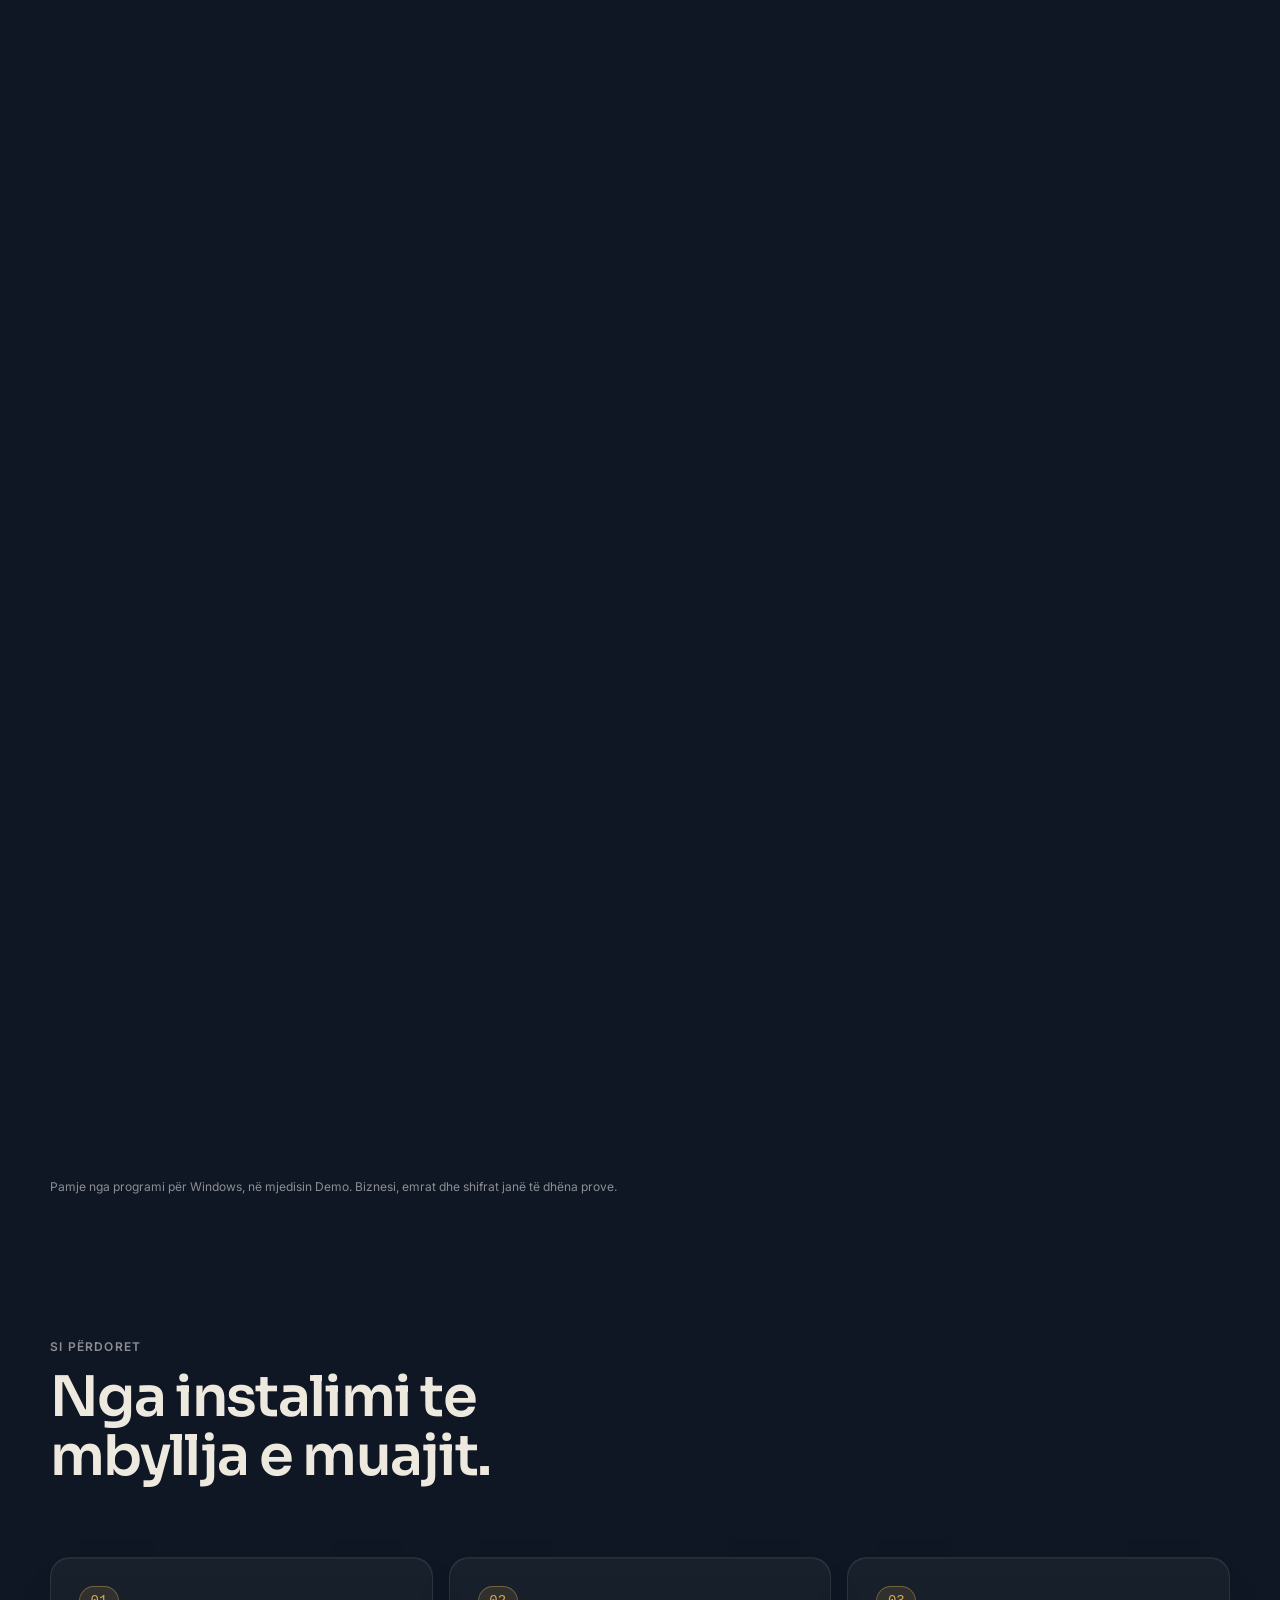
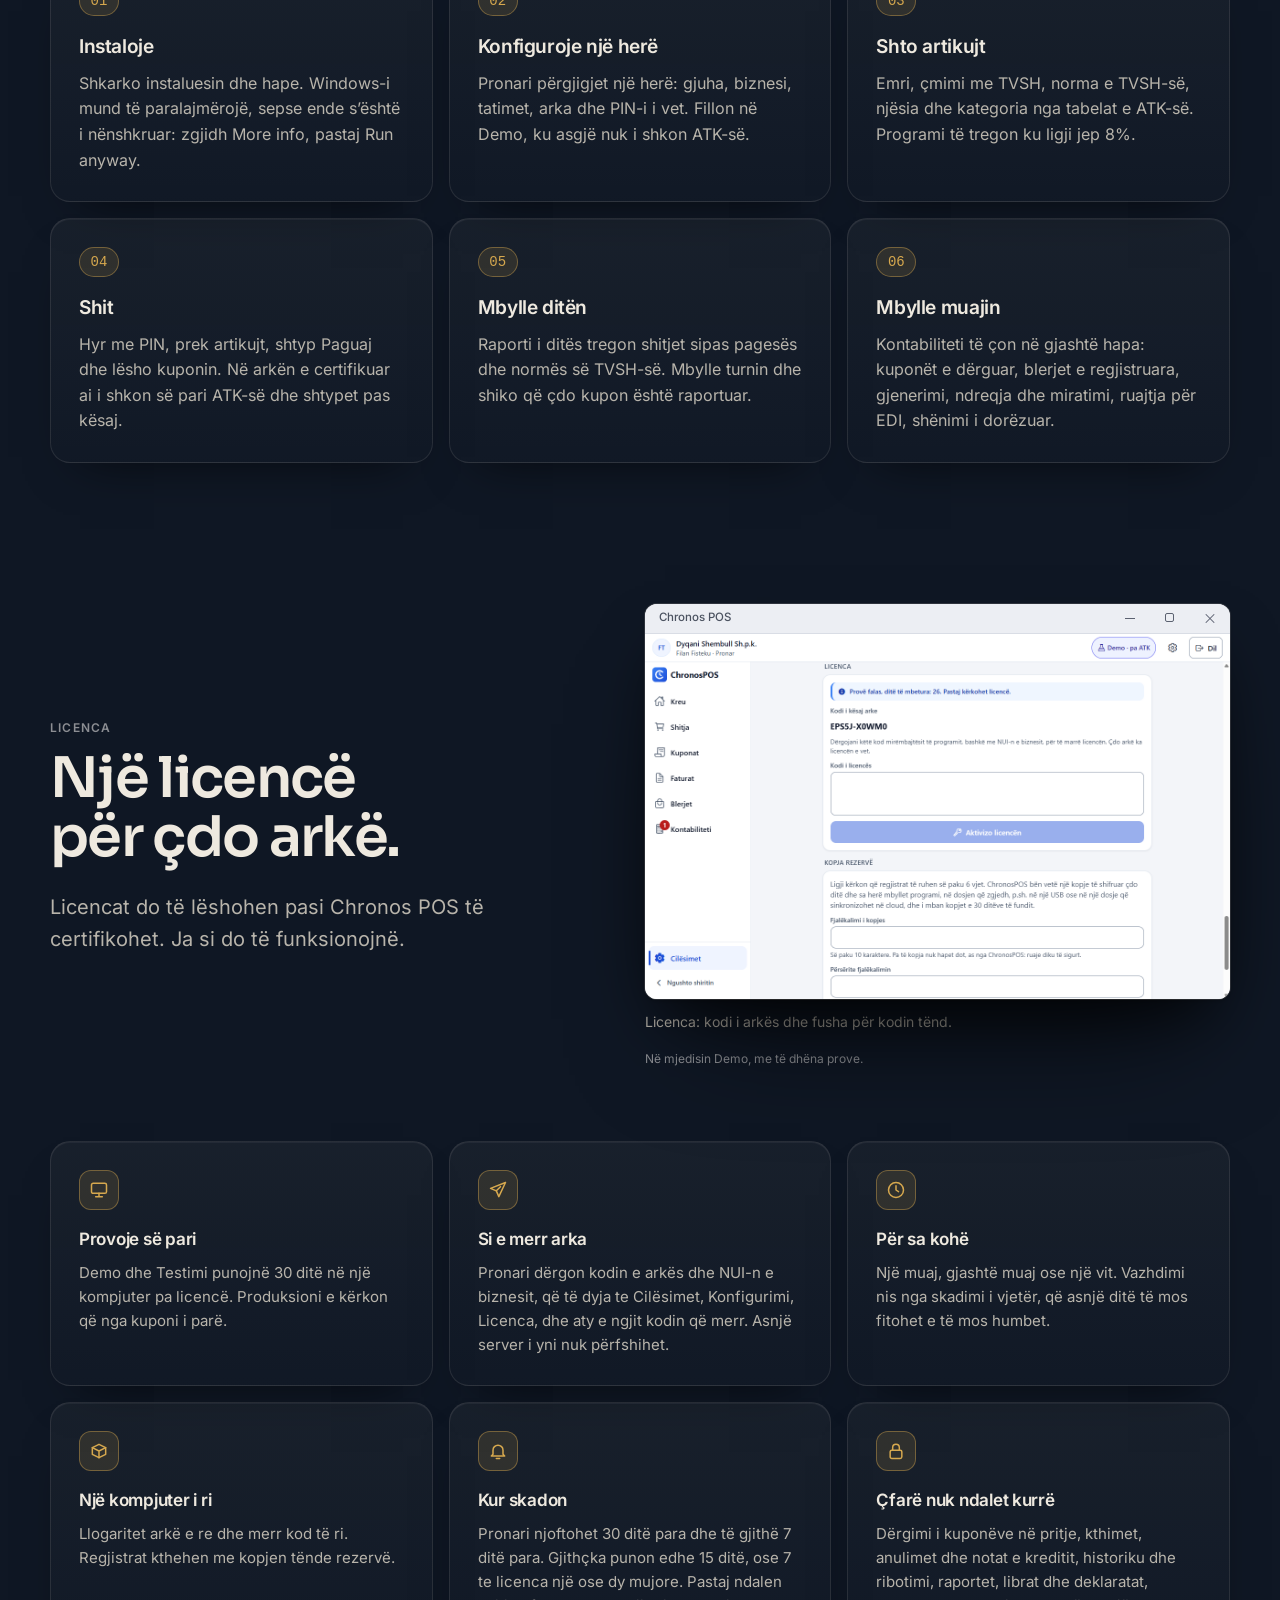
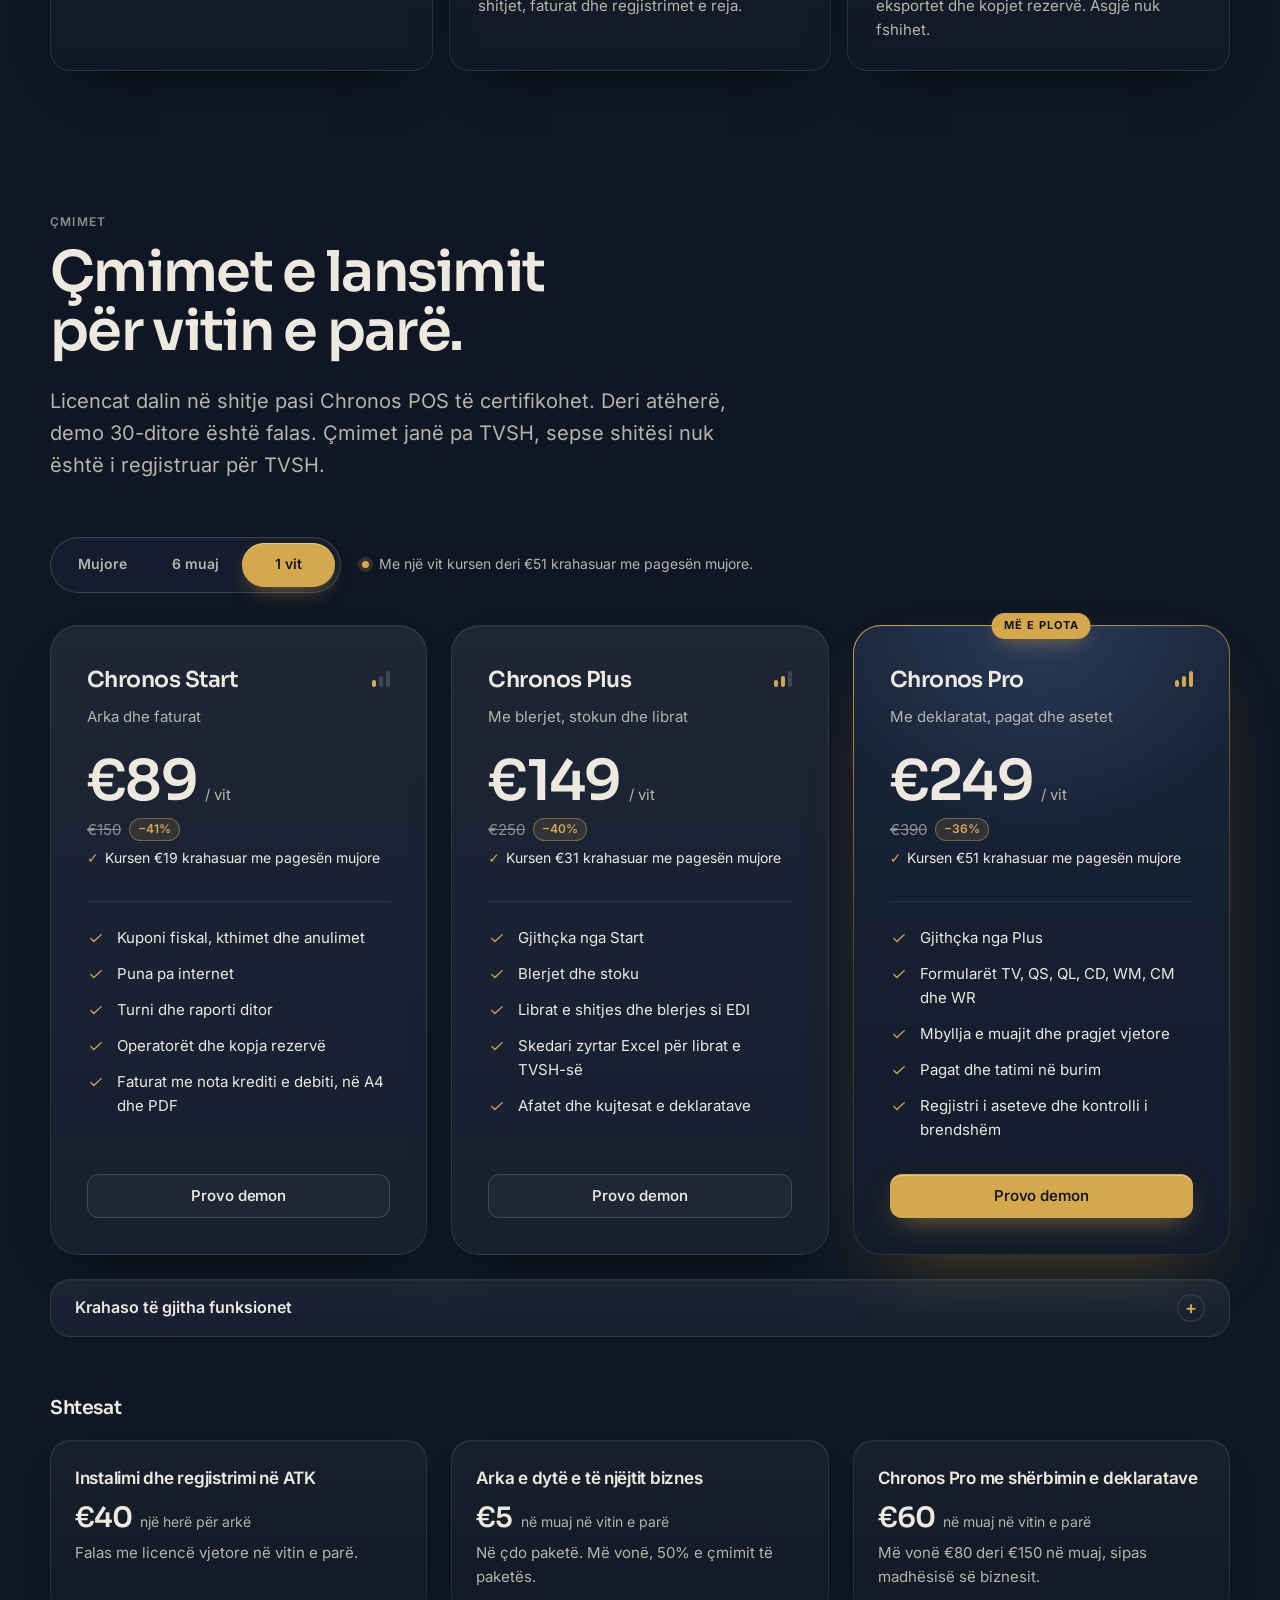
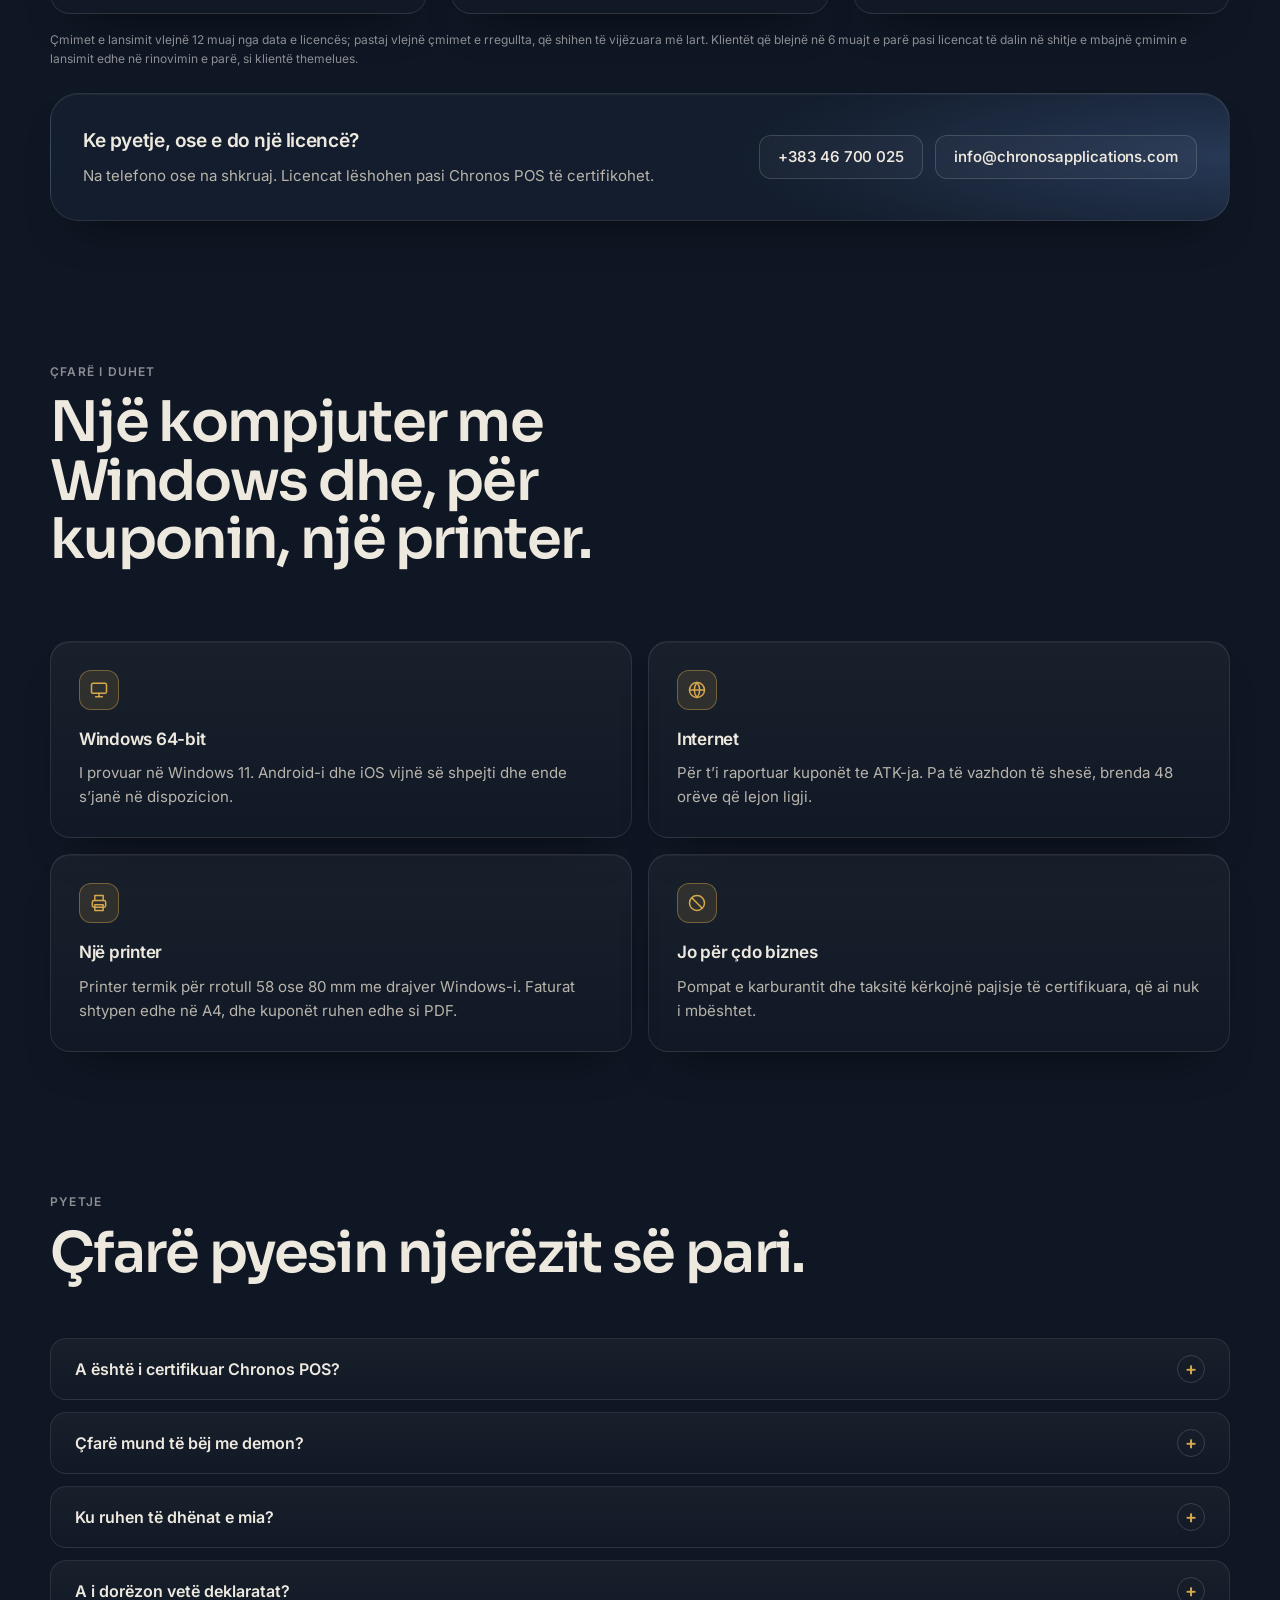
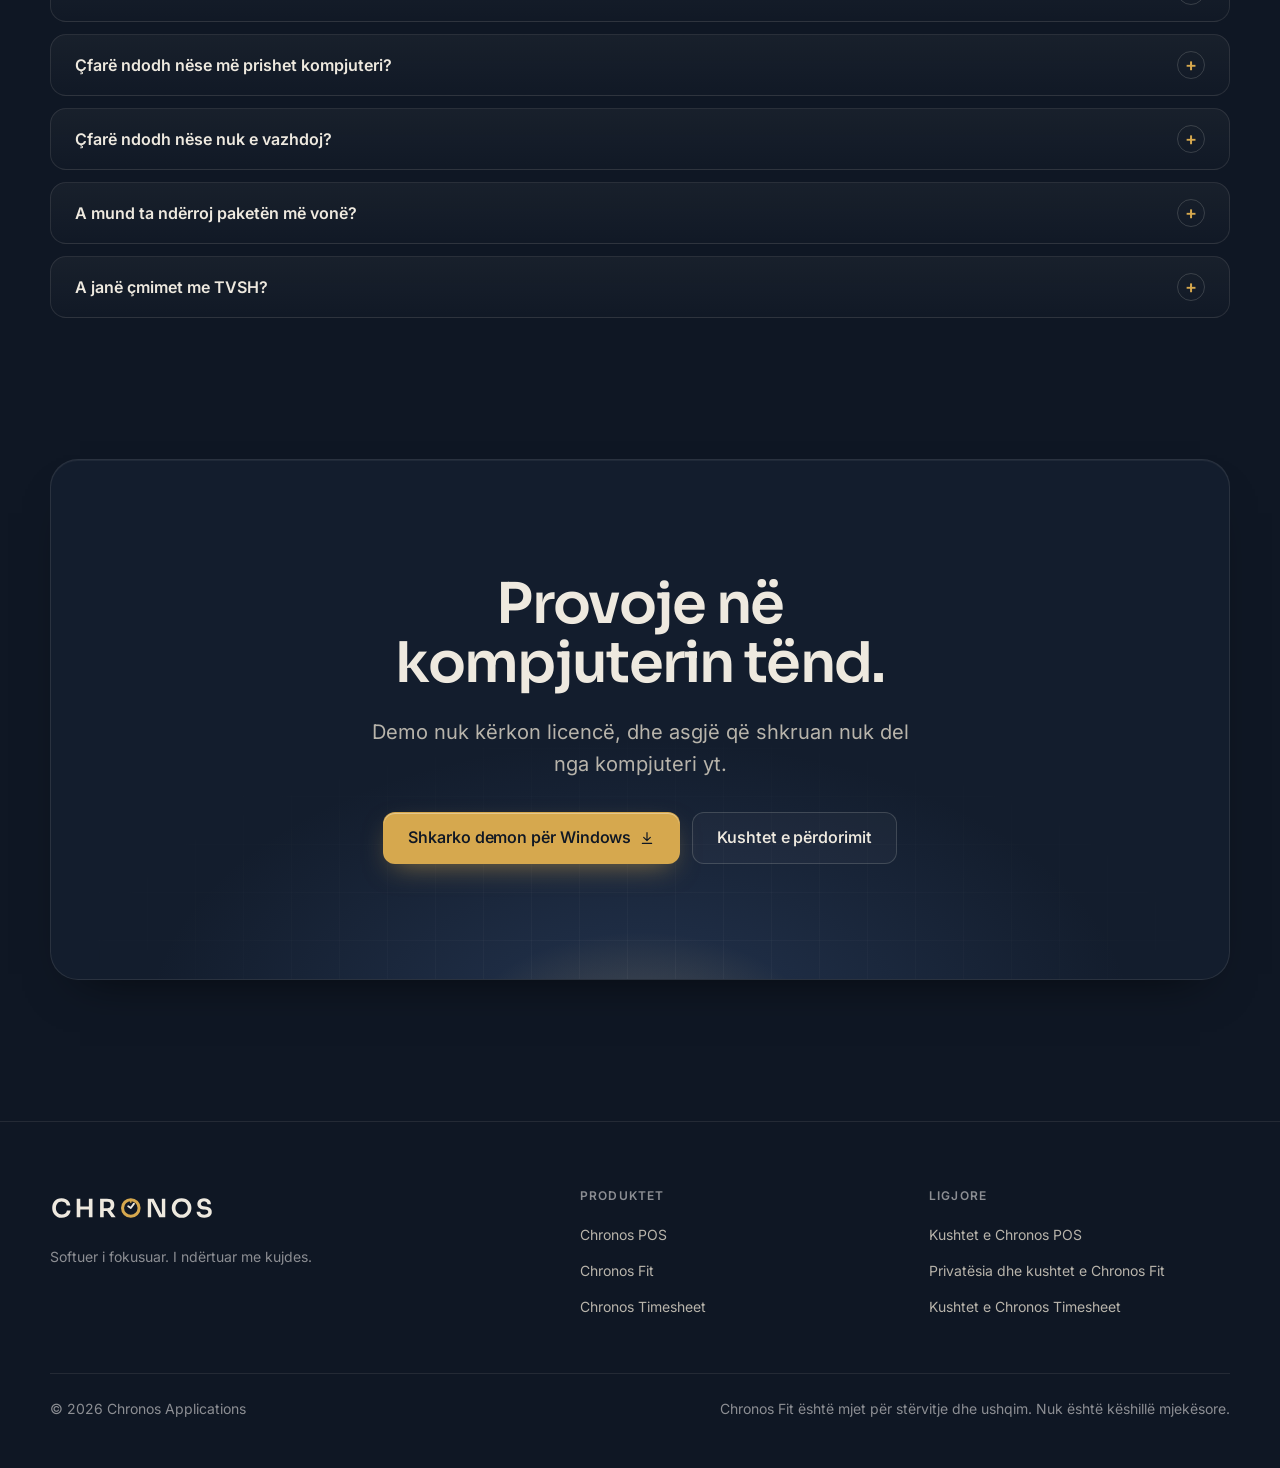
<file: pos.sq.html>
<!doctype html>
<html lang="sq">
  <head>
    <meta charset="utf-8" />
    <meta name="viewport" content="width=device-width, initial-scale=1" />
    <title>Chronos POS — Arka dhe librat në një program</title>
    <meta name="description" content="Chronos POS është softuer për pikën e shitjes për bizneset në Kosovë, i ndërtuar për fiskalizim, me kontabilitetin, deklaratat dhe pagat në të njëjtin program. Demo për Windows. Ende i pacertifikuar nga Administrata Tatimore e Kosovës." />
    <meta name="theme-color" content="#0f1724" />
    <link rel="canonical" href="https://chronosapplications.com/pos.sq.html" />
    <meta property="og:site_name" content="Chronos Applications" />
    <meta property="og:type" content="website" />
    <meta property="og:title" content="Chronos POS — Arka dhe librat në një program" />
    <meta property="og:description" content="Chronos POS është softuer për pikën e shitjes për bizneset në Kosovë, i ndërtuar për fiskalizim, me kontabilitetin, deklaratat dhe pagat në të njëjtin program. Demo për Windows. Ende i pacertifikuar nga Administrata Tatimore e Kosovës." />
    <meta property="og:url" content="https://chronosapplications.com/pos.sq.html" />
    <meta property="og:image" content="https://chronosapplications.com/assets/pos/sq-sale.png" />
    <meta property="og:image:width" content="1280" />
    <meta property="og:image:height" content="800" />
    <meta property="og:image:alt" content="Ekrani i shitjes së Chronos POS: artikujt në mes, shporta dhe shuma për pagesë djathtas." />
    <meta name="twitter:card" content="summary_large_image" />
    <link rel="icon" href="./favicon.ico" sizes="32x32" />
    <link rel="icon" href="./assets/brand/favicon.svg" type="image/svg+xml" />
    <link rel="apple-touch-icon" href="./assets/brand/apple-touch-icon.png" />
    <link rel="preload" href="./assets/inter-latin.woff2" as="font" type="font/woff2" crossorigin />
    <link rel="preload" href="./assets/sora-latin.woff2" as="font" type="font/woff2" crossorigin />
    <script>(function (d) { d.classList.add('js'); try { if (!sessionStorage.getItem('chronos-intro') && !(window.matchMedia && matchMedia('(prefers-reduced-motion: reduce)').matches)) { sessionStorage.setItem('chronos-intro', '1'); d.classList.add('intro-play'); setTimeout(function () { if (!d.classList.contains('ui-js')) d.classList.remove('intro-play'); }, 2900); } } catch (e) {} })(document.documentElement);</script>
    <link rel="alternate" hreflang="en" href="https://chronosapplications.com/pos.html" />
    <link rel="alternate" hreflang="sq" href="https://chronosapplications.com/pos.sq.html" />
    <link rel="alternate" hreflang="x-default" href="https://chronosapplications.com/pos.html" />
    <link rel="stylesheet" href="./assets/site.css" />
    <link rel="stylesheet" href="./assets/ui.css" />
    <script src="./assets/ui.js" defer></script>
    <link rel="stylesheet" href="./assets/pos.css" />
    <script src="./assets/pos.js" defer></script>
  </head>
  <body class="pos-page ui">
    <div class="intro" aria-hidden="true">
      <div class="intro-bg"></div>
      <div class="intro-mark">
        <svg class="intro-logo" viewBox="-5.56 -14.88 883.45 129.48" width="580" height="85" focusable="false">
        <defs>
          <mask id="chi-wipe" maskUnits="userSpaceOnUse" x="360" y="-25" width="140" height="150"><circle class="il-wipe" cx="429.79" cy="49.86" r="44.57" fill="none" stroke="#fff" stroke-width="19" pathLength="100" stroke-dasharray="100" transform="rotate(-90 429.79 49.86)"/></mask>
          <radialGradient id="chi-glow-g"><stop offset="0" stop-color="#D6A84E" stop-opacity="0.5"/><stop offset="1" stop-color="#D6A84E" stop-opacity="0"/></radialGradient>
          <linearGradient id="chi-shine-g" x1="0" x2="1" y1="0" y2="0"><stop offset="0" stop-color="#fff" stop-opacity="0"/><stop offset="0.5" stop-color="#fff6e2" stop-opacity="0.9"/><stop offset="1" stop-color="#fff" stop-opacity="0"/></linearGradient>
          <clipPath id="chi-clip"><use href="#chi-1"/><use href="#chi-2"/><use href="#chi-3"/><use href="#chi-4"/><use href="#chi-5"/><use href="#chi-6"/><use href="#chi-7"/><use href="#chi-8"/><use href="#chi-9"/></clipPath>
        </defs>
        <circle class="il-glow" cx="429.79" cy="49.86" r="120" fill="url(#chi-glow-g)"/>
        <path id="chi-1" class="il-move il-l il-l1" style="--d: 92px" fill="#EEE9DF" d="M57.4 102.6Q43.84 102.6 34.11 97.81Q24.38 93.01 18.29 85.34Q12.19 77.67 9.32 68.63Q6.44 59.59 6.44 51.23V48.22Q6.44 38.9 9.38 29.86Q12.33 20.82 18.49 13.42Q24.66 6.03 34.18 1.58Q43.7 -2.88 56.71 -2.88Q70.27 -2.88 80.34 1.99Q90.41 6.85 96.44 15.68Q102.47 24.52 103.7 36.3H84.11Q83.01 29.45 79.25 24.73Q75.48 20 69.73 17.6Q63.97 15.21 56.71 15.21Q49.32 15.21 43.56 17.74Q37.81 20.27 33.97 24.93Q30.14 29.59 28.15 35.89Q26.16 42.19 26.16 49.86Q26.16 57.26 28.15 63.56Q30.14 69.86 34.11 74.59Q38.08 79.32 43.9 81.92Q49.73 84.52 57.4 84.52Q68.63 84.52 76.37 78.97Q84.11 73.42 85.75 63.42H105.34Q103.97 74.11 98.08 83.01Q92.19 91.92 81.92 97.26Q71.64 102.6 57.4 102.6Z"/>
        <path id="chi-2" class="il-move il-l il-l2" style="--d: 62px" fill="#EEE9DF" d="M203.84 100V58.49H157.67V100H138.22V0H157.67V41.37H203.84V0H223.29V100Z"/>
        <path id="chi-3" class="il-move il-l il-l3" style="--d: 34px" fill="#EEE9DF" d="M264.38 100V-0.68H301.51Q313.56 -0.68 322.4 2.88Q331.23 6.44 336.03 13.7Q340.82 20.96 340.82 31.92V34.11Q340.82 45.21 335.96 52.33Q331.1 59.45 322.33 63.01Q321.92 63.15 321.51 63.29L348.22 100H325.48L301.92 66.58Q301.78 66.58 301.51 66.58H283.84V100ZM283.84 15.89V50.82H303.56Q308.9 50.82 312.81 48.63Q316.71 46.44 318.9 42.47Q321.1 38.49 321.1 33.42Q321.1 28.22 318.9 24.25Q316.71 20.27 312.81 18.08Q308.9 15.89 303.56 15.89Z"/>
        <path id="chi-4" class="il-ring" mask="url(#chi-wipe)" fill="#D6A84E" d="M377.05 49.86a52.74 52.74 0 1 1 105.48 0a52.74 52.74 0 1 1 -105.48 0ZM393.4 49.86a36.39 36.39 0 1 0 72.78 0a36.39 36.39 0 1 0 -72.78 0Z"/>
        <path id="chi-5" class="il-move il-crown" fill="#D6A84E" d="M433.8 19.3L433.8 5.46A4.01 4.01 0 0 0 425.79 5.46L425.79 19.3A4.01 4.01 0 0 0 433.8 19.3Z"/>
        <path id="chi-6" class="il-hands" fill="#EEE9DF" d="M432.52 45.66L418.48 36.54A5.01 5.01 0 0 0 413.03 44.95L427.07 54.06A5.01 5.01 0 0 0 432.52 45.66ZM433.85 52.81L450.96 29.26A5.01 5.01 0 0 0 442.85 23.37L425.74 46.92A5.01 5.01 0 0 0 433.85 52.81Z"/>
        <path id="chi-7" class="il-move il-r il-r1" style="--d: 34px" fill="#EEE9DF" d="M521.23 100V0H553.15L595.21 83.84H596.99V0H615.34V100H583.29L541.23 16.16H539.32V100Z"/>
        <path id="chi-8" class="il-move il-r il-r2" style="--d: 62px" fill="#EEE9DF" d="M703.42 102.6Q689.86 102.6 679.93 97.81Q670 93.01 663.49 85.27Q656.99 77.53 653.77 68.56Q650.55 59.59 650.55 51.23V48.22Q650.55 39.04 653.84 29.93Q657.12 20.82 663.77 13.42Q670.41 6.03 680.27 1.58Q690.14 -2.88 703.42 -2.88Q716.58 -2.88 726.44 1.58Q736.3 6.03 742.95 13.42Q749.59 20.82 752.88 29.93Q756.16 39.04 756.16 48.22V51.23Q756.16 59.59 752.95 68.56Q749.73 77.53 743.22 85.27Q736.71 93.01 726.78 97.81Q716.85 102.6 703.42 102.6ZM703.42 84.52Q711.1 84.52 717.19 81.78Q723.29 79.04 727.6 74.18Q731.92 69.32 734.18 63.08Q736.44 56.85 736.44 49.86Q736.44 42.33 734.18 36.03Q731.92 29.73 727.6 25.07Q723.29 20.41 717.12 17.81Q710.96 15.21 703.42 15.21Q695.75 15.21 689.59 17.81Q683.42 20.41 679.11 25.07Q674.79 29.73 672.53 36.03Q670.27 42.33 670.27 49.86Q670.27 56.85 672.53 63.08Q674.79 69.32 679.11 74.18Q683.42 79.04 689.59 81.78Q695.75 84.52 703.42 84.52Z"/>
        <path id="chi-9" class="il-move il-r il-r3" style="--d: 92px" fill="#EEE9DF" d="M825.48 102.6Q812.19 102.6 803.08 98.36Q793.97 94.11 789.18 86.64Q784.38 79.18 784.38 69.73H803.42Q803.42 73.7 805.62 77.47Q807.81 81.23 812.67 83.56Q817.53 85.89 825.48 85.89Q832.6 85.89 837.4 83.84Q842.19 81.78 844.52 78.42Q846.85 75.07 846.85 70.82Q846.85 65.48 842.33 62.26Q837.81 59.04 828.36 58.22L819.59 57.53Q805.21 56.3 796.64 48.56Q788.08 40.82 788.08 28.08Q788.08 18.49 792.6 11.58Q797.12 4.66 805.27 0.89Q813.42 -2.88 824.38 -2.88Q835.75 -2.88 843.97 1.1Q852.19 5.07 856.71 12.26Q861.23 19.45 861.23 29.18H842.19Q842.19 25.07 840.21 21.58Q838.22 18.08 834.32 15.96Q830.41 13.84 824.38 13.84Q818.63 13.84 814.79 15.75Q810.96 17.67 809.04 20.96Q807.12 24.25 807.12 28.08Q807.12 32.74 810.55 36.23Q813.97 39.73 821.37 40.27L830.14 41.1Q840.82 41.92 848.9 45.62Q856.99 49.32 861.44 55.62Q865.89 61.92 865.89 70.82Q865.89 80.27 860.96 87.47Q856.03 94.66 846.92 98.63Q837.81 102.6 825.48 102.6Z"/>
        <g clip-path="url(#chi-clip)"><rect class="il-shine" x="-5.56" y="-14.88" width="170" height="129.48" fill="url(#chi-shine-g)"/></g>
        </svg>
        <span class="intro-line"></span>
        <p class="intro-tag">Softuer i fokusuar. I&nbsp;ndërtuar me kujdes.</p>
      </div>
    </div>
    <a class="skip" href="#main">Kalo te përmbajtja</a>
    <header class="nav" id="top">
      <div class="container nav-in">
        <a class="brand" href="./index.sq.html" aria-label="Chronos Applications, faqja kryesore"><img src="./assets/brand/chronos.svg" width="136" height="20" alt="" /></a>
        <nav class="nav-links" aria-label="Kryesore">
          <a href="./index.sq.html#apps">Aplikacionet</a>
          <a aria-current="page" href="./pos.sq.html">Chronos POS</a>
          <a href="./fit.sq.html">Chronos Fit</a>
          <a href="./index.sq.html#timesheet">Chronos Timesheet</a>
          <a class="lang" href="./pos.html" hreflang="en" lang="en">English</a>
        </nav>
        <a class="btn btn-primary btn-sm nav-cta" href="./index.sq.html#apps">Shiko aplikacionet</a>
        <details class="menu">
          <summary aria-label="Menyja"><svg class="bars" viewBox="0 0 24 24" fill="none" stroke="currentColor" stroke-width="1.8" stroke-linecap="round" stroke-linejoin="round" aria-hidden="true"><path d="M4 8h16M4 16h16"/></svg><svg class="x" viewBox="0 0 24 24" fill="none" stroke="currentColor" stroke-width="1.8" stroke-linecap="round" stroke-linejoin="round" aria-hidden="true"><path d="M6 6l12 12M18 6L6 18"/></svg></summary>
          <nav class="menu-panel" aria-label="Kryesore">
            <a href="./index.sq.html#apps">Aplikacionet<svg viewBox="0 0 24 24" fill="none" stroke="currentColor" stroke-width="1.8" stroke-linecap="round" stroke-linejoin="round" aria-hidden="true"><path d="M5 12h14M13 6l6 6-6 6"/></svg></a>
            <a href="./pos.sq.html">Chronos POS<svg viewBox="0 0 24 24" fill="none" stroke="currentColor" stroke-width="1.8" stroke-linecap="round" stroke-linejoin="round" aria-hidden="true"><path d="M5 12h14M13 6l6 6-6 6"/></svg></a>
            <a href="./fit.sq.html">Chronos Fit<svg viewBox="0 0 24 24" fill="none" stroke="currentColor" stroke-width="1.8" stroke-linecap="round" stroke-linejoin="round" aria-hidden="true"><path d="M5 12h14M13 6l6 6-6 6"/></svg></a>
            <a href="./index.sq.html#timesheet">Chronos Timesheet<svg viewBox="0 0 24 24" fill="none" stroke="currentColor" stroke-width="1.8" stroke-linecap="round" stroke-linejoin="round" aria-hidden="true"><path d="M5 12h14M13 6l6 6-6 6"/></svg></a>
            <a href="./pos.html" hreflang="en" lang="en">English<svg viewBox="0 0 24 24" fill="none" stroke="currentColor" stroke-width="1.8" stroke-linecap="round" stroke-linejoin="round" aria-hidden="true"><path d="M5 12h14M13 6l6 6-6 6"/></svg></a>
            <a class="btn btn-primary btn-lg" href="./index.sq.html#apps">Shiko aplikacionet</a>
          </nav>
        </details>
      </div>
        <div class="subnav">
          <div class="container subnav-in">
            <a class="subnav-title" href="#main">Chronos POS</a>
            <nav class="subnav-links" aria-label="Në këtë faqe">
              <a href="#features">Funksionet</a>
              <a href="#screens">Pamjet</a>
              <a href="#how">Si përdoret</a>
              <a href="#licence">Licenca</a>
              <a href="#prices">Çmimet</a>
              <a href="#questions">Pyetje</a>
            </nav>
            <a class="btn btn-primary btn-sm subnav-cta" href="https://download.chronosapplications.com/ChronosPOS-Setup.exe">Shkarko demon<svg class="i-down" viewBox="0 0 24 24" fill="none" stroke="currentColor" stroke-width="1.8" stroke-linecap="round" stroke-linejoin="round" aria-hidden="true"><path d="M12 4v11M7 11l5 5 5-5M5 20h14"/></svg></a>
          </div>
        </div>
        <span class="read-progress" aria-hidden="true"></span>
    </header>

    <main id="main" style="--accent: var(--gold)">
      <section class="hero pos-hero">
        <div class="backdrop" aria-hidden="true"></div>
        <div class="container hero-grid">
          <div class="hero-copy">
            <div class="hero-brand" data-reveal><img class="lockup" src="./assets/brand/chronos-pos.svg" width="302" height="34" alt="Chronos POS" /><span class="status">Demo në dispozicion · ende i pacertifikuar</span></div>
            <h1 data-reveal style="--i: 1">Arka dhe librat, <span class="soft">në një program.</span></h1>
            <p class="hero-lede" data-reveal style="--i: 2">Softuer për pikën e shitjes, i ndërtuar për fiskalizimin në Kosovë. Shit në banak, pastaj mbylle muajin nga i njëjti vend: librat, deklaratat, blerjet dhe pagat.</p>
            <div class="actions" data-reveal style="--i: 3">
              <a class="btn btn-primary btn-lg" href="https://download.chronosapplications.com/ChronosPOS-Setup.exe">Shkarko demon për Windows<svg class="i-down" viewBox="0 0 24 24" fill="none" stroke="currentColor" stroke-width="1.8" stroke-linecap="round" stroke-linejoin="round" aria-hidden="true"><path d="M12 4v11M7 11l5 5 5-5M5 20h14"/></svg></a>
              <a class="btn btn-lg" href="#how">Shiko si përdoret</a>
              <a class="btn btn-lg" href="#prices">Shiko çmimet</a>
            </div>
            <p class="caption" data-reveal style="--i: 3">Windows 64-bit · rreth 125 MB · demo 30 ditë</p>
            <ul class="platforms" data-reveal style="--i: 4" aria-label="Platformat">
              <li class="platform is-on"><span class="platform-icon"><svg viewBox="0 0 24 24" fill="none" stroke="currentColor" stroke-width="1.6" stroke-linecap="round" stroke-linejoin="round" aria-hidden="true"><rect x="2.5" y="3.5" width="19" height="13" rx="2"/><path d="M8.5 20.5h7M12 16.5v4"/><path d="M9 7h2.6v2.6H9zM12.4 7H15v2.6h-2.6zM9 10.4h2.6V13H9zM12.4 10.4H15V13h-2.6z" fill="currentColor" stroke="none"/></svg></span><span class="platform-text"><span class="platform-name">Windows</span><span class="platform-state">Në dispozicion</span></span></li>
              <li class="platform"><span class="platform-icon"><svg viewBox="0 0 24 24" fill="none" stroke="currentColor" stroke-width="1.6" stroke-linecap="round" stroke-linejoin="round" aria-hidden="true"><rect x="6.5" y="2.5" width="11" height="19" rx="2.5"/><circle cx="12" cy="5.5" r="1.25" fill="currentColor" stroke="none"/></svg></span><span class="platform-text"><span class="platform-name">Android</span><span class="platform-state">Së shpejti</span></span></li>
              <li class="platform"><span class="platform-icon"><svg viewBox="0 0 24 24" fill="none" stroke="currentColor" stroke-width="1.6" stroke-linecap="round" stroke-linejoin="round" aria-hidden="true"><rect x="6.5" y="2.5" width="11" height="19" rx="3.2"/><path d="M10.2 5.5h3.6" stroke-width="2.4"/><path d="M10.4 18.6h3.2"/></svg></span><span class="platform-text"><span class="platform-name">iOS</span><span class="platform-state">Së shpejti</span></span></li>
            </ul>
            <p class="langs" data-reveal style="--i: 4"><svg viewBox="0 0 24 24" fill="none" stroke="currentColor" stroke-width="1.6" stroke-linecap="round" stroke-linejoin="round" aria-hidden="true"><circle cx="12" cy="12" r="9"/><path d="M3 12h18M12 3a14 14 0 0 1 0 18M12 3a14 14 0 0 0 0 18"/></svg><span>Në shqip, anglisht, serbisht dhe turqisht</span></p>
          </div>
          <figure class="hero-visual" data-reveal style="--i: 2">
            <div class="hero-stage">
              <div class="app-window"><div class="window-bar" aria-hidden="true"><span class="window-title">Chronos POS</span><span class="window-controls"><i></i><i></i><i></i></span></div><img fetchpriority="high" src="./assets/pos/sq-sale.png" width="1280" height="800" alt="Ekrani i shitjes së Chronos POS: artikujt në mes, shporta dhe shuma për pagesë djathtas." /></div>
              <div class="float float-pay" aria-hidden="true">
                <div class="float-head"><span class="float-ic"><svg viewBox="0 0 24 24" fill="none" stroke="currentColor" stroke-width="1.8" stroke-linecap="round" stroke-linejoin="round" aria-hidden="true"><rect x="3" y="5.5" width="18" height="13" rx="2.5"/><path d="M3 10h18M7 15h3"/></svg></span><b>Pagesa</b><span class="float-ok"><svg viewBox="0 0 24 24" fill="none" stroke="currentColor" stroke-width="1.8" stroke-linecap="round" stroke-linejoin="round" aria-hidden="true"><path d="M5 12.5l4.2 4.2L19 7.5"/></svg>E paguar</span></div>
                <div class="float-row"><span>Kesh</span><b>2.00€</b></div>
                <div class="float-row"><span>Kartelë</span><b>1.10€</b></div>
                <div class="float-row float-total"><span>Gjithsej</span><b>3.10€</b></div>
              </div>
              <div class="float float-day" aria-hidden="true">
                <div class="float-head"><span class="float-ic"><svg viewBox="0 0 24 24" fill="none" stroke="currentColor" stroke-width="1.8" stroke-linecap="round" stroke-linejoin="round" aria-hidden="true"><path d="M5 19v-7M10 19V6M15 19v-5M20 19V9"/></svg></span><b>Shitjet e sotme</b></div>
                <p class="float-big"><span data-count="1284.60" data-decimals="2" data-delay="1100">1,284.60</span>€</p>
                <div class="float-split"><i style="--w: 62%"></i><i style="--w: 31%"></i><i style="--w: 7%"></i></div>
                <div class="float-legend"><span>Kesh</span><span>Kartelë</span><span>Vauçer</span></div>
              </div>
              <div class="float float-vat" aria-hidden="true">
                <div class="float-head"><span class="float-ic"><svg viewBox="0 0 24 24" fill="none" stroke="currentColor" stroke-width="1.8" stroke-linecap="round" stroke-linejoin="round" aria-hidden="true"><path d="M19 5 5 19"/><circle cx="7" cy="7" r="2.5"/><circle cx="17" cy="17" r="2.5"/></svg></span><b>Shitjet sipas normës së TVSH-së</b></div>
                <div class="float-row"><span>Me 18%</span><b>1,032.40€</b></div>
                <div class="float-row"><span>Me 8%</span><b>252.20€</b></div>
              </div>
            </div>
            <figcaption class="hero-note">Mjedisi Demo · të dhëna prove</figcaption>
          </figure>
        </div>
      </section>

      <section class="section pos-notice">
        <div class="container">
          <div class="notice-band" data-reveal><span class="notice-icon" aria-hidden="true"><svg viewBox="0 0 24 24" fill="none" stroke="currentColor" stroke-width="1.8" stroke-linecap="round" stroke-linejoin="round" aria-hidden="true"><path d="M12 3.8 2.8 19.6h18.4L12 3.8z"/><path d="M12 10v4.2M12 17.1v.1"/></svg></span><p><strong>Ende i pacertifikuar.</strong> Chronos POS ende nuk është certifikuar nga Administrata Tatimore e Kosovës, prandaj nuk duhet të përdoret për të lëshuar kuponë fiskalë për shitje reale. Demo nuk lëshon asnjë të tillë: asgjë nuk i shkon ATK-së, dhe çdo kupon që shtyp shënohet pa vlerë fiskale.</p></div>
        </div>
      </section>

      <section class="section flow-section" id="flow" style="padding-top: 0">
        <div class="container">
          <div class="head head-center" data-reveal>
            <p class="label">Nga shitja te deklarata</p>
            <h2>Një shitje, deri te deklaratat.</h2>
            <p>Çka ndodh në banak vazhdon te librat dhe te formularët e muajit, në të njëjtin program.</p>
          </div>
          <div class="flow" data-flow data-reveal style="--i: 1">
            <div class="flow-inner">
              <span class="flow-track" aria-hidden="true"><span class="flow-beam"></span></span>
              <ol class="flow-steps">
                <li class="flow-step" style="--n: 0"><span class="flow-node"><svg viewBox="0 0 24 24" fill="none" stroke="currentColor" stroke-width="1.8" stroke-linecap="round" stroke-linejoin="round" aria-hidden="true"><path d="M3 4h2.2l2.3 10.5h10.3L20 7.5H6.3"/><circle cx="9" cy="19" r="1.4"/><circle cx="17" cy="19" r="1.4"/></svg></span><span class="flow-num" aria-hidden="true">01</span><h3>Shitja</h3><p>Kërko, prek dhe paguaj, me kesh, kartelë ose vauçer.</p></li>
                <li class="flow-step" style="--n: 1"><span class="flow-node"><svg viewBox="0 0 24 24" fill="none" stroke="currentColor" stroke-width="1.8" stroke-linecap="round" stroke-linejoin="round" aria-hidden="true"><path d="M6 3h12v18l-3-2-3 2-3-2-3 2V3z"/><path d="M9 8h6M9 12h6"/></svg></span><span class="flow-num" aria-hidden="true">02</span><h3>Kuponi fiskal</h3><p>I nënshkruar, me kodin QR, sipas mostrave të ATK-së.</p></li>
                <li class="flow-step" style="--n: 2"><span class="flow-node"><svg viewBox="0 0 24 24" fill="none" stroke="currentColor" stroke-width="1.8" stroke-linecap="round" stroke-linejoin="round" aria-hidden="true"><path d="M5 4h11a3 3 0 0 1 3 3v13H8a3 3 0 0 1-3-3V4z"/><path d="M5 17a3 3 0 0 1 3-3h11"/></svg></span><span class="flow-num" aria-hidden="true">03</span><h3>Kontabiliteti</h3><p>Librat e shitjes dhe të blerjes, si në EDI.</p></li>
                <li class="flow-step" style="--n: 3"><span class="flow-node"><svg viewBox="0 0 24 24" fill="none" stroke="currentColor" stroke-width="1.8" stroke-linecap="round" stroke-linejoin="round" aria-hidden="true"><path d="M7 3h7l5 5v13H7V3z"/><path d="M14 3v5h5"/><path d="M9.8 14.6l2 2 3.6-3.6"/></svg></span><span class="flow-num" aria-hidden="true">04</span><h3>Deklaratat tatimore</h3><p>TV, QS, QL, WM, CM, WR e CD, të përgatitura që t’i kontrollosh dhe t’i dorëzosh në EDI.</p></li>
              </ol>
            </div>
          </div>
          <p class="flow-note" data-reveal>Librat vijnë me Chronos Plus, deklaratat me Chronos Pro.</p>
          <ul class="stats" data-reveal data-stagger>
            <li class="stat"><b><span class="sr-only">36</span><span aria-hidden="true"><span data-count="36">36</span></span></b><span>funksione në Chronos Pro</span></li>
            <li class="stat"><b><span class="sr-only">7</span><span aria-hidden="true"><span data-count="7">7</span></span></b><span>formularë tatimorë të përgatitur</span></li>
            <li class="stat"><b><span class="sr-only">11</span><span aria-hidden="true"><span data-count="11">11</span></span></b><span>rregulla të kontrollit të brendshëm</span></li>
            <li class="stat"><b><span class="sr-only">48 orë</span><span aria-hidden="true"><span data-count="48">48</span><small>orë</small></span></b><span>shitje pa internet, siç e lejon ligji</span></li>
          </ul>
        </div>
      </section>

      <section class="section" id="film" style="padding-top: 0">
        <div class="container">
          <div class="film-row" data-reveal>
            <div>
              <p class="label">Filmi</p>
              <h2>Chronos POS në njëzet sekonda.</h2>
              <p class="film-text">Nga shitja te kuponi fiskal me kodin QR, e deri te librat dhe deklaratat.</p>
            </div>
            <div class="film">
              <video controls playsinline preload="none" poster="./assets/chronos-pos-20s.jpg" width="1080" height="1920" aria-label="Chronos POS në njëzet sekonda: film i shkurtër">
                <source src="./assets/chronos-pos-20s.mp4" type="video/mp4" />
              </video>
            </div>
          </div>
        </div>
      </section>

      <section class="section" id="features" style="padding-top: 0">
        <div class="container">
          <div class="head" data-reveal>
            <p class="label">Çfarë bën</p>
            <h2>Nga shitja e parë te deklaratat e muajit.</h2>
            <p>Çka përfshihet varet nga paketa: <a class="inline-link" href="#prices">shiko çmimet</a>.</p>
          </div>
          <div class="bento">
            <article class="cat cat-wide" data-reveal data-anim data-spot style="--i: 0">
              <div class="cat-head"><span class="cat-icon"><svg viewBox="0 0 24 24" fill="none" stroke="currentColor" stroke-width="1.8" stroke-linecap="round" stroke-linejoin="round" aria-hidden="true"><rect x="5" y="3" width="14" height="18" rx="2.5"/><path d="M8 6.5h8v3.5H8z"/><path d="M8.6 14h.01M12 14h.01M15.4 14h.01M8.6 17.5h.01M12 17.5h.01M15.4 17.5h.01"/></svg></span><h3>Pika e shitjes</h3></div>
              <div class="cat-items">
                <div class="feature"><svg viewBox="0 0 24 24" fill="none" stroke="currentColor" stroke-width="1.8" stroke-linecap="round" stroke-linejoin="round" aria-hidden="true"><path d="M9 11V5.5a1.5 1.5 0 0 1 3 0V11l5.2 1.3a2 2 0 0 1 1.5 2.3l-.7 4A2.5 2.5 0 0 1 15.5 21H12a4 4 0 0 1-3-1.4L5.5 15.5a1.5 1.5 0 0 1 2.2-2L9 15"/></svg><h4>Shitje me disa prekje</h4><p>Kërko sipas emrit ose barkodit, prek artikullin, zgjidh si u pagua. Më të shiturat janë një prekje larg, dhe në Windows arka punohet edhe me tastierë.</p></div>
                <div class="feature"><svg viewBox="0 0 24 24" fill="none" stroke="currentColor" stroke-width="1.8" stroke-linecap="round" stroke-linejoin="round" aria-hidden="true"><path d="M19 5 5 19"/><circle cx="7" cy="7" r="2.5"/><circle cx="17" cy="17" r="2.5"/></svg><h4>Zbritje dhe pagesë e ndarë</h4><p>Zbritje për një artikull ose për gjithë shportën, dhe një shitje e paguar bashkë me kesh, kartelë e vauçer, me kusurin të llogaritur.</p></div>
                <div class="feature"><svg viewBox="0 0 24 24" fill="none" stroke="currentColor" stroke-width="1.8" stroke-linecap="round" stroke-linejoin="round" aria-hidden="true"><path d="M12 4v16M6 20h12M5 8h14M5 8l-2.5 6a3 3 0 0 0 5 0L5 8zM19 8l-2.5 6a3 3 0 0 0 5 0L19 8z"/></svg><h4>Sasitë siç i mat ti</h4><p>Kilogramë e gramë, litra e mililitra, orë e minuta, secila në njësinë e artikullit.</p></div>
              </div>
            </article>
            <article class="cat cat-wide" data-reveal data-anim data-spot style="--i: 1">
              <div class="cat-head"><span class="cat-icon"><svg viewBox="0 0 24 24" fill="none" stroke="currentColor" stroke-width="1.8" stroke-linecap="round" stroke-linejoin="round" aria-hidden="true"><path d="M4 4h6v6H4zM14 4h6v6h-6zM4 14h6v6H4z"/><path d="M14 14h2.5v2.5H14zM17.5 17.5H20V20h-2.5zM20 14v.5M14 20h.5"/></svg></span><h3>Fiskalizimi</h3></div>
              <div class="cat-items">
                <div class="feature"><svg viewBox="0 0 24 24" fill="none" stroke="currentColor" stroke-width="1.8" stroke-linecap="round" stroke-linejoin="round" aria-hidden="true"><path d="M6 3h12v18l-3-2-3 2-3-2-3 2V3z"/><path d="M9 8h6M9 12h6"/></svg><h4>Sipas mostrave të ATK-së</h4><p>I nënshkruar, me kodin QR dhe numrat e tij. Shtypet në rrotull 58 dhe 80 mm, gjithmonë në shqip, dhe shtypja e dytë shënohet si kopje.</p></div>
                <div class="feature"><svg viewBox="0 0 24 24" fill="none" stroke="currentColor" stroke-width="1.8" stroke-linecap="round" stroke-linejoin="round" aria-hidden="true"><path d="M9 7 4 12l5 5"/><path d="M4 12h10a6 6 0 0 1 0 12"/></svg><h4>Kthimet dhe anulimet</h4><p>Asgjë nuk ndryshohet e nuk fshihet. Gabimi korrigjohet me kupon të ri që i referohet të parit, dhe kuponët nga blloku mund të regjistrohen më vonë.</p></div>
                <div class="feature"><svg viewBox="0 0 24 24" fill="none" stroke="currentColor" stroke-width="1.8" stroke-linecap="round" stroke-linejoin="round" aria-hidden="true"><path d="M3 3l18 18"/><path d="M8.5 16.5a5 5 0 0 1 7 0M5 13a10 10 0 0 1 5-2.7M19 13a10 10 0 0 0-3-2.1"/><circle cx="12" cy="20" r=".8"/></svg><h4>I ndërtuar të shesë pa internet</h4><p>Kuponët lëshohen dhe shënohen offline, pastaj dërgohen vetë dhe me radhë kur të kthehet lidhja. Ligji lejon 48 orë, dhe programi paralajmëron ndërsa kalojnë.</p></div>
              </div>
            </article>
            <article class="cat cat-full" data-reveal data-anim data-spot style="--i: 0">
              <div class="cat-head"><span class="cat-icon"><svg viewBox="0 0 24 24" fill="none" stroke="currentColor" stroke-width="1.8" stroke-linecap="round" stroke-linejoin="round" aria-hidden="true"><rect x="3.5" y="4.5" width="17" height="15" rx="2"/><path d="M3.5 9h17M9 9v10.5M14.5 9v10.5"/></svg></span><h3>Kontabiliteti</h3></div>
              <div class="cat-items">
                <div class="feature"><svg viewBox="0 0 24 24" fill="none" stroke="currentColor" stroke-width="1.8" stroke-linecap="round" stroke-linejoin="round" aria-hidden="true"><path d="M5 4h11a3 3 0 0 1 3 3v13H8a3 3 0 0 1-3-3V4z"/><path d="M5 17a3 3 0 0 1 3-3h11"/></svg><h4>Librat dhe deklaratat</h4><p>Librat e shitjes dhe të blerjes, dhe formularët TV, QS, QL, WM, CM, WR e CD si ata të ATK-së, me kujtesë para çdo afati. Ti i kontrollon dhe i dorëzon në EDI.</p></div>
                <div class="feature"><svg viewBox="0 0 24 24" fill="none" stroke="currentColor" stroke-width="1.8" stroke-linecap="round" stroke-linejoin="round" aria-hidden="true"><path d="M7 3h7l5 5v13H7V3z"/><path d="M14 3v5h5M10 13h6M10 17h6"/></svg><h4>Fatura për bizneset</h4><p>Fatura me nota krediti dhe debiti, në A4 ose në rrotull 80 mm, me ose pa numër TVSH, dhe regjistër klientësh.</p></div>
                <div class="feature"><svg viewBox="0 0 24 24" fill="none" stroke="currentColor" stroke-width="1.8" stroke-linecap="round" stroke-linejoin="round" aria-hidden="true"><path d="M4 4h8l8 8-8 8-8-8V4z"/><circle cx="8.5" cy="8.5" r="1.2"/></svg><h4>Norma e TVSH-së</h4><p>Lista e ligjit për çfarë ka 8% kudo ku zgjidhet norma, dhe një rekomandim kur një emër, si fatura e rrymës, duket në të. Normën nuk e ndryshon kurrë vetë.</p></div>
              </div>
            </article>
            <article class="cat cat-third cat-buy" data-reveal data-anim data-spot style="--i: 0">
              <div class="cat-head"><span class="cat-icon"><svg viewBox="0 0 24 24" fill="none" stroke="currentColor" stroke-width="1.8" stroke-linecap="round" stroke-linejoin="round" aria-hidden="true"><path d="M3.5 8.5 12 4l8.5 4.5v7L12 20l-8.5-4.5z"/><path d="M3.5 8.5 12 13l8.5-4.5M12 13v7M7.8 6.3l8.4 4.5"/></svg></span><h3>Blerjet dhe stoku</h3></div>
              <div class="cat-items">
                <div class="feature"><svg viewBox="0 0 24 24" fill="none" stroke="currentColor" stroke-width="1.8" stroke-linecap="round" stroke-linejoin="round" aria-hidden="true"><path d="M6 8h12l1 13H5L6 8z"/><path d="M9 8V6a3 3 0 0 1 6 0v2"/></svg><h4>Blerjet sipas llojit</h4><p>Investime, shpenzime dhe mallra, rresht për rresht. Mallrat hyjnë në stok, investimet në regjistrin e aseteve, dhe shpenzimet në kutinë e duhur të formularit CD.</p></div>
                <div class="feature"><svg viewBox="0 0 24 24" fill="none" stroke="currentColor" stroke-width="1.8" stroke-linecap="round" stroke-linejoin="round" aria-hidden="true"><path d="M4 8l8-4 8 4v8l-8 4-8-4V8z"/><path d="M4 8l8 4 8-4M12 12v8"/></svg><h4>Stoku</h4><p>Kostot, pranimet dhe numërimet, dhe lista e stokut në Excel.</p></div>
              </div>
            </article>
            <article class="cat cat-third" data-reveal data-anim data-spot style="--i: 1">
              <div class="cat-head"><span class="cat-icon"><svg viewBox="0 0 24 24" fill="none" stroke="currentColor" stroke-width="1.8" stroke-linecap="round" stroke-linejoin="round" aria-hidden="true"><rect x="2.5" y="6" width="19" height="12" rx="2"/><circle cx="12" cy="12" r="2.6"/><path d="M6 9.5v.01M18 14.5v.01"/></svg></span><h3>Pagat</h3></div>
              <div class="cat-items">
                <div class="feature"><svg viewBox="0 0 24 24" fill="none" stroke="currentColor" stroke-width="1.8" stroke-linecap="round" stroke-linejoin="round" aria-hidden="true"><circle cx="9" cy="8" r="3.5"/><path d="M3 20a6 6 0 0 1 12 0"/><path d="M16 5a3.5 3.5 0 0 1 0 6.5M18 15a6 6 0 0 1 3 5"/></svg><h4>Pagat</h4><p>Punonjësit, paga e muajit dhe fletëpagesat në Excel, që ushqejnë WM dhe CM. Shkruaj pagën neto nëse atë e di, dhe bruto llogaritet vetë.</p></div>
                <div class="feature"><svg viewBox="0 0 24 24" fill="none" stroke="currentColor" stroke-width="1.8" stroke-linecap="round" stroke-linejoin="round" aria-hidden="true"><path d="M7 3h7l5 5v13H7V3z"/><path d="M14 3v5h5"/><path d="M10 17l5-5"/><circle cx="10.4" cy="12.4" r=".7"/><circle cx="14.6" cy="16.6" r=".7"/></svg><h4>Tatimi në burim</h4><p>Tatimi në burim dhe tabelat e formularit CD, bashkë me pagat.</p></div>
              </div>
            </article>
            <article class="cat cat-third" data-reveal data-anim data-spot style="--i: 2">
              <div class="cat-head"><span class="cat-icon"><svg viewBox="0 0 24 24" fill="none" stroke="currentColor" stroke-width="1.8" stroke-linecap="round" stroke-linejoin="round" aria-hidden="true"><path d="M3 21h18M5 21V9l7-5 7 5v12"/><path d="M9.5 21v-5h5v5M9 11.5h.01M15 11.5h.01"/></svg></span><h3>Asetet fikse</h3></div>
              <div class="cat-items">
                <div class="feature"><svg viewBox="0 0 24 24" fill="none" stroke="currentColor" stroke-width="1.8" stroke-linecap="round" stroke-linejoin="round" aria-hidden="true"><path d="M3 21h18M5 21V9l7-5 7 5v12"/><path d="M9.5 21v-5h5v5M9 11.5h.01M15 11.5h.01"/></svg><h4>Regjistri i aseteve</h4><p>Zhvlerësimi për librat dhe për tatim, si dhe shitja dhe çregjistrimi i asetit. Investimet e regjistruara si blerje hyjnë drejtpërdrejt në të.</p></div>
              </div>
              <div class="dep" aria-hidden="true"><i style="--h: 100%; --j: 0"></i><i style="--h: 82%; --j: 1"></i><i style="--h: 64%; --j: 2"></i><i style="--h: 46%; --j: 3"></i><i style="--h: 28%; --j: 4"></i></div>
            </article>
            <article class="cat cat-full" data-reveal data-anim data-spot style="--i: 0">
              <div class="cat-head"><span class="cat-icon"><svg viewBox="0 0 24 24" fill="none" stroke="currentColor" stroke-width="1.8" stroke-linecap="round" stroke-linejoin="round" aria-hidden="true"><path d="M12 3l7.5 3v5.5c0 4.6-3.2 8.3-7.5 9.5-4.3-1.2-7.5-4.9-7.5-9.5V6L12 3z"/><path d="M9 12l2.2 2.2L15.5 10"/></svg></span><h3>Siguria dhe kontrolli i brendshëm</h3></div>
              <div class="cat-items">
                <div class="feature"><svg viewBox="0 0 24 24" fill="none" stroke="currentColor" stroke-width="1.8" stroke-linecap="round" stroke-linejoin="round" aria-hidden="true"><circle cx="8" cy="15" r="4"/><path d="M11 12l8-8M16 7l3 3"/></svg><h4>Kush çfarë mund të bëjë</h4><p>Pronar, kontabilist dhe arkëtar, secili me PIN-in dhe lejet e veta. Arka e lënë pa përdorim e nxjerr vetë operatorin, dhe çdo veprim regjistrohet.</p></div>
                <div class="feature"><svg viewBox="0 0 24 24" fill="none" stroke="currentColor" stroke-width="1.8" stroke-linecap="round" stroke-linejoin="round" aria-hidden="true"><path d="M6 16V11a6 6 0 0 1 12 0v5l2 2H4l2-2z"/><path d="M10 21h4"/></svg><h4>Kontrollet e brendshme</h4><p>Njëmbëdhjetë rregulla ngrenë alarme për anulime, zbritje, stok dhe ndërprerje në shitje, me raport mujor.</p></div>
                <div class="feature"><svg viewBox="0 0 24 24" fill="none" stroke="currentColor" stroke-width="1.8" stroke-linecap="round" stroke-linejoin="round" aria-hidden="true"><rect x="5" y="11" width="14" height="10" rx="2"/><path d="M8 11V8a4 4 0 0 1 8 0v3"/></svg><h4>Të dhënat mbeten te ti</h4><p>Regjistrat shifrohen në kompjuterin tënd, dhe asnjë server i yni nuk i mban. Kopja rezervë bëhet çdo ditë dhe në mbyllje, në dosjen që zgjedh, me fjalëkalimin tënd.</p></div>
              </div>
            </article>
          </div>
        </div>
      </section>

      <section class="section" id="screens" style="padding-top: 0">
        <div class="container">
          <div class="head head-center" data-reveal>
            <p class="label">Programi</p>
            <h2>Çfarë do të shohësh.</h2>
          </div>
          <div class="showcase" data-showcase data-reveal>
            <div class="showcase-bar"><div class="showcase-tabs" role="tablist" aria-label="Pjesët e programit"><span class="tab-thumb" aria-hidden="true"></span><button type="button" role="tab" id="tab-sales" aria-controls="panel-sales" aria-selected="true" tabindex="0"><svg viewBox="0 0 24 24" fill="none" stroke="currentColor" stroke-width="1.8" stroke-linecap="round" stroke-linejoin="round" aria-hidden="true"><rect x="5" y="3" width="14" height="18" rx="2.5"/><path d="M8 6.5h8v3.5H8z"/><path d="M8.6 14h.01M12 14h.01M15.4 14h.01M8.6 17.5h.01M12 17.5h.01M15.4 17.5h.01"/></svg><span>POS dhe shitjet</span></button><button type="button" role="tab" id="tab-books" aria-controls="panel-books" aria-selected="false" tabindex="-1"><svg viewBox="0 0 24 24" fill="none" stroke="currentColor" stroke-width="1.8" stroke-linecap="round" stroke-linejoin="round" aria-hidden="true"><rect x="3.5" y="4.5" width="17" height="15" rx="2"/><path d="M3.5 9h17M9 9v10.5M14.5 9v10.5"/></svg><span>Kontabiliteti dhe blerjet</span></button><button type="button" role="tab" id="tab-payroll" aria-controls="panel-payroll" aria-selected="false" tabindex="-1"><svg viewBox="0 0 24 24" fill="none" stroke="currentColor" stroke-width="1.8" stroke-linecap="round" stroke-linejoin="round" aria-hidden="true"><rect x="2.5" y="6" width="19" height="12" rx="2"/><circle cx="12" cy="12" r="2.6"/><path d="M6 9.5v.01M18 14.5v.01"/></svg><span>Pagat dhe asetet fikse</span></button></div></div>
            <div class="showcase-panel is-active" id="panel-sales" data-tab="tab-sales">
              <div class="showcase-media">
                <div class="screens"><figure class="shot is-active"><div class="app-window"><div class="window-bar" aria-hidden="true"><span class="window-title">Chronos POS</span><span class="window-controls"><i></i><i></i><i></i></span></div><img src="./assets/pos/sq-sale.png" width="1280" height="800" loading="lazy" alt="Shitja: kërko, prek dhe paguaj." /></div><figcaption>Shitja: kërko, prek dhe paguaj.</figcaption></figure><figure class="shot"><div class="app-window"><div class="window-bar" aria-hidden="true"><span class="window-title">Chronos POS</span><span class="window-controls"><i></i><i></i><i></i></span></div><img src="./assets/pos/sq-coupon.png" width="1280" height="800" loading="lazy" alt="Kuponi, i shënuar si demo. Në kuponin real ai rresht s’është." /></div><figcaption>Kuponi, i shënuar si demo. Në kuponin real ai rresht s’është.</figcaption></figure></div>
                <div class="screen-picker" role="group" aria-label="Pamjet"><button type="button" aria-pressed="true" aria-label="Shitja: kërko, prek dhe paguaj."><img src="./assets/pos/sq-sale.png" width="1280" height="800" alt="" loading="lazy" /></button><button type="button" aria-pressed="false" aria-label="Kuponi, i shënuar si demo. Në kuponin real ai rresht s’është."><img src="./assets/pos/sq-coupon.png" width="1280" height="800" alt="" loading="lazy" /></button></div>
              </div>
              <div class="showcase-copy">
                <h3>Shit, pastaj shtyp kuponin.</h3>
                <ul class="ticks"><li><svg viewBox="0 0 24 24" fill="none" stroke="currentColor" stroke-width="1.8" stroke-linecap="round" stroke-linejoin="round" aria-hidden="true"><path d="M5 12.5l4.2 4.2L19 7.5"/></svg><span>Kërko sipas emrit ose barkodit, me më të shiturat një prekje larg.</span></li><li><svg viewBox="0 0 24 24" fill="none" stroke="currentColor" stroke-width="1.8" stroke-linecap="round" stroke-linejoin="round" aria-hidden="true"><path d="M5 12.5l4.2 4.2L19 7.5"/></svg><span>Kesh, kartelë dhe vauçer bashkë në një shitje.</span></li><li><svg viewBox="0 0 24 24" fill="none" stroke="currentColor" stroke-width="1.8" stroke-linecap="round" stroke-linejoin="round" aria-hidden="true"><path d="M5 12.5l4.2 4.2L19 7.5"/></svg><span>Kuponi me kodin QR, në rrotull 58 ose 80 mm.</span></li></ul>
                <a class="link" href="#prices">Krahaso paketat<svg viewBox="0 0 24 24" fill="none" stroke="currentColor" stroke-width="1.8" stroke-linecap="round" stroke-linejoin="round" aria-hidden="true"><path d="M5 12h14M13 6l6 6-6 6"/></svg></a>
              </div>
            </div>
            <div class="showcase-panel" id="panel-books" data-tab="tab-books">
              <div class="showcase-media">
                <div class="screens"><figure class="shot is-active"><div class="app-window"><div class="window-bar" aria-hidden="true"><span class="window-title">Chronos POS</span><span class="window-controls"><i></i><i></i><i></i></span></div><img src="./assets/pos/sq-closing.png" width="1280" height="800" loading="lazy" alt="Mbyllja e muajit, hap pas hapi." /></div><figcaption>Mbyllja e muajit, hap pas hapi.</figcaption></figure><figure class="shot"><div class="app-window"><div class="window-bar" aria-hidden="true"><span class="window-title">Chronos POS</span><span class="window-controls"><i></i><i></i><i></i></span></div><img src="./assets/pos/sq-purchases.png" width="1280" height="800" loading="lazy" alt="Blerjet, të ndara në investime, shpenzime dhe mallra." /></div><figcaption>Blerjet, të ndara në investime, shpenzime dhe mallra.</figcaption></figure></div>
                <div class="screen-picker" role="group" aria-label="Pamjet"><button type="button" aria-pressed="true" aria-label="Mbyllja e muajit, hap pas hapi."><img src="./assets/pos/sq-closing.png" width="1280" height="800" alt="" loading="lazy" /></button><button type="button" aria-pressed="false" aria-label="Blerjet, të ndara në investime, shpenzime dhe mallra."><img src="./assets/pos/sq-purchases.png" width="1280" height="800" alt="" loading="lazy" /></button></div>
              </div>
              <div class="showcase-copy">
                <h3>Mbylle muajin nga i njëjti vend.</h3>
                <ul class="ticks"><li><svg viewBox="0 0 24 24" fill="none" stroke="currentColor" stroke-width="1.8" stroke-linecap="round" stroke-linejoin="round" aria-hidden="true"><path d="M5 12.5l4.2 4.2L19 7.5"/></svg><span>Gjashtë hapa, nga kontrolli i kuponëve të dërguar te shënimi i formularëve si të dorëzuar.</span></li><li><svg viewBox="0 0 24 24" fill="none" stroke="currentColor" stroke-width="1.8" stroke-linecap="round" stroke-linejoin="round" aria-hidden="true"><path d="M5 12.5l4.2 4.2L19 7.5"/></svg><span>Blerjet të ndara në investime, shpenzime dhe mallra.</span></li><li><svg viewBox="0 0 24 24" fill="none" stroke="currentColor" stroke-width="1.8" stroke-linecap="round" stroke-linejoin="round" aria-hidden="true"><path d="M5 12.5l4.2 4.2L19 7.5"/></svg><span>Librat të ruajtur në Excel-in zyrtar të ATK-së, gati për EDI.</span></li></ul>
                <p class="showcase-note">Blerjet dhe librat vijnë me Chronos Plus, mbyllja e muajit me Chronos Pro.</p>
                <a class="link" href="#prices">Krahaso paketat<svg viewBox="0 0 24 24" fill="none" stroke="currentColor" stroke-width="1.8" stroke-linecap="round" stroke-linejoin="round" aria-hidden="true"><path d="M5 12h14M13 6l6 6-6 6"/></svg></a>
              </div>
            </div>
            <div class="showcase-panel" id="panel-payroll" data-tab="tab-payroll">
              <div class="showcase-media">
                <div class="screens"><figure class="shot is-active"><div class="app-window"><div class="window-bar" aria-hidden="true"><span class="window-title">Chronos POS</span><span class="window-controls"><i></i><i></i><i></i></span></div><img src="./assets/pos/sq-payroll.png" width="1280" height="800" loading="lazy" alt="Pagat e muajit, nga drafti te pagesa." /></div><figcaption>Pagat e muajit, nga drafti te pagesa.</figcaption></figure></div>
              </div>
              <div class="showcase-copy">
                <h3>Paguaj punonjësit dhe mbaje regjistrin.</h3>
                <ul class="ticks"><li><svg viewBox="0 0 24 24" fill="none" stroke="currentColor" stroke-width="1.8" stroke-linecap="round" stroke-linejoin="round" aria-hidden="true"><path d="M5 12.5l4.2 4.2L19 7.5"/></svg><span>Shkruaj pagën neto dhe bruto llogaritet vetë.</span></li><li><svg viewBox="0 0 24 24" fill="none" stroke="currentColor" stroke-width="1.8" stroke-linecap="round" stroke-linejoin="round" aria-hidden="true"><path d="M5 12.5l4.2 4.2L19 7.5"/></svg><span>Fletëpagesat në Excel, që ushqejnë WM dhe CM.</span></li><li><svg viewBox="0 0 24 24" fill="none" stroke="currentColor" stroke-width="1.8" stroke-linecap="round" stroke-linejoin="round" aria-hidden="true"><path d="M5 12.5l4.2 4.2L19 7.5"/></svg><span>Regjistri i aseteve me zhvlerësim për librat dhe për tatim.</span></li></ul>
                <p class="showcase-note">Pagat dhe regjistri i aseteve vijnë me Chronos Pro.</p>
                <a class="link" href="#prices">Krahaso paketat<svg viewBox="0 0 24 24" fill="none" stroke="currentColor" stroke-width="1.8" stroke-linecap="round" stroke-linejoin="round" aria-hidden="true"><path d="M5 12h14M13 6l6 6-6 6"/></svg></a>
              </div>
            </div>
          </div>
          <p class="caption">Pamje nga programi për Windows, në mjedisin Demo. Biznesi, emrat dhe shifrat janë të dhëna prove.</p>
        </div>
      </section>

      <section class="section" id="how" style="padding-top: 0">
        <div class="container">
          <div class="head" data-reveal>
            <p class="label">Si përdoret</p>
            <h2>Nga instalimi te mbyllja e muajit.</h2>
          </div>
          <div class="steps" data-reveal data-stagger>
            <div class="step"><h3>Instaloje</h3><p>Shkarko instaluesin dhe hape. Windows-i mund të paralajmërojë, sepse ende s’është i nënshkruar: zgjidh More info, pastaj Run anyway.</p></div>
            <div class="step"><h3>Konfiguroje një herë</h3><p>Pronari përgjigjet një herë: gjuha, biznesi, tatimet, arka dhe PIN-i i vet. Fillon në Demo, ku asgjë nuk i shkon ATK-së.</p></div>
            <div class="step"><h3>Shto artikujt</h3><p>Emri, çmimi me TVSH, norma e TVSH-së, njësia dhe kategoria nga tabelat e ATK-së. Programi të tregon ku ligji jep 8%.</p></div>
            <div class="step"><h3>Shit</h3><p>Hyr me PIN, prek artikujt, shtyp Paguaj dhe lësho kuponin. Në arkën e certifikuar ai i shkon së pari ATK-së dhe shtypet pas kësaj.</p></div>
            <div class="step"><h3>Mbylle ditën</h3><p>Raporti i ditës tregon shitjet sipas pagesës dhe normës së TVSH-së. Mbylle turnin dhe shiko që çdo kupon është raportuar.</p></div>
            <div class="step"><h3>Mbylle muajin</h3><p>Kontabiliteti të çon në gjashtë hapa: kuponët e dërguar, blerjet e regjistruara, gjenerimi, ndreqja dhe miratimi, ruajtja për EDI, shënimi i dorëzuar.</p></div>
          </div>
        </div>
      </section>

      <section class="section" id="licence" style="padding-top: 0">
        <div class="container">
          <div class="licence-top">
            <div class="head" data-reveal>
            <p class="label">Licenca</p>
            <h2>Një licencë për çdo arkë.</h2>
            <p>Licencat do të lëshohen pasi Chronos POS të certifikohet. Ja si do të funksionojnë.</p>
          </div>
            <figure class="shot licence-shot" data-reveal style="--i: 1"><div class="app-window"><div class="window-bar" aria-hidden="true"><span class="window-title">Chronos POS</span><span class="window-controls"><i></i><i></i><i></i></span></div><img src="./assets/pos/sq-license.png" width="1280" height="800" loading="lazy" alt="Licenca: kodi i arkës dhe fusha për kodin tënd." /></div><figcaption>Licenca: kodi i arkës dhe fusha për kodin tënd.</figcaption><p class="caption">Në mjedisin Demo, me të dhëna prove.</p></figure>
          </div>
          <div class="features" data-reveal data-stagger>
            <div class="feature"><svg viewBox="0 0 24 24" fill="none" stroke="currentColor" stroke-width="1.8" stroke-linecap="round" stroke-linejoin="round" aria-hidden="true"><rect x="3" y="4" width="18" height="12" rx="2"/><path d="M8 20h8M12 16v4"/></svg><h3>Provoje së pari</h3><p>Demo dhe Testimi punojnë 30 ditë në një kompjuter pa licencë. Produksioni e kërkon që nga kuponi i parë.</p></div>
            <div class="feature"><svg viewBox="0 0 24 24" fill="none" stroke="currentColor" stroke-width="1.8" stroke-linecap="round" stroke-linejoin="round" aria-hidden="true"><path d="M21 3 3 10l7 3 3 7 8-17z"/><path d="M10 13l5-5"/></svg><h3>Si e merr arka</h3><p>Pronari dërgon kodin e arkës dhe NUI-n e biznesit, që të dyja te Cilësimet, Konfigurimi, Licenca, dhe aty e ngjit kodin që merr. Asnjë server i yni nuk përfshihet.</p></div>
            <div class="feature"><svg viewBox="0 0 24 24" fill="none" stroke="currentColor" stroke-width="1.8" stroke-linecap="round" stroke-linejoin="round" aria-hidden="true"><circle cx="12" cy="12" r="9"/><path d="M12 7v5l3 2"/></svg><h3>Për sa kohë</h3><p>Një muaj, gjashtë muaj ose një vit. Vazhdimi nis nga skadimi i vjetër, që asnjë ditë të mos fitohet e të mos humbet.</p></div>
            <div class="feature"><svg viewBox="0 0 24 24" fill="none" stroke="currentColor" stroke-width="1.8" stroke-linecap="round" stroke-linejoin="round" aria-hidden="true"><path d="M4 8l8-4 8 4v8l-8 4-8-4V8z"/><path d="M4 8l8 4 8-4M12 12v8"/></svg><h3>Një kompjuter i ri</h3><p>Llogaritet arkë e re dhe merr kod të ri. Regjistrat kthehen me kopjen tënde rezervë.</p></div>
            <div class="feature"><svg viewBox="0 0 24 24" fill="none" stroke="currentColor" stroke-width="1.8" stroke-linecap="round" stroke-linejoin="round" aria-hidden="true"><path d="M6 16V11a6 6 0 0 1 12 0v5l2 2H4l2-2z"/><path d="M10 21h4"/></svg><h3>Kur skadon</h3><p>Pronari njoftohet 30 ditë para dhe të gjithë 7 ditë para. Gjithçka punon edhe 15 ditë, ose 7 te licenca një ose dy mujore. Pastaj ndalen shitjet, faturat dhe regjistrimet e reja.</p></div>
            <div class="feature"><svg viewBox="0 0 24 24" fill="none" stroke="currentColor" stroke-width="1.8" stroke-linecap="round" stroke-linejoin="round" aria-hidden="true"><rect x="5" y="11" width="14" height="10" rx="2"/><path d="M8 11V8a4 4 0 0 1 8 0v3"/></svg><h3>Çfarë nuk ndalet kurrë</h3><p>Dërgimi i kuponëve në pritje, kthimet, anulimet dhe notat e kreditit, historiku dhe ribotimi, raportet, librat dhe deklaratat, eksportet dhe kopjet rezervë. Asgjë nuk fshihet.</p></div>
          </div>
        </div>
      </section>

      <section class="section" id="prices" style="padding-top: 0">
        <div class="container">
          <div class="head" data-reveal>
            <p class="label">Çmimet</p>
            <h2>Çmimet e lansimit për vitin e parë.</h2>
            <p>Licencat dalin në shitje pasi Chronos POS të certifikohet. Deri atëherë, demo 30-ditore është falas. Çmimet janë pa TVSH, sepse shitësi nuk është i regjistruar për TVSH.</p>
          </div>
          <div class="pricing" data-reveal>
            <input class="term-radio" type="radio" name="term" id="term-1m" />
            <input class="term-radio" type="radio" name="term" id="term-6m" />
            <input class="term-radio" type="radio" name="term" id="term-1y" checked />
            <div class="term-switch"><span class="term-thumb" aria-hidden="true"></span><label for="term-1m">Mujore</label><label for="term-6m">6 muaj</label><label for="term-1y">1 vit</label></div>
            <p class="term-save">Me një vit kursen deri €51 krahasuar me pagesën mujore.</p>
            <div class="plans" data-reveal data-stagger>
            <article class="plan" data-spot>
              <div class="plan-top"><h3>Chronos Start</h3><span class="plan-tier" data-tier="1" aria-hidden="true"><i></i><i></i><i></i></span></div>
              <p class="plan-for">Arka dhe faturat</p>
              <div class="plan-prices">
                <div class="plan-price t-1m"><p><b>€9</b><span>/ muaj</span></p><p class="was"><s>€15</s><em>−40%</em></p><p class="plan-note">Paguhet muaj për muaj</p></div>
                <div class="plan-price t-6m"><p><b>€50</b><span>/ 6 muaj</span></p><p class="was">&nbsp;</p><p class="plan-note">Paguhet një herë për gjashtë muaj</p></div>
                <div class="plan-price t-1y"><p><b>€89</b><span>/ vit</span></p><p class="was"><s>€150</s><em>−41%</em></p><p class="plan-note">Kursen €19 krahasuar me pagesën mujore</p></div>
              </div>
              <ul class="points">
                <li><svg viewBox="0 0 24 24" fill="none" stroke="currentColor" stroke-width="1.8" stroke-linecap="round" stroke-linejoin="round" aria-hidden="true"><path d="M5 12.5l4.2 4.2L19 7.5"/></svg><span>Kuponi fiskal, kthimet dhe anulimet</span></li>
                <li><svg viewBox="0 0 24 24" fill="none" stroke="currentColor" stroke-width="1.8" stroke-linecap="round" stroke-linejoin="round" aria-hidden="true"><path d="M5 12.5l4.2 4.2L19 7.5"/></svg><span>Puna pa internet</span></li>
                <li><svg viewBox="0 0 24 24" fill="none" stroke="currentColor" stroke-width="1.8" stroke-linecap="round" stroke-linejoin="round" aria-hidden="true"><path d="M5 12.5l4.2 4.2L19 7.5"/></svg><span>Turni dhe raporti ditor</span></li>
                <li><svg viewBox="0 0 24 24" fill="none" stroke="currentColor" stroke-width="1.8" stroke-linecap="round" stroke-linejoin="round" aria-hidden="true"><path d="M5 12.5l4.2 4.2L19 7.5"/></svg><span>Operatorët dhe kopja rezervë</span></li>
                <li><svg viewBox="0 0 24 24" fill="none" stroke="currentColor" stroke-width="1.8" stroke-linecap="round" stroke-linejoin="round" aria-hidden="true"><path d="M5 12.5l4.2 4.2L19 7.5"/></svg><span>Faturat me nota krediti e debiti, në A4 dhe PDF</span></li>
              </ul>
              <a class="btn" href="https://download.chronosapplications.com/ChronosPOS-Setup.exe">Provo demon</a>
            </article>
            <article class="plan" data-spot>
              <div class="plan-top"><h3>Chronos Plus</h3><span class="plan-tier" data-tier="2" aria-hidden="true"><i></i><i></i><i></i></span></div>
              <p class="plan-for">Me blerjet, stokun dhe librat</p>
              <div class="plan-prices">
                <div class="plan-price t-1m"><p><b>€15</b><span>/ muaj</span></p><p class="was"><s>€25</s><em>−40%</em></p><p class="plan-note">Paguhet muaj për muaj</p></div>
                <div class="plan-price t-6m"><p><b>€85</b><span>/ 6 muaj</span></p><p class="was">&nbsp;</p><p class="plan-note">Paguhet një herë për gjashtë muaj</p></div>
                <div class="plan-price t-1y"><p><b>€149</b><span>/ vit</span></p><p class="was"><s>€250</s><em>−40%</em></p><p class="plan-note">Kursen €31 krahasuar me pagesën mujore</p></div>
              </div>
              <ul class="points">
                <li><svg viewBox="0 0 24 24" fill="none" stroke="currentColor" stroke-width="1.8" stroke-linecap="round" stroke-linejoin="round" aria-hidden="true"><path d="M5 12.5l4.2 4.2L19 7.5"/></svg><span>Gjithçka nga Start</span></li>
                <li><svg viewBox="0 0 24 24" fill="none" stroke="currentColor" stroke-width="1.8" stroke-linecap="round" stroke-linejoin="round" aria-hidden="true"><path d="M5 12.5l4.2 4.2L19 7.5"/></svg><span>Blerjet dhe stoku</span></li>
                <li><svg viewBox="0 0 24 24" fill="none" stroke="currentColor" stroke-width="1.8" stroke-linecap="round" stroke-linejoin="round" aria-hidden="true"><path d="M5 12.5l4.2 4.2L19 7.5"/></svg><span>Librat e shitjes dhe blerjes si EDI</span></li>
                <li><svg viewBox="0 0 24 24" fill="none" stroke="currentColor" stroke-width="1.8" stroke-linecap="round" stroke-linejoin="round" aria-hidden="true"><path d="M5 12.5l4.2 4.2L19 7.5"/></svg><span>Skedari zyrtar Excel për librat e TVSH-së</span></li>
                <li><svg viewBox="0 0 24 24" fill="none" stroke="currentColor" stroke-width="1.8" stroke-linecap="round" stroke-linejoin="round" aria-hidden="true"><path d="M5 12.5l4.2 4.2L19 7.5"/></svg><span>Afatet dhe kujtesat e deklaratave</span></li>
              </ul>
              <a class="btn" href="https://download.chronosapplications.com/ChronosPOS-Setup.exe">Provo demon</a>
            </article>
            <article class="plan plan-pro" data-spot>
              <div class="plan-top"><h3>Chronos Pro</h3><span class="plan-badge">Më e plota</span><span class="plan-tier" data-tier="3" aria-hidden="true"><i></i><i></i><i></i></span></div>
              <p class="plan-for">Me deklaratat, pagat dhe asetet</p>
              <div class="plan-prices">
                <div class="plan-price t-1m"><p><b>€25</b><span>/ muaj</span></p><p class="was"><s>€39</s><em>−36%</em></p><p class="plan-note">Paguhet muaj për muaj</p></div>
                <div class="plan-price t-6m"><p><b>€140</b><span>/ 6 muaj</span></p><p class="was">&nbsp;</p><p class="plan-note">Paguhet një herë për gjashtë muaj</p></div>
                <div class="plan-price t-1y"><p><b>€249</b><span>/ vit</span></p><p class="was"><s>€390</s><em>−36%</em></p><p class="plan-note">Kursen €51 krahasuar me pagesën mujore</p></div>
              </div>
              <ul class="points">
                <li><svg viewBox="0 0 24 24" fill="none" stroke="currentColor" stroke-width="1.8" stroke-linecap="round" stroke-linejoin="round" aria-hidden="true"><path d="M5 12.5l4.2 4.2L19 7.5"/></svg><span>Gjithçka nga Plus</span></li>
                <li><svg viewBox="0 0 24 24" fill="none" stroke="currentColor" stroke-width="1.8" stroke-linecap="round" stroke-linejoin="round" aria-hidden="true"><path d="M5 12.5l4.2 4.2L19 7.5"/></svg><span>Formularët TV, QS, QL, CD, WM, CM dhe WR</span></li>
                <li><svg viewBox="0 0 24 24" fill="none" stroke="currentColor" stroke-width="1.8" stroke-linecap="round" stroke-linejoin="round" aria-hidden="true"><path d="M5 12.5l4.2 4.2L19 7.5"/></svg><span>Mbyllja e muajit dhe pragjet vjetore</span></li>
                <li><svg viewBox="0 0 24 24" fill="none" stroke="currentColor" stroke-width="1.8" stroke-linecap="round" stroke-linejoin="round" aria-hidden="true"><path d="M5 12.5l4.2 4.2L19 7.5"/></svg><span>Pagat dhe tatimi në burim</span></li>
                <li><svg viewBox="0 0 24 24" fill="none" stroke="currentColor" stroke-width="1.8" stroke-linecap="round" stroke-linejoin="round" aria-hidden="true"><path d="M5 12.5l4.2 4.2L19 7.5"/></svg><span>Regjistri i aseteve dhe kontrolli i brendshëm</span></li>
              </ul>
              <a class="btn btn-primary" href="https://download.chronosapplications.com/ChronosPOS-Setup.exe">Provo demon</a>
            </article>
            </div>
          </div>
          <details class="compare" data-reveal>
            <summary>Krahaso të gjitha funksionet</summary>
            <div class="compare-wrap">
              <table>
                <thead><tr><th scope="col">Funksioni</th><th scope="col">Start</th><th scope="col">Plus</th><th scope="col">Pro</th></tr></thead>
                <tbody>
                <tr class="group"><th colspan="4" scope="colgroup">Hyrja dhe siguria</th></tr>
                <tr><th scope="row">Konfigurimi i parë në 5 hapa (gjuha, biznesi, tatimet, arka, pronari)</th><td><span class="yes" aria-label="✓">✓</span></td><td><span class="yes" aria-label="✓">✓</span></td><td><span class="yes" aria-label="✓">✓</span></td></tr>
                <tr><th scope="row">Hyrja me PIN, bllokimi pas PIN-eve të gabuar, ndërrimi i PIN-it</th><td><span class="yes" aria-label="✓">✓</span></td><td><span class="yes" aria-label="✓">✓</span></td><td><span class="yes" aria-label="✓">✓</span></td></tr>
                <tr><th scope="row">Rolet pronar / arkëtar / kontabilist dhe 8 leje për çdo operator</th><td><span class="yes" aria-label="✓">✓</span></td><td><span class="yes" aria-label="✓">✓</span></td><td><span class="yes" aria-label="✓">✓</span></td></tr>
                <tr><th scope="row">Dalja automatike pas mosveprimit</th><td><span class="yes" aria-label="✓">✓</span></td><td><span class="yes" aria-label="✓">✓</span></td><td><span class="yes" aria-label="✓">✓</span></td></tr>
                <tr><th scope="row">Baza e enkriptuar, çelësi i mbrojtur, gjurmët e veprimeve</th><td><span class="yes" aria-label="✓">✓</span></td><td><span class="yes" aria-label="✓">✓</span></td><td><span class="yes" aria-label="✓">✓</span></td></tr>
                <tr><th scope="row">Kopja rezervë e enkriptuar (ditore dhe në mbyllje) dhe rikthimi</th><td><span class="yes" aria-label="✓">✓</span></td><td><span class="yes" aria-label="✓">✓</span></td><td><span class="yes" aria-label="✓">✓</span></td></tr>
                <tr><th scope="row">Katër gjuhë: shqip, anglisht, serbisht, turqisht</th><td><span class="yes" aria-label="✓">✓</span></td><td><span class="yes" aria-label="✓">✓</span></td><td><span class="yes" aria-label="✓">✓</span></td></tr>
                <tr class="group"><th colspan="4" scope="colgroup">Arka dhe kuponi fiskal</th></tr>
                <tr><th scope="row">Artikujt me çmim, normë TVSH-je, njësi dhe kategori ATK, barkod</th><td><span class="yes" aria-label="✓">✓</span></td><td><span class="yes" aria-label="✓">✓</span></td><td><span class="yes" aria-label="✓">✓</span></td></tr>
                <tr><th scope="row">Shitja me kërkim, filtra, të shiturat më shumë, shporta</th><td><span class="yes" aria-label="✓">✓</span></td><td><span class="yes" aria-label="✓">✓</span></td><td><span class="yes" aria-label="✓">✓</span></td></tr>
                <tr><th scope="row">Zbritjet në rresht dhe në total</th><td><span class="yes" aria-label="✓">✓</span></td><td><span class="yes" aria-label="✓">✓</span></td><td><span class="yes" aria-label="✓">✓</span></td></tr>
                <tr><th scope="row">Pagesa me kesh, kartelë, vauçer dhe disa mënyra njëherësh</th><td><span class="yes" aria-label="✓">✓</span></td><td><span class="yes" aria-label="✓">✓</span></td><td><span class="yes" aria-label="✓">✓</span></td></tr>
                <tr><th scope="row">Kuponi fiskal sipas Shtojcës F: QR, NUIKF, dërgimi te ATK-ja para shtypjes</th><td><span class="yes" aria-label="✓">✓</span></td><td><span class="yes" aria-label="✓">✓</span></td><td><span class="yes" aria-label="✓">✓</span></td></tr>
                <tr><th scope="row">Kthimet e pjesshme/të plota dhe anulimet me arsye</th><td><span class="yes" aria-label="✓">✓</span></td><td><span class="yes" aria-label="✓">✓</span></td><td><span class="yes" aria-label="✓">✓</span></td></tr>
                <tr><th scope="row">Rishtypja "KOPJE E KUPONIT" dhe PDF i kuponit</th><td><span class="yes" aria-label="✓">✓</span></td><td><span class="yes" aria-label="✓">✓</span></td><td><span class="yes" aria-label="✓">✓</span></td></tr>
                <tr><th scope="row">Puna pa internet (OFFLINE) me dërgim vetë dhe paralajmërime 24/48 orë</th><td><span class="yes" aria-label="✓">✓</span></td><td><span class="yes" aria-label="✓">✓</span></td><td><span class="yes" aria-label="✓">✓</span></td></tr>
                <tr><th scope="row">Kuponat nga blloku pas prishjes</th><td><span class="yes" aria-label="✓">✓</span></td><td><span class="yes" aria-label="✓">✓</span></td><td><span class="yes" aria-label="✓">✓</span></td></tr>
                <tr><th scope="row">Turni: hapja, përmbledhja, mbyllja</th><td><span class="yes" aria-label="✓">✓</span></td><td><span class="yes" aria-label="✓">✓</span></td><td><span class="yes" aria-label="✓">✓</span></td></tr>
                <tr><th scope="row">Raporti ditor, kontrolli i integritetit, eksportet CSV</th><td><span class="yes" aria-label="✓">✓</span></td><td><span class="yes" aria-label="✓">✓</span></td><td><span class="yes" aria-label="✓">✓</span></td></tr>
                <tr class="group"><th colspan="4" scope="colgroup">Faturat</th></tr>
                <tr><th scope="row">Regjistri i klientëve (Kosovë, jashtë, organizata ndërkombëtare)</th><td><span class="yes" aria-label="✓">✓</span></td><td><span class="yes" aria-label="✓">✓</span></td><td><span class="yes" aria-label="✓">✓</span></td></tr>
                <tr><th scope="row">Faturat me numër rendor, me ose pa TVSH</th><td><span class="yes" aria-label="✓">✓</span></td><td><span class="yes" aria-label="✓">✓</span></td><td><span class="yes" aria-label="✓">✓</span></td></tr>
                <tr><th scope="row">Notat e kreditit dhe të debitit</th><td><span class="yes" aria-label="✓">✓</span></td><td><span class="yes" aria-label="✓">✓</span></td><td><span class="yes" aria-label="✓">✓</span></td></tr>
                <tr><th scope="row">Shtypja A4 / 80 mm dhe PDF</th><td><span class="yes" aria-label="✓">✓</span></td><td><span class="yes" aria-label="✓">✓</span></td><td><span class="yes" aria-label="✓">✓</span></td></tr>
                <tr><th scope="row">Paralajmërimi për afatin e faturës (neni 44.4)</th><td><span class="yes" aria-label="✓">✓</span></td><td><span class="yes" aria-label="✓">✓</span></td><td><span class="yes" aria-label="✓">✓</span></td></tr>
                <tr class="group"><th colspan="4" scope="colgroup">Blerjet, stoku dhe librat</th></tr>
                <tr><th scope="row">Blerjet rresht për rresht</th><td><span class="no" aria-label="–">–</span></td><td><span class="yes" aria-label="✓">✓</span></td><td><span class="yes" aria-label="✓">✓</span></td></tr>
                <tr><th scope="row">Stoku: kosto, hyrje, numërim, lista në Excel</th><td><span class="no" aria-label="–">–</span></td><td><span class="yes" aria-label="✓">✓</span></td><td><span class="yes" aria-label="✓">✓</span></td></tr>
                <tr><th scope="row">Librat e shitjes dhe blerjes si EDI</th><td><span class="no" aria-label="–">–</span></td><td><span class="yes" aria-label="✓">✓</span></td><td><span class="yes" aria-label="✓">✓</span></td></tr>
                <tr><th scope="row">Skedari zyrtar Excel për librat e TVSH-së</th><td><span class="no" aria-label="–">–</span></td><td><span class="yes" aria-label="✓">✓</span></td><td><span class="yes" aria-label="✓">✓</span></td></tr>
                <tr><th scope="row">Afatet dhe kujtesat e deklaratave</th><td><span class="no" aria-label="–">–</span></td><td><span class="yes" aria-label="✓">✓</span></td><td><span class="yes" aria-label="✓">✓</span></td></tr>
                <tr class="group"><th colspan="4" scope="colgroup">Kontabiliteti dhe tatimet</th></tr>
                <tr><th scope="row">Formularët TV, QS, QL, CD (PDF dhe Excel)</th><td><span class="no" aria-label="–">–</span></td><td><span class="no" aria-label="–">–</span></td><td><span class="yes" aria-label="✓">✓</span></td></tr>
                <tr><th scope="row">WM, CM, WR me listat Excel</th><td><span class="no" aria-label="–">–</span></td><td><span class="no" aria-label="–">–</span></td><td><span class="yes" aria-label="✓">✓</span></td></tr>
                <tr><th scope="row">Mbyllja e muajit në 6 hapa, validimi dhe versionet</th><td><span class="no" aria-label="–">–</span></td><td><span class="no" aria-label="–">–</span></td><td><span class="yes" aria-label="✓">✓</span></td></tr>
                <tr><th scope="row">Tatimet e biznesit dhe pragjet vjetore (TVSH, të ardhurat reale)</th><td><span class="no" aria-label="–">–</span></td><td><span class="no" aria-label="–">–</span></td><td><span class="yes" aria-label="✓">✓</span></td></tr>
                <tr><th scope="row">Pagat: punonjësit, paga neto, rregullat, fletëpagesat në Excel</th><td><span class="no" aria-label="–">–</span></td><td><span class="no" aria-label="–">–</span></td><td><span class="yes" aria-label="✓">✓</span></td></tr>
                <tr><th scope="row">Tatimi në burim dhe tabelat e CD-së</th><td><span class="no" aria-label="–">–</span></td><td><span class="no" aria-label="–">–</span></td><td><span class="yes" aria-label="✓">✓</span></td></tr>
                <tr><th scope="row">Regjistri i aseteve: zhvlerësimi në libra dhe tatimor, shitja, çregjistrimi</th><td><span class="no" aria-label="–">–</span></td><td><span class="no" aria-label="–">–</span></td><td><span class="yes" aria-label="✓">✓</span></td></tr>
                <tr><th scope="row">Kontrolli i brendshëm me 11 rregulla dhe raport PDF</th><td><span class="no" aria-label="–">–</span></td><td><span class="no" aria-label="–">–</span></td><td><span class="yes" aria-label="✓">✓</span></td></tr>
                </tbody>
                <tfoot>
                  <tr><th scope="row">Numri i funksioneve</th><td>23</td><td>28</td><td>36</td></tr>
                  <tr><th scope="row">Çmimi i lansimit në muaj</th><td>€9</td><td>€15</td><td>€25</td></tr>
                </tfoot>
              </table>
            </div>
          </details>
          <h3 class="addons-title" data-reveal>Shtesat</h3>
          <div class="addons" data-reveal data-stagger>
            <div class="addon"><h4>Instalimi dhe regjistrimi në ATK</h4><p class="addon-price"><b>€40</b><span>një herë për arkë</span></p><p>Falas me licencë vjetore në vitin e parë.</p></div>
            <div class="addon"><h4>Arka e dytë e të njëjtit biznes</h4><p class="addon-price"><b>€5</b><span>në muaj në vitin e parë</span></p><p>Në çdo paketë. Më vonë, 50% e çmimit të paketës.</p></div>
            <div class="addon"><h4>Chronos Pro me shërbimin e deklaratave</h4><p class="addon-price"><b>€60</b><span>në muaj në vitin e parë</span></p><p>Më vonë €80 deri €150 në muaj, sipas madhësisë së biznesit.</p></div>
          </div>
          <p class="caption">Çmimet e lansimit vlejnë 12 muaj nga data e licencës; pastaj vlejnë çmimet e rregullta, që shihen të vijëzuara më lart. Klientët që blejnë në 6 muajt e parë pasi licencat të dalin në shitje e mbajnë çmimin e lansimit edhe në rinovimin e parë, si klientë themelues.</p>
          <div class="contact-card" id="contact" data-reveal>
            <div>
              <h3>Ke pyetje, ose e do një licencë?</h3>
              <p>Na telefono ose na shkruaj. Licencat lëshohen pasi Chronos POS të certifikohet.</p>
            </div>
            <div class="contact-actions">
              <a class="btn" href="tel:+38346700025">+383 46 700 025</a>
              <a class="btn" href="mailto:info@chronosapplications.com">info@chronosapplications.com</a>
            </div>
          </div>
        </div>
      </section>

      <section class="section" id="needs" style="padding-top: 0">
        <div class="container">
          <div class="head" data-reveal>
            <p class="label">Çfarë i duhet</p>
            <h2>Një kompjuter me Windows dhe, për kuponin, një printer.</h2>
          </div>
          <div class="features features-2" data-reveal data-stagger>
            <div class="feature"><svg viewBox="0 0 24 24" fill="none" stroke="currentColor" stroke-width="1.8" stroke-linecap="round" stroke-linejoin="round" aria-hidden="true"><rect x="3" y="4" width="18" height="12" rx="2"/><path d="M8 20h8M12 16v4"/></svg><h3>Windows 64-bit</h3><p>I provuar në Windows 11. Android-i dhe iOS vijnë së shpejti dhe ende s’janë në dispozicion.</p></div>
            <div class="feature"><svg viewBox="0 0 24 24" fill="none" stroke="currentColor" stroke-width="1.8" stroke-linecap="round" stroke-linejoin="round" aria-hidden="true"><circle cx="12" cy="12" r="9"/><path d="M3 12h18M12 3a14 14 0 0 1 0 18M12 3a14 14 0 0 0 0 18"/></svg><h3>Internet</h3><p>Për t’i raportuar kuponët te ATK-ja. Pa të vazhdon të shesë, brenda 48 orëve që lejon ligji.</p></div>
            <div class="feature"><svg viewBox="0 0 24 24" fill="none" stroke="currentColor" stroke-width="1.8" stroke-linecap="round" stroke-linejoin="round" aria-hidden="true"><path d="M7 9V3h10v6"/><rect x="4" y="9" width="16" height="8" rx="2"/><path d="M7 14h10v7H7z"/></svg><h3>Një printer</h3><p>Printer termik për rrotull 58 ose 80 mm me drajver Windows-i. Faturat shtypen edhe në A4, dhe kuponët ruhen edhe si PDF.</p></div>
            <div class="feature"><svg viewBox="0 0 24 24" fill="none" stroke="currentColor" stroke-width="1.8" stroke-linecap="round" stroke-linejoin="round" aria-hidden="true"><circle cx="12" cy="12" r="9"/><path d="M6 6l12 12"/></svg><h3>Jo për çdo biznes</h3><p>Pompat e karburantit dhe taksitë kërkojnë pajisje të certifikuara, që ai nuk i mbështet.</p></div>
          </div>
        </div>
      </section>

      <section class="section" id="questions" style="padding-top: 0">
        <div class="container">
          <div class="head" data-reveal>
            <p class="label">Pyetje</p>
            <h2>Çfarë pyesin njerëzit së pari.</h2>
          </div>
          <div class="faq" data-reveal data-stagger>
            <details class="qa"><summary>A është i certifikuar Chronos POS?</summary><p>Jo ende. Së pari duhet të kalojë aplikimin te Administrata Tatimore e Kosovës, me testim kundrejt shërbimit të saj. Deri atëherë nuk duhet të përdoret për shitje reale.</p></details>
            <details class="qa"><summary>Çfarë mund të bëj me demon?</summary><p>Ta provosh gjithçka me të dhëna prove për 30 ditë: shitjet, kuponët, librat dhe pagat. Asgjë nuk i shkon ATK-së dhe asnjë kupon s’ka vlerë fiskale.</p></details>
            <details class="qa"><summary>Ku ruhen të dhënat e mia?</summary><p>Në kompjuterin tënd, të shifruara. Kopjet rezervë shkojnë në dosjen që zgjedh, me fjalëkalimin tënd. Ne nuk mbajmë asgjë prej tyre.</p></details>
            <details class="qa"><summary>A i dorëzon vetë deklaratat?</summary><p>Jo. Ai i përgatit, ti i kontrollon dhe i dorëzon në EDI me llogarinë tënde. E vetmja gjë që programi i dërgon ATK-së është kuponi fiskal.</p></details>
            <details class="qa"><summary>Çfarë ndodh nëse më prishet kompjuteri?</summary><p>Instalo programin në kompjuterin e ri dhe rikthe aty kopjen rezervë. Kompjuteri i ri llogaritet arkë e re, prandaj i duhet kod i ri licence.</p></details>
            <details class="qa"><summary>Çfarë ndodh nëse nuk e vazhdoj?</summary><p>Pas ditëve shtesë ndalen shitjet e reja, por regjistrat mbeten të tutë: mund t’i lexosh, t’i raportosh, t’i eksportosh dhe t’i ruash në kopje rezervë.</p></details>
            <details class="qa"><summary>A mund ta ndërroj paketën më vonë?</summary><p>Po. Merr një kod të ri për të njëjtin afat dhe e ngjit në program. Të dhënat mbeten ku janë. Çka ke regjistruar në një pjesë që paketa e re nuk e përfshin mund ta lexosh dhe ta ruash, por jo ta ndryshosh.</p></details>
            <details class="qa"><summary>A janë çmimet me TVSH?</summary><p>Jo. Çmimet janë pa TVSH, sepse shitësi nuk është i regjistruar për TVSH.</p></details>
          </div>
        </div>
      </section>

      <section class="section closing" style="padding-top: 0">
        <div class="container">
          <div class="frame" data-reveal>
            <h2>Provoje në kompjuterin tënd.</h2>
            <p>Demo nuk kërkon licencë, dhe asgjë që shkruan nuk del nga kompjuteri yt.</p>
            <div class="actions">
              <a class="btn btn-primary btn-lg" href="https://download.chronosapplications.com/ChronosPOS-Setup.exe">Shkarko demon për Windows<svg class="i-down" viewBox="0 0 24 24" fill="none" stroke="currentColor" stroke-width="1.8" stroke-linecap="round" stroke-linejoin="round" aria-hidden="true"><path d="M12 4v11M7 11l5 5 5-5M5 20h14"/></svg></a>
              <a class="btn btn-lg" href="./pos-terms.sq.html">Kushtet e përdorimit</a>
            </div>
          </div>
        </div>
      </section>
    </main>

    <footer class="footer">
      <div class="container">
        <div class="footer-grid">
          <div>
            <a class="brand" href="./index.sq.html" aria-label="Chronos Applications, faqja kryesore"><img src="./assets/brand/chronos.svg" width="136" height="20" alt="" /></a>
            <p class="tagline">Softuer i fokusuar. I ndërtuar me kujdes.</p>
          </div>
          <nav aria-label="Produktet">
            <h2>Produktet</h2>
            <ul>
              <li><a href="./pos.sq.html">Chronos POS</a></li>
              <li><a href="./fit.sq.html">Chronos Fit</a></li>
              <li><a href="./index.sq.html#timesheet">Chronos Timesheet</a></li>
            </ul>
          </nav>
          <nav aria-label="Ligjore">
            <h2>Ligjore</h2>
            <ul>
              <li><a href="./pos-terms.sq.html">Kushtet e Chronos POS</a></li>
              <li><a href="./privacy.sq.html">Privatësia dhe kushtet e Chronos Fit</a></li>
              <li><a href="./timesheet-terms.sq.html">Kushtet e Chronos Timesheet</a></li>
            </ul>
          </nav>
        </div>
        <div class="footer-base">
          <span>© <span data-year>2026</span> Chronos Applications</span>
          <span>Chronos Fit është mjet për stërvitje dhe ushqim. Nuk është këshillë mjekësore.</span>
        </div>
      </div>
    </footer>
    <script>(function () {
  var nav = document.querySelector('.nav');
  var onScroll = function () { nav.classList.toggle('scrolled', window.scrollY > 8); };
  onScroll();
  window.addEventListener('scroll', onScroll, { passive: true });

  var menu = document.querySelector('.menu');
  menu.addEventListener('click', function (event) { if (event.target.closest('a')) menu.open = false; });
  document.addEventListener('keydown', function (event) { if (event.key === 'Escape') menu.open = false; });

  var items = document.querySelectorAll('[data-reveal]');
  if ('IntersectionObserver' in window) {
    var seen = new IntersectionObserver(function (entries) {
      entries.forEach(function (entry) {
        if (entry.isIntersecting) { entry.target.classList.add('in'); seen.unobserve(entry.target); }
      });
    }, { rootMargin: '0px 0px -8% 0px' });
    items.forEach(function (item) { seen.observe(item); });
  } else {
    items.forEach(function (item) { item.classList.add('in'); });
  }

  document.querySelectorAll('[data-year]').forEach(function (node) { node.textContent = new Date().getFullYear(); });
})();</script>
  </body>
</html>
</file>
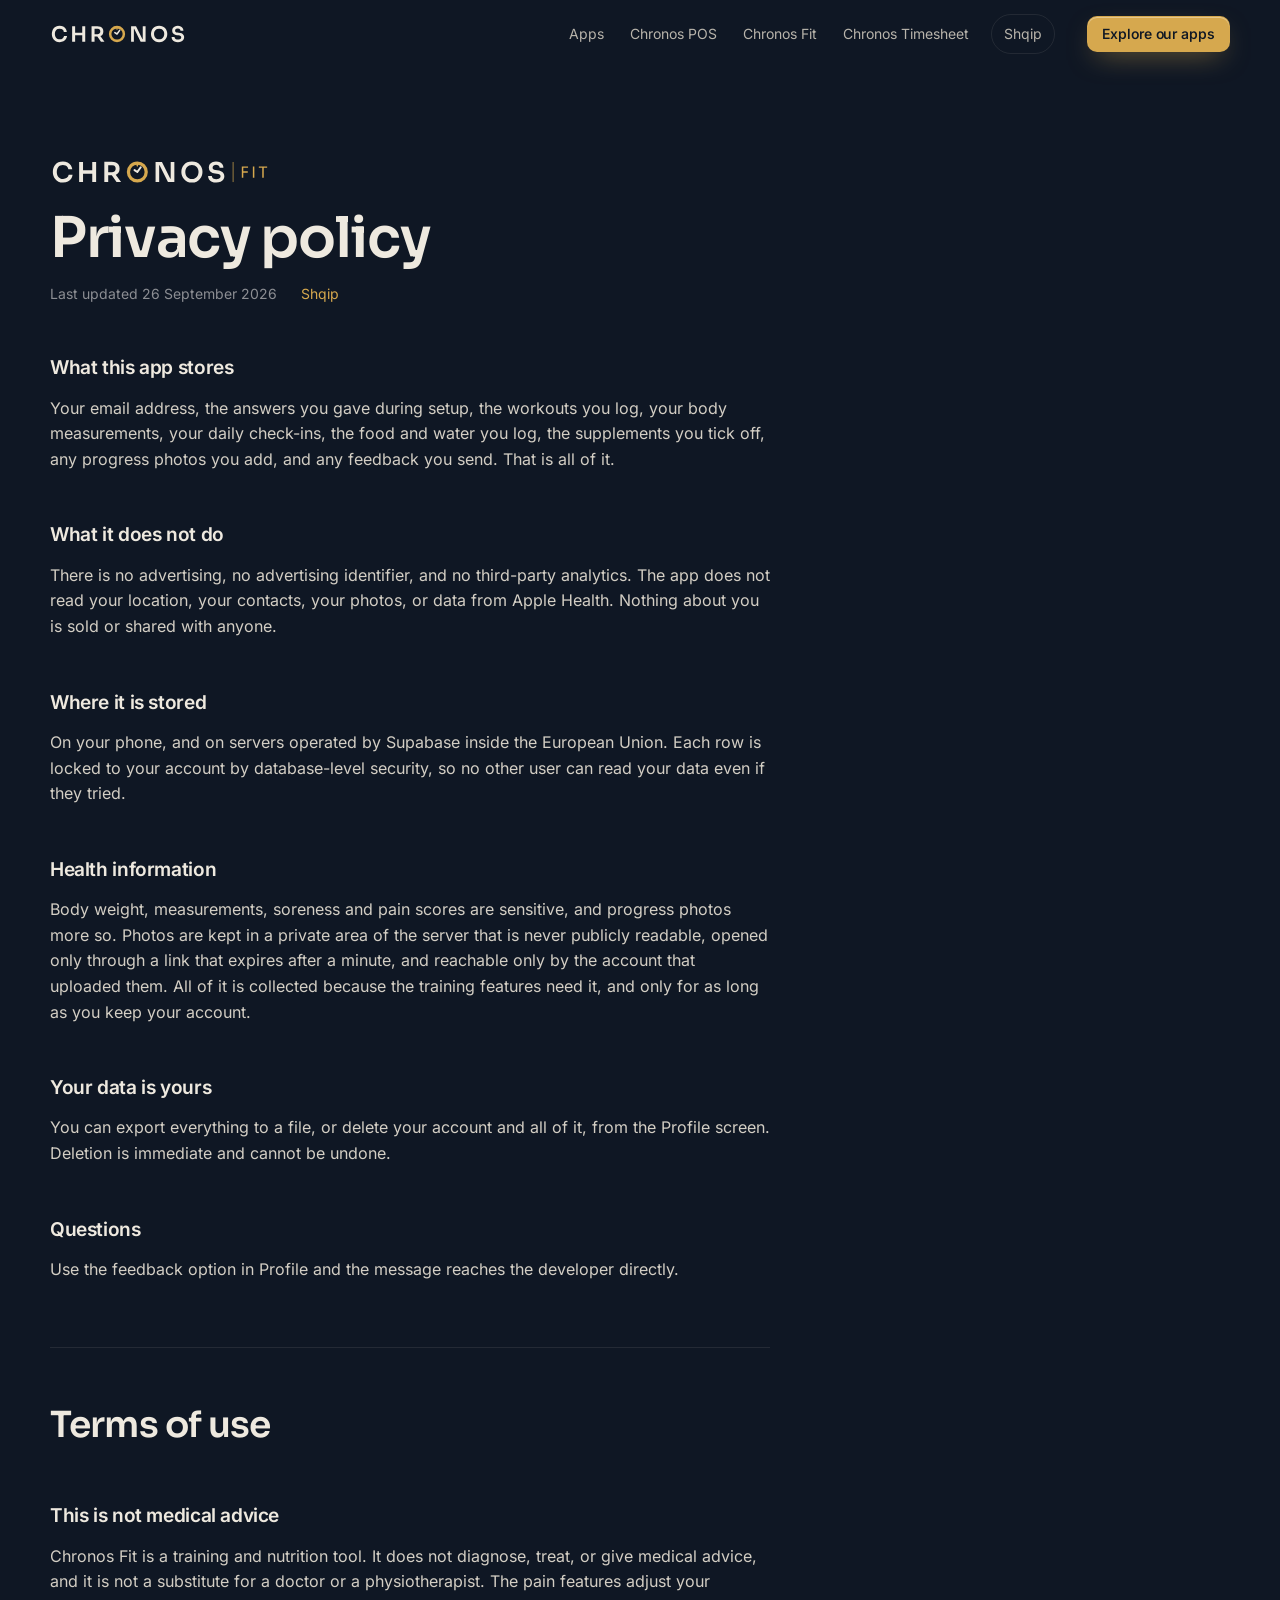
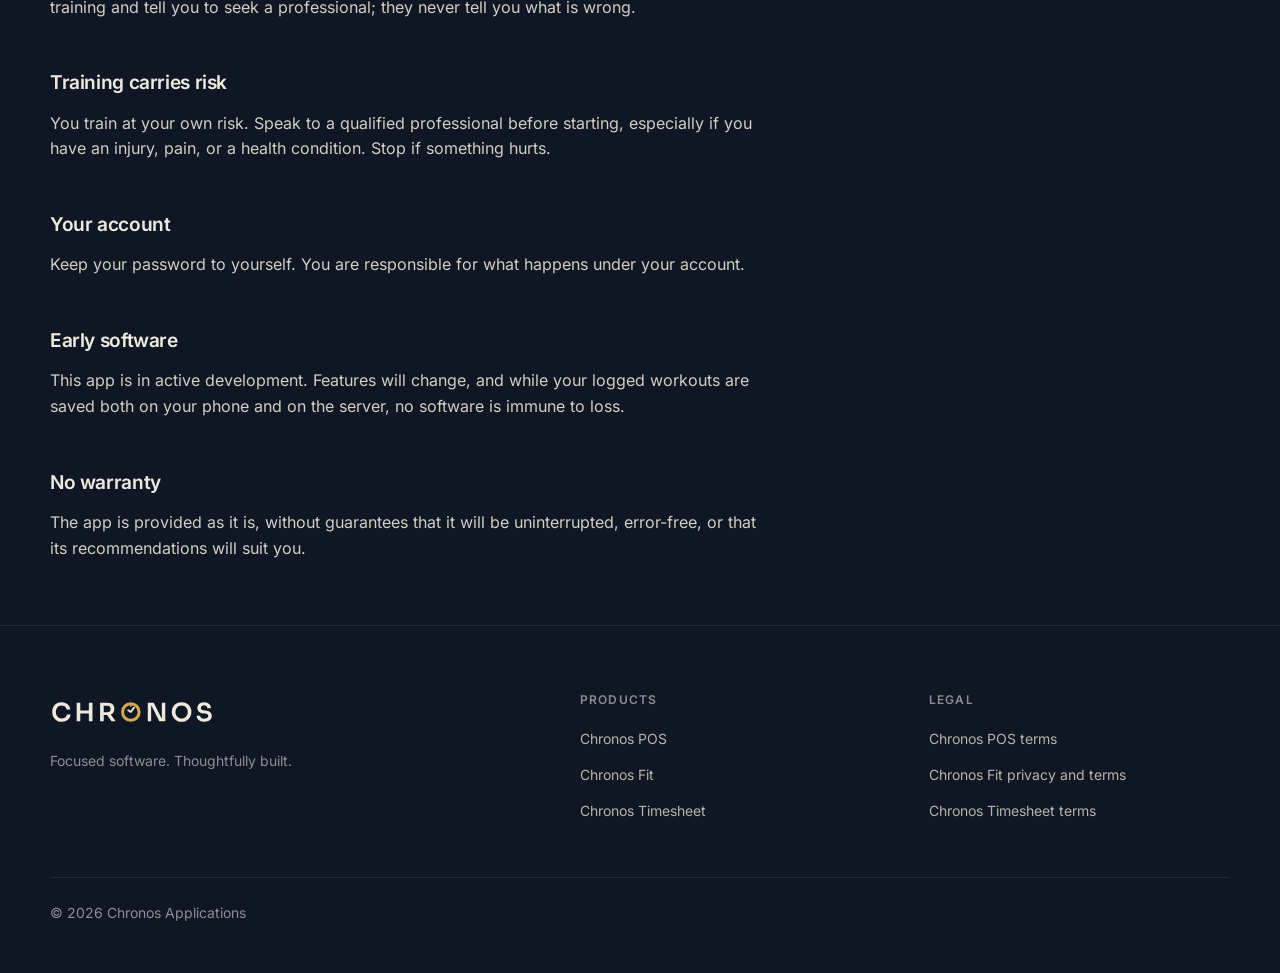
<file: privacy.html>
<!doctype html>
<html lang="en">
  <head>
    <meta charset="utf-8" />
    <meta name="viewport" content="width=device-width, initial-scale=1" />
    <title>Chronos Fit — Privacy policy</title>
    <meta name="description" content="Privacy policy for Chronos Fit." />
    <meta name="theme-color" content="#0f1724" />
    <link rel="canonical" href="https://chronosapplications.com/privacy.html" />
    <meta property="og:site_name" content="Chronos Applications" />
    <meta property="og:type" content="website" />
    <meta property="og:title" content="Chronos Fit — Privacy policy" />
    <meta property="og:description" content="Privacy policy for Chronos Fit." />
    <meta property="og:url" content="https://chronosapplications.com/privacy.html" />
    <meta name="twitter:card" content="summary" />
    <link rel="icon" href="./favicon.ico" sizes="32x32" />
    <link rel="icon" href="./assets/brand/favicon.svg" type="image/svg+xml" />
    <link rel="apple-touch-icon" href="./assets/brand/apple-touch-icon.png" />
    <link rel="preload" href="./assets/inter-latin.woff2" as="font" type="font/woff2" crossorigin />
    <link rel="preload" href="./assets/sora-latin.woff2" as="font" type="font/woff2" crossorigin />
    <script>document.documentElement.classList.add('js');</script>
    <link rel="alternate" hreflang="en" href="https://chronosapplications.com/privacy.html" />
    <link rel="alternate" hreflang="sq" href="https://chronosapplications.com/privacy.sq.html" />
    <link rel="alternate" hreflang="x-default" href="https://chronosapplications.com/privacy.html" />
    <link rel="stylesheet" href="./assets/site.css" />
    <link rel="stylesheet" href="./assets/ui.css" />
    <script src="./assets/ui.js" defer></script>
  </head>
  <body class="ui">
    <a class="skip" href="#main">Skip to content</a>
    <header class="nav" id="top">
      <div class="container nav-in">
        <a class="brand" href="./index.html" aria-label="Chronos Applications, home"><img src="./assets/brand/chronos.svg" width="136" height="20" alt="" /></a>
        <nav class="nav-links" aria-label="Main">
          <a href="./index.html#apps">Apps</a>
          <a href="./pos.html">Chronos POS</a>
          <a href="./fit.html">Chronos Fit</a>
          <a href="./index.html#timesheet">Chronos Timesheet</a>
          <a class="lang" href="./privacy.sq.html" hreflang="sq" lang="sq">Shqip</a>
        </nav>
        <a class="btn btn-primary btn-sm nav-cta" href="./index.html#apps">Explore our apps</a>
        <details class="menu">
          <summary aria-label="Menu"><svg class="bars" viewBox="0 0 24 24" fill="none" stroke="currentColor" stroke-width="1.8" stroke-linecap="round" stroke-linejoin="round" aria-hidden="true"><path d="M4 8h16M4 16h16"/></svg><svg class="x" viewBox="0 0 24 24" fill="none" stroke="currentColor" stroke-width="1.8" stroke-linecap="round" stroke-linejoin="round" aria-hidden="true"><path d="M6 6l12 12M18 6L6 18"/></svg></summary>
          <nav class="menu-panel" aria-label="Main">
            <a href="./index.html#apps">Apps<svg viewBox="0 0 24 24" fill="none" stroke="currentColor" stroke-width="1.8" stroke-linecap="round" stroke-linejoin="round" aria-hidden="true"><path d="M5 12h14M13 6l6 6-6 6"/></svg></a>
            <a href="./pos.html">Chronos POS<svg viewBox="0 0 24 24" fill="none" stroke="currentColor" stroke-width="1.8" stroke-linecap="round" stroke-linejoin="round" aria-hidden="true"><path d="M5 12h14M13 6l6 6-6 6"/></svg></a>
            <a href="./fit.html">Chronos Fit<svg viewBox="0 0 24 24" fill="none" stroke="currentColor" stroke-width="1.8" stroke-linecap="round" stroke-linejoin="round" aria-hidden="true"><path d="M5 12h14M13 6l6 6-6 6"/></svg></a>
            <a href="./index.html#timesheet">Chronos Timesheet<svg viewBox="0 0 24 24" fill="none" stroke="currentColor" stroke-width="1.8" stroke-linecap="round" stroke-linejoin="round" aria-hidden="true"><path d="M5 12h14M13 6l6 6-6 6"/></svg></a>
            <a href="./privacy.sq.html" hreflang="sq" lang="sq">Shqip<svg viewBox="0 0 24 24" fill="none" stroke="currentColor" stroke-width="1.8" stroke-linecap="round" stroke-linejoin="round" aria-hidden="true"><path d="M5 12h14M13 6l6 6-6 6"/></svg></a>
            <a class="btn btn-primary btn-lg" href="./index.html#apps">Explore our apps</a>
          </nav>
        </details>
      </div>
      <span class="read-progress" aria-hidden="true"></span>
    </header>

    <main id="main">
      <div class="container" style="--accent: var(--gold)">
        <article class="doc">
          <picture><source media="print" srcset="./assets/brand/chronos-fit-on-light.svg" /><img class="lockup" src="./assets/brand/chronos-fit.svg" width="220" height="26" alt="Chronos Fit" /></picture>
          <h1>Privacy policy</h1>
          <p class="meta"><span>Last updated 26 September 2026</span><a href="./privacy.sq.html" hreflang="sq">Shqip</a></p>
          <h2 class="">What this app stores</h2>
          <p class="body">Your email address, the answers you gave during setup, the workouts you log, your body measurements, your daily check-ins, the food and water you log, the supplements you tick off, any progress photos you add, and any feedback you send. That is all of it.</p>
          <h2 class="">What it does not do</h2>
          <p class="body">There is no advertising, no advertising identifier, and no third-party analytics. The app does not read your location, your contacts, your photos, or data from Apple Health. Nothing about you is sold or shared with anyone.</p>
          <h2 class="">Where it is stored</h2>
          <p class="body">On your phone, and on servers operated by Supabase inside the European Union. Each row is locked to your account by database-level security, so no other user can read your data even if they tried.</p>
          <h2 class="">Health information</h2>
          <p class="body">Body weight, measurements, soreness and pain scores are sensitive, and progress photos more so. Photos are kept in a private area of the server that is never publicly readable, opened only through a link that expires after a minute, and reachable only by the account that uploaded them. All of it is collected because the training features need it, and only for as long as you keep your account.</p>
          <h2 class="">Your data is yours</h2>
          <p class="body">You can export everything to a file, or delete your account and all of it, from the Profile screen. Deletion is immediate and cannot be undone.</p>
          <h2 class="">Questions</h2>
          <p class="body">Use the feedback option in Profile and the message reaches the developer directly.</p>
          <h2 class="part">Terms of use</h2>
          <h3 class="sub">This is not medical advice</h3>
          <p class="body">Chronos Fit is a training and nutrition tool. It does not diagnose, treat, or give medical advice, and it is not a substitute for a doctor or a physiotherapist. The pain features adjust your training and tell you to seek a professional; they never tell you what is wrong.</p>
          <h3 class="sub">Training carries risk</h3>
          <p class="body">You train at your own risk. Speak to a qualified professional before starting, especially if you have an injury, pain, or a health condition. Stop if something hurts.</p>
          <h3 class="sub">Your account</h3>
          <p class="body">Keep your password to yourself. You are responsible for what happens under your account.</p>
          <h3 class="sub">Early software</h3>
          <p class="body">This app is in active development. Features will change, and while your logged workouts are saved both on your phone and on the server, no software is immune to loss.</p>
          <h3 class="sub">No warranty</h3>
          <p class="body">The app is provided as it is, without guarantees that it will be uninterrupted, error-free, or that its recommendations will suit you.</p>
        </article>
      </div>
    </main>

    <footer class="footer">
      <div class="container">
        <div class="footer-grid">
          <div>
            <a class="brand" href="./index.html" aria-label="Chronos Applications, home"><img src="./assets/brand/chronos.svg" width="136" height="20" alt="" /></a>
            <p class="tagline">Focused software. Thoughtfully built.</p>
          </div>
          <nav aria-label="Products">
            <h2>Products</h2>
            <ul>
              <li><a href="./pos.html">Chronos POS</a></li>
              <li><a href="./fit.html">Chronos Fit</a></li>
              <li><a href="./index.html#timesheet">Chronos Timesheet</a></li>
            </ul>
          </nav>
          <nav aria-label="Legal">
            <h2>Legal</h2>
            <ul>
              <li><a href="./pos-terms.html">Chronos POS terms</a></li>
              <li><a href="./privacy.html">Chronos Fit privacy and terms</a></li>
              <li><a href="./timesheet-terms.html">Chronos Timesheet terms</a></li>
            </ul>
          </nav>
        </div>
        <div class="footer-base">
          <span>© <span data-year>2026</span> Chronos Applications</span>
        </div>
      </div>
    </footer>
    <script>(function () {
  var nav = document.querySelector('.nav');
  var onScroll = function () { nav.classList.toggle('scrolled', window.scrollY > 8); };
  onScroll();
  window.addEventListener('scroll', onScroll, { passive: true });

  var menu = document.querySelector('.menu');
  menu.addEventListener('click', function (event) { if (event.target.closest('a')) menu.open = false; });
  document.addEventListener('keydown', function (event) { if (event.key === 'Escape') menu.open = false; });

  var items = document.querySelectorAll('[data-reveal]');
  if ('IntersectionObserver' in window) {
    var seen = new IntersectionObserver(function (entries) {
      entries.forEach(function (entry) {
        if (entry.isIntersecting) { entry.target.classList.add('in'); seen.unobserve(entry.target); }
      });
    }, { rootMargin: '0px 0px -8% 0px' });
    items.forEach(function (item) { seen.observe(item); });
  } else {
    items.forEach(function (item) { item.classList.add('in'); });
  }

  document.querySelectorAll('[data-year]').forEach(function (node) { node.textContent = new Date().getFullYear(); });
})();</script>
  </body>
</html>
</file>
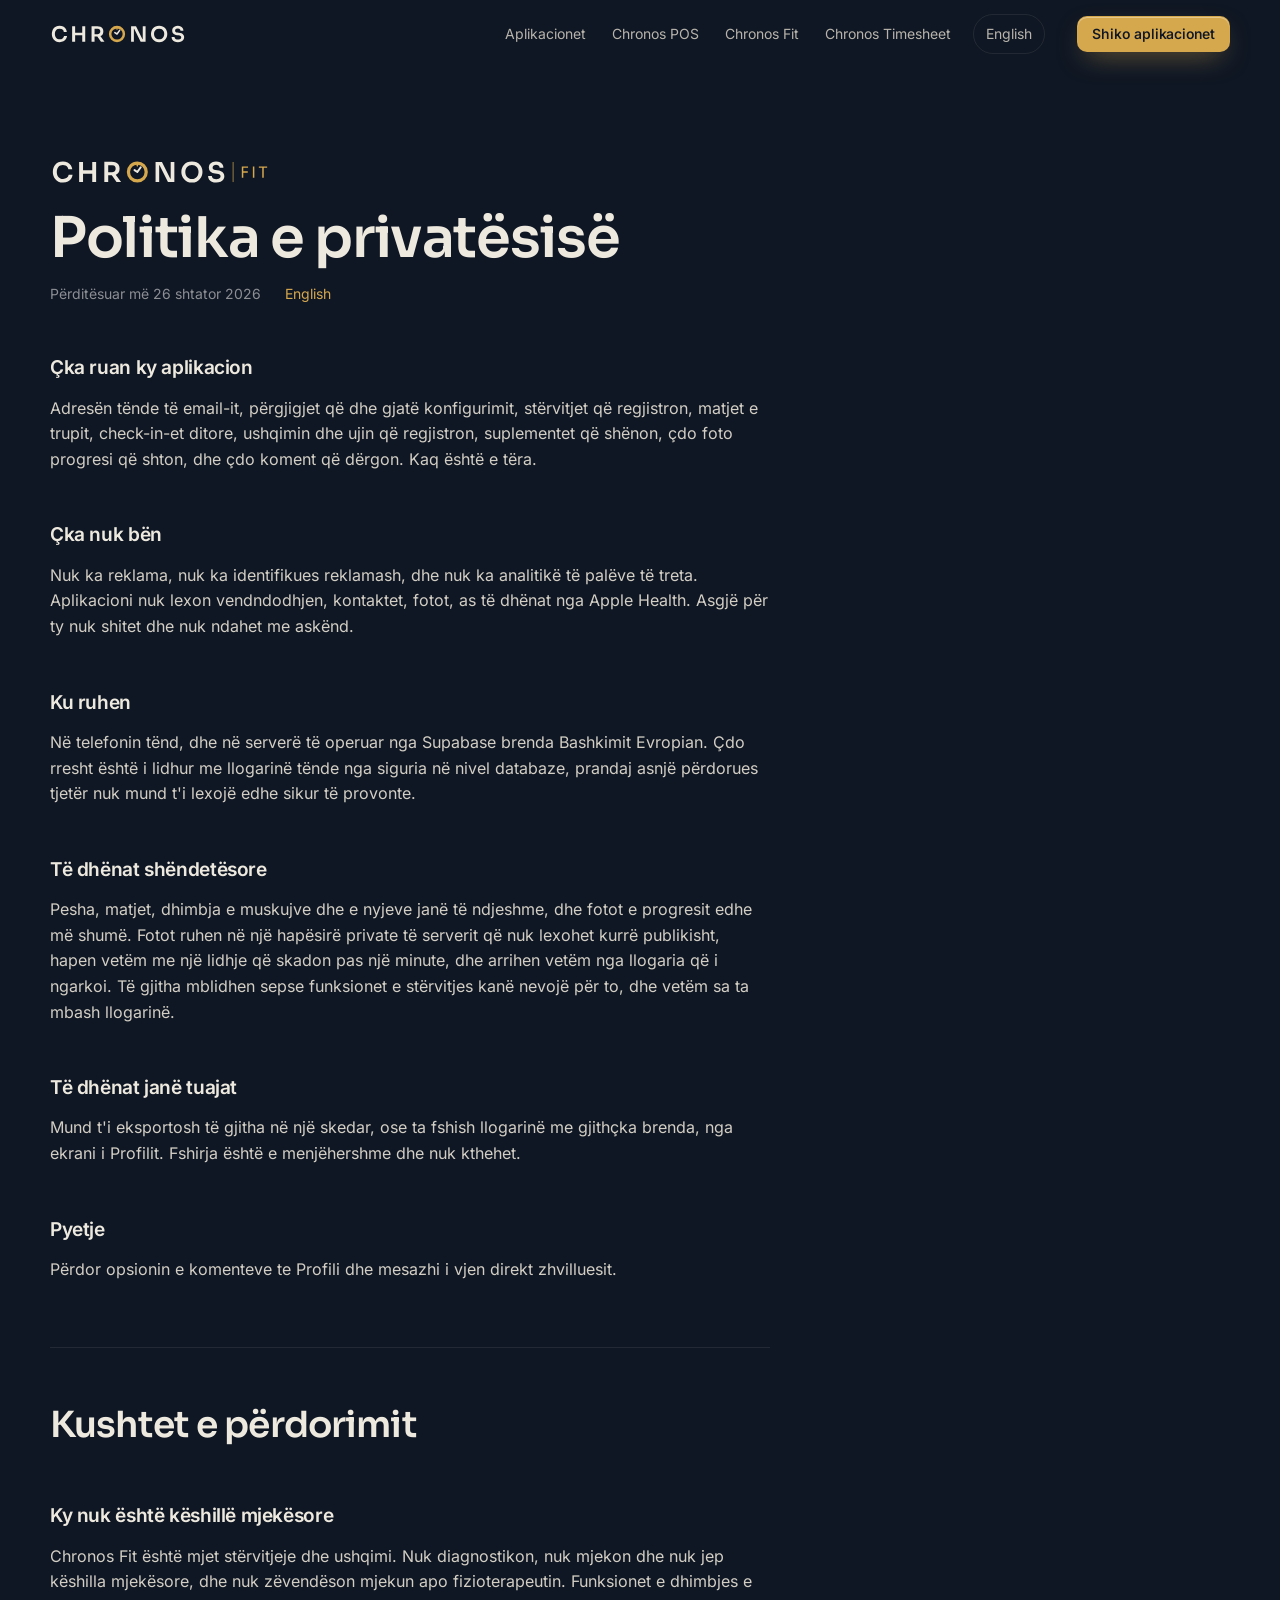
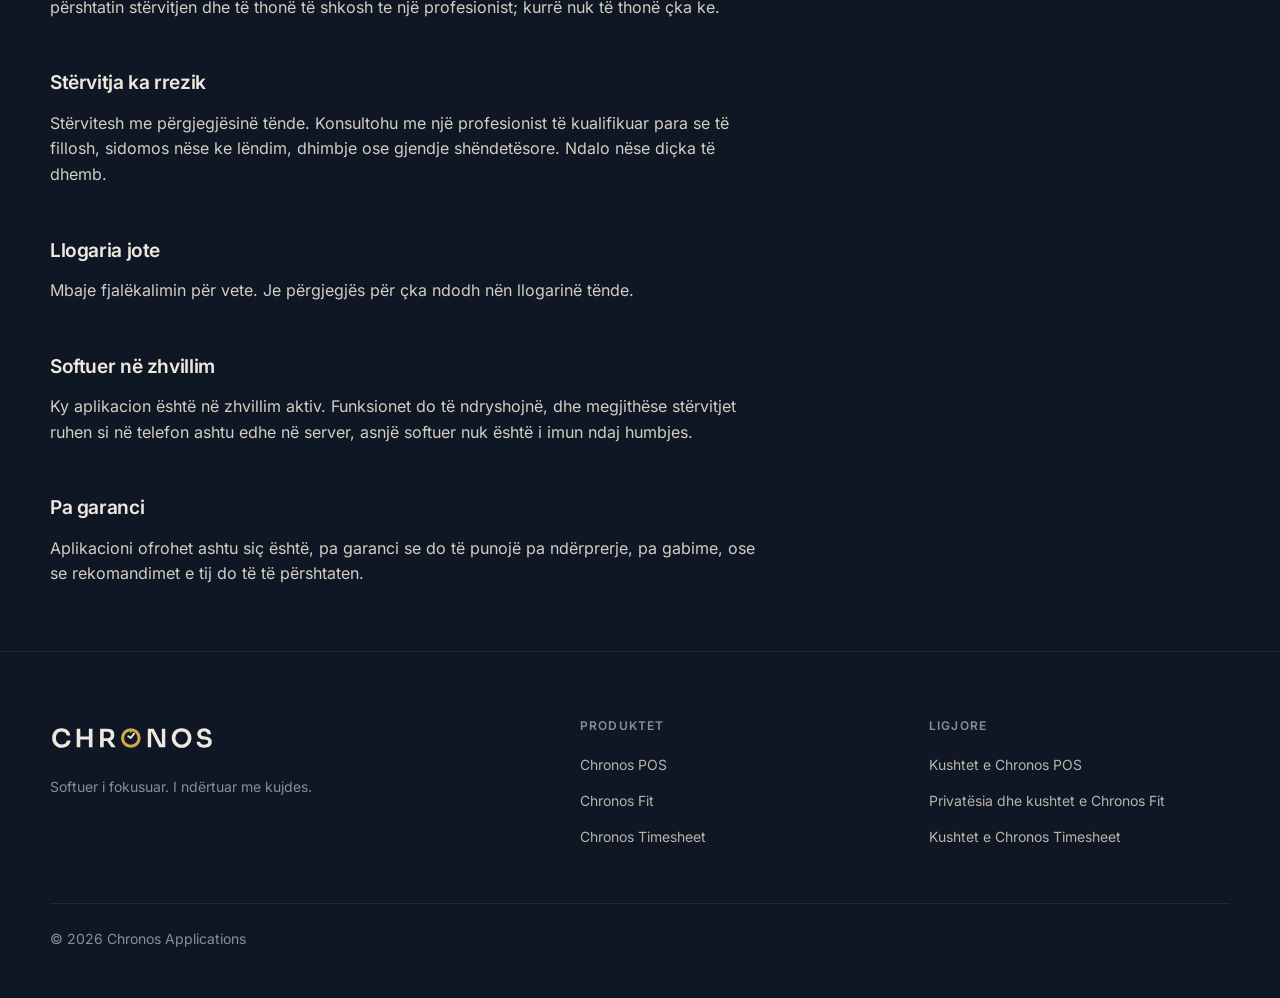
<file: privacy.sq.html>
<!doctype html>
<html lang="sq">
  <head>
    <meta charset="utf-8" />
    <meta name="viewport" content="width=device-width, initial-scale=1" />
    <title>Chronos Fit — Politika e privatësisë</title>
    <meta name="description" content="Politika e privatësisë për Chronos Fit." />
    <meta name="theme-color" content="#0f1724" />
    <link rel="canonical" href="https://chronosapplications.com/privacy.sq.html" />
    <meta property="og:site_name" content="Chronos Applications" />
    <meta property="og:type" content="website" />
    <meta property="og:title" content="Chronos Fit — Politika e privatësisë" />
    <meta property="og:description" content="Politika e privatësisë për Chronos Fit." />
    <meta property="og:url" content="https://chronosapplications.com/privacy.sq.html" />
    <meta name="twitter:card" content="summary" />
    <link rel="icon" href="./favicon.ico" sizes="32x32" />
    <link rel="icon" href="./assets/brand/favicon.svg" type="image/svg+xml" />
    <link rel="apple-touch-icon" href="./assets/brand/apple-touch-icon.png" />
    <link rel="preload" href="./assets/inter-latin.woff2" as="font" type="font/woff2" crossorigin />
    <link rel="preload" href="./assets/sora-latin.woff2" as="font" type="font/woff2" crossorigin />
    <script>document.documentElement.classList.add('js');</script>
    <link rel="alternate" hreflang="en" href="https://chronosapplications.com/privacy.html" />
    <link rel="alternate" hreflang="sq" href="https://chronosapplications.com/privacy.sq.html" />
    <link rel="stylesheet" href="./assets/site.css" />
    <link rel="stylesheet" href="./assets/ui.css" />
    <script src="./assets/ui.js" defer></script>
  </head>
  <body class="ui">
    <a class="skip" href="#main">Kalo te përmbajtja</a>
    <header class="nav" id="top">
      <div class="container nav-in">
        <a class="brand" href="./index.sq.html" aria-label="Chronos Applications, faqja kryesore"><img src="./assets/brand/chronos.svg" width="136" height="20" alt="" /></a>
        <nav class="nav-links" aria-label="Kryesore">
          <a href="./index.sq.html#apps">Aplikacionet</a>
          <a href="./pos.sq.html">Chronos POS</a>
          <a href="./fit.sq.html">Chronos Fit</a>
          <a href="./index.sq.html#timesheet">Chronos Timesheet</a>
          <a class="lang" href="./privacy.html" hreflang="en" lang="en">English</a>
        </nav>
        <a class="btn btn-primary btn-sm nav-cta" href="./index.sq.html#apps">Shiko aplikacionet</a>
        <details class="menu">
          <summary aria-label="Menyja"><svg class="bars" viewBox="0 0 24 24" fill="none" stroke="currentColor" stroke-width="1.8" stroke-linecap="round" stroke-linejoin="round" aria-hidden="true"><path d="M4 8h16M4 16h16"/></svg><svg class="x" viewBox="0 0 24 24" fill="none" stroke="currentColor" stroke-width="1.8" stroke-linecap="round" stroke-linejoin="round" aria-hidden="true"><path d="M6 6l12 12M18 6L6 18"/></svg></summary>
          <nav class="menu-panel" aria-label="Kryesore">
            <a href="./index.sq.html#apps">Aplikacionet<svg viewBox="0 0 24 24" fill="none" stroke="currentColor" stroke-width="1.8" stroke-linecap="round" stroke-linejoin="round" aria-hidden="true"><path d="M5 12h14M13 6l6 6-6 6"/></svg></a>
            <a href="./pos.sq.html">Chronos POS<svg viewBox="0 0 24 24" fill="none" stroke="currentColor" stroke-width="1.8" stroke-linecap="round" stroke-linejoin="round" aria-hidden="true"><path d="M5 12h14M13 6l6 6-6 6"/></svg></a>
            <a href="./fit.sq.html">Chronos Fit<svg viewBox="0 0 24 24" fill="none" stroke="currentColor" stroke-width="1.8" stroke-linecap="round" stroke-linejoin="round" aria-hidden="true"><path d="M5 12h14M13 6l6 6-6 6"/></svg></a>
            <a href="./index.sq.html#timesheet">Chronos Timesheet<svg viewBox="0 0 24 24" fill="none" stroke="currentColor" stroke-width="1.8" stroke-linecap="round" stroke-linejoin="round" aria-hidden="true"><path d="M5 12h14M13 6l6 6-6 6"/></svg></a>
            <a href="./privacy.html" hreflang="en" lang="en">English<svg viewBox="0 0 24 24" fill="none" stroke="currentColor" stroke-width="1.8" stroke-linecap="round" stroke-linejoin="round" aria-hidden="true"><path d="M5 12h14M13 6l6 6-6 6"/></svg></a>
            <a class="btn btn-primary btn-lg" href="./index.sq.html#apps">Shiko aplikacionet</a>
          </nav>
        </details>
      </div>
      <span class="read-progress" aria-hidden="true"></span>
    </header>

    <main id="main">
      <div class="container" style="--accent: var(--gold)">
        <article class="doc">
          <picture><source media="print" srcset="./assets/brand/chronos-fit-on-light.svg" /><img class="lockup" src="./assets/brand/chronos-fit.svg" width="220" height="26" alt="Chronos Fit" /></picture>
          <h1>Politika e privatësisë</h1>
          <p class="meta"><span>Përditësuar më 26 shtator 2026</span><a href="./privacy.html" hreflang="en">English</a></p>
          <h2 class="">Çka ruan ky aplikacion</h2>
          <p class="body">Adresën tënde të email-it, përgjigjet që dhe gjatë konfigurimit, stërvitjet që regjistron, matjet e trupit, check-in-et ditore, ushqimin dhe ujin që regjistron, suplementet që shënon, çdo foto progresi që shton, dhe çdo koment që dërgon. Kaq është e tëra.</p>
          <h2 class="">Çka nuk bën</h2>
          <p class="body">Nuk ka reklama, nuk ka identifikues reklamash, dhe nuk ka analitikë të palëve të treta. Aplikacioni nuk lexon vendndodhjen, kontaktet, fotot, as të dhënat nga Apple Health. Asgjë për ty nuk shitet dhe nuk ndahet me askënd.</p>
          <h2 class="">Ku ruhen</h2>
          <p class="body">Në telefonin tënd, dhe në serverë të operuar nga Supabase brenda Bashkimit Evropian. Çdo rresht është i lidhur me llogarinë tënde nga siguria në nivel databaze, prandaj asnjë përdorues tjetër nuk mund t'i lexojë edhe sikur të provonte.</p>
          <h2 class="">Të dhënat shëndetësore</h2>
          <p class="body">Pesha, matjet, dhimbja e muskujve dhe e nyjeve janë të ndjeshme, dhe fotot e progresit edhe më shumë. Fotot ruhen në një hapësirë private të serverit që nuk lexohet kurrë publikisht, hapen vetëm me një lidhje që skadon pas një minute, dhe arrihen vetëm nga llogaria që i ngarkoi. Të gjitha mblidhen sepse funksionet e stërvitjes kanë nevojë për to, dhe vetëm sa ta mbash llogarinë.</p>
          <h2 class="">Të dhënat janë tuajat</h2>
          <p class="body">Mund t'i eksportosh të gjitha në një skedar, ose ta fshish llogarinë me gjithçka brenda, nga ekrani i Profilit. Fshirja është e menjëhershme dhe nuk kthehet.</p>
          <h2 class="">Pyetje</h2>
          <p class="body">Përdor opsionin e komenteve te Profili dhe mesazhi i vjen direkt zhvilluesit.</p>
          <h2 class="part">Kushtet e përdorimit</h2>
          <h3 class="sub">Ky nuk është këshillë mjekësore</h3>
          <p class="body">Chronos Fit është mjet stërvitjeje dhe ushqimi. Nuk diagnostikon, nuk mjekon dhe nuk jep këshilla mjekësore, dhe nuk zëvendëson mjekun apo fizioterapeutin. Funksionet e dhimbjes e përshtatin stërvitjen dhe të thonë të shkosh te një profesionist; kurrë nuk të thonë çka ke.</p>
          <h3 class="sub">Stërvitja ka rrezik</h3>
          <p class="body">Stërvitesh me përgjegjësinë tënde. Konsultohu me një profesionist të kualifikuar para se të fillosh, sidomos nëse ke lëndim, dhimbje ose gjendje shëndetësore. Ndalo nëse diçka të dhemb.</p>
          <h3 class="sub">Llogaria jote</h3>
          <p class="body">Mbaje fjalëkalimin për vete. Je përgjegjës për çka ndodh nën llogarinë tënde.</p>
          <h3 class="sub">Softuer në zhvillim</h3>
          <p class="body">Ky aplikacion është në zhvillim aktiv. Funksionet do të ndryshojnë, dhe megjithëse stërvitjet ruhen si në telefon ashtu edhe në server, asnjë softuer nuk është i imun ndaj humbjes.</p>
          <h3 class="sub">Pa garanci</h3>
          <p class="body">Aplikacioni ofrohet ashtu siç është, pa garanci se do të punojë pa ndërprerje, pa gabime, ose se rekomandimet e tij do të të përshtaten.</p>
        </article>
      </div>
    </main>

    <footer class="footer">
      <div class="container">
        <div class="footer-grid">
          <div>
            <a class="brand" href="./index.sq.html" aria-label="Chronos Applications, faqja kryesore"><img src="./assets/brand/chronos.svg" width="136" height="20" alt="" /></a>
            <p class="tagline">Softuer i fokusuar. I ndërtuar me kujdes.</p>
          </div>
          <nav aria-label="Produktet">
            <h2>Produktet</h2>
            <ul>
              <li><a href="./pos.sq.html">Chronos POS</a></li>
              <li><a href="./fit.sq.html">Chronos Fit</a></li>
              <li><a href="./index.sq.html#timesheet">Chronos Timesheet</a></li>
            </ul>
          </nav>
          <nav aria-label="Ligjore">
            <h2>Ligjore</h2>
            <ul>
              <li><a href="./pos-terms.sq.html">Kushtet e Chronos POS</a></li>
              <li><a href="./privacy.sq.html">Privatësia dhe kushtet e Chronos Fit</a></li>
              <li><a href="./timesheet-terms.sq.html">Kushtet e Chronos Timesheet</a></li>
            </ul>
          </nav>
        </div>
        <div class="footer-base">
          <span>© <span data-year>2026</span> Chronos Applications</span>
        </div>
      </div>
    </footer>
    <script>(function () {
  var nav = document.querySelector('.nav');
  var onScroll = function () { nav.classList.toggle('scrolled', window.scrollY > 8); };
  onScroll();
  window.addEventListener('scroll', onScroll, { passive: true });

  var menu = document.querySelector('.menu');
  menu.addEventListener('click', function (event) { if (event.target.closest('a')) menu.open = false; });
  document.addEventListener('keydown', function (event) { if (event.key === 'Escape') menu.open = false; });

  var items = document.querySelectorAll('[data-reveal]');
  if ('IntersectionObserver' in window) {
    var seen = new IntersectionObserver(function (entries) {
      entries.forEach(function (entry) {
        if (entry.isIntersecting) { entry.target.classList.add('in'); seen.unobserve(entry.target); }
      });
    }, { rootMargin: '0px 0px -8% 0px' });
    items.forEach(function (item) { seen.observe(item); });
  } else {
    items.forEach(function (item) { item.classList.add('in'); });
  }

  document.querySelectorAll('[data-year]').forEach(function (node) { node.textContent = new Date().getFullYear(); });
})();</script>
  </body>
</html>
</file>
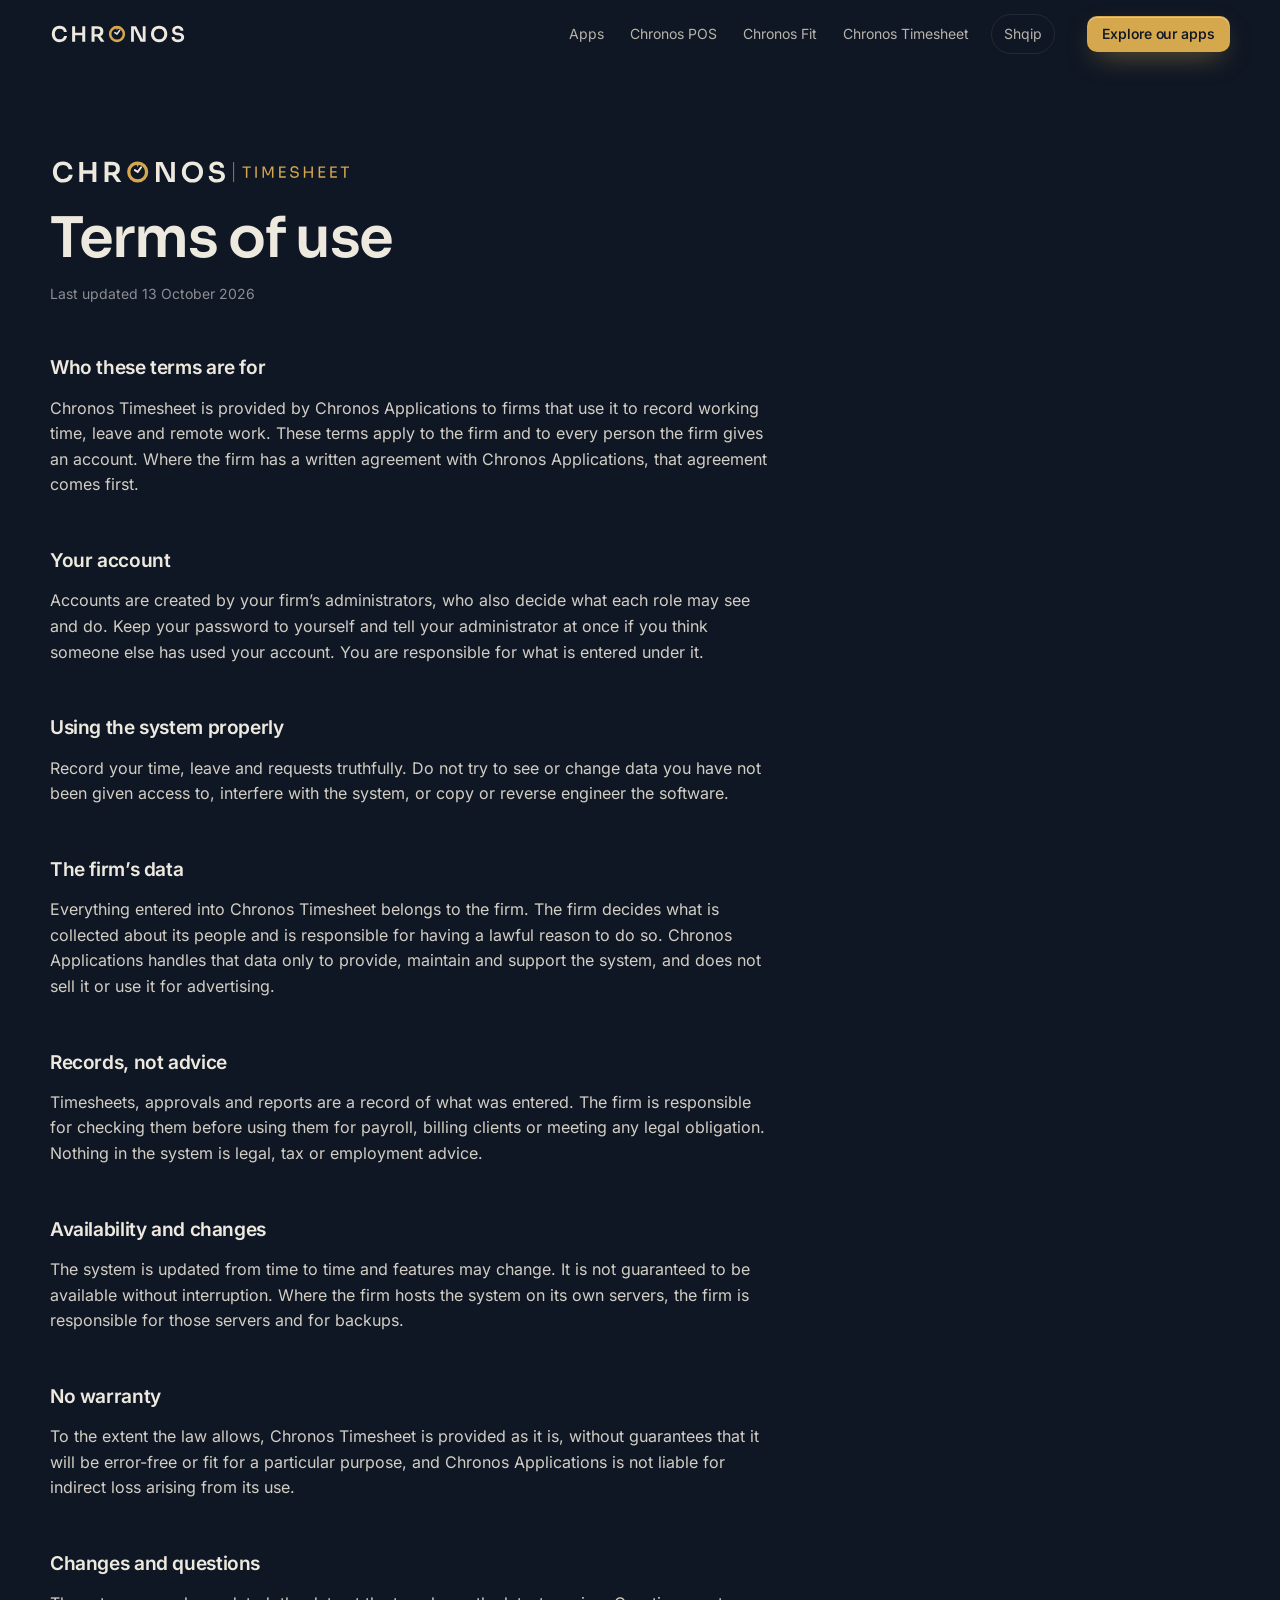
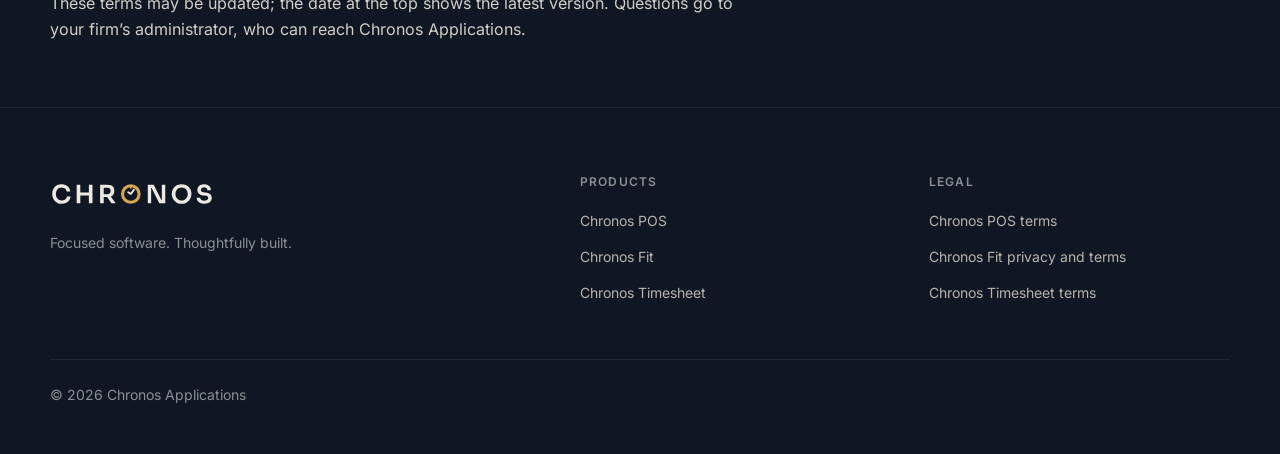
<file: timesheet-terms.html>
<!doctype html>
<html lang="en">
  <head>
    <meta charset="utf-8" />
    <meta name="viewport" content="width=device-width, initial-scale=1" />
    <title>Chronos Timesheet — Terms of use</title>
    <meta name="description" content="Terms of use for Chronos Timesheet." />
    <meta name="theme-color" content="#0f1724" />
    <link rel="canonical" href="https://chronosapplications.com/timesheet-terms.html" />
    <meta property="og:site_name" content="Chronos Applications" />
    <meta property="og:type" content="website" />
    <meta property="og:title" content="Chronos Timesheet — Terms of use" />
    <meta property="og:description" content="Terms of use for Chronos Timesheet." />
    <meta property="og:url" content="https://chronosapplications.com/timesheet-terms.html" />
    <meta name="twitter:card" content="summary" />
    <link rel="icon" href="./favicon.ico" sizes="32x32" />
    <link rel="icon" href="./assets/brand/favicon.svg" type="image/svg+xml" />
    <link rel="apple-touch-icon" href="./assets/brand/apple-touch-icon.png" />
    <link rel="preload" href="./assets/inter-latin.woff2" as="font" type="font/woff2" crossorigin />
    <link rel="preload" href="./assets/sora-latin.woff2" as="font" type="font/woff2" crossorigin />
    <script>document.documentElement.classList.add('js');</script>
    <link rel="alternate" hreflang="en" href="https://chronosapplications.com/timesheet-terms.html" />
    <link rel="alternate" hreflang="sq" href="https://chronosapplications.com/timesheet-terms.sq.html" />
    <link rel="alternate" hreflang="x-default" href="https://chronosapplications.com/timesheet-terms.html" />
    <link rel="stylesheet" href="./assets/site.css" />
    <link rel="stylesheet" href="./assets/ui.css" />
    <script src="./assets/ui.js" defer></script>
  </head>
  <body class="ui">
    <a class="skip" href="#main">Skip to content</a>
    <header class="nav" id="top">
      <div class="container nav-in">
        <a class="brand" href="./index.html" aria-label="Chronos Applications, home"><img src="./assets/brand/chronos.svg" width="136" height="20" alt="" /></a>
        <nav class="nav-links" aria-label="Main">
          <a href="./index.html#apps">Apps</a>
          <a href="./pos.html">Chronos POS</a>
          <a href="./fit.html">Chronos Fit</a>
          <a href="./index.html#timesheet">Chronos Timesheet</a>
          <a class="lang" href="./timesheet-terms.sq.html" hreflang="sq" lang="sq">Shqip</a>
        </nav>
        <a class="btn btn-primary btn-sm nav-cta" href="./index.html#apps">Explore our apps</a>
        <details class="menu">
          <summary aria-label="Menu"><svg class="bars" viewBox="0 0 24 24" fill="none" stroke="currentColor" stroke-width="1.8" stroke-linecap="round" stroke-linejoin="round" aria-hidden="true"><path d="M4 8h16M4 16h16"/></svg><svg class="x" viewBox="0 0 24 24" fill="none" stroke="currentColor" stroke-width="1.8" stroke-linecap="round" stroke-linejoin="round" aria-hidden="true"><path d="M6 6l12 12M18 6L6 18"/></svg></summary>
          <nav class="menu-panel" aria-label="Main">
            <a href="./index.html#apps">Apps<svg viewBox="0 0 24 24" fill="none" stroke="currentColor" stroke-width="1.8" stroke-linecap="round" stroke-linejoin="round" aria-hidden="true"><path d="M5 12h14M13 6l6 6-6 6"/></svg></a>
            <a href="./pos.html">Chronos POS<svg viewBox="0 0 24 24" fill="none" stroke="currentColor" stroke-width="1.8" stroke-linecap="round" stroke-linejoin="round" aria-hidden="true"><path d="M5 12h14M13 6l6 6-6 6"/></svg></a>
            <a href="./fit.html">Chronos Fit<svg viewBox="0 0 24 24" fill="none" stroke="currentColor" stroke-width="1.8" stroke-linecap="round" stroke-linejoin="round" aria-hidden="true"><path d="M5 12h14M13 6l6 6-6 6"/></svg></a>
            <a href="./index.html#timesheet">Chronos Timesheet<svg viewBox="0 0 24 24" fill="none" stroke="currentColor" stroke-width="1.8" stroke-linecap="round" stroke-linejoin="round" aria-hidden="true"><path d="M5 12h14M13 6l6 6-6 6"/></svg></a>
            <a href="./timesheet-terms.sq.html" hreflang="sq" lang="sq">Shqip<svg viewBox="0 0 24 24" fill="none" stroke="currentColor" stroke-width="1.8" stroke-linecap="round" stroke-linejoin="round" aria-hidden="true"><path d="M5 12h14M13 6l6 6-6 6"/></svg></a>
            <a class="btn btn-primary btn-lg" href="./index.html#apps">Explore our apps</a>
          </nav>
        </details>
      </div>
      <span class="read-progress" aria-hidden="true"></span>
    </header>

    <main id="main">
      <div class="container" style="--accent: var(--gold)">
        <article class="doc">
          <picture><source media="print" srcset="./assets/brand/chronos-timesheet-on-light.svg" /><img class="lockup" src="./assets/brand/chronos-timesheet.svg" width="302" height="26" alt="Chronos Timesheet" /></picture>
          <h1>Terms of use</h1>
          <p class="meta"><span>Last updated 13 October 2026</span></p>
          <h2 class="">Who these terms are for</h2>
          <p class="body">Chronos Timesheet is provided by Chronos Applications to firms that use it to record working time, leave and remote work. These terms apply to the firm and to every person the firm gives an account. Where the firm has a written agreement with Chronos Applications, that agreement comes first.</p>
          <h2 class="">Your account</h2>
          <p class="body">Accounts are created by your firm’s administrators, who also decide what each role may see and do. Keep your password to yourself and tell your administrator at once if you think someone else has used your account. You are responsible for what is entered under it.</p>
          <h2 class="">Using the system properly</h2>
          <p class="body">Record your time, leave and requests truthfully. Do not try to see or change data you have not been given access to, interfere with the system, or copy or reverse engineer the software.</p>
          <h2 class="">The firm’s data</h2>
          <p class="body">Everything entered into Chronos Timesheet belongs to the firm. The firm decides what is collected about its people and is responsible for having a lawful reason to do so. Chronos Applications handles that data only to provide, maintain and support the system, and does not sell it or use it for advertising.</p>
          <h2 class="">Records, not advice</h2>
          <p class="body">Timesheets, approvals and reports are a record of what was entered. The firm is responsible for checking them before using them for payroll, billing clients or meeting any legal obligation. Nothing in the system is legal, tax or employment advice.</p>
          <h2 class="">Availability and changes</h2>
          <p class="body">The system is updated from time to time and features may change. It is not guaranteed to be available without interruption. Where the firm hosts the system on its own servers, the firm is responsible for those servers and for backups.</p>
          <h2 class="">No warranty</h2>
          <p class="body">To the extent the law allows, Chronos Timesheet is provided as it is, without guarantees that it will be error-free or fit for a particular purpose, and Chronos Applications is not liable for indirect loss arising from its use.</p>
          <h2 class="">Changes and questions</h2>
          <p class="body">These terms may be updated; the date at the top shows the latest version. Questions go to your firm’s administrator, who can reach Chronos Applications.</p>
        </article>
      </div>
    </main>

    <footer class="footer">
      <div class="container">
        <div class="footer-grid">
          <div>
            <a class="brand" href="./index.html" aria-label="Chronos Applications, home"><img src="./assets/brand/chronos.svg" width="136" height="20" alt="" /></a>
            <p class="tagline">Focused software. Thoughtfully built.</p>
          </div>
          <nav aria-label="Products">
            <h2>Products</h2>
            <ul>
              <li><a href="./pos.html">Chronos POS</a></li>
              <li><a href="./fit.html">Chronos Fit</a></li>
              <li><a href="./index.html#timesheet">Chronos Timesheet</a></li>
            </ul>
          </nav>
          <nav aria-label="Legal">
            <h2>Legal</h2>
            <ul>
              <li><a href="./pos-terms.html">Chronos POS terms</a></li>
              <li><a href="./privacy.html">Chronos Fit privacy and terms</a></li>
              <li><a href="./timesheet-terms.html">Chronos Timesheet terms</a></li>
            </ul>
          </nav>
        </div>
        <div class="footer-base">
          <span>© <span data-year>2026</span> Chronos Applications</span>
        </div>
      </div>
    </footer>
    <script>(function () {
  var nav = document.querySelector('.nav');
  var onScroll = function () { nav.classList.toggle('scrolled', window.scrollY > 8); };
  onScroll();
  window.addEventListener('scroll', onScroll, { passive: true });

  var menu = document.querySelector('.menu');
  menu.addEventListener('click', function (event) { if (event.target.closest('a')) menu.open = false; });
  document.addEventListener('keydown', function (event) { if (event.key === 'Escape') menu.open = false; });

  var items = document.querySelectorAll('[data-reveal]');
  if ('IntersectionObserver' in window) {
    var seen = new IntersectionObserver(function (entries) {
      entries.forEach(function (entry) {
        if (entry.isIntersecting) { entry.target.classList.add('in'); seen.unobserve(entry.target); }
      });
    }, { rootMargin: '0px 0px -8% 0px' });
    items.forEach(function (item) { seen.observe(item); });
  } else {
    items.forEach(function (item) { item.classList.add('in'); });
  }

  document.querySelectorAll('[data-year]').forEach(function (node) { node.textContent = new Date().getFullYear(); });
})();</script>
  </body>
</html>
</file>
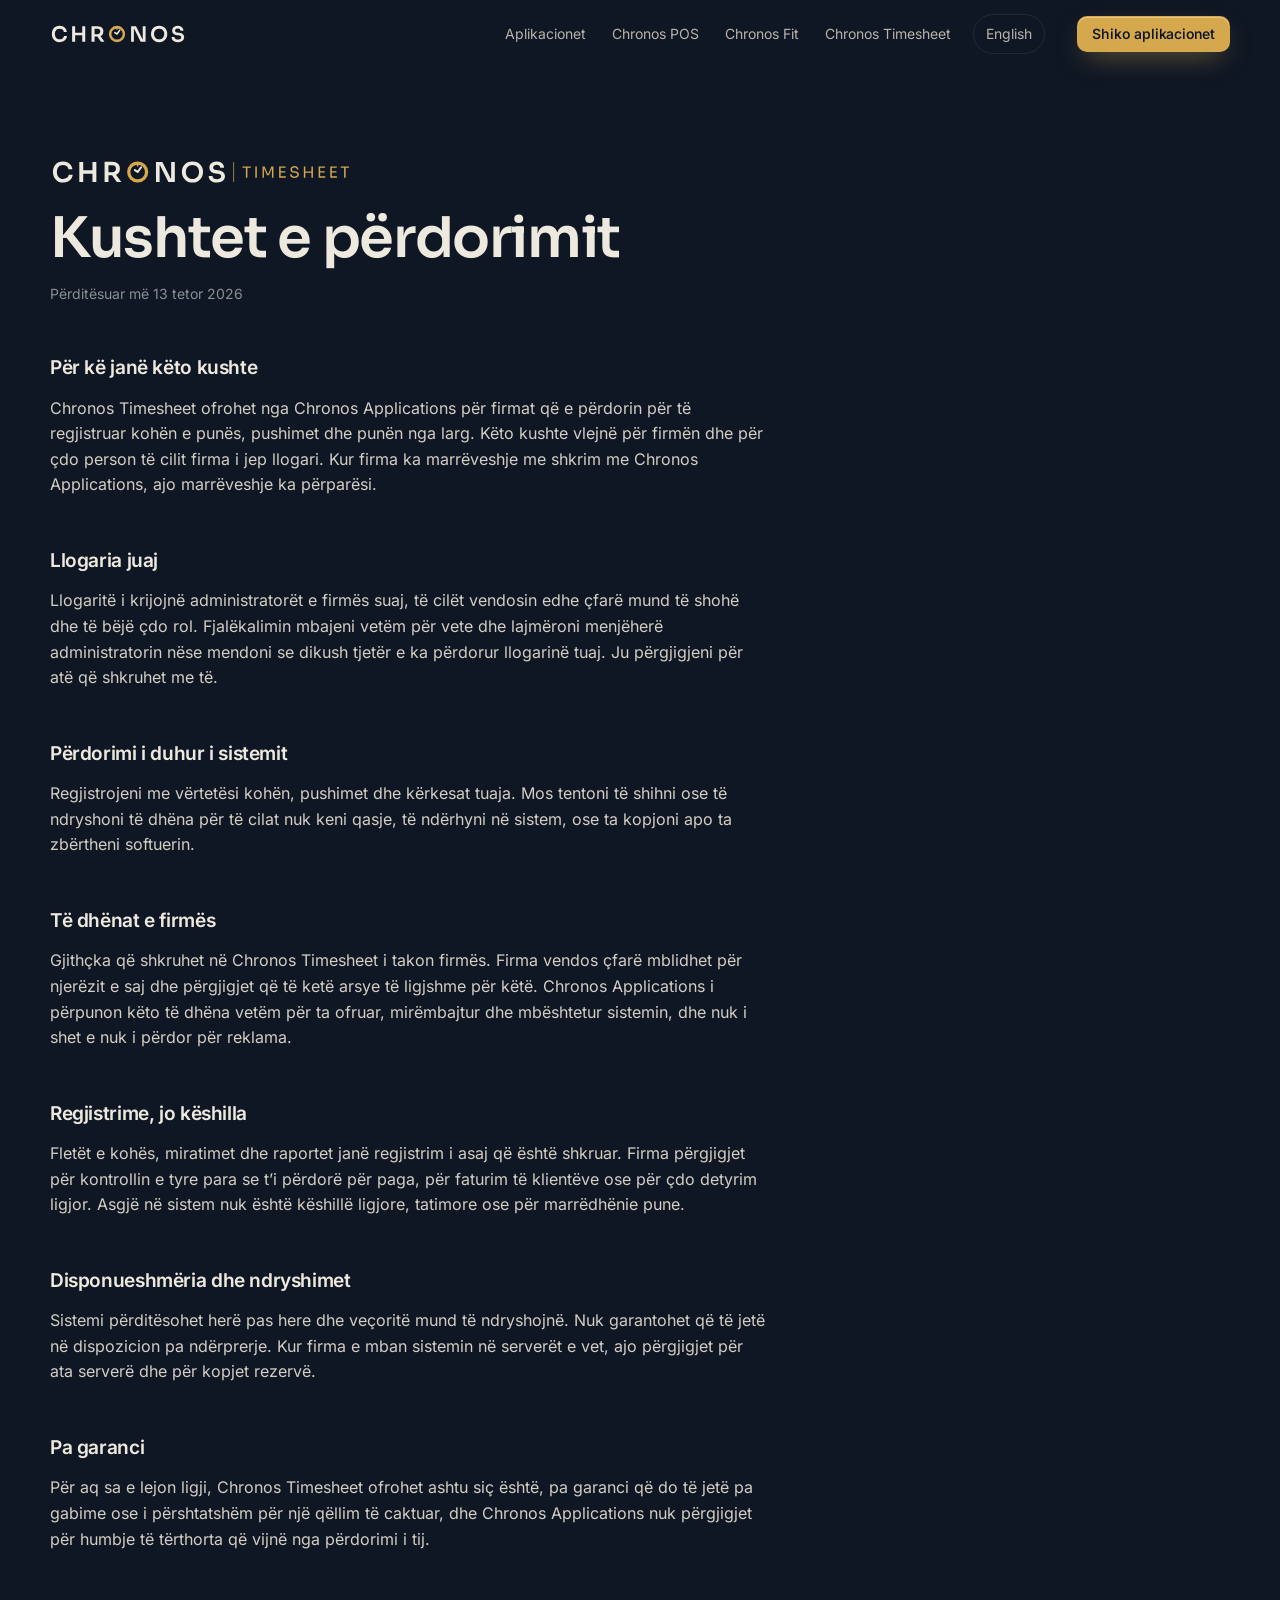
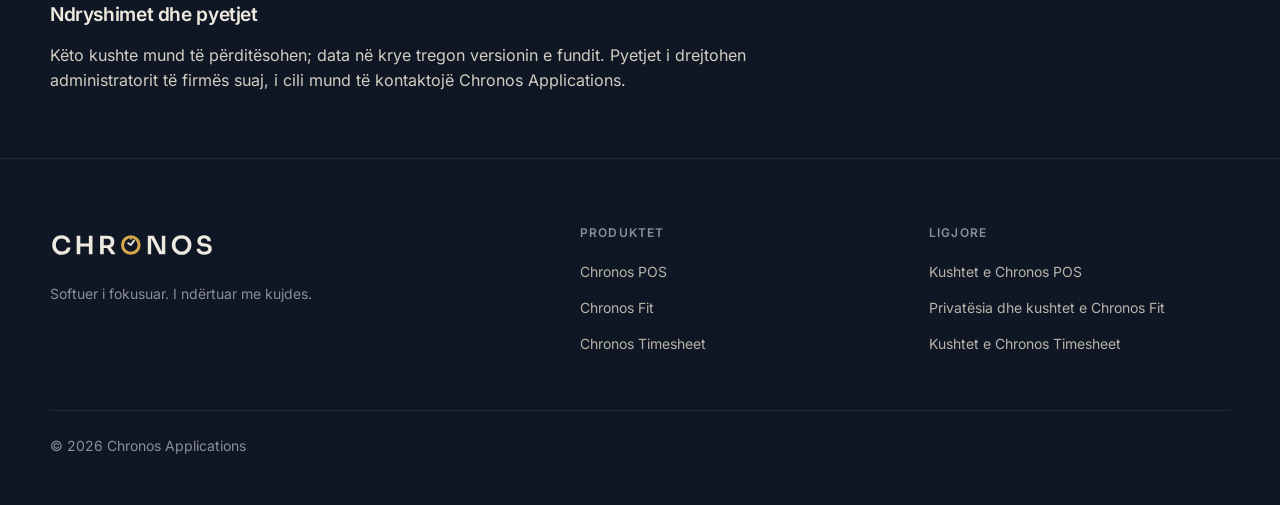
<file: timesheet-terms.sq.html>
<!doctype html>
<html lang="sq">
  <head>
    <meta charset="utf-8" />
    <meta name="viewport" content="width=device-width, initial-scale=1" />
    <title>Chronos Timesheet — Kushtet e përdorimit</title>
    <meta name="description" content="Kushtet e përdorimit të Chronos Timesheet." />
    <meta name="theme-color" content="#0f1724" />
    <link rel="canonical" href="https://chronosapplications.com/timesheet-terms.sq.html" />
    <meta property="og:site_name" content="Chronos Applications" />
    <meta property="og:type" content="website" />
    <meta property="og:title" content="Chronos Timesheet — Kushtet e përdorimit" />
    <meta property="og:description" content="Kushtet e përdorimit të Chronos Timesheet." />
    <meta property="og:url" content="https://chronosapplications.com/timesheet-terms.sq.html" />
    <meta name="twitter:card" content="summary" />
    <link rel="icon" href="./favicon.ico" sizes="32x32" />
    <link rel="icon" href="./assets/brand/favicon.svg" type="image/svg+xml" />
    <link rel="apple-touch-icon" href="./assets/brand/apple-touch-icon.png" />
    <link rel="preload" href="./assets/inter-latin.woff2" as="font" type="font/woff2" crossorigin />
    <link rel="preload" href="./assets/sora-latin.woff2" as="font" type="font/woff2" crossorigin />
    <script>document.documentElement.classList.add('js');</script>
    <link rel="alternate" hreflang="en" href="https://chronosapplications.com/timesheet-terms.html" />
    <link rel="alternate" hreflang="sq" href="https://chronosapplications.com/timesheet-terms.sq.html" />
    <link rel="alternate" hreflang="x-default" href="https://chronosapplications.com/timesheet-terms.html" />
    <link rel="stylesheet" href="./assets/site.css" />
    <link rel="stylesheet" href="./assets/ui.css" />
    <script src="./assets/ui.js" defer></script>
  </head>
  <body class="ui">
    <a class="skip" href="#main">Kalo te përmbajtja</a>
    <header class="nav" id="top">
      <div class="container nav-in">
        <a class="brand" href="./index.sq.html" aria-label="Chronos Applications, faqja kryesore"><img src="./assets/brand/chronos.svg" width="136" height="20" alt="" /></a>
        <nav class="nav-links" aria-label="Kryesore">
          <a href="./index.sq.html#apps">Aplikacionet</a>
          <a href="./pos.sq.html">Chronos POS</a>
          <a href="./fit.sq.html">Chronos Fit</a>
          <a href="./index.sq.html#timesheet">Chronos Timesheet</a>
          <a class="lang" href="./timesheet-terms.html" hreflang="en" lang="en">English</a>
        </nav>
        <a class="btn btn-primary btn-sm nav-cta" href="./index.sq.html#apps">Shiko aplikacionet</a>
        <details class="menu">
          <summary aria-label="Menyja"><svg class="bars" viewBox="0 0 24 24" fill="none" stroke="currentColor" stroke-width="1.8" stroke-linecap="round" stroke-linejoin="round" aria-hidden="true"><path d="M4 8h16M4 16h16"/></svg><svg class="x" viewBox="0 0 24 24" fill="none" stroke="currentColor" stroke-width="1.8" stroke-linecap="round" stroke-linejoin="round" aria-hidden="true"><path d="M6 6l12 12M18 6L6 18"/></svg></summary>
          <nav class="menu-panel" aria-label="Kryesore">
            <a href="./index.sq.html#apps">Aplikacionet<svg viewBox="0 0 24 24" fill="none" stroke="currentColor" stroke-width="1.8" stroke-linecap="round" stroke-linejoin="round" aria-hidden="true"><path d="M5 12h14M13 6l6 6-6 6"/></svg></a>
            <a href="./pos.sq.html">Chronos POS<svg viewBox="0 0 24 24" fill="none" stroke="currentColor" stroke-width="1.8" stroke-linecap="round" stroke-linejoin="round" aria-hidden="true"><path d="M5 12h14M13 6l6 6-6 6"/></svg></a>
            <a href="./fit.sq.html">Chronos Fit<svg viewBox="0 0 24 24" fill="none" stroke="currentColor" stroke-width="1.8" stroke-linecap="round" stroke-linejoin="round" aria-hidden="true"><path d="M5 12h14M13 6l6 6-6 6"/></svg></a>
            <a href="./index.sq.html#timesheet">Chronos Timesheet<svg viewBox="0 0 24 24" fill="none" stroke="currentColor" stroke-width="1.8" stroke-linecap="round" stroke-linejoin="round" aria-hidden="true"><path d="M5 12h14M13 6l6 6-6 6"/></svg></a>
            <a href="./timesheet-terms.html" hreflang="en" lang="en">English<svg viewBox="0 0 24 24" fill="none" stroke="currentColor" stroke-width="1.8" stroke-linecap="round" stroke-linejoin="round" aria-hidden="true"><path d="M5 12h14M13 6l6 6-6 6"/></svg></a>
            <a class="btn btn-primary btn-lg" href="./index.sq.html#apps">Shiko aplikacionet</a>
          </nav>
        </details>
      </div>
      <span class="read-progress" aria-hidden="true"></span>
    </header>

    <main id="main">
      <div class="container" style="--accent: var(--gold)">
        <article class="doc">
          <picture><source media="print" srcset="./assets/brand/chronos-timesheet-on-light.svg" /><img class="lockup" src="./assets/brand/chronos-timesheet.svg" width="302" height="26" alt="Chronos Timesheet" /></picture>
          <h1>Kushtet e përdorimit</h1>
          <p class="meta"><span>Përditësuar më 13 tetor 2026</span></p>
          <h2 class="">Për kë janë këto kushte</h2>
          <p class="body">Chronos Timesheet ofrohet nga Chronos Applications për firmat që e përdorin për të regjistruar kohën e punës, pushimet dhe punën nga larg. Këto kushte vlejnë për firmën dhe për çdo person të cilit firma i jep llogari. Kur firma ka marrëveshje me shkrim me Chronos Applications, ajo marrëveshje ka përparësi.</p>
          <h2 class="">Llogaria juaj</h2>
          <p class="body">Llogaritë i krijojnë administratorët e firmës suaj, të cilët vendosin edhe çfarë mund të shohë dhe të bëjë çdo rol. Fjalëkalimin mbajeni vetëm për vete dhe lajmëroni menjëherë administratorin nëse mendoni se dikush tjetër e ka përdorur llogarinë tuaj. Ju përgjigjeni për atë që shkruhet me të.</p>
          <h2 class="">Përdorimi i duhur i sistemit</h2>
          <p class="body">Regjistrojeni me vërtetësi kohën, pushimet dhe kërkesat tuaja. Mos tentoni të shihni ose të ndryshoni të dhëna për të cilat nuk keni qasje, të ndërhyni në sistem, ose ta kopjoni apo ta zbërtheni softuerin.</p>
          <h2 class="">Të dhënat e firmës</h2>
          <p class="body">Gjithçka që shkruhet në Chronos Timesheet i takon firmës. Firma vendos çfarë mblidhet për njerëzit e saj dhe përgjigjet që të ketë arsye të ligjshme për këtë. Chronos Applications i përpunon këto të dhëna vetëm për ta ofruar, mirëmbajtur dhe mbështetur sistemin, dhe nuk i shet e nuk i përdor për reklama.</p>
          <h2 class="">Regjistrime, jo këshilla</h2>
          <p class="body">Fletët e kohës, miratimet dhe raportet janë regjistrim i asaj që është shkruar. Firma përgjigjet për kontrollin e tyre para se t’i përdorë për paga, për faturim të klientëve ose për çdo detyrim ligjor. Asgjë në sistem nuk është këshillë ligjore, tatimore ose për marrëdhënie pune.</p>
          <h2 class="">Disponueshmëria dhe ndryshimet</h2>
          <p class="body">Sistemi përditësohet herë pas here dhe veçoritë mund të ndryshojnë. Nuk garantohet që të jetë në dispozicion pa ndërprerje. Kur firma e mban sistemin në serverët e vet, ajo përgjigjet për ata serverë dhe për kopjet rezervë.</p>
          <h2 class="">Pa garanci</h2>
          <p class="body">Për aq sa e lejon ligji, Chronos Timesheet ofrohet ashtu siç është, pa garanci që do të jetë pa gabime ose i përshtatshëm për një qëllim të caktuar, dhe Chronos Applications nuk përgjigjet për humbje të tërthorta që vijnë nga përdorimi i tij.</p>
          <h2 class="">Ndryshimet dhe pyetjet</h2>
          <p class="body">Këto kushte mund të përditësohen; data në krye tregon versionin e fundit. Pyetjet i drejtohen administratorit të firmës suaj, i cili mund të kontaktojë Chronos Applications.</p>
        </article>
      </div>
    </main>

    <footer class="footer">
      <div class="container">
        <div class="footer-grid">
          <div>
            <a class="brand" href="./index.sq.html" aria-label="Chronos Applications, faqja kryesore"><img src="./assets/brand/chronos.svg" width="136" height="20" alt="" /></a>
            <p class="tagline">Softuer i fokusuar. I ndërtuar me kujdes.</p>
          </div>
          <nav aria-label="Produktet">
            <h2>Produktet</h2>
            <ul>
              <li><a href="./pos.sq.html">Chronos POS</a></li>
              <li><a href="./fit.sq.html">Chronos Fit</a></li>
              <li><a href="./index.sq.html#timesheet">Chronos Timesheet</a></li>
            </ul>
          </nav>
          <nav aria-label="Ligjore">
            <h2>Ligjore</h2>
            <ul>
              <li><a href="./pos-terms.sq.html">Kushtet e Chronos POS</a></li>
              <li><a href="./privacy.sq.html">Privatësia dhe kushtet e Chronos Fit</a></li>
              <li><a href="./timesheet-terms.sq.html">Kushtet e Chronos Timesheet</a></li>
            </ul>
          </nav>
        </div>
        <div class="footer-base">
          <span>© <span data-year>2026</span> Chronos Applications</span>
        </div>
      </div>
    </footer>
    <script>(function () {
  var nav = document.querySelector('.nav');
  var onScroll = function () { nav.classList.toggle('scrolled', window.scrollY > 8); };
  onScroll();
  window.addEventListener('scroll', onScroll, { passive: true });

  var menu = document.querySelector('.menu');
  menu.addEventListener('click', function (event) { if (event.target.closest('a')) menu.open = false; });
  document.addEventListener('keydown', function (event) { if (event.key === 'Escape') menu.open = false; });

  var items = document.querySelectorAll('[data-reveal]');
  if ('IntersectionObserver' in window) {
    var seen = new IntersectionObserver(function (entries) {
      entries.forEach(function (entry) {
        if (entry.isIntersecting) { entry.target.classList.add('in'); seen.unobserve(entry.target); }
      });
    }, { rootMargin: '0px 0px -8% 0px' });
    items.forEach(function (item) { seen.observe(item); });
  } else {
    items.forEach(function (item) { item.classList.add('in'); });
  }

  document.querySelectorAll('[data-year]').forEach(function (node) { node.textContent = new Date().getFullYear(); });
})();</script>
  </body>
</html>
</file>
<file: assets/site.css>
@font-face {
  font-family: "Inter";
  font-style: normal;
  font-weight: 100 900;
  font-display: swap;
  src: url("./inter-latin.woff2") format("woff2");
}

@font-face {
  font-family: "Sora";
  font-style: normal;
  font-weight: 100 800;
  font-display: swap;
  src: url("./sora-latin.woff2") format("woff2");
}

:root {
  color-scheme: dark;

  --bg: #0f1724;
  --bg-raised: #131d2d;
  --surface: #172234;
  --surface-2: #1d2a3f;
  --line: rgba(238, 233, 223, 0.09);
  --line-strong: rgba(238, 233, 223, 0.17);
  --text: #eee9df;
  --text-2: #b8b4ab;
  --text-3: #8c8e93;

  --paper: #eee9df;
  --paper-line: #d8d0c0;
  --ink: #111a2b;
  --ink-2: #4a5263;

  --blue: #4c8dff;
  --violet: #8f86ff;
  --amber: #d6a84e;
  --green: #35c98b;
  --navy: #0f1724;
  --gold: #d6a84e;
  --gold-hover: #e2b963;
  --gold-deep: #a97c28;
  --accent: var(--gold);
  --glow: rgba(70, 100, 150, 0.32);

  --display: "Sora", "Inter", ui-sans-serif, system-ui, sans-serif;
  --font: "Inter", ui-sans-serif, system-ui, -apple-system, "Segoe UI", Roboto, "Helvetica Neue", sans-serif;
  --mono: ui-monospace, "SF Mono", "Cascadia Mono", "Roboto Mono", Consolas, monospace;

  --text-xs: 0.75rem;
  --text-sm: 0.875rem;
  --text-md: 1rem;
  --text-lg: clamp(1.0625rem, 0.95rem + 0.5vw, 1.25rem);
  --text-h3: clamp(1.5rem, 1.1rem + 1.6vw, 2.25rem);
  --text-h2: clamp(2rem, 1.2rem + 3.4vw, 3.5rem);
  --text-h1: clamp(2.5rem, 1.2rem + 5.2vw, 4.5rem);

  --space-1: 4px;
  --space-2: 8px;
  --space-3: 12px;
  --space-4: 16px;
  --space-5: 24px;
  --space-6: 32px;
  --space-7: 48px;
  --space-8: 64px;
  --space-section: clamp(72px, 11vw, 152px);

  --container: 1180px;
  --gutter: clamp(20px, 4vw, 40px);

  --r-sm: 8px;
  --r-md: 12px;
  --r-lg: 18px;
  --r-xl: 28px;
  --r-full: 999px;

  --shadow-window: 0 0 0 1px rgba(255, 255, 255, 0.08), 0 30px 60px -20px rgba(0, 0, 0, 0.7), 0 60px 120px -40px rgba(0, 0, 0, 0.8);

  --ease: cubic-bezier(0.2, 0.7, 0.2, 1);
  --t-fast: 0.15s;
  --t: 0.3s;
  --t-slow: 0.9s;
}

*, *::before, *::after { box-sizing: border-box; }
html { scroll-behavior: smooth; scroll-padding-top: 88px; -webkit-text-size-adjust: 100%; }
body {
  margin: 0;
  background: var(--bg);
  color: var(--text);
  font: 400 var(--text-md)/1.6 var(--font);
  font-feature-settings: "cv11", "ss03";
  -webkit-font-smoothing: antialiased;
  -moz-osx-font-smoothing: grayscale;
  overflow-x: clip;
}
h1, h2, h3, h4, p, ul, ol, figure { margin: 0; padding: 0; }
ul, ol { list-style: none; }
a { color: inherit; text-decoration: none; }
svg { display: block; }
:focus-visible { outline: 2px solid var(--gold); outline-offset: 3px; border-radius: 6px; }
::selection { background: rgba(214, 168, 78, 0.35); }
.paper ::selection, .scale ::selection { background: rgba(169, 124, 40, 0.28); }

.container { width: 100%; max-width: calc(var(--container) + 2 * var(--gutter)); margin-inline: auto; padding-inline: var(--gutter); }
.sr-only { position: absolute; width: 1px; height: 1px; overflow: hidden; clip-path: inset(50%); white-space: nowrap; }
.skip { position: absolute; left: 16px; top: -60px; z-index: 100; padding: 10px 14px; border-radius: var(--r-sm); background: var(--text); color: var(--ink); font-weight: 600; }
.skip:focus { top: 12px; }

/* Navigation */
.nav { position: sticky; top: 0; z-index: 50; border-bottom: 1px solid transparent; transition: background var(--t) var(--ease), border-color var(--t) var(--ease); }
.nav.scrolled, .nav:has(.menu[open]) { background: rgba(15, 23, 36, 0.84); border-bottom-color: var(--line); -webkit-backdrop-filter: saturate(160%) blur(14px); backdrop-filter: saturate(160%) blur(14px); }
.nav-in { display: flex; align-items: center; gap: var(--space-5); height: 68px; }
.brand { display: inline-flex; align-items: center; gap: 10px; font-weight: 650; letter-spacing: -0.015em; font-size: 1.0625rem; }
.brand svg { width: 28px; height: 28px; flex: none; }
.brand span span { color: var(--text-2); font-weight: 450; }
.nav-links { display: flex; align-items: center; gap: 2px; margin-left: auto; font-size: var(--text-sm); color: var(--text-2); }
.nav-links a { padding: 8px 12px; border-radius: var(--r-sm); transition: color var(--t-fast), background var(--t-fast); }
.nav-links a:hover, .nav-links a[aria-current="page"] { color: var(--text); }
.nav-links a:hover { background: rgba(255, 255, 255, 0.05); }
.nav .btn { margin-left: var(--space-2); }
.menu { display: none; margin-left: auto; }
.menu summary { display: grid; place-items: center; width: 44px; height: 44px; border-radius: var(--r-md); border: 1px solid var(--line-strong); cursor: pointer; list-style: none; }
.menu summary::-webkit-details-marker { display: none; }
.menu summary svg { width: 20px; height: 20px; }
.menu summary .x, .menu[open] summary .bars { display: none; }
.menu[open] summary .x { display: block; }
.menu-panel { position: absolute; inset: 68px 0 auto 0; padding: var(--space-3) var(--gutter) var(--space-5); background: rgba(15, 23, 36, 0.97); border-bottom: 1px solid var(--line); }
.menu-panel a { display: flex; align-items: center; justify-content: space-between; min-height: 52px; border-bottom: 1px solid var(--line); font-size: 1.0625rem; font-weight: 500; }
.menu-panel a svg { width: 18px; height: 18px; color: var(--text-3); }
.menu-panel .btn { margin-top: var(--space-5); margin-left: 0; width: 100%; border-bottom: 0; justify-content: center; }

/* Buttons */
.btn { display: inline-flex; align-items: center; justify-content: center; gap: 8px; min-height: 44px; padding: 0 18px; border-radius: var(--r-md); border: 1px solid var(--line-strong); background: rgba(255, 255, 255, 0.03);
  font-weight: 550; font-size: 0.9375rem; letter-spacing: -0.005em; white-space: nowrap; transition: background var(--t-fast), border-color var(--t-fast), transform var(--t-fast), box-shadow var(--t-fast); }
.btn svg { width: 16px; height: 16px; transition: transform var(--t) var(--ease); }
.btn:hover { background: rgba(255, 255, 255, 0.08); border-color: rgba(255, 255, 255, 0.24); }
.btn:hover svg { transform: translateX(3px); }
.btn:active { transform: scale(0.98); }
.btn-primary { background: var(--gold); border-color: transparent; color: var(--navy); box-shadow: inset 0 1px 0 rgba(255, 255, 255, 0.35), 0 10px 28px -10px rgba(214, 168, 78, 0.6); }
.btn-primary:hover { background: var(--gold-hover); border-color: transparent; }
.btn-sm { min-height: 36px; padding: 0 14px; font-size: var(--text-sm); border-radius: 10px; }
.btn-lg { min-height: 52px; padding: 0 24px; font-size: 1rem; }
.on-paper .btn { border-color: var(--paper-line); color: var(--ink); background: transparent; }
.link { display: inline-flex; align-items: center; gap: 6px; min-height: 44px; color: var(--accent); font-weight: 550; }
.link svg { width: 16px; height: 16px; transition: transform var(--t) var(--ease); }
.link:hover svg { transform: translateX(3px); }
.link-quiet { color: var(--text-2); font-weight: 450; }
.link-quiet:hover { color: var(--text); }

/* Labels */
.label { font-size: var(--text-xs); font-weight: 600; letter-spacing: 0.1em; text-transform: uppercase; color: var(--text-3); }
.label-accent { color: var(--accent); }
.status { display: inline-flex; align-items: center; gap: 8px; height: 28px; padding: 0 11px; border-radius: var(--r-full); border: 1px solid var(--line); font-size: 0.8125rem; color: var(--text-2); white-space: nowrap; }
.status::before { content: ""; width: 6px; height: 6px; border-radius: 50%; background: var(--accent); box-shadow: 0 0 0 3px color-mix(in srgb, var(--accent) 22%, transparent); }

/* Section headings */
.section { padding-block: var(--space-section); }
.head { max-width: 760px; }
.head h2 { margin-top: var(--space-3); font-size: var(--text-h2); line-height: 1.05; letter-spacing: -0.034em; font-weight: 650; text-wrap: balance; }
.head p:not(.label) { margin-top: var(--space-5); max-width: 52ch; font-size: var(--text-lg); color: var(--text-2); text-wrap: pretty; }
.caption { margin-top: var(--space-4); font-size: var(--text-xs); color: var(--text-3); }

/* Hero */
.hero { position: relative; padding-top: clamp(40px, 6.5vw, 88px); }
.backdrop { position: absolute; inset: -68px 0 auto 0; height: 900px; z-index: -1; pointer-events: none; overflow: hidden; }
.backdrop::before { content: ""; position: absolute; inset: 0; background: radial-gradient(60% 50% at 50% 0%, var(--glow), transparent 70%); }
.backdrop::after { content: ""; position: absolute; inset: 0; opacity: 0.5;
  background-image: linear-gradient(var(--line) 1px, transparent 1px), linear-gradient(90deg, var(--line) 1px, transparent 1px); background-size: 64px 64px; background-position: center top;
  -webkit-mask-image: radial-gradient(60% 55% at 50% 0%, #000, transparent 75%); mask-image: radial-gradient(60% 55% at 50% 0%, #000, transparent 75%); }
.hero-copy { max-width: 900px; }
.hero h1 { margin-top: var(--space-5); font-size: var(--text-h1); line-height: 1; letter-spacing: -0.038em; font-weight: 660; text-wrap: balance; }
.hero h1 .soft { color: var(--text-3); }
.hero-lede { margin-top: var(--space-5); max-width: 46ch; font-size: var(--text-lg); color: var(--text-2); text-wrap: pretty; }
.actions { display: flex; flex-wrap: wrap; gap: var(--space-3); margin-top: var(--space-6); }

.stage { position: relative; margin-top: clamp(40px, 5vw, 72px); aspect-ratio: 1180 / 640; -webkit-mask-image: linear-gradient(#000 72%, transparent); mask-image: linear-gradient(#000 72%, transparent); }
.stage > * { position: absolute; }
.stage .s-desk { left: 10%; top: 0; width: 80%; }
.stage .s-phone { left: 1.5%; top: 21%; width: 19%; }
.stage .s-pos { right: 0; top: 30%; width: 42%; }

/* Product blocks */
.products { display: grid; gap: var(--space-5); margin-top: clamp(40px, 6vw, 80px); }
.product { position: relative; overflow: hidden; border-radius: var(--r-xl); border: 1px solid var(--line); background: var(--bg-raised); isolation: isolate; }
.product::before { content: ""; position: absolute; inset: 0; z-index: -1; pointer-events: none; background: radial-gradient(70% 60% at var(--glow-x, 80%) var(--glow-y, 0%), var(--glow), transparent 70%); }
.product-copy { display: flex; flex-direction: column; align-items: flex-start; padding: clamp(28px, 4.5vw, 64px); }
.product-copy h3 { margin-top: var(--space-4); font-size: var(--text-h3); line-height: 1.08; letter-spacing: -0.035em; font-weight: 650; }
.product-copy .desc { margin-top: var(--space-4); max-width: 44ch; color: var(--text-2); font-size: var(--text-lg); }
.product-top { display: flex; flex-wrap: wrap; align-items: center; gap: var(--space-3) var(--space-4); }
.points { display: grid; gap: var(--space-3); margin-top: var(--space-6); padding-top: var(--space-5); border-top: 1px solid var(--line); width: 100%; max-width: 460px; }
.points li { display: flex; gap: var(--space-3); align-items: flex-start; font-size: 0.9375rem; color: var(--text); }
.points svg { flex: none; width: 18px; height: 18px; margin-top: 3px; color: var(--accent); }
.product-cta { display: flex; flex-wrap: wrap; align-items: center; gap: var(--space-2) var(--space-5); margin-top: var(--space-6); }

.p-fit { display: grid; grid-template-columns: 1fr 1fr; align-items: stretch; --glow-x: 85%; --glow-y: 30%; }
.duo { display: flex; justify-content: center; align-items: flex-start; gap: clamp(12px, 3%, 28px); }
.duo > * { flex: 0 1 270px; min-width: 0; }
.duo > :last-child { margin-top: clamp(40px, 9%, 88px); }
.p-fit .visual { padding: 64px 5%; align-self: center; }

.p-time { --glow-x: 50%; --glow-y: 100%; }
.p-time .product-copy { display: grid; grid-template-columns: 1.1fr 1fr; column-gap: var(--space-8); align-items: center; padding-bottom: 0; }
.p-time .points { margin-top: 0; padding-top: 0; border-top: 0; }
.p-time .product-cta { margin-top: var(--space-5); }
.p-time .visual { position: relative; margin: clamp(32px, 5vw, 64px) clamp(28px, 4.5vw, 64px) 0; }
.p-time .v-desk { margin-bottom: -8%; }
.p-time .v-card { position: absolute; right: -3%; bottom: 13%; width: 36%; }

.p-pos { display: grid; grid-template-columns: 1.15fr 1fr; align-items: center; --glow-x: 15%; --glow-y: 20%; }
.p-pos .visual { position: relative; padding: clamp(28px, 4.5vw, 64px) 0 clamp(56px, 8vw, 112px) clamp(28px, 4.5vw, 64px); }
.p-pos .v-pos { width: 100%; }
.p-pos .v-receipt { position: absolute; left: 3%; bottom: 5%; width: 29%; transform: rotate(-4deg); }

/* Philosophy */
.paper { background: var(--paper); color: var(--ink); color-scheme: light; }
.paper .label { color: var(--ink-2); }
.creed { display: grid; grid-template-columns: 1fr 1fr; gap: var(--space-8); align-items: start; }
.creed > :first-child { position: sticky; top: 112px; }
.creed h2 { font-size: clamp(2.75rem, 1.4rem + 6vw, 6rem); line-height: 0.98; letter-spacing: -0.042em; font-weight: 660; margin-top: var(--space-4); }
.creed-lede { font-size: clamp(1.25rem, 1rem + 1.1vw, 1.75rem); line-height: 1.35; letter-spacing: -0.02em; font-weight: 450; text-wrap: pretty; }
.tenets { margin-top: var(--space-7); border-top: 1px solid var(--paper-line); }
.tenets li { display: grid; grid-template-columns: 56px 1fr; gap: var(--space-4); padding-block: var(--space-5); border-bottom: 1px solid var(--paper-line); }
.tenets .n { font: 500 var(--text-sm)/1.7 var(--mono); color: var(--ink-2); }
.tenets h3 { font-size: 1.0625rem; font-weight: 620; letter-spacing: -0.015em; }
.tenets p { margin-top: 4px; color: var(--ink-2); }

/* Closing */
.closing { text-align: center; }
.closing .frame { position: relative; overflow: hidden; padding: clamp(56px, 9vw, 120px) var(--gutter); border-radius: var(--r-xl); border: 1px solid var(--line); background: var(--bg-raised); isolation: isolate; }
.closing .frame::before { content: ""; position: absolute; inset: 0; z-index: -1; background: radial-gradient(60% 80% at 50% 110%, var(--glow), transparent 70%), radial-gradient(22% 30% at 50% 112%, rgba(214, 168, 78, 0.3), transparent 70%); }
.closing h2 { max-width: 16ch; margin-inline: auto; font-size: var(--text-h2); line-height: 1.04; letter-spacing: -0.036em; font-weight: 660; text-wrap: balance; }
.closing p { max-width: 44ch; margin: var(--space-5) auto 0; color: var(--text-2); font-size: var(--text-lg); }
.closing .actions { justify-content: center; }

/* Footer */
.footer { border-top: 1px solid var(--line); padding-block: var(--space-8) var(--space-7); color: var(--text-2); font-size: var(--text-sm); }
.footer-grid { display: grid; grid-template-columns: 1.6fr 1fr 1fr; gap: var(--space-7); }
.footer .tagline { margin-top: var(--space-4); max-width: 34ch; color: var(--text-3); }
.footer h2 { font-size: var(--text-xs); font-weight: 600; letter-spacing: 0.1em; text-transform: uppercase; color: var(--text-3); }
.footer li a { display: inline-flex; align-items: center; min-height: 36px; transition: color var(--t-fast); }
.footer li a:hover { color: var(--text); }
.footer ul { margin-top: var(--space-3); }
.footer-base { display: flex; flex-wrap: wrap; justify-content: space-between; gap: var(--space-3); margin-top: var(--space-7); padding-top: var(--space-5); border-top: 1px solid var(--line); color: var(--text-3); }

/* Chronos Fit page */
.split { display: grid; grid-template-columns: 1.1fr 0.9fr; gap: var(--space-8); align-items: center; }
.split h1 { font-size: clamp(2.5rem, 1.3rem + 4.6vw, 4.5rem); }
.split .visual { justify-content: flex-end; }
.tags { display: flex; flex-wrap: wrap; gap: var(--space-2); margin-top: var(--space-6); }
.tag { height: 32px; display: inline-flex; align-items: center; padding: 0 12px; border-radius: var(--r-full); border: 1px solid var(--line); background: rgba(255, 255, 255, 0.03); font-size: 0.8125rem; color: var(--text-2); }
.figures { display: grid; grid-template-columns: repeat(4, 1fr); border-block: 1px solid var(--line); }
.figure { padding: var(--space-6) var(--space-5) var(--space-6) 0; }
.figure + .figure { padding-left: var(--space-5); border-left: 1px solid var(--line); }
.figure b { display: block; font-size: clamp(2.25rem, 1.4rem + 3vw, 3.5rem); line-height: 1; letter-spacing: -0.045em; font-weight: 650; font-variant-numeric: tabular-nums; }
.figure span { display: block; margin-top: var(--space-3); color: var(--text-2); font-size: var(--text-sm); }
.features { display: grid; grid-template-columns: repeat(3, 1fr); margin-top: clamp(40px, 6vw, 72px); border-top: 1px solid var(--line); border-left: 1px solid var(--line); }
.feature { padding: var(--space-6); border-right: 1px solid var(--line); border-bottom: 1px solid var(--line); transition: background var(--t); }
.feature:hover { background: rgba(255, 255, 255, 0.025); }
.feature svg { width: 22px; height: 22px; color: var(--accent); }
.feature h3 { margin-top: var(--space-5); font-size: 1.0625rem; font-weight: 620; letter-spacing: -0.015em; }
.feature p { margin-top: var(--space-2); color: var(--text-2); font-size: 0.9375rem; }
.steps { display: grid; grid-template-columns: repeat(3, 1fr); gap: var(--space-6); margin-top: clamp(40px, 6vw, 72px); counter-reset: step; }
.step { padding-top: var(--space-5); border-top: 1px solid var(--line-strong); }
.step::before { counter-increment: step; content: "0" counter(step); font: 500 var(--text-sm) var(--mono); color: var(--accent); }
.step h3 { margin-top: var(--space-4); font-size: 1.1875rem; font-weight: 620; letter-spacing: -0.02em; }
.step p { margin-top: var(--space-2); color: var(--text-2); }

/* Documents */
.doc { max-width: 720px; padding-block: clamp(48px, 7vw, 96px) var(--space-8); }
.doc h1 { margin-top: var(--space-5); font-size: clamp(2.25rem, 1.5rem + 3vw, 3.5rem); line-height: 1.04; letter-spacing: -0.04em; font-weight: 660; }
.doc .meta { display: flex; flex-wrap: wrap; gap: var(--space-2) var(--space-5); margin-top: var(--space-4); color: var(--text-3); font-size: var(--text-sm); }
.doc .meta a { color: var(--accent); }
.doc .notice { margin-top: var(--space-6); padding: var(--space-4) var(--space-5); border-radius: var(--r-md); font-size: 0.9375rem; border: 1px solid color-mix(in srgb, var(--amber) 40%, transparent); background: var(--bg-raised); }
.doc h2, .doc h3 { margin-top: var(--space-7); font-size: 1.1875rem; font-weight: 620; letter-spacing: -0.02em; }
.doc h2.part { margin-top: var(--space-8); padding-top: var(--space-7); border-top: 1px solid var(--line); font-size: var(--text-h3); letter-spacing: -0.035em; }
.doc p.body { margin-top: var(--space-3); color: #d3cec4; }

/* Interface previews: shared */
.scale { container-type: inline-size; }
.mock { font-family: var(--font); line-height: 1.35; text-align: left; -webkit-user-select: none; user-select: none; }
.mock b { font-weight: 620; }

/* Preview: phone (26em wide) */
.phone { font-size: calc(100cqw / 26); padding: 0.8em; border-radius: 4em; background: #0b0d11; box-shadow: 0 0 0 1px rgba(255, 255, 255, 0.14), inset 0 0 0 0.2em #000, 0 3em 6em -2em rgba(0, 0, 0, 0.85); color: #f4f6fa; }
.phone-screen { position: relative; border-radius: 3.3em; background: #07080a; padding: 4.2em 1.4em 7.6em; overflow: hidden; }
.ph-tabs { position: absolute; inset: auto 0 0 0; display: grid; grid-template-columns: repeat(5, 1fr); padding: 0.9em 0.5em 1.7em; background: #0b0d11; border-top: 1px solid #22262d; }
.ph-tabs span { display: grid; justify-items: center; gap: 0.3em; color: #606775; }
.ph-tabs svg { width: 1.9em; height: 1.9em; }
.ph-tabs em { font-style: normal; font-size: 0.82em; }
.ph-tabs .on { color: #3d7bff; }
.phone-screen::before { content: ""; position: absolute; top: 1em; left: 50%; width: 7.6em; height: 2.1em; margin-left: -3.8em; border-radius: 2em; background: #000; }
.ph-sub { font-size: 1.05em; color: #99a0ad; }
.ph-title { font-size: 2.1em; font-weight: 700; letter-spacing: -0.02em; }
.ph-week { display: grid; grid-template-columns: repeat(7, 1fr); gap: 0.4em; margin-top: 1.2em; }
.ph-day { display: grid; gap: 0.4em; justify-items: center; font-size: 0.9em; color: #606775; }
.ph-day i { display: grid; place-items: center; width: 2.7em; height: 2.7em; border-radius: 50%; background: #111317; box-shadow: inset 0 0 0 1px #22262d; color: #07080a; }
.ph-day i svg { width: 1.3em; height: 1.3em; stroke-width: 3; }
.ph-day.done i { background: #30d17c; box-shadow: none; }
.ph-day.now { color: #f4f6fa; }
.ph-day.now i { background: #3d7bff; box-shadow: 0 0 0 0.3em rgba(61, 123, 255, 0.3); }
.ph-card { margin-top: 1.2em; padding: 1.2em; border-radius: 1.6em; background: #111317; box-shadow: inset 0 0 0 1px #22262d; }
.ph-row { display: flex; align-items: center; justify-content: space-between; gap: 1em; }
.ph-name { font-size: 1.4em; font-weight: 650; }
.ph-ring { position: relative; width: 5.4em; height: 5.4em; flex: none; }
.ph-ring svg { width: 100%; height: 100%; transform: rotate(-90deg); }
.ph-ring b { position: absolute; inset: 0; display: grid; place-items: center; font-size: 1.3em; font-variant-numeric: tabular-nums; }
.ph-ring.big { width: 9em; height: 9em; margin: 0.4em auto 0; }
.ph-ring.big b { font-size: 1.9em; letter-spacing: -0.02em; padding-bottom: 0.7em; }
.ph-ring.big small { position: absolute; left: 0; right: 0; top: 58%; text-align: center; font-size: 0.85em; color: #99a0ad; }
.ph-set { display: flex; align-items: center; justify-content: space-between; padding: 0.75em 0; border-top: 1px solid #22262d; font-size: 1.2em; font-variant-numeric: tabular-nums; }
.ph-set:first-of-type { margin-top: 1em; }
.ph-set > span:first-child { color: #99a0ad; }
.ph-ok { display: grid; place-items: center; width: 1.7em; height: 1.7em; border-radius: 50%; background: rgba(48, 209, 124, 0.16); color: #30d17c; }
.ph-ok svg { width: 1em; height: 1em; stroke-width: 3; }
.ph-ok.empty { background: none; box-shadow: inset 0 0 0 1px #3a3f4a; }
.ph-btn { display: grid; place-items: center; height: 3em; margin-top: 0.8em; border-radius: 0.9em; background: #3d7bff; font-size: 1.3em; font-weight: 650; }
.ph-meter { margin-top: 1em; }
.ph-meter div { display: flex; justify-content: space-between; font-size: 1.15em; color: #99a0ad; }
.ph-meter div b { color: #f4f6fa; font-variant-numeric: tabular-nums; }
.ph-bar { height: 0.45em; margin-top: 0.55em; border-radius: 1em; background: #1a1d23; overflow: hidden; }
.ph-bar i { display: block; height: 100%; border-radius: 1em; background: #3d7bff; }
.ph-bar.grey i { background: #606775; }
.ph-meal { display: flex; justify-content: space-between; padding: 0.7em 0; border-top: 1px solid #22262d; font-size: 1.15em; }
.ph-meal:first-of-type { margin-top: 0.8em; }
.ph-meal span:last-child { color: #99a0ad; font-variant-numeric: tabular-nums; }

/* Preview: desktop window (100em wide) */
.win { font-size: 1cqw; border-radius: 1.2em; overflow: hidden; background: #fff; color: #0b1020; box-shadow: var(--shadow-window); color-scheme: light; }
.win-bar { display: flex; align-items: center; gap: 0.6em; height: 3.4em; padding: 0 1.3em; background: #f1f2f6; border-bottom: 1px solid #e3e5ec; }
.win-bar i { width: 0.95em; height: 0.95em; border-radius: 50%; background: #d3d6df; }
.win-bar span { margin-left: 1.2em; font-size: 1.1em; color: #6b7280; }
.ts { display: grid; grid-template-columns: 19em 1fr; min-height: 54em; }
.ts-side { display: flex; flex-direction: column; padding: 1.6em 1.2em; background: #fafafc; border-right: 1px solid #e8eaf0; }
.ts-user { display: flex; align-items: center; gap: 0.9em; margin-top: auto; padding: 1.2em 0.6em 0; border-top: 1px solid #e8eaf0; }
.ts-user > span { display: grid; place-items: center; width: 2.9em; height: 2.9em; border-radius: 50%; background: #ecebfd; color: #4f46e5; font-size: 1.05em; font-weight: 650; flex: none; }
.ts-user b { display: block; font-size: 1.15em; }
.ts-user small { font-size: 0.95em; color: #6b7280; }
.ts-brand { display: flex; align-items: center; gap: 0.8em; padding: 0 0.6em 1.4em; font-size: 1.35em; font-weight: 650; letter-spacing: -0.01em; }
.ts-brand svg { width: 1.8em; height: 1.8em; }
.ts-nav li { display: flex; align-items: center; gap: 0.9em; height: 2.9em; padding: 0 0.9em; border-radius: 0.6em; font-size: 1.2em; color: #5b6272; }
.ts-nav li svg { width: 1.3em; height: 1.3em; flex: none; opacity: 0.85; }
.ts-nav li.on { background: #ecebfd; color: #4f46e5; font-weight: 600; }
.ts-main { padding: 2em 2.4em; background: #fff; min-width: 0; }
.ts-head { display: flex; align-items: flex-end; justify-content: space-between; }
.ts-head b { display: block; font-size: 2em; letter-spacing: -0.025em; }
.ts-head small { font-size: 1.15em; color: #6b7280; }
.ts-pill { display: inline-flex; align-items: center; height: 2.5em; padding: 0 1.1em; border-radius: 0.6em; background: #4f46e5; color: #fff; font-size: 1.15em; font-weight: 600; }
.ts-kpis { display: grid; grid-template-columns: repeat(4, 1fr); gap: 1.2em; margin-top: 1.8em; }
.ts-card { border: 1px solid #e6e8ee; border-radius: 0.9em; background: #fff; }
.ts-kpi { display: flex; align-items: flex-start; justify-content: space-between; gap: 0.8em; padding: 1.4em 1.5em; }
.ts-kpi > i { display: grid; place-items: center; width: 2.9em; height: 2.9em; border-radius: 0.7em; background: #ecebfd; color: #4f46e5; flex: none; }
.ts-kpi > i svg { width: 1.55em; height: 1.55em; }
.ts-kpi span { font-size: 1.1em; color: #6b7280; }
.ts-kpi b .ts-badge { font-size: 0.5em; vertical-align: middle; }
.ts-kpi b { display: block; margin-top: 0.25em; font-size: 2.1em; letter-spacing: -0.03em; font-variant-numeric: tabular-nums; }
.ts-kpi small { font-size: 0.95em; color: #6b7280; }
.ts-badge { display: inline-flex; align-items: center; height: 1.9em; padding: 0 0.8em; border-radius: 1em; font-size: 1em; letter-spacing: 0; font-weight: 600; background: #fef3c7; color: #92400e; }
.ts-badge.ok { background: #dcfce7; color: #166534; }
.ts-badge.info { background: #e0e7ff; color: #3730a3; }
.ts-cols { display: grid; grid-template-columns: 1.25fr 1fr; gap: 1.2em; margin-top: 1.2em; }
.ts-box { padding: 1.5em 1.6em; }
.ts-box > b { font-size: 1.3em; letter-spacing: -0.01em; }
.ts-table { width: 100%; margin-top: 1em; border-collapse: collapse; font-size: 1.1em; font-variant-numeric: tabular-nums; }
.ts-table th { padding: 0.6em 0; font-weight: 500; color: #6b7280; text-align: right; border-bottom: 1px solid #e6e8ee; }
.ts-table td { padding: 0.72em 0; text-align: right; border-bottom: 1px solid #f0f1f5; }
.ts-table th:first-child, .ts-table td:first-child { text-align: left; }
.ts-table td:first-child { display: flex; align-items: center; gap: 0.7em; font-weight: 500; }
.ts-table td i { width: 0.75em; height: 0.75em; border-radius: 50%; }
.ts-table tr:last-child td { border-bottom: 0; font-weight: 650; }
.ts-leave { margin-top: 1.2em; }
.ts-leave div { display: flex; justify-content: space-between; font-size: 1.1em; }
.ts-leave div span { color: #6b7280; }
.ts-track { height: 0.55em; margin-top: 0.55em; border-radius: 1em; background: #eef0f5; overflow: hidden; }
.ts-track i { display: block; height: 100%; border-radius: 1em; }

/* Preview: approval card (40em wide) */
.approve { font-size: calc(100cqw / 40); padding: 1.8em; border-radius: 1.4em; background: #fff; color: #0b1020; box-shadow: var(--shadow-window); color-scheme: light; }
.approve > b { font-size: 1.5em; letter-spacing: -0.015em; }
.ap-row { display: flex; align-items: center; gap: 1em; margin-top: 1.3em; padding-top: 1.3em; border-top: 1px solid #eceef3; }
.ap-avatar { display: grid; place-items: center; width: 3.2em; height: 3.2em; border-radius: 50%; background: #ecebfd; color: #4f46e5; font-size: 1.1em; font-weight: 650; flex: none; }
.ap-who { flex: 1; min-width: 0; }
.ap-who b { display: block; font-size: 1.3em; }
.ap-who span { font-size: 1.1em; color: #6b7280; }
.ap-btns { display: flex; gap: 0.8em; margin-top: 1.4em; }
.ap-btns span { flex: 1; display: grid; place-items: center; height: 3em; border-radius: 0.7em; font-size: 1.2em; font-weight: 600; border: 1px solid #e0e3ea; }
.ap-btns span:first-child { background: #4f46e5; border-color: #4f46e5; color: #fff; }

/* Preview: point of sale (80em wide) */
.pos { font-size: 1.25cqw; border-radius: 1.6em; overflow: hidden; background: #f3f5f9; color: #0f172a; box-shadow: var(--shadow-window); color-scheme: light; }
.pos-top { display: flex; align-items: center; justify-content: space-between; height: 4.6em; padding: 0 2em; background: #fff; border-bottom: 1px solid #e2e8f0; }
.pos-top b { font-size: 1.7em; letter-spacing: -0.02em; }
.pos-top span { font-size: 1.15em; color: #64748b; }
.pos-body { display: grid; grid-template-columns: 1fr 30em; gap: 1.4em; padding: 1.6em 2em; }
.pos-search svg { width: 1.3em; height: 1.3em; margin-right: 0.7em; }
.pos-search { display: flex; align-items: center; height: 3.6em; padding: 0 1.2em; border-radius: 0.9em; background: #fff; border: 1px solid #e2e8f0; font-size: 1.15em; color: #94a3b8; }
.pos-grid { display: grid; grid-template-columns: repeat(3, 1fr); gap: 1em; margin-top: 1.2em; }
.pos-item { position: relative; padding: 1.3em 1.3em 1.2em; border-radius: 1em; background: #fff; border: 1px solid #e2e8f0; }
.pos-item i { position: absolute; top: 0.9em; right: 0.9em; display: grid; place-items: center; min-width: 1.9em; height: 1.9em; border-radius: 1em; background: #1d4ed8; color: #fff; font-style: normal; font-size: 1em; font-weight: 650; }
.pos-item b { display: block; font-size: 1.25em; font-weight: 600; }
.pos-item span { font-size: 1.15em; color: #64748b; font-variant-numeric: tabular-nums; }
.pos-item.on { border-color: #1d4ed8; box-shadow: inset 0 0 0 1px #1d4ed8; background: #f5f8ff; }
.pos-cart { display: flex; flex-direction: column; padding: 1.5em; border-radius: 1.1em; background: #fff; border: 1px solid #e2e8f0; }
.pos-cart-head { display: flex; align-items: baseline; justify-content: space-between; padding-bottom: 0.6em; }
.pos-cart-head b { font-size: 1.4em; }
.pos-cart-head span { font-size: 1.1em; color: #1d4ed8; font-weight: 550; }
.pos-line { display: grid; grid-template-columns: 1fr auto 4.2em; align-items: center; gap: 0.9em; padding: 0.8em 0; border-top: 1px solid #eef2f7; font-variant-numeric: tabular-nums; }
.pos-name b { display: block; font-size: 1.15em; font-weight: 600; }
.pos-name small { font-size: 1em; color: #64748b; }
.pos-step { display: flex; align-items: center; gap: 0.5em; }
.pos-step i { display: grid; place-items: center; width: 1.9em; height: 1.9em; border-radius: 50%; border: 1px solid #cbd5e1; color: #475569; font-style: normal; font-size: 1.05em; }
.pos-step b { min-width: 1.1em; text-align: center; font-size: 1.15em; }
.pos-amt { text-align: right; font-size: 1.15em; font-weight: 600; }
.pos-total { display: flex; align-items: baseline; justify-content: space-between; margin-top: auto; padding-top: 1.3em; }
.pos-total span { font-size: 1.2em; color: #64748b; }
.pos-total b { font-size: 2.3em; letter-spacing: -0.03em; font-variant-numeric: tabular-nums; }
.pos-pay svg { width: 1.2em; height: 1.2em; }
.pos-pay { display: flex; align-items: center; justify-content: center; gap: 0.6em; height: 3.3em; margin-top: 1em; border-radius: 0.8em; background: #1d4ed8; color: #fff; font-size: 1.35em; font-weight: 650; }
.pos-tabs { display: grid; grid-template-columns: repeat(5, 1fr); padding: 0.9em 0 1em; background: #fff; border-top: 1px solid #e2e8f0; }
.pos-tabs span { display: grid; justify-items: center; gap: 0.25em; color: #64748b; }
.pos-tabs svg { width: 1.9em; height: 1.9em; }
.pos-tabs em { font-style: normal; font-size: 1em; }
.pos-tabs span.on { color: #1d4ed8; font-weight: 650; }

/* Preview: receipt (24em wide) */
.receipt { font-size: calc(100cqw / 24); padding: 2em 1.8em 2.4em; background: #fff; color: #111; font-family: var(--mono); line-height: 1.5; box-shadow: 0 2em 4em -1.5em rgba(0, 0, 0, 0.7); color-scheme: light;
  -webkit-mask-image: linear-gradient(#000, #000), radial-gradient(circle at 0.6em 100%, transparent 0.5em, #000 0.55em); -webkit-mask-size: 100% calc(100% - 0.6em), 1.2em 0.6em; -webkit-mask-position: top, bottom left; -webkit-mask-repeat: no-repeat, repeat-x;
  mask-image: linear-gradient(#000, #000), radial-gradient(circle at 0.6em 100%, transparent 0.5em, #000 0.55em); mask-size: 100% calc(100% - 0.6em), 1.2em 0.6em; mask-position: top, bottom left; mask-repeat: no-repeat, repeat-x; }
.receipt p { font-size: 1.05em; }
.receipt .c { text-align: center; }
.receipt .r { display: flex; justify-content: space-between; gap: 1em; }
.receipt .rule { margin: 0.8em 0; border-top: 1px dashed #999; }
.receipt .t { font-size: 1.35em; font-weight: 700; }
.receipt .qr { width: 7em; height: 7em; margin: 1.2em auto 0; background: conic-gradient(#111 25%, #fff 0 50%, #111 0 75%, #fff 0) 0 0 / 1.4em 1.4em, #fff; box-shadow: inset 0 0 0 0.7em #fff, inset 0 0 0 1.05em #111; }

/* Motion */
@media (prefers-reduced-motion: no-preference) {
  .js [data-reveal] { opacity: 0; transform: translateY(18px); transition: opacity var(--t-slow) var(--ease), transform var(--t-slow) var(--ease); transition-delay: calc(var(--i, 0) * 90ms); }
  .js [data-reveal].in { opacity: 1; transform: none; }
  .stage .s-desk { animation: lift 1.1s var(--ease) 0.15s both; }
  .stage .s-phone { animation: lift 1.1s var(--ease) 0.35s both; }
  .stage .s-pos { animation: lift 1.1s var(--ease) 0.5s both; }
  .ph-bar.live i { animation: fill 9s linear infinite; }
  @keyframes lift { from { opacity: 0; transform: translateY(36px); } }
  @keyframes fill { from { width: 0; } to { width: 100%; } }
}
@media (prefers-reduced-motion: reduce) {
  html { scroll-behavior: auto; }
  *, *::before, *::after { transition-duration: 0.01ms !important; animation: none !important; }
}

/* 960px: two columns become one */
@media (max-width: 960px) {
  .nav-links, .nav .nav-cta { display: none; }
  .menu { display: block; }
  .p-fit, .p-pos, .split, .creed { grid-template-columns: 1fr; }
  .creed { gap: var(--space-6); }
  .creed > :first-child { position: static; }
  .p-fit .visual { padding: 0 clamp(28px, 4.5vw, 64px) clamp(28px, 4.5vw, 64px); }
  .p-time .product-copy { grid-template-columns: 1fr; }
  .p-time .points { margin-top: var(--space-6); padding-top: var(--space-5); border-top: 1px solid var(--line); }
  .p-pos .visual { order: 2; padding: 0 clamp(28px, 4.5vw, 64px) clamp(56px, 9vw, 96px); }
  .p-pos .v-receipt { left: 1%; }
  .split .visual { justify-content: center; }
  .features { grid-template-columns: repeat(2, 1fr); }
  .steps { grid-template-columns: 1fr; }
  .footer-grid { grid-template-columns: 1fr 1fr; }
  .footer-grid > :first-child { grid-column: 1 / -1; }
}

/* 640px: the phone layout */
@media (max-width: 640px) {
  .stage { aspect-ratio: 1 / 1.02; }
  .stage .s-desk { left: 14%; width: 150%; }
  .stage .s-phone { left: 0; top: 30%; width: 40%; }
  .stage .s-pos { right: -34%; top: 52%; width: 92%; }
  .actions .btn { flex: 1 1 100%; }
  .p-time .visual { margin-right: 0; overflow: hidden; }
  .p-time .v-desk { width: 170%; margin-bottom: -24%; }
  .p-time .v-card { right: 6%; bottom: 8%; width: 64%; }
  .p-pos .visual { padding-left: 0; overflow: hidden; }
  .p-pos .v-pos { width: 165%; margin-left: -65%; }
  .p-pos .v-receipt { left: 5%; bottom: 3%; width: 42%; }
  .figures { grid-template-columns: repeat(2, 1fr); }
  .figure:nth-child(3) { border-left: 0; padding-left: 0; }
  .figure:nth-child(n + 3) { border-top: 1px solid var(--line); }
  .features { grid-template-columns: 1fr; }
  .tenets li { grid-template-columns: 40px 1fr; }
}

/* Language switch, and Chronos POS's page. */
.nav-links a.lang { margin-left: var(--space-2); border: 1px solid var(--line); border-radius: var(--r-full); }
.pos-hero .hero-copy .tags { margin-top: var(--space-5); }
.pos-hero .caption { margin-top: var(--space-4); }
.shot { margin: 0; }
.shot img { display: block; width: 100%; height: auto; border-radius: var(--r-lg); border: 1px solid var(--line); background: #fff; }
.shot figcaption { margin-top: var(--space-3); font-size: var(--text-sm); color: var(--text-2); }
.shot-hero { margin-top: clamp(32px, 5vw, 64px); }
.shot-hero img { box-shadow: 0 30px 80px rgba(0, 0, 0, 0.55); }
.shots { display: grid; grid-template-columns: repeat(2, 1fr); gap: var(--space-6) var(--space-5); margin-top: clamp(32px, 5vw, 56px); }
.pos-notice { padding-block: 0 var(--space-section); }
.notice-band { padding: var(--space-5); border-radius: var(--r-md); border: 1px solid color-mix(in srgb, var(--amber) 45%, transparent); background: var(--bg-raised); color: var(--text); text-wrap: pretty; }
.notice-band strong { font-weight: 650; }
.feature-group { margin-top: clamp(32px, 5vw, 56px); }
.feature-group > .label { font-size: var(--text-sm); }
.feature-group .features { margin-top: var(--space-4); }
.features-2 { grid-template-columns: repeat(2, 1fr); }
.faq { margin-top: clamp(32px, 5vw, 56px); border-top: 1px solid var(--line); }
.qa { border-bottom: 1px solid var(--line); }
.qa summary { display: flex; justify-content: space-between; align-items: center; gap: var(--space-4); min-height: 56px; padding-block: var(--space-3); cursor: pointer; font-weight: 600; list-style: none; }
.qa summary::-webkit-details-marker { display: none; }
.qa summary::after { content: "+"; flex: none; font-size: 1.25rem; color: var(--accent); }
.qa[open] summary::after { content: "−"; }
.qa p { max-width: 72ch; padding-bottom: var(--space-5); color: var(--text-2); }
@media (max-width: 760px) {
  .shots, .features-2 { grid-template-columns: 1fr; }
}

/* The price list on Chronos POS's page. The switch is radio buttons, so it works without scripts. */
.inline-link { color: var(--accent); text-decoration: underline; text-underline-offset: 3px; }
.pricing { margin-top: clamp(32px, 5vw, 56px); }
.term-radio { position: absolute; opacity: 0; width: 1px; height: 1px; pointer-events: none; }
.term-switch { display: inline-flex; padding: 4px; gap: 4px; border: 1px solid var(--line); border-radius: var(--r-full); background: var(--bg-raised); }
.term-switch label { display: flex; align-items: center; min-height: 44px; padding: 0 20px; border-radius: var(--r-full); font-size: var(--text-sm); font-weight: 600; color: var(--text-2); cursor: pointer; transition: color var(--t-fast), background var(--t-fast); }
.term-switch label:hover { color: var(--text); }
#term-1m:checked ~ .term-switch label[for="term-1m"], #term-6m:checked ~ .term-switch label[for="term-6m"], #term-1y:checked ~ .term-switch label[for="term-1y"] { background: var(--accent); color: var(--navy); }
#term-1m:focus-visible ~ .term-switch label[for="term-1m"], #term-6m:focus-visible ~ .term-switch label[for="term-6m"], #term-1y:focus-visible ~ .term-switch label[for="term-1y"] { outline: 2px solid var(--text); outline-offset: 2px; }
.plans { display: grid; grid-template-columns: repeat(3, 1fr); gap: var(--space-5); margin-top: var(--space-5); }
.plan { display: flex; flex-direction: column; padding: clamp(24px, 3vw, 36px); border: 1px solid var(--line); border-radius: var(--r-xl); background: var(--bg-raised); }
.plan h3 { font-size: 1.375rem; font-weight: 650; letter-spacing: -0.02em; }
.plan-for { margin-top: var(--space-2); color: var(--text-2); font-size: 0.9375rem; }
.plan-price { display: none; margin-top: var(--space-5); }
#term-1m:checked ~ .plans .t-1m, #term-6m:checked ~ .plans .t-6m, #term-1y:checked ~ .plans .t-1y { display: block; }
.plan-price p:first-child { display: flex; align-items: baseline; gap: var(--space-2); }
.plan-price b { font-size: clamp(2.5rem, 1.8rem + 2vw, 3.25rem); line-height: 1; letter-spacing: -0.04em; font-weight: 650; }
.plan-price span { color: var(--text-2); font-size: 0.9375rem; }
.was { display: flex; align-items: center; gap: var(--space-2); min-height: 26px; margin-top: var(--space-2); font-size: 0.9375rem; }
.was s { color: var(--text-3); }
.was em { font-style: normal; font-weight: 600; font-size: var(--text-sm); color: var(--accent); }
.plan-note { margin-top: var(--space-1, 4px); min-height: 1.5em; color: var(--text-2); font-size: var(--text-sm); }
.plan .points { flex: 1; align-content: start; }
.plan .btn { margin-top: var(--space-6); justify-content: center; }
.compare { margin-top: var(--space-5); border: 1px solid var(--line); border-radius: var(--r-lg); background: var(--bg-raised); }
.compare summary { display: flex; justify-content: space-between; align-items: center; gap: var(--space-4); min-height: 56px; padding: var(--space-3) var(--space-5); cursor: pointer; font-weight: 600; list-style: none; }
.compare summary::-webkit-details-marker { display: none; }
.compare summary::after { content: "+"; flex: none; font-size: 1.25rem; color: var(--accent); }
.compare[open] summary::after { content: "−"; }
.compare-wrap { padding: 0 var(--space-5) var(--space-5); }
.compare table { width: 100%; border-collapse: collapse; font-size: 0.9375rem; }
.compare th, .compare td { padding: 10px 8px; border-top: 1px solid var(--line); text-align: left; font-weight: 400; vertical-align: top; }
.compare thead th { border-top: 0; font-size: var(--text-sm); font-weight: 600; color: var(--text-2); }
.compare thead th:not(:first-child), .compare td { width: 72px; text-align: center; }
.compare .group th { padding-top: var(--space-5); font-size: var(--text-sm); font-weight: 600; letter-spacing: 0.04em; text-transform: uppercase; color: var(--text-2); }
.compare tfoot th, .compare tfoot td { font-weight: 600; }
.compare .yes { color: var(--accent); font-weight: 700; }
.compare .no { color: var(--text-3); }
.addons-title { margin-top: clamp(32px, 5vw, 56px); font-size: 1.1875rem; font-weight: 620; letter-spacing: -0.02em; }
.addons { display: grid; grid-template-columns: repeat(3, 1fr); gap: var(--space-5); margin-top: var(--space-4); }
.addon { padding: var(--space-5); border: 1px solid var(--line); border-radius: var(--r-lg); }
.addon h4 { font-size: 1.0625rem; font-weight: 620; letter-spacing: -0.015em; }
.addon-price { display: flex; align-items: baseline; gap: var(--space-2); margin-top: var(--space-3); }
.addon-price b { font-size: 1.75rem; line-height: 1; letter-spacing: -0.03em; font-weight: 650; }
.addon-price span { color: var(--text-2); font-size: var(--text-sm); }
.addon p:last-child { margin-top: var(--space-2); color: var(--text-2); font-size: 0.9375rem; }
@media (max-width: 900px) {
  .plans, .addons { grid-template-columns: 1fr; }
}
@media (max-width: 560px) {
  .term-switch { display: flex; }
  .term-switch label { flex: 1; justify-content: center; padding: 0 8px; }
  .compare-wrap { padding: 0 var(--space-3) var(--space-3); }
  .compare thead th:not(:first-child), .compare td { width: 46px; padding-inline: 2px; }
}

/* Who to call on Chronos POS's price list. */
.contact-card { display: flex; flex-wrap: wrap; align-items: center; justify-content: space-between; gap: var(--space-5); margin-top: var(--space-5); padding: clamp(20px, 3vw, 32px); border: 1px solid var(--line); border-radius: var(--r-lg); background: var(--bg-raised); }
.contact-card h3 { font-size: 1.1875rem; font-weight: 620; letter-spacing: -0.02em; }
.contact-card p { margin-top: var(--space-2); color: var(--text-2); font-size: 0.9375rem; }
.contact-actions { display: flex; flex-wrap: wrap; gap: var(--space-3); min-width: 0; }
.contact-actions .btn { max-width: 100%; overflow-wrap: anywhere; }

/* The Chronos POS film */
.film-row { display: grid; grid-template-columns: 1fr minmax(240px, 340px); gap: var(--space-8); align-items: center; padding: clamp(28px, 4.5vw, 56px); border-radius: var(--r-xl); border: 1px solid var(--line);
  background: radial-gradient(60% 70% at 85% 50%, var(--glow), transparent 70%), var(--bg-raised); }
.film-row h2 { margin-top: var(--space-3); font-size: var(--text-h3); line-height: 1.08; letter-spacing: -0.035em; font-weight: 650; text-wrap: balance; }
.film-text { margin-top: var(--space-4); max-width: 44ch; color: var(--text-2); font-size: var(--text-lg); }
.film video { display: block; width: 100%; height: auto; aspect-ratio: 9 / 16; border-radius: 22px; background: #000; box-shadow: var(--shadow-window); }
@media (max-width: 960px) {
  .film-row { grid-template-columns: 1fr; gap: var(--space-6); }
  .film { max-width: 360px; }
}

/* Chronos POS: where it runs, and in which languages */
.platforms { display: grid; grid-template-columns: repeat(3, minmax(0, 1fr)); max-width: 660px; margin: var(--space-6) 0 0; padding: 0; list-style: none; border: 1px solid var(--line); border-radius: var(--r-lg); overflow: hidden;
  background: linear-gradient(180deg, rgba(255, 255, 255, 0.04), rgba(255, 255, 255, 0.012)); box-shadow: inset 0 1px 0 rgba(255, 255, 255, 0.05); }
.platform { display: flex; align-items: center; gap: 14px; min-width: 0; padding: 16px 18px; }
.platform + .platform { border-left: 1px solid var(--line); }
.platform.is-on { background: radial-gradient(130% 150% at 0% 0%, var(--glow), transparent 62%); }
.platform-icon { flex: none; display: grid; place-items: center; width: 46px; height: 46px; border-radius: 13px; border: 1px dashed var(--line-strong); color: var(--text-3); }
.platform-icon svg { width: 24px; height: 24px; }
.is-on .platform-icon { border: 1px solid color-mix(in srgb, var(--accent) 45%, transparent); background: color-mix(in srgb, var(--accent) 13%, transparent); color: var(--accent);
  box-shadow: inset 0 1px 0 rgba(255, 255, 255, 0.08), 0 10px 24px -12px color-mix(in srgb, var(--accent) 80%, transparent); }
.platform-text { display: grid; gap: 4px; min-width: 0; }
.platform-name { font-size: 1rem; font-weight: 600; line-height: 1.2; letter-spacing: -0.01em; color: var(--text-2); }
.is-on .platform-name { color: var(--text); }
.platform-state { display: inline-flex; align-items: center; gap: 7px; font-size: 0.8125rem; line-height: 1.2; color: var(--text-3); white-space: nowrap; }
.platform-state::before { content: ""; flex: none; width: 6px; height: 6px; border-radius: 50%; border: 1px solid currentColor; }
.is-on .platform-state { color: var(--text-2); }
.is-on .platform-state::before { border: 0; background: var(--accent); box-shadow: 0 0 0 3px color-mix(in srgb, var(--accent) 22%, transparent); }
.langs { display: flex; align-items: center; gap: 10px; margin-top: var(--space-4); font-size: var(--text-sm); color: var(--text-2); }
.langs svg { flex: none; width: 16px; height: 16px; color: var(--text-3); }
@media (prefers-reduced-motion: no-preference) {
  .is-on .platform-state::before { animation: live 2.4s var(--ease) infinite; }
  @keyframes live { 0% { box-shadow: 0 0 0 0 color-mix(in srgb, var(--accent) 50%, transparent); } 70%, 100% { box-shadow: 0 0 0 7px color-mix(in srgb, var(--accent) 0%, transparent); } }
}
@media (max-width: 640px) {
  .platforms { grid-template-columns: 1fr; }
  .platform { padding: 14px 16px; }
  .platform + .platform { border-left: 0; border-top: 1px solid var(--line); }
  .platform-icon { width: 42px; height: 42px; border-radius: 12px; }
  .platform-text { flex: 1; grid-template-columns: 1fr auto; align-items: center; gap: 12px; }
}

/* The Chronos brand: the logo's navy, gold and ivory, and Sora — the logo's typeface — for display type. */
.hero h1, .head h2, .product-copy h3, .creed h2, .closing h2, .doc h1, .doc h2.part, .film-row h2, .figure b, .plan h3, .plan-price b, .addon-price b, .addons-title { font-family: var(--display); font-weight: 600; }
.hero h1 { letter-spacing: -0.032em; }
.head h2, .closing h2, .creed h2 { letter-spacing: -0.03em; }
.product-copy h3, .film-row h2, .doc h1, .doc h2.part, .plan h3 { letter-spacing: -0.024em; }
.figure b, .plan-price b, .addon-price b { letter-spacing: -0.03em; }
.label-accent { letter-spacing: 0.16em; }

.brand { min-height: 44px; }
.brand img { display: block; width: auto; height: 20px; }
.footer .brand img { height: 24px; }
.lockup { display: block; width: auto; max-width: 100%; height: 1.75rem; object-fit: contain; object-position: left center; }
.product-copy h3 .lockup { height: clamp(1.5rem, 2.5vw, 2rem); }
.product-copy h3:has(.lockup) { margin-top: var(--space-5); line-height: 1; }
.hero-brand { display: flex; flex-wrap: wrap; align-items: center; gap: var(--space-4) var(--space-5); }
.hero-brand .lockup { height: clamp(1.625rem, 2.6vw, 2.125rem); }
.doc .lockup { height: 1.625rem; }
@media (max-width: 640px) {
  .hero-brand .lockup { display: none; }
  .actions .btn { max-width: 100%; white-space: normal; text-align: center; }
}
@media (max-width: 420px) {
  .product-copy h3 .lockup { height: 1.25rem; }
  .doc .lockup { height: 1.375rem; }
}
@media (max-width: 360px) {
  .product-copy h3 .lockup { height: 1.125rem; }
}
@media (forced-colors: active) {
  .brand img, .lockup { forced-color-adjust: none; padding: 4px 8px; border-radius: 6px; background: #0f1724; }
}
@media print {
  :root { --bg: #fff; --bg-raised: #fff; --text: #111a2b; --text-2: #4a5263; --text-3: #4a5263; --line: #d8d0c0; --accent: #a97c28; }
  .nav, .footer, .skip, .backdrop { display: none; }
  .doc p.body { color: var(--text); }
}
</file>
<file: assets/ui.css>
/* The site's shared finish: cards, buttons, the reading line, entrance motion and the intro.
   Loaded after site.css on every page; pages with more of their own (pos.css) load that after this. */

.ui {
  --card: linear-gradient(180deg, rgba(238, 233, 223, 0.045), rgba(238, 233, 223, 0.012));
  --card-line: rgba(238, 233, 223, 0.1);
  --card-line-hover: rgba(238, 233, 223, 0.22);
  --card-shadow: inset 0 1px 0 rgba(255, 255, 255, 0.05), 0 24px 48px -30px rgba(0, 0, 0, 0.7);
  --gold-tint: rgba(214, 168, 78, 0.13);
  --gold-edge: rgba(214, 168, 78, 0.42);
  --lift: rgba(86, 120, 180, 0.3);
  --spring: cubic-bezier(0.22, 1, 0.36, 1);
  interpolate-size: allow-keywords;
}

/* Header: a shadow once the page moves, and how far down the page you are */
.ui .nav { transition: background var(--t) var(--ease), border-color var(--t) var(--ease), box-shadow var(--t) var(--ease); }
.ui .nav.scrolled { box-shadow: 0 18px 40px -26px rgba(0, 0, 0, 0.95); }
.ui .menu-panel { z-index: 3; }
/* A hero's pictures may reach past the screen's edge; they are clipped there, so a phone cannot be dragged sideways. */
.ui .hero { overflow-x: clip; }
.read-progress { position: absolute; left: 0; right: 0; bottom: -1px; height: 2px; background: linear-gradient(90deg, var(--gold-deep), var(--gold)); transform: scaleX(var(--progress, 0)); transform-origin: 0 50%; opacity: 0; pointer-events: none; transition: opacity var(--t) var(--ease); }
.nav.scrolled .read-progress { opacity: 1; }

/* Buttons and links */
.ui .btn { transition: background var(--t-fast), border-color var(--t-fast), color var(--t-fast), transform 0.35s var(--spring), box-shadow 0.35s var(--spring); }
.ui .btn:hover { transform: translateY(-1px); }
.ui .btn:active { transform: translateY(0) scale(0.98); transition-duration: 0.1s; }
.ui .btn-primary { position: relative; overflow: hidden; isolation: isolate; }
.ui .btn-primary::after { content: ""; position: absolute; inset: 0; z-index: -1; background: linear-gradient(105deg, transparent 30%, rgba(255, 255, 255, 0.5) 50%, transparent 70%); transform: translateX(-120%); transition: transform 0.75s var(--spring); }
.ui .btn-primary:hover::after { transform: translateX(120%); }
.ui .btn-primary:hover { box-shadow: inset 0 1px 0 rgba(255, 255, 255, 0.35), 0 16px 36px -12px rgba(214, 168, 78, 0.72); }
.ui .btn:hover svg.i-down { transform: translateY(2px); }
.ui .link:hover { color: var(--gold-hover); }
.ui .paper .btn-primary:hover { box-shadow: inset 0 1px 0 rgba(255, 255, 255, 0.35), 0 16px 36px -14px rgba(169, 124, 40, 0.6); }

.head-center { margin-inline: auto; text-align: center; }
.head-center p:not(.label) { margin-inline: auto; }

/* A Windows window around a real screen of a program */
.app-window { position: relative; overflow: hidden; border-radius: 12px; background: #fff; color-scheme: light;
  box-shadow: 0 0 0 1px rgba(238, 233, 223, 0.14), 0 2px 4px rgba(0, 0, 0, 0.2), 0 30px 60px -20px rgba(0, 0, 0, 0.7), 0 70px 120px -50px rgba(0, 0, 0, 0.75); }
.window-bar { display: flex; align-items: center; height: 30px; padding-left: 14px; background: #eceef3; border-bottom: 1px solid #d9dde5; color: #4b5260; font: 500 11.5px/1 var(--font); -webkit-user-select: none; user-select: none; }
.window-controls { display: flex; height: 100%; margin-left: auto; }
.window-controls i { position: relative; display: block; width: 40px; height: 100%; }
.window-controls i::before, .window-controls i::after { content: ""; position: absolute; left: 50%; top: 50%; }
.window-controls i:nth-child(1)::before { width: 10px; height: 1px; margin-left: -5px; background: #5b6170; }
.window-controls i:nth-child(2)::before { width: 9px; height: 9px; margin: -5px 0 0 -5px; border: 1px solid #5b6170; border-radius: 2px; }
.window-controls i:nth-child(3)::before, .window-controls i:nth-child(3)::after { width: 12px; height: 1px; margin-left: -6px; background: #5b6170; transform: rotate(45deg); }
.window-controls i:nth-child(3)::after { transform: rotate(-45deg); }
.app-window img { display: block; width: 100%; height: auto; border: 0; border-radius: 0; background: #fff; }

/* Figures that count up */
.stats { display: grid; grid-template-columns: repeat(4, minmax(0, 1fr)); margin-top: var(--space-6); border: 1px solid var(--card-line); border-radius: var(--r-xl); background: var(--card); box-shadow: var(--card-shadow); }
.stat { padding: clamp(22px, 3vw, 34px); }
.stat + .stat { border-left: 1px solid var(--line); }
.stat::before { content: ""; display: block; width: 22px; height: 2px; margin-bottom: var(--space-5); border-radius: 2px; background: var(--gold); }
.stat b { display: block; font: 600 clamp(2.25rem, 1.5rem + 2.2vw, 3.25rem)/1 var(--display); letter-spacing: -0.035em; font-variant-numeric: tabular-nums; color: var(--text); }
.stat b small { margin-left: 0.1em; font-size: 0.5em; letter-spacing: 0; color: var(--gold); }
/* The final figure is there for screen readers; copying the row gives each number once. */
.stat b > .sr-only { -webkit-user-select: none; user-select: none; }
.stat > span { display: block; margin-top: var(--space-3); color: var(--text-2); font-size: var(--text-sm); text-wrap: pretty; }

/* Cards */
.ui .features { gap: var(--space-4); border: 0; }
.ui .features > .feature { padding: clamp(22px, 2.4vw, 28px); border: 1px solid var(--card-line); border-radius: 20px; background: var(--card); box-shadow: var(--card-shadow);
  transition: border-color 0.3s var(--ease), transform 0.5s var(--spring); }
.ui .features > .feature:hover { background: var(--card); border-color: var(--card-line-hover); transform: translateY(-3px); }
.ui .features > .feature > svg { box-sizing: border-box; width: 40px; height: 40px; padding: 9px; border-radius: 12px; border: 1px solid var(--gold-edge); background: var(--gold-tint); color: var(--gold); }
.ui .features > .feature h3 { margin-top: var(--space-4); }
.ui .steps { gap: var(--space-4); }
.ui .step { padding: clamp(22px, 2.4vw, 28px); border: 1px solid var(--card-line); border-radius: 20px; background: var(--card); box-shadow: var(--card-shadow);
  transition: border-color 0.3s var(--ease), transform 0.5s var(--spring); }
.ui .step:hover { border-color: var(--card-line-hover); transform: translateY(-3px); }
.ui .step::before { display: inline-grid; place-items: center; min-width: 40px; height: 30px; padding: 0 10px; border-radius: var(--r-full); border: 1px solid var(--gold-edge); background: var(--gold-tint); }

/* A soft light that follows the pointer across a card */
.ui [data-spot] { position: relative; isolation: isolate; }
.ui [data-spot]::after { content: ""; position: absolute; inset: 0; z-index: -1; border-radius: inherit; pointer-events: none; opacity: 0; transition: opacity 0.4s var(--ease);
  background: radial-gradient(420px circle at var(--mx, 50%) var(--my, -30%), rgba(110, 145, 205, 0.13), transparent 45%); }
.ui [data-spot]:hover::after { opacity: 1; }

/* Questions and other details that open smoothly where the browser can */
.ui .faq { display: grid; gap: var(--space-3); border-top: 0; }
.ui .qa { padding: 0 var(--space-5); border: 1px solid var(--card-line); border-radius: 16px; background: var(--card); transition: border-color 0.3s var(--ease); }
.ui .qa:hover, .ui .qa[open] { border-color: var(--card-line-hover); }
.ui .qa summary { min-height: 60px; }
.ui .qa summary::after, .ui .compare summary::after { content: "+"; content: "+" / ""; display: grid; place-items: center; width: 28px; height: 28px; border-radius: 50%; border: 1px solid var(--line-strong);
  font-size: 1.125rem; line-height: 1; transition: transform 0.4s var(--spring), border-color 0.3s var(--ease), background-color 0.3s var(--ease); }
.ui .qa[open] summary::after, .ui .compare[open] summary::after { content: "+"; content: "+" / ""; transform: rotate(45deg); border-color: var(--gold-edge); background: var(--gold-tint); }
@supports selector(::details-content) {
  .ui .qa::details-content, .ui .compare::details-content { block-size: 0; overflow-y: clip; transition: block-size 0.4s var(--spring), content-visibility 0.4s allow-discrete; }
  .ui .qa[open]::details-content, .ui .compare[open]::details-content { block-size: auto; }
}

/* The last call on a page */
.ui .closing .frame { border-color: var(--card-line); box-shadow: var(--card-shadow); }
.ui .closing .frame::after { content: ""; position: absolute; inset: 0; z-index: -1; opacity: 0.45; pointer-events: none;
  background-image: linear-gradient(var(--line) 1px, transparent 1px), linear-gradient(90deg, var(--line) 1px, transparent 1px); background-size: 48px 48px;
  -webkit-mask-image: radial-gradient(70% 70% at 50% 100%, #000, transparent 75%); mask-image: radial-gradient(70% 70% at 50% 100%, #000, transparent 75%); }

/* The home page */
.ui .product { transition: border-color 0.4s var(--ease), box-shadow 0.5s var(--spring); }
.ui .product:hover { border-color: var(--card-line-hover); box-shadow: 0 40px 80px -48px rgba(0, 0, 0, 0.9); }
.ui .product .points li { transition: color var(--t-fast); }
.ui .tenets li { transition: background-color 0.3s var(--ease); }

/* The legal pages: the notice in the same dress as the POS page's */
.ui .doc .notice { border-color: var(--gold-edge); background: linear-gradient(100deg, rgba(214, 168, 78, 0.07), transparent 55%), var(--bg-raised); box-shadow: var(--card-shadow); }
.ui .doc h2, .ui .doc h3 { scroll-margin-top: 96px; }

/* The intro: the logo puts itself together, then flies to its place in the header.
   Shown once a session, never under reduced motion, never without scripts. Its final frame is the logo exactly as drawn. */
.intro { display: none; }
/* On while the page's class says so, and kept on by ui.js (.is-on) after the hero has been let go, until the logo has landed. */
html.intro-play .intro, .intro.is-on { position: fixed; inset: 0; z-index: 100; display: grid; place-items: center; pointer-events: auto; cursor: pointer;
  animation: intro-gone 0.4s ease 2.5s forwards; }
.intro-bg { position: absolute; inset: 0; background: radial-gradient(55% 50% at 50% 46%, #1a2943, transparent 72%), var(--navy); transition: opacity 0.65s var(--ease); }
.intro-bg::after { content: ""; position: absolute; inset: 0; opacity: 0.4;
  background-image: linear-gradient(var(--line) 1px, transparent 1px), linear-gradient(90deg, var(--line) 1px, transparent 1px); background-size: 64px 64px; background-position: center;
  -webkit-mask-image: radial-gradient(40% 40% at 50% 50%, #000, transparent 75%); mask-image: radial-gradient(40% 40% at 50% 50%, #000, transparent 75%); }
.intro-mark { position: relative; display: grid; justify-items: center; gap: clamp(18px, 3vw, 28px); }
.intro-logo { display: block; width: clamp(230px, 58vw, 580px); height: auto; overflow: visible; transform-origin: 0 0; }
.intro-line { width: clamp(120px, 26vw, 260px); height: 1px; background: linear-gradient(90deg, transparent, var(--gold), transparent); transform: scaleX(0); }
.intro-tag { max-width: min(90vw, 640px); margin: 0; padding-inline: 16px; font: 500 clamp(0.6875rem, 0.62rem + 0.3vw, 0.875rem)/1.6 var(--font); letter-spacing: 0.3em; text-transform: uppercase; color: var(--text-2); text-align: center; text-wrap: balance; opacity: 0; }
@media (max-width: 480px) { .intro-tag { letter-spacing: 0.2em; } }
.intro .il-move { transform-box: view-box; }
.intro .il-hands { transform-box: view-box; transform-origin: 429.79px 49.86px; }
.intro .il-glow { opacity: 0; }
.intro .il-shine { transform: translateX(-260px); }
/* The intro is display: none unless it plays, so these only ever run while it is on screen. */
.intro .il-l { animation: il-from-clock 0.65s var(--spring) both; }
.intro .il-r { animation: il-from-clock-r 0.65s var(--spring) both; }
.intro .il-l3, .intro .il-r1 { animation-delay: 0.36s; }
.intro .il-l2, .intro .il-r2 { animation-delay: 0.44s; }
.intro .il-l1, .intro .il-r3 { animation-delay: 0.52s; }
.intro .il-wipe { animation: il-wipe 0.75s cubic-bezier(0.65, 0, 0.35, 1) 0.05s both; }
.intro .il-crown { animation: il-crown 0.45s var(--spring) 0.55s both; }
.intro .il-hands { animation: il-hands 0.95s cubic-bezier(0.16, 1, 0.3, 1) 0.1s both; }
.intro .il-glow { animation: il-glow 1.2s ease 0.4s both; }
.intro .il-shine { animation: il-shine 0.6s cubic-bezier(0.45, 0, 0.2, 1) 0.86s both; }
.intro .intro-line { animation: il-line 0.7s var(--spring) 0.7s both; }
.intro .intro-tag { animation: il-tag 0.6s var(--spring) 0.8s both; }
@keyframes il-from-clock { from { opacity: 0; transform: translateX(var(--d, 60px)); } }
@keyframes il-from-clock-r { from { opacity: 0; transform: translateX(calc(var(--d, 60px) * -1)); } }
@keyframes il-wipe { from { stroke-dashoffset: 100; } to { stroke-dashoffset: 0; } }
@keyframes il-crown { from { opacity: 0; transform: translateY(-16px); } }
@keyframes il-hands { from { transform: rotate(-330deg); } }
@keyframes il-glow { 0% { opacity: 0; } 40% { opacity: 0.85; } 100% { opacity: 0; } }
@keyframes il-shine { to { transform: translateX(1000px); } }
@keyframes il-line { to { transform: scaleX(1); } }
@keyframes il-tag { from { opacity: 0; transform: translateY(6px); letter-spacing: 0.42em; } to { opacity: 1; transform: none; } }
@keyframes intro-gone { to { opacity: 0; visibility: hidden; pointer-events: none; } }
.intro.is-leaving { pointer-events: none; animation: none; }
html.intro-flying .nav .brand img { visibility: hidden; }
.intro.is-leaving .intro-bg { opacity: 0; }
.intro.is-leaving .intro-tag, .intro.is-leaving .intro-line { animation: il-out 0.25s var(--ease) both; }
@keyframes il-out { from { opacity: 1; transform: none; } to { opacity: 0; transform: none; } }
.intro.is-leaving .intro-logo { transition: transform 0.75s cubic-bezier(0.65, 0, 0.2, 1); }

/* While the intro plays, the hero waits behind it in its starting pose, then comes in as the intro clears.
   The headline and the main picture stay painted, so the page still counts as loaded from the start. */
html.js.intro-play .hero [data-reveal], html.js.intro-play .hero [data-reveal].in { filter: blur(8px); transform: translateY(24px); transition: none; }
html.js.intro-play .hero [data-reveal]:not(h1):not(.hero-lede):not(.hero-visual):not(.visual) { opacity: 0; }
html.js.intro-play .hero h1 .soft, html.js.intro-play .stage > *, html.js.intro-play .float, html.js.intro-play .float-split i { animation-play-state: paused; }

/* Motion. Under reduced motion site.css stops every animation and transition, and the intro never starts. */
@media (prefers-reduced-motion: no-preference) {
  .js .ui .hero [data-reveal] { filter: blur(8px); transform: translateY(24px); transition: opacity 0.9s var(--spring), transform 1s var(--spring), filter 0.9s var(--spring); transition-delay: calc(var(--i, 0) * 90ms); }
  .js .ui .hero [data-reveal].in { filter: none; transform: none; }
  /* The headline, the introduction and the main picture are what a page counts as loaded by, so they are drawn at once and only settle into place. */
  .js .ui .hero h1[data-reveal], .js .ui .hero .hero-lede[data-reveal], .js .ui .hero .visual[data-reveal] { opacity: 1; }
  .js .ui .hero .visual[data-reveal] { filter: none; transform: translateY(32px) scale(0.97); transition-duration: 0.9s, 1.2s, 0s; }
  .js .ui .hero .visual[data-reveal].in { transform: none; }
  .js .ui .hero h1 .soft { display: inline-block; animation: rise 1.1s var(--spring) 0.5s both; }
  @keyframes rise { from { opacity: 0; transform: translateY(0.3em); filter: blur(10px); } }
  @keyframes bob { 50% { transform: translateY(-8px); } }
  @keyframes rise-in { from { opacity: 0; transform: translateY(22px); } }

  /* Cards come in by animation rather than transition, so their own hover transitions keep working afterwards. */
  .js .ui [data-anim], .js .ui [data-stagger] { opacity: 1; transform: none; transition: none; }
  .js .ui .product[data-anim] { transition: border-color 0.4s var(--ease), box-shadow 0.5s var(--spring); }
  .js .ui [data-anim]:not(.in), .js .ui [data-stagger]:not(.in) > * { opacity: 0; }
  .js .ui [data-anim].in { animation: rise-in 0.9s var(--spring) backwards; animation-delay: calc(var(--i, 0) * 100ms); }
  .js .ui [data-stagger].in > * { animation: rise-in 0.8s var(--spring) backwards; }
  .js .ui [data-stagger].in > :nth-child(2) { animation-delay: 70ms; }
  .js .ui [data-stagger].in > :nth-child(3) { animation-delay: 140ms; }
  .js .ui [data-stagger].in > :nth-child(4) { animation-delay: 210ms; }
  .js .ui [data-stagger].in > :nth-child(5) { animation-delay: 280ms; }
  .js .ui [data-stagger].in > :nth-child(6) { animation-delay: 350ms; }
  .js .ui [data-stagger].in > :nth-child(7) { animation-delay: 420ms; }
  .js .ui [data-stagger].in > :nth-child(8) { animation-delay: 490ms; }

  /* The previews float, gently, once they have arrived */
  .ui .stage .s-desk { animation: lift 1.1s var(--ease) 0.15s both, bob 9s ease-in-out 1.4s infinite; }
  .ui .stage .s-phone { animation: lift 1.1s var(--ease) 0.35s both, bob 7s ease-in-out 1.6s infinite; }
  .ui .stage .s-pos { animation: lift 1.1s var(--ease) 0.5s both, bob 8s ease-in-out 1.8s infinite; }
  .ui .duo > * { animation: bob 8s ease-in-out infinite; }
  .ui .duo > :last-child { animation-duration: 9s; animation-delay: -3s; }
  .ui .p-time .v-card { animation: bob 7s ease-in-out infinite; }
  .ui .p-pos .v-receipt { animation: bob-tilted 8s ease-in-out infinite; }
  @keyframes bob-tilted { 0%, 100% { transform: rotate(-4deg); } 50% { transform: rotate(-4deg) translateY(-8px); } }
  .ui [data-pause].is-paused, .ui [data-pause].is-paused > *, .ui [data-pause].is-paused .v-card, .ui [data-pause].is-paused .v-receipt { animation-play-state: paused; }
}
@media (prefers-reduced-motion: reduce) {
  .ui .btn:hover, .ui .step:hover, .ui .features > .feature:hover { transform: none; }
}

@media (max-width: 760px) {
  .stats { grid-template-columns: repeat(2, minmax(0, 1fr)); }
  .stat:nth-child(3) { border-left: 0; }
  .stat:nth-child(n + 3) { border-top: 1px solid var(--line); }
}
@media (max-width: 960px) and (min-width: 641px) {
  /* Two columns only for an even number of steps (POS's six); Fit's three stay in one column. */
  .ui .steps:not(:has(> :last-child:nth-child(odd))) { grid-template-columns: repeat(2, minmax(0, 1fr)); }
}
@media (max-width: 640px) {
  .ui .qa { padding: 0 var(--space-4); }
}

@media print {
  .intro, .read-progress { display: none !important; }
  .js [data-reveal], .js .ui [data-anim], .js .ui [data-stagger] > *, .js .ui .hero h1 .soft { opacity: 1 !important; transform: none !important; filter: none !important; animation: none !important; }
  .stat b > [aria-hidden] { display: none; }
  .stat b > .sr-only { position: static; width: auto; height: auto; overflow: visible; clip-path: none; white-space: normal; }
}
</file>
<file: app/_expo/static/css/global-498f306ef598839fe08e8db8ef6ef09d.css>
:root{--font-display:-apple-system, BlinkMacSystemFont, "SF Pro Text", "Segoe UI Variable Text", "Segoe UI", Inter, Roboto, system-ui, sans-serif;--font-mono:ui-monospace, SFMono-Regular, Menlo, Monaco, Consolas, Liberation Mono, Courier New, monospace;--font-rounded:ui-rounded, "SF Pro Rounded", -apple-system, BlinkMacSystemFont, "Segoe UI Variable Display", "Segoe UI", Inter, Roboto, sans-serif;--font-serif:Georgia, "Times New Roman", serif;--lightningcss-light: ;--lightningcss-dark:initial;color-scheme:dark}html,body{-webkit-font-smoothing:antialiased;-moz-osx-font-smoothing:grayscale;font-family:var(--font-display);background-color:#07080a}
</file>
<file: assets/pos.css>
/* Chronos POS's own page. Loaded after site.css and ui.css on pos.html and pos.sq.html only. */

html { scroll-padding-top: 132px; }

/* The page's own row under the site's header */
.subnav { border-top: 1px solid var(--line); }
.subnav-in { display: flex; align-items: center; gap: var(--space-5); height: 48px; }
.subnav-title { flex: none; display: inline-flex; align-items: center; min-height: 44px; font: 600 0.9375rem/1 var(--display); letter-spacing: -0.01em; color: var(--text); }
.subnav-links { position: relative; display: flex; align-items: stretch; gap: 2px; min-width: 0; margin-left: auto; overflow-x: auto; overscroll-behavior-x: contain; scrollbar-width: none; }
.subnav-links::-webkit-scrollbar { display: none; }
.subnav-links a { position: relative; flex: none; display: inline-flex; align-items: center; height: 47px; padding: 0 12px; font-size: 0.8125rem; font-weight: 500; color: var(--text-2); white-space: nowrap; transition: color var(--t-fast); }
.subnav-links a::after { content: ""; position: absolute; left: 12px; right: 12px; bottom: 0; height: 2px; border-radius: 2px; background: var(--gold); transform: scaleX(0); transition: transform 0.4s var(--spring); }
.subnav-links a:hover, .subnav-links a.is-current { color: var(--text); }
.subnav-links a.is-current::after { transform: scaleX(1); }
.subnav-links a:focus-visible { outline-offset: -6px; }
.nav .subnav-cta { flex: none; margin-left: var(--space-2); }
.js .subnav-cta { opacity: 0; visibility: hidden; transform: translateY(6px); transition: opacity 0.3s var(--ease), transform 0.45s var(--spring), visibility 0s 0.45s; }
.js .subnav.show-cta .subnav-cta { opacity: 1; visibility: visible; transform: none; transition-delay: 0s; }
/* Hero */
.pos-page .backdrop { inset: -116px 0 auto 0; height: 1080px; }
.pos-page .backdrop::before { background: radial-gradient(42% 46% at 74% 40%, var(--lift), transparent 72%), radial-gradient(60% 50% at 28% 0%, var(--glow), transparent 70%); }
.pos-hero { padding-top: clamp(40px, 6vw, 84px); padding-bottom: clamp(56px, 8vw, 112px); overflow-x: clip; }
.hero-grid { display: grid; grid-template-columns: minmax(0, 0.94fr) minmax(0, 1.12fr); align-items: center; gap: clamp(40px, 5vw, 80px); }
.pos-hero .hero-copy { max-width: 600px; }
.pos-hero h1 { font-size: clamp(2.5rem, 1.3rem + 3.5vw, 4.125rem); line-height: 1.02; }
.pos-hero .hero-lede { max-width: 44ch; }
.pos-hero .actions { margin-top: var(--space-6); }
.pos-hero .caption { margin-top: var(--space-3); }
.pos-hero .platforms { margin-top: var(--space-6); }
.pos-hero .platform { gap: 12px; padding: 14px; }
.pos-hero .platform-icon { width: 40px; height: 40px; border-radius: 12px; }
.pos-hero .platform-icon svg { width: 22px; height: 22px; }
.pos-hero .platform-name { font-size: 0.9375rem; }
@media (min-width: 1081px) {
  /* Beside the program the column is narrow: each platform stands as a tile, so "Në dispozicion" has room. */
  .pos-hero .platform { flex-direction: column; align-items: flex-start; gap: 10px; padding: 14px 16px; }
  .pos-hero .platform-icon { width: 36px; height: 36px; border-radius: 11px; }
  .pos-hero .platform-icon svg { width: 20px; height: 20px; }
}

.hero-visual { position: relative; margin: 0; perspective: 2000px; isolation: isolate; container-type: inline-size; }
.hero-visual::before { content: ""; position: absolute; inset: -16% -14% -10%; z-index: -1; background: radial-gradient(closest-side, rgba(96, 132, 196, 0.34), transparent 72%); pointer-events: none; }
.hero-stage { position: relative; }
.hero-stage::after { content: ""; position: absolute; left: 14%; right: 14%; bottom: -9%; height: 16%; z-index: -1; background: radial-gradient(closest-side, rgba(214, 168, 78, 0.28), transparent); filter: blur(8px); pointer-events: none; }
.hero-visual .app-window { transform: rotateY(-8deg) rotateX(2.5deg); transform-origin: 30% 50%; transition: transform 1.2s var(--spring); }
.hero-note { display: flex; justify-content: flex-end; align-items: center; gap: 8px; margin-top: 22px; font-size: var(--text-xs); color: var(--text-3); }
.hero-note::before { content: ""; width: 6px; height: 6px; border-radius: 50%; background: var(--gold); }
@media (hover: hover) {
  .hero-visual:hover .app-window { transform: rotateY(-3deg) rotateX(1deg); }
}

/* The cards over the hero's window. Practice figures that match the basket on screen. */
.float { position: absolute; z-index: 2; width: 17em; padding: 1.1em 1.2em; border-radius: 1.2em; font-size: 11px; font-size: clamp(8.5px, 2.05cqw, 12.5px); line-height: 1.35; color: var(--text);
  background: rgba(20, 30, 47, 0.86); border: 1px solid rgba(238, 233, 223, 0.15); -webkit-backdrop-filter: blur(16px) saturate(150%); backdrop-filter: blur(16px) saturate(150%);
  box-shadow: inset 0 1px 0 rgba(255, 255, 255, 0.07), 0 1.8em 3.6em -1.4em rgba(0, 0, 0, 0.85); }
.float-pay { left: -7%; top: 22%; width: 16.5em; }
.float-day { left: 5%; bottom: -12%; width: 19em; }
.float-vat { right: -5%; top: 30%; width: 17em; }
.float-head { display: flex; align-items: center; gap: 0.7em; }
.float-head b { font-weight: 600; font-size: 1.05em; letter-spacing: -0.01em; }
.float-ic { flex: none; display: grid; place-items: center; width: 2.2em; height: 2.2em; border-radius: 0.7em; background: var(--gold-tint); border: 1px solid var(--gold-edge); color: var(--gold); }
.float-ic svg { width: 1.25em; height: 1.25em; }
.float-ok { display: inline-flex; align-items: center; gap: 0.3em; margin-left: auto; padding: 0.25em 0.6em 0.25em 0.45em; border-radius: var(--r-full); background: rgba(53, 201, 139, 0.14); color: #5fe0a8; font-weight: 600; font-size: 0.92em; white-space: nowrap; }
.float-ok svg { width: 1.1em; height: 1.1em; stroke-width: 2.4; }
.float-row { display: flex; justify-content: space-between; gap: 1em; margin-top: 0.7em; color: var(--text-2); font-variant-numeric: tabular-nums; }
.float-head + .float-row { margin-top: 1em; }
.float-row b { color: var(--text); font-weight: 600; white-space: nowrap; }
.float-total { padding-top: 0.7em; border-top: 1px solid rgba(238, 233, 223, 0.12); }
.float-total b { color: var(--gold); font-size: 1.1em; }
.float-big { margin-top: 0.7em; font: 600 2.3em/1 var(--display); letter-spacing: -0.03em; font-variant-numeric: tabular-nums; white-space: nowrap; }
.float-split { display: flex; gap: 3px; height: 0.55em; margin-top: 1em; }
.float-split i { width: var(--w); border-radius: var(--r-full); background: rgba(238, 233, 223, 0.5); transform-origin: 0 50%; }
.float-split i:first-child { background: var(--gold); }
.float-split i:last-child { background: rgba(238, 233, 223, 0.22); }
.float-legend { display: flex; flex-wrap: wrap; gap: 0.3em 1em; margin-top: 0.75em; color: var(--text-2); font-size: 0.92em; }
.float-legend span { display: inline-flex; align-items: center; gap: 0.4em; }
.float-legend span::before { content: ""; width: 0.6em; height: 0.6em; border-radius: 50%; background: rgba(238, 233, 223, 0.5); }
.float-legend span:first-child::before { background: var(--gold); }
.float-legend span:last-child::before { background: rgba(238, 233, 223, 0.22); }

/* The certification notice */
.pos-page .notice-band { display: flex; align-items: flex-start; gap: var(--space-4); padding: 20px 24px; border-radius: 18px; border-color: var(--gold-edge);
  background: linear-gradient(100deg, rgba(214, 168, 78, 0.07), transparent 55%), var(--bg-raised); box-shadow: var(--card-shadow); }
.notice-icon { flex: none; display: grid; place-items: center; width: 36px; height: 36px; border-radius: 11px; background: var(--gold-tint); border: 1px solid var(--gold-edge); color: var(--gold); }
.notice-icon svg { width: 18px; height: 18px; }
.notice-band p { padding-top: 6px; }

/* Sale → fiscal coupon → accounting → declarations */
.flow { position: relative; margin-top: clamp(40px, 6vw, 64px); padding: clamp(28px, 4vw, 52px); border: 1px solid var(--card-line); border-radius: var(--r-xl);
  background: radial-gradient(70% 120% at 50% -20%, var(--lift), transparent 62%), var(--bg-raised); box-shadow: var(--card-shadow); overflow: hidden; }
.flow-inner { position: relative; }
.flow-steps { position: relative; display: grid; grid-template-columns: repeat(4, minmax(0, 1fr)); gap: var(--space-5); }
.flow-track { position: absolute; top: 27px; left: 28px; right: calc((100% - 3 * var(--space-5)) / 4 - 28px); height: 2px; border-radius: 2px; background: var(--line-strong); overflow: hidden; }
.flow-beam { position: absolute; top: 0; bottom: 0; left: 0; width: 34%; border-radius: 2px; background: linear-gradient(90deg, transparent, var(--gold) 70%, #f3d79a); transform: translateX(-100%); }
.flow-node { position: relative; z-index: 1; display: grid; place-items: center; width: 56px; height: 56px; border-radius: 18px; border: 1px solid var(--line-strong); background: var(--surface); color: var(--text-2); box-shadow: inset 0 1px 0 rgba(255, 255, 255, 0.06); }
.flow-node svg { width: 24px; height: 24px; }
.flow-node::after { content: ""; position: absolute; inset: -1px; border-radius: inherit; border: 1px solid rgba(214, 168, 78, 0.85); opacity: 0; pointer-events: none;
  box-shadow: 0 0 0 6px rgba(214, 168, 78, 0.12), 0 12px 32px -12px rgba(214, 168, 78, 0.6); }
.flow-num { display: block; margin-top: var(--space-5); font: 500 var(--text-xs)/1 var(--mono); letter-spacing: 0.06em; color: var(--gold); }
.flow-step h3 { margin-top: var(--space-2); font: 600 1.1875rem/1.25 var(--display); letter-spacing: -0.02em; }
.flow-step p { margin-top: var(--space-2); color: var(--text-2); font-size: 0.9375rem; text-wrap: pretty; }
.flow-note { margin-top: var(--space-4); text-align: center; font-size: var(--text-sm); color: var(--text-3); }

/* What it does, in seven groups */
.bento { display: grid; grid-template-columns: repeat(12, minmax(0, 1fr)); gap: var(--space-5); margin-top: clamp(40px, 6vw, 64px); }
.cat { grid-column: span 4; position: relative; display: flex; flex-direction: column; padding: clamp(22px, 2.6vw, 30px); border: 1px solid var(--card-line); border-radius: var(--r-xl);
  background: var(--card), var(--bg); box-shadow: var(--card-shadow); isolation: isolate; overflow: hidden;
  transition: border-color 0.3s var(--ease), transform 0.5s var(--spring), box-shadow 0.5s var(--spring); }
.cat::before { content: ""; position: absolute; inset: 0 0 auto; height: 1px; background: linear-gradient(90deg, transparent 10%, rgba(214, 168, 78, 0.7), transparent 90%); opacity: 0; transition: opacity 0.4s var(--ease); }
.cat:hover { border-color: var(--card-line-hover); transform: translateY(-3px); box-shadow: inset 0 1px 0 rgba(255, 255, 255, 0.06), 0 36px 60px -34px rgba(0, 0, 0, 0.9); }
.cat:hover::before { opacity: 1; }
.cat-wide { grid-column: span 6; }
.cat-full { grid-column: 1 / -1; }
.cat-full .cat-items { grid-template-columns: repeat(3, minmax(0, 1fr)); column-gap: var(--space-6); }
.cat-full .cat-items .feature { margin-top: 0; }
.cat-head { display: flex; align-items: center; gap: var(--space-3); }
.cat-icon { flex: none; display: grid; place-items: center; width: 44px; height: 44px; border-radius: 13px; background: var(--gold-tint); border: 1px solid var(--gold-edge); color: var(--gold); box-shadow: 0 10px 24px -14px rgba(214, 168, 78, 0.7); }
.cat-icon svg { width: 22px; height: 22px; }
.cat-head h3 { font: 600 1.1875rem/1.2 var(--display); letter-spacing: -0.02em; text-wrap: balance; }
.cat-items { display: grid; align-content: start; margin-top: var(--space-5); }
.cat .feature { display: grid; grid-template-columns: 18px minmax(0, 1fr); column-gap: var(--space-3); align-content: start; margin-top: var(--space-4); padding: var(--space-4) 0 0; border: 0; border-top: 1px solid var(--line); background: none; }
.cat .feature:first-child { margin-top: 0; }
.cat .feature:hover { background: none; }
.cat .feature svg { grid-row: span 2; width: 18px; height: 18px; margin-top: 2px; color: var(--text-3); }
.cat .feature h4 { font-size: 1rem; font-weight: 620; line-height: 1.4; letter-spacing: -0.012em; }
.cat .feature p { margin-top: 4px; color: var(--text-2); font-size: 0.9375rem; text-wrap: pretty; }
.dep { display: flex; align-items: flex-end; gap: 8px; height: 96px; margin-top: auto; padding-top: var(--space-5); }
.dep i { flex: 1; height: var(--h); border-radius: 6px 6px 2px 2px; background: linear-gradient(180deg, rgba(238, 233, 223, 0.16), rgba(238, 233, 223, 0.04)); transform-origin: 50% 100%; }
.dep i:first-child { background: linear-gradient(180deg, rgba(214, 168, 78, 0.8), rgba(214, 168, 78, 0.18)); }

/* The screens */
.showcase { margin-top: clamp(32px, 5vw, 56px); }
.showcase-bar { display: flex; justify-content: center; }
.showcase-tabs { display: none; }
.pos-js .showcase-tabs { position: relative; display: inline-grid; grid-auto-flow: column; grid-auto-columns: minmax(0, 1fr); gap: 4px; padding: 5px; border: 1px solid var(--line-strong); border-radius: var(--r-full); background: var(--bg-raised); box-shadow: inset 0 1px 0 rgba(255, 255, 255, 0.04); }
.showcase-tabs [role="tab"] { position: relative; z-index: 1; display: inline-flex; align-items: center; justify-content: center; gap: 8px; min-height: 44px; padding: 0 20px; border: 0; border-radius: var(--r-full);
  background: none; color: var(--text-2); font: 600 var(--text-sm)/1.2 var(--font); white-space: nowrap; cursor: pointer; transition: color 0.3s var(--ease), background-color 0.3s var(--ease); -webkit-tap-highlight-color: transparent; }
.showcase-tabs [role="tab"] svg { flex: none; width: 18px; height: 18px; }
.showcase-tabs [role="tab"]:hover { color: var(--text); }
.showcase-tabs [role="tab"][aria-selected="true"] { color: var(--navy); }
.showcase-tabs:not(.has-thumb) [role="tab"][aria-selected="true"] { background: var(--gold); }
.showcase-tabs [role="tab"]:focus-visible { outline: 2px solid var(--text); outline-offset: 2px; }
.tab-thumb { position: absolute; z-index: 0; top: 5px; bottom: 5px; left: 0; width: 0; border-radius: var(--r-full); background: var(--gold); box-shadow: inset 0 1px 0 rgba(255, 255, 255, 0.35), 0 8px 22px -10px rgba(214, 168, 78, 0.75); }
.tab-thumb.ready { transition: transform 0.5s var(--spring), width 0.5s var(--spring); }
.showcase-panel { display: grid; grid-template-columns: minmax(0, 0.78fr) minmax(0, 1.5fr); align-items: center; gap: clamp(28px, 4.5vw, 64px); margin-top: var(--space-5); padding: clamp(24px, 4vw, 52px);
  border: 1px solid var(--card-line); border-radius: var(--r-xl); background: radial-gradient(60% 80% at 100% 0%, var(--lift), transparent 65%), var(--bg-raised); box-shadow: var(--card-shadow); }
.pos-js .showcase-panel:not(.is-active) { display: none; }
.showcase-copy { grid-column: 1; grid-row: 1; }
.showcase-media { grid-column: 2; grid-row: 1; }
.showcase-copy h3 { font: 600 clamp(1.5rem, 1.1rem + 1.3vw, 2.125rem)/1.12 var(--display); letter-spacing: -0.025em; text-wrap: balance; }
.ticks { display: grid; gap: var(--space-3); margin-top: var(--space-5); }
.ticks li { display: flex; align-items: flex-start; gap: var(--space-3); color: var(--text-2); font-size: 0.9375rem; }
.ticks svg { flex: none; width: 18px; height: 18px; margin-top: 3px; color: var(--gold); }
.showcase-note { margin-top: var(--space-4); font-size: var(--text-sm); color: var(--text-3); }
.showcase-copy .link { margin-top: var(--space-4); }
.screens { display: grid; gap: var(--space-6); }
.pos-js .screens > .shot { grid-area: 1 / 1; opacity: 0; visibility: hidden; transform: translateY(12px) scale(0.985); transition: opacity 0.5s var(--ease), transform 0.7s var(--spring), visibility 0s 0.7s; }
.pos-js .screens > .shot.is-active { opacity: 1; visibility: visible; transform: none; transition-delay: 0s; }
.screens .shot figcaption, .licence-shot figcaption { margin-top: var(--space-3); }
.screen-picker { display: none; }
.pos-js .screen-picker { display: flex; gap: var(--space-3); margin-top: var(--space-4); }
.screen-picker button { flex: 0 1 132px; min-width: 0; padding: 0; border: 1px solid var(--line-strong); border-radius: 10px; overflow: hidden; background: #fff; cursor: pointer; opacity: 0.55;
  transition: opacity 0.25s var(--ease), border-color 0.25s var(--ease), box-shadow 0.25s var(--ease), transform 0.35s var(--spring); }
.screen-picker img { display: block; width: 100%; height: auto; }
.screen-picker button:hover { opacity: 0.9; transform: translateY(-2px); }
.screen-picker button:focus-visible { opacity: 1; }
.screen-picker button[aria-pressed="true"] { opacity: 1; border-color: var(--gold); box-shadow: 0 0 0 3px rgba(214, 168, 78, 0.28); }

/* The licence */
.licence-top { display: grid; grid-template-columns: minmax(0, 1fr) minmax(0, 1.1fr); align-items: center; gap: clamp(32px, 5vw, 72px); }

/* Prices */
.pos-page .term-switch { position: relative; display: inline-grid; grid-template-columns: repeat(3, minmax(0, 1fr)); gap: 0; padding: 5px; vertical-align: middle; border-color: var(--line-strong); box-shadow: inset 0 1px 0 rgba(255, 255, 255, 0.04); }
.pos-page .term-switch label { position: relative; z-index: 1; justify-content: center; padding: 0 22px; transition: color 0.3s var(--ease); }
.pos-page #term-1m:checked ~ .term-switch label[for="term-1m"], .pos-page #term-6m:checked ~ .term-switch label[for="term-6m"], .pos-page #term-1y:checked ~ .term-switch label[for="term-1y"] { background: transparent; color: var(--navy); }
.term-thumb { position: absolute; z-index: 0; top: 5px; bottom: 5px; left: 5px; width: calc((100% - 10px) / 3); border-radius: var(--r-full); background: var(--gold);
  box-shadow: inset 0 1px 0 rgba(255, 255, 255, 0.35), 0 8px 20px -8px rgba(214, 168, 78, 0.6); transition: transform 0.5s var(--spring); }
#term-6m:checked ~ .term-switch .term-thumb { transform: translateX(100%); }
#term-1y:checked ~ .term-switch .term-thumb { transform: translateX(200%); }
.term-save { display: inline-flex; align-items: center; gap: 10px; margin-left: var(--space-4); vertical-align: middle; font-size: var(--text-sm); color: var(--text-2); }
.term-save::before { content: ""; flex: none; width: 7px; height: 7px; border-radius: 50%; background: var(--gold); box-shadow: 0 0 0 4px rgba(214, 168, 78, 0.18); }
.pos-page .plans { gap: var(--space-5); margin-top: var(--space-6); }
.pos-page .plan { position: relative; isolation: isolate; border-color: var(--card-line); border-radius: var(--r-xl); background: var(--card), var(--bg-raised); box-shadow: var(--card-shadow);
  transition: border-color 0.3s var(--ease), transform 0.5s var(--spring), box-shadow 0.5s var(--spring); }
.pos-page .plan:hover { border-color: var(--card-line-hover); transform: translateY(-4px); box-shadow: inset 0 1px 0 rgba(255, 255, 255, 0.06), 0 36px 64px -34px rgba(0, 0, 0, 0.9); }
.pos-page .plan-pro { border-color: transparent;
  background: radial-gradient(90% 50% at 50% 0%, rgba(96, 132, 196, 0.24), transparent 70%) padding-box, linear-gradient(180deg, #182437, #121b2a) padding-box,
    linear-gradient(160deg, rgba(214, 168, 78, 0.95), rgba(214, 168, 78, 0.28) 45%, rgba(238, 233, 223, 0.1)) border-box;
  box-shadow: 0 30px 70px -36px rgba(214, 168, 78, 0.45), var(--card-shadow); }
.pos-page .plan-pro:hover { border-color: transparent; box-shadow: 0 40px 80px -36px rgba(214, 168, 78, 0.55), var(--card-shadow); }
.plan-top { display: flex; align-items: center; justify-content: space-between; gap: var(--space-3); }
.plan-tier { flex: none; display: inline-flex; align-items: flex-end; gap: 3px; height: 16px; }
.plan-tier i { width: 4px; border-radius: 2px; background: var(--line-strong); }
.plan-tier i:nth-child(1) { height: 7px; }
.plan-tier i:nth-child(2) { height: 11px; }
.plan-tier i:nth-child(3) { height: 16px; }
.plan-tier[data-tier="1"] i:nth-child(1), .plan-tier[data-tier="2"] i:nth-child(-n + 2), .plan-tier[data-tier="3"] i { background: var(--gold); }
.plan-badge { position: absolute; top: 0; left: 50%; display: inline-flex; align-items: center; height: 26px; padding: 0 12px; border-radius: var(--r-full); background: var(--gold); color: var(--navy);
  font-size: 0.6875rem; font-weight: 700; letter-spacing: 0.09em; text-transform: uppercase; white-space: nowrap; transform: translate(-50%, -50%); box-shadow: 0 8px 20px -8px rgba(214, 168, 78, 0.7); }
.plan-prices { display: grid; margin-top: var(--space-5); }
.pos-page .plan-price { display: block; grid-area: 1 / 1; margin-top: 0; opacity: 0; visibility: hidden; transform: translateY(8px);
  transition: opacity 0.3s var(--ease), transform 0.5s var(--spring), visibility 0s 0.5s; }
.pos-page #term-1m:checked ~ .plans .t-1m, .pos-page #term-6m:checked ~ .plans .t-6m, .pos-page #term-1y:checked ~ .plans .t-1y { opacity: 1; visibility: visible; transform: none; transition-delay: 0.05s, 0.05s, 0s; }
.pos-page .plan-price b { font-size: clamp(2.75rem, 2rem + 2vw, 3.5rem); }
.pos-page .was em { padding: 2px 8px; border-radius: var(--r-full); border: 1px solid var(--gold-edge); background: var(--gold-tint); font-size: 0.75rem; line-height: 1.4; }
.pos-page .t-1y .plan-note { display: flex; align-items: center; gap: 6px; color: var(--text); }
.pos-page .t-1y .plan-note::before { content: "✓"; content: "✓" / ""; flex: none; color: var(--gold); font-weight: 700; }
.pos-page .compare { border-color: var(--card-line); border-radius: 20px; background: var(--card), var(--bg-raised); box-shadow: var(--card-shadow); }
.pos-page .compare thead th:nth-child(4), .pos-page .compare tbody td:nth-child(4), .pos-page .compare tfoot td:nth-child(4) { background: rgba(214, 168, 78, 0.06); }
.pos-page .compare thead th:nth-child(4) { color: var(--gold); }
.pos-page .compare tbody tr:not(.group):hover > * { background-color: rgba(238, 233, 223, 0.03); }
.pos-page .addon { border-color: var(--card-line); border-radius: 20px; background: var(--card); box-shadow: var(--card-shadow); transition: border-color 0.3s var(--ease), transform 0.5s var(--spring); }
.pos-page .addon:hover { border-color: var(--card-line-hover); transform: translateY(-3px); }
.pos-page .contact-card { border-color: var(--card-line); border-radius: var(--r-xl); background: radial-gradient(60% 120% at 100% 50%, var(--lift), transparent 70%), var(--bg-raised); box-shadow: var(--card-shadow); }

/* The film */
.pos-page .film-row { border-color: var(--card-line); box-shadow: var(--card-shadow); }

/* Motion. Everything here stops under reduced motion: site.css turns animations and transitions off. */
@media (prefers-reduced-motion: no-preference) {
  /* The program's window is drawn at once and only settles into place, like the headline (ui.css). */
  .js .pos-hero .hero-visual[data-reveal] { opacity: 1; }
  .js .pos-hero .hero-visual[data-reveal] { filter: none; transform: translateY(32px) scale(0.97); transition-duration: 0.9s, 1.2s, 0s; }
  .js .pos-hero .hero-visual[data-reveal].in { transform: none; }

  .float { animation: float-in 0.9s var(--spring) both, bob 7s ease-in-out infinite; }
  .float-pay { animation-delay: 0.9s, 1.8s; }
  .float-vat { animation-delay: 1.1s, 2.4s; animation-duration: 0.9s, 8s; }
  .float-day { animation-delay: 1.3s, 2.2s; animation-duration: 0.9s, 9s; }
  .float-split i { animation: grow 1.2s var(--spring) 1.6s both; }
  .float-split i:nth-child(2) { animation-delay: 1.75s; }
  .float-split i:nth-child(3) { animation-delay: 1.9s; }
  .hero-visual.is-paused .float, .hero-visual.is-paused .float-split i { animation-play-state: paused; }
  @keyframes float-in { from { opacity: 0; transform: translateY(18px) scale(0.96); } }
  @keyframes grow { from { transform: scaleX(0); } }

  /* The groups keep their hover transitions after coming in (ui.css brings them in by animation). */
  .js .pos-page .cat[data-anim] { transition: border-color 0.3s var(--ease), transform 0.5s var(--spring), box-shadow 0.5s var(--spring); }
  .cat.in .dep i { animation: bar 1s var(--spring) backwards; animation-delay: calc(0.35s + var(--j) * 90ms); }
  @keyframes bar { from { transform: scaleY(0); } }

  .flow-beam { animation: beam 7s linear infinite; }
  .flow-node, .flow-node::after { animation: node-ink 7s linear infinite; animation-delay: calc(var(--n) * 1.37s - 0.42s); }
  .flow-node::after { animation-name: node-ring; }
  .pos-js .flow:not(.is-live) .flow-beam, .pos-js .flow:not(.is-live) .flow-node, .pos-js .flow:not(.is-live) .flow-node::after { animation-play-state: paused; }
  @keyframes beam { 0% { transform: translateX(-100%); } 80%, 100% { transform: translateX(300%); } }
  @keyframes node-ink { 0%, 34%, 100% { color: var(--text-2); } 6%, 22% { color: var(--gold); } }
  @keyframes node-ring { 0%, 34%, 100% { opacity: 0; } 6%, 22% { opacity: 1; } }

  .showcase-panel.is-entering { animation: rise-in 0.6s var(--spring) both; }
}
@media (prefers-reduced-motion: reduce) {
  .flow-track { background: linear-gradient(90deg, var(--gold-deep), var(--gold)); opacity: 0.55; }
  .flow-node { border-color: var(--gold-edge); color: var(--gold); }
  .hero-visual .app-window, .hero-visual:hover .app-window { transform: none; }
  .cat:hover, .pos-page .plan:hover, .pos-page .addon:hover, .screen-picker button:hover { transform: none; }
}

/* 1080px: the hero stacks */
@media (max-width: 1080px) {
  .hero-grid { grid-template-columns: 1fr; }
  .pos-hero .hero-copy { max-width: 720px; }
  .hero-visual { width: 100%; max-width: 760px; margin: clamp(24px, 4vw, 40px) auto 0; }
  .hero-visual .app-window { transform: rotateY(-4deg) rotateX(1.5deg); }
  .cat, .cat-wide { grid-column: span 6; }
  .cat-full, .cat-buy { grid-column: 1 / -1; }
  .float-pay { left: -3%; }
  .float-vat { right: -3%; }
  .cat-buy .cat-items { grid-template-columns: repeat(2, minmax(0, 1fr)); column-gap: var(--space-6); }
  .cat-buy .cat-items .feature { margin-top: 0; }
  .cat-full .cat-items { column-gap: var(--space-5); }
}
@media (max-width: 960px) {
  .subnav-title { display: none; }
  .subnav-links { margin-left: -12px; }
  .nav .subnav-cta { margin-left: auto; }
  .showcase-panel, .licence-top { grid-template-columns: 1fr; }
  .showcase-copy, .showcase-media { grid-column: auto; grid-row: auto; }
}
@media (max-width: 760px) {
  .nav .subnav-cta { display: none; }
  .subnav-links { -webkit-mask-image: linear-gradient(90deg, #000 84%, transparent); mask-image: linear-gradient(90deg, #000 84%, transparent); }
  .subnav-links::after { content: ""; flex: 0 0 64px; }
  .term-save { display: flex; margin: var(--space-3) 0 0; }
  .flow-steps { grid-template-columns: 1fr; gap: 0; }
  .flow-track { display: none; }
  .flow-step { position: relative; display: grid; grid-template-columns: 56px minmax(0, 1fr); column-gap: var(--space-4); padding-bottom: var(--space-6); }
  .flow-step:last-child { padding-bottom: 0; }
  .flow-step .flow-node { grid-row: 1 / span 3; }
  .flow-step:not(:last-child)::before { content: ""; position: absolute; left: 27px; top: 56px; bottom: 0; width: 2px; background: var(--line-strong); }
  .flow-num { margin-top: 6px; }
  .pos-js .showcase-tabs { display: grid; width: 100%; border-radius: 18px; }
  .showcase-tabs [role="tab"] { flex-direction: column; gap: 4px; min-height: 64px; padding: 8px 6px; border-radius: 13px; white-space: normal; text-align: center; font-size: 0.75rem; }
  .tab-thumb { border-radius: 13px; }
  .cat, .cat-wide { grid-column: 1 / -1; }
  .cat-full .cat-items, .cat-buy .cat-items { grid-template-columns: 1fr; }
  .cat-full .cat-items .feature + .feature, .cat-buy .cat-items .feature + .feature { margin-top: var(--space-4); }
}
@media (max-width: 640px) {
  html { scroll-padding-top: 124px; }
  .subnav-in { height: 44px; gap: 0; }
  .subnav-links a { height: 43px; padding: 0 10px; }
  .subnav-links a::after { left: 10px; right: 10px; }
  .pos-page .backdrop { inset: -112px 0 auto 0; }
  .hero-visual .app-window { transform: none; }
  .float-vat { display: none; }
  .float-pay { left: -2%; top: 14%; }
  .float-day { left: 3%; bottom: -16%; }
  .hero-note { margin-top: 48px; }
  .pos-hero .platform { padding: 12px 14px; }
  .pos-page .notice-band { padding: 16px; }
}
@media (max-width: 560px) {
  .pos-page .term-switch { display: grid; width: 100%; }
  .pos-page .term-switch label { padding: 0 8px; }
}

@media print {
  .subnav, .float, .screen-picker, .showcase-tabs { display: none !important; }
  .pos-js .showcase-panel:not(.is-active) { display: grid; }
  .pos-js .screens > .shot { grid-area: auto; opacity: 1; visibility: visible; transform: none; }
  .hero-visual .app-window { transform: none; }
}
</file>
